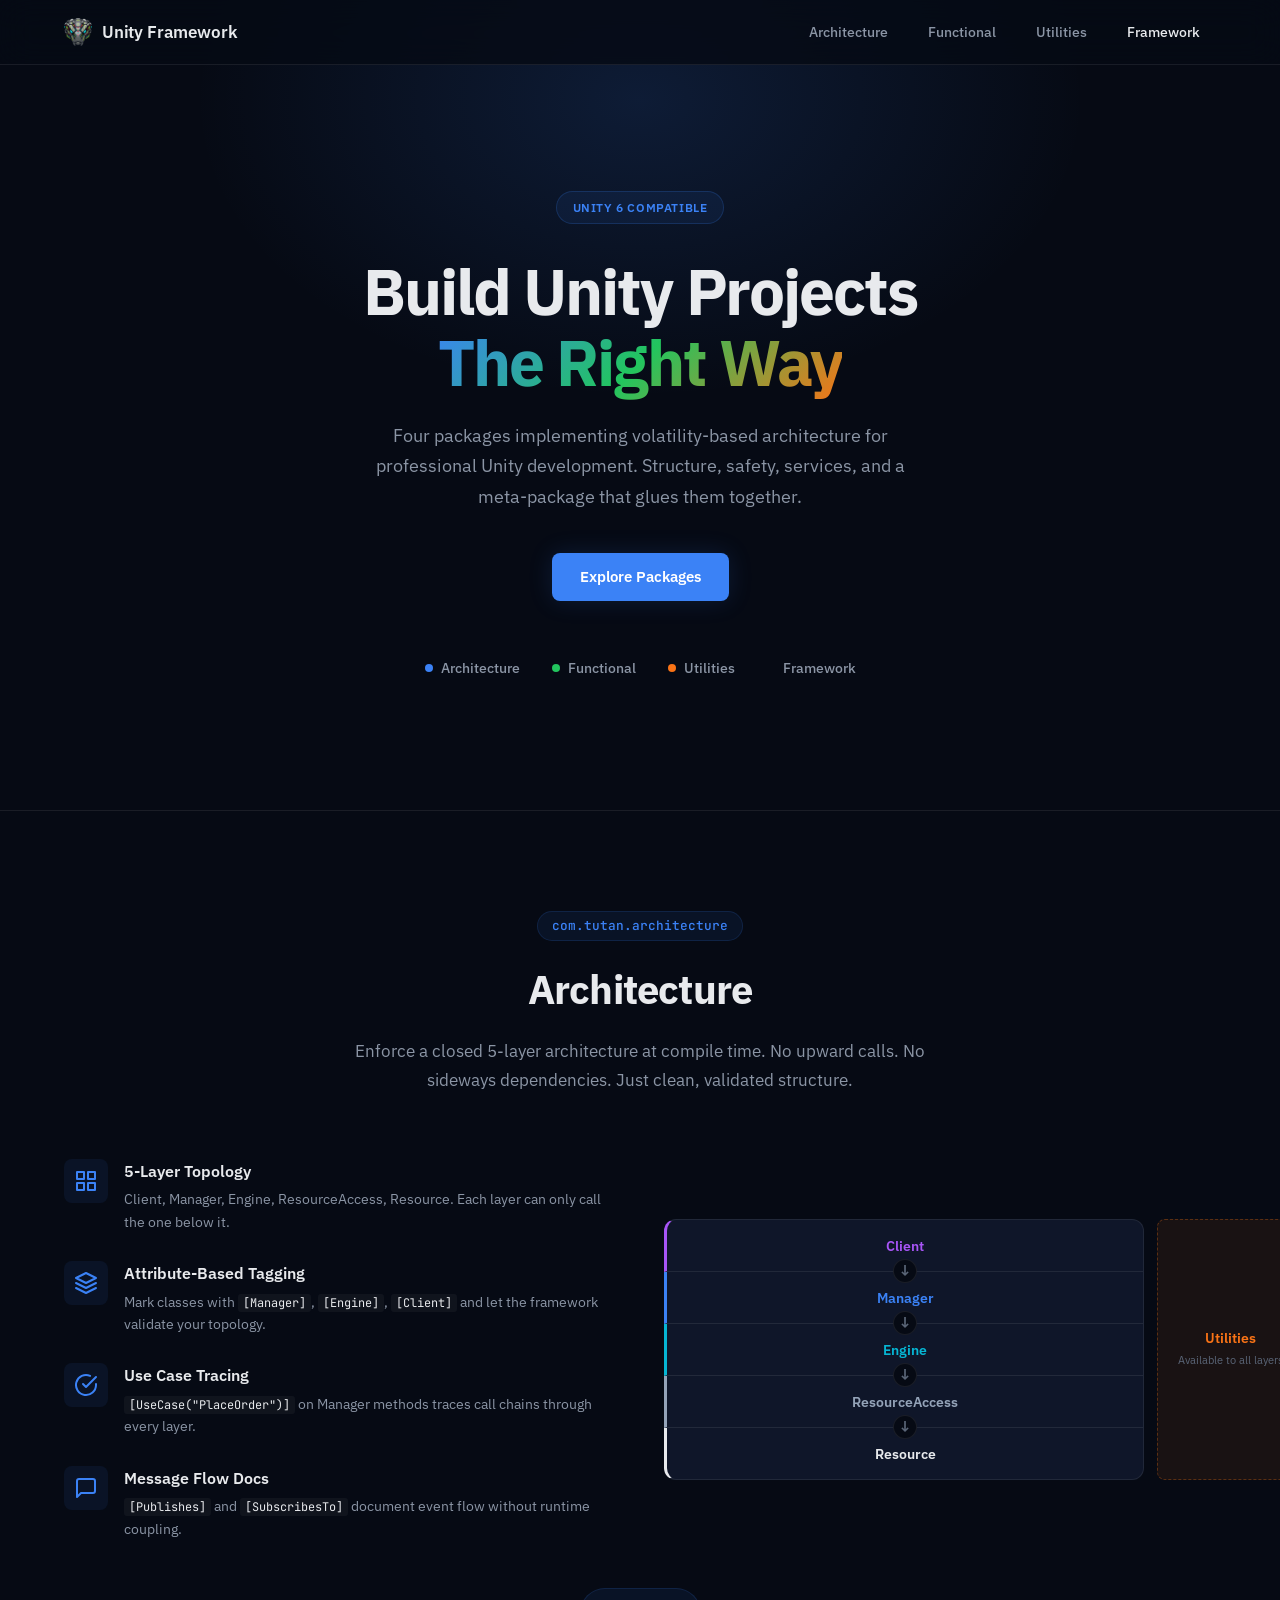
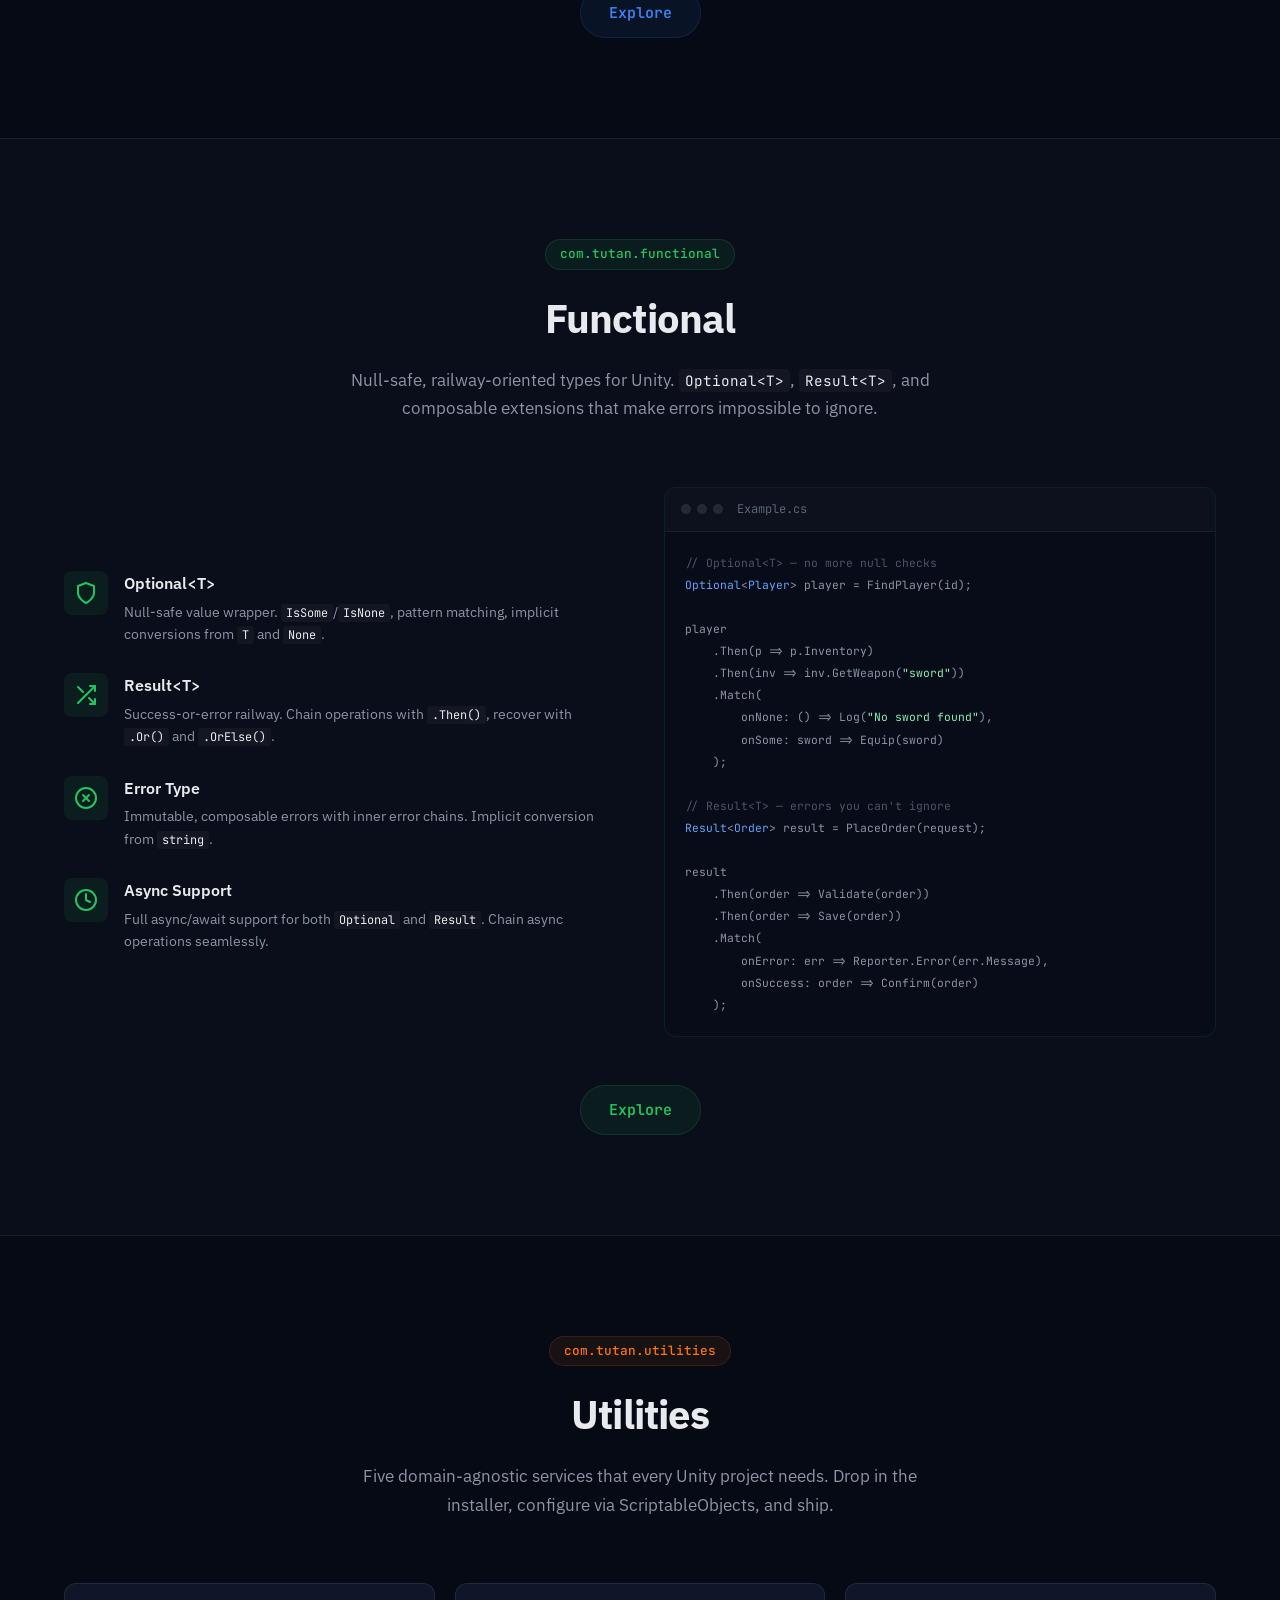
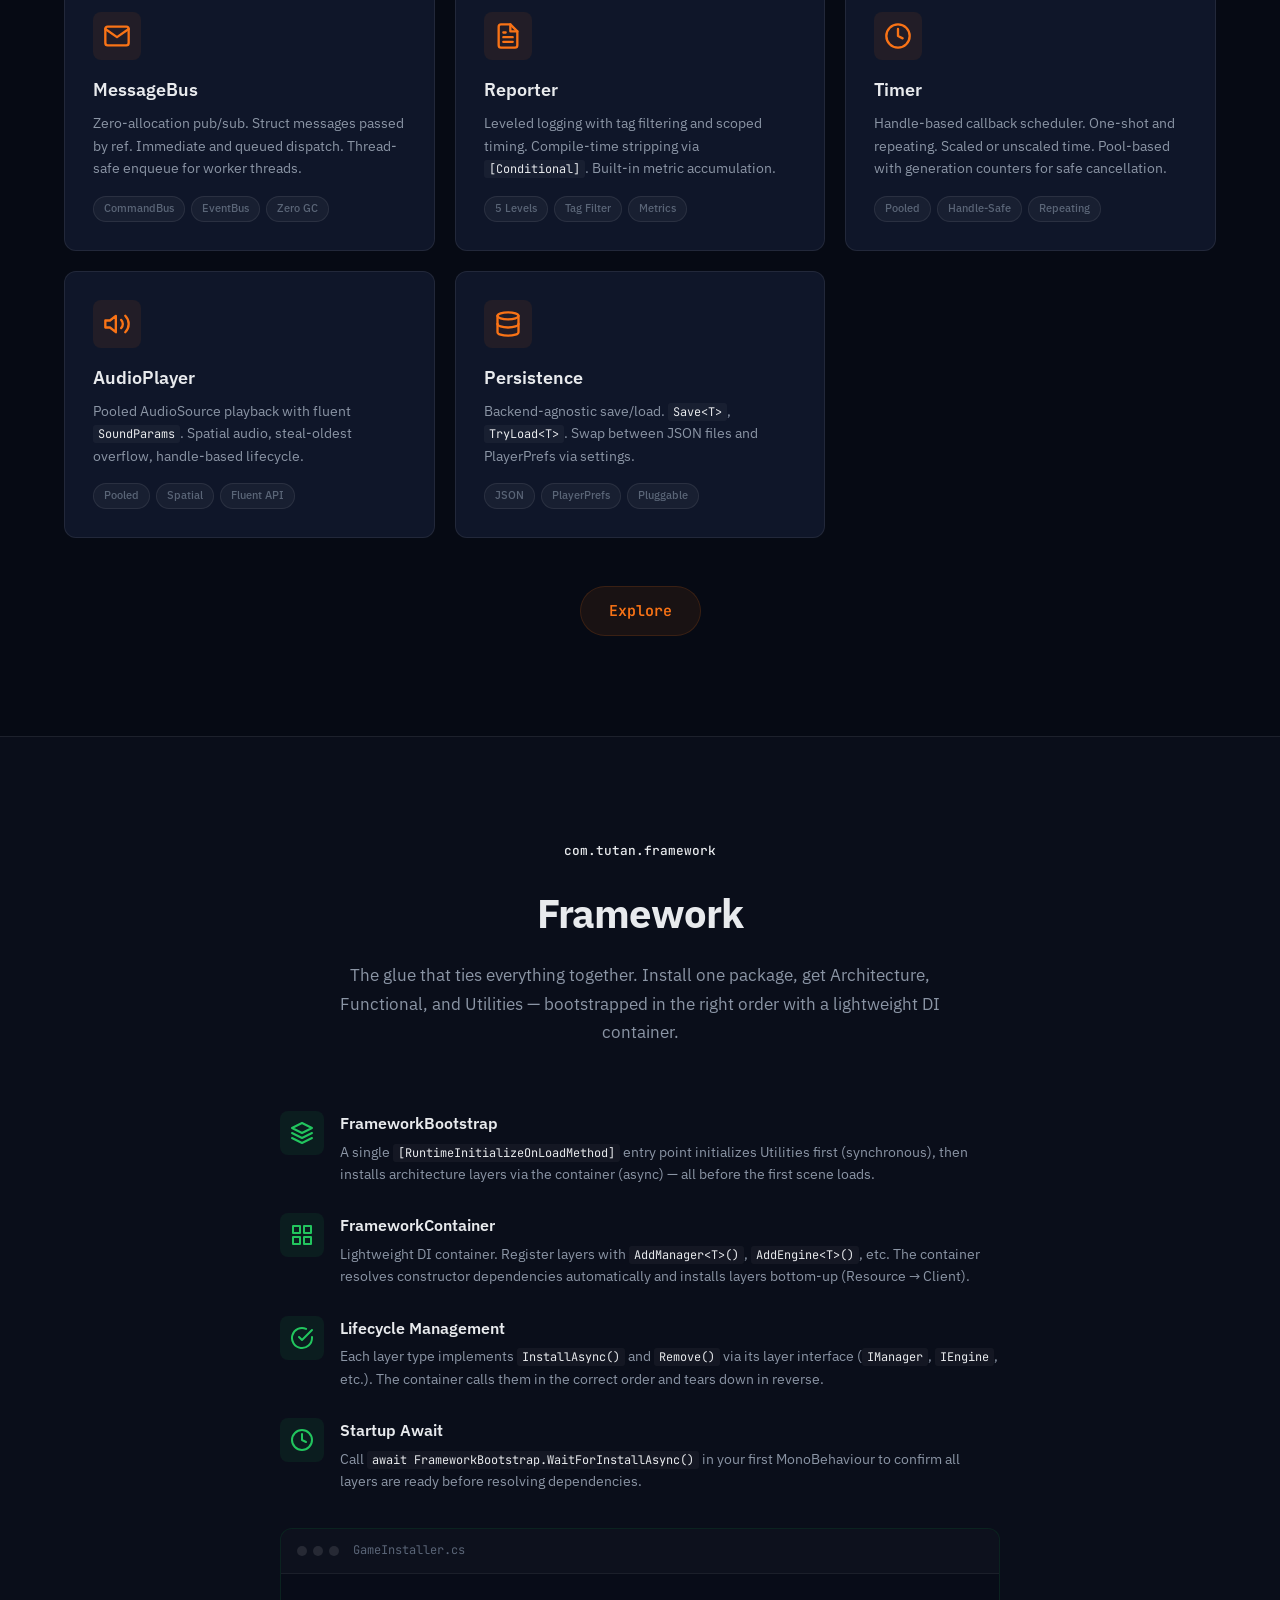
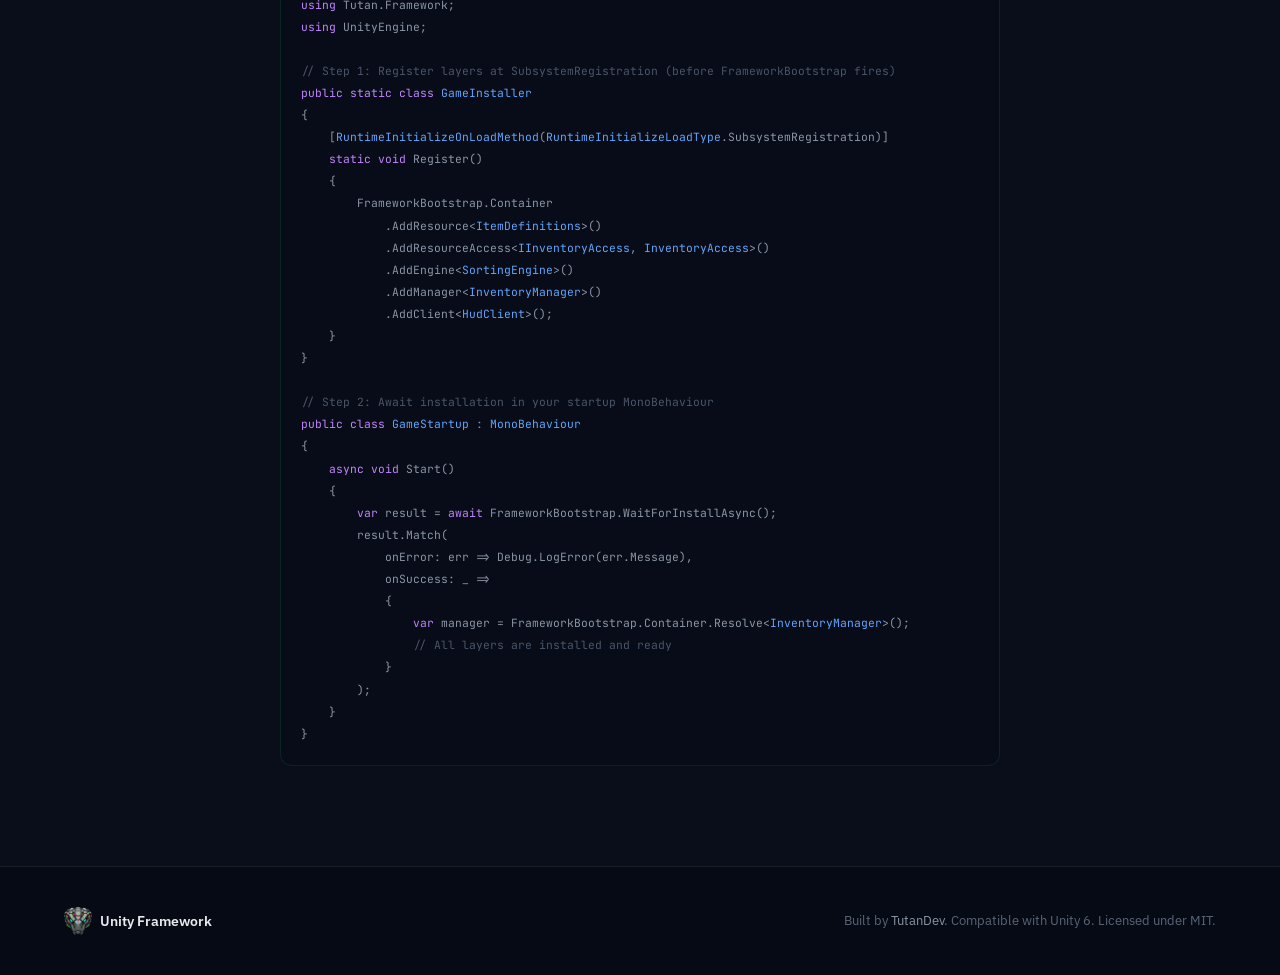
<file: index.html>
<!DOCTYPE html>
<html lang="en">
<head>
  <meta charset="UTF-8">
  <meta name="viewport" content="width=device-width, initial-scale=1.0">
  <title>Unity Framework - Professional Unity Packages</title>
  <meta name="description" content="Three Unity packages for building professional projects using volatility-based architecture. Architecture enforcement, functional primitives, and infrastructure utilities.">
  <link rel="preconnect" href="https://fonts.googleapis.com">
  <link rel="preconnect" href="https://fonts.gstatic.com" crossorigin>
  <link href="https://fonts.googleapis.com/css2?family=IBM+Plex+Sans:wght@300;400;500;600;700&family=JetBrains+Mono:wght@400;500;600&display=swap" rel="stylesheet">
  <link rel="stylesheet" href="src/styles.css">
  <link rel="icon" type="image/x-icon" href="assets/favicon/favicon.ico">
  <link rel="icon" type="image/png" sizes="32x32" href="assets/favicon/favicon-32x32.png">
  <link rel="icon" type="image/png" sizes="16x16" href="assets/favicon/favicon-16x16.png">
  <link rel="apple-touch-icon" sizes="180x180" href="assets/favicon/apple-touch-icon.png">
  <link rel="manifest" href="assets/favicon/site.webmanifest">
</head>
<body>

  <!-- Navigation -->
  <nav class="nav" id="nav">
    <div class="nav-inner">
      <a href="#hero" class="nav-logo">
        <img src="assets/favicon/favicon-32x32.png" alt="" class="nav-logo-icon" aria-hidden="true">
        Unity Framework
      </a>
      <div class="nav-links">
        <a href="#architecture" class="nav-link">Architecture</a>
        <a href="#functional" class="nav-link">Functional</a>
        <a href="#utilities" class="nav-link">Utilities</a>
        <a href="#framework" class="nav-link">Framework</a>
      </div>
      <button class="nav-toggle" id="nav-toggle" aria-label="Toggle navigation menu" aria-expanded="false">
        <span></span><span></span><span></span>
      </button>
    </div>
  </nav>

  <!-- Hero -->
  <header class="hero" id="hero">
    <div class="hero-glow" aria-hidden="true"></div>
    <div class="container hero-content">
      <div class="hero-badge">Unity 6 Compatible</div>
      <h1 class="hero-title">
        Build Unity Projects<br>
        <span class="hero-title-accent">The Right Way</span>
      </h1>
      <p class="hero-subtitle">
        Four packages implementing volatility-based architecture for professional Unity development.
        Structure, safety, services, and a meta-package that glues them together.
      </p>
      <div class="hero-actions">
        <a href="#architecture" class="btn btn--primary">Explore Packages</a>
      </div>
      <div class="hero-packages">
        <a href="#architecture" class="hero-package hero-package--arch">
          <span class="hero-package-dot" aria-hidden="true"></span>
          Architecture
        </a>
        <a href="#functional" class="hero-package hero-package--func">
          <span class="hero-package-dot" aria-hidden="true"></span>
          Functional
        </a>
        <a href="#utilities" class="hero-package hero-package--util">
          <span class="hero-package-dot" aria-hidden="true"></span>
          Utilities
        </a>
        <a href="#framework" class="hero-package hero-package--framework">
          <span class="hero-package-dot" aria-hidden="true"></span>
          Framework
        </a>
      </div>
    </div>
  </header>

  <!-- Architecture Package -->
  <section class="package" id="architecture">
    <div class="container">
      <div class="package-header">
        <span class="package-label package-label--arch">com.tutan.architecture</span>
        <h2 class="package-title">Architecture</h2>
        <p class="package-desc">
          Enforce a closed 5-layer architecture at compile time.
          No upward calls. No sideways dependencies. Just clean, validated structure.
        </p>
      </div>
      <div class="arch-layout">
        <div class="feature-list">
          <div class="feature">
            <div class="feature-icon feature-icon--arch" aria-hidden="true">
              <svg width="24" height="24" viewBox="0 0 24 24" fill="none" stroke="currentColor" stroke-width="2" stroke-linecap="round" stroke-linejoin="round"><rect x="3" y="3" width="7" height="7"/><rect x="14" y="3" width="7" height="7"/><rect x="3" y="14" width="7" height="7"/><rect x="14" y="14" width="7" height="7"/></svg>
            </div>
            <div>
              <h3 class="feature-name">5-Layer Topology</h3>
              <p class="feature-desc">Client, Manager, Engine, ResourceAccess, Resource. Each layer can only call the one below it.</p>
            </div>
          </div>
          <div class="feature">
            <div class="feature-icon feature-icon--arch" aria-hidden="true">
              <svg width="24" height="24" viewBox="0 0 24 24" fill="none" stroke="currentColor" stroke-width="2" stroke-linecap="round" stroke-linejoin="round"><path d="M12 2L2 7l10 5 10-5-10-5z"/><path d="M2 17l10 5 10-5"/><path d="M2 12l10 5 10-5"/></svg>
            </div>
            <div>
              <h3 class="feature-name">Attribute-Based Tagging</h3>
              <p class="feature-desc">Mark classes with <code>[Manager]</code>, <code>[Engine]</code>, <code>[Client]</code> and let the framework validate your topology.</p>
            </div>
          </div>
          <div class="feature">
            <div class="feature-icon feature-icon--arch" aria-hidden="true">
              <svg width="24" height="24" viewBox="0 0 24 24" fill="none" stroke="currentColor" stroke-width="2" stroke-linecap="round" stroke-linejoin="round"><path d="M22 11.08V12a10 10 0 11-5.93-9.14"/><polyline points="22 4 12 14.01 9 11.01"/></svg>
            </div>
            <div>
              <h3 class="feature-name">Use Case Tracing</h3>
              <p class="feature-desc"><code>[UseCase("PlaceOrder")]</code> on Manager methods traces call chains through every layer.</p>
            </div>
          </div>
          <div class="feature">
            <div class="feature-icon feature-icon--arch" aria-hidden="true">
              <svg width="24" height="24" viewBox="0 0 24 24" fill="none" stroke="currentColor" stroke-width="2" stroke-linecap="round" stroke-linejoin="round"><path d="M21 15a2 2 0 01-2 2H7l-4 4V5a2 2 0 012-2h14a2 2 0 012 2z"/></svg>
            </div>
            <div>
              <h3 class="feature-name">Message Flow Docs</h3>
              <p class="feature-desc"><code>[Publishes]</code> and <code>[SubscribesTo]</code> document event flow without runtime coupling.</p>
            </div>
          </div>
        </div>

        <!-- Layer Diagram -->
      <div class="layer-diagram" aria-label="Architecture layer diagram showing the 5 layers">
        <div class="layer layer--client">
          <span class="layer-name">Client</span>
          <span class="layer-arrow" aria-hidden="true">&#8595;</span>
        </div>
        <div class="layer layer--manager">
          <span class="layer-name">Manager</span>
          <span class="layer-arrow" aria-hidden="true">&#8595;</span>
        </div>
        <div class="layer layer--engine">
          <span class="layer-name">Engine</span>
          <span class="layer-arrow" aria-hidden="true">&#8595;</span>
        </div>
        <div class="layer layer--access">
          <span class="layer-name">ResourceAccess</span>
          <span class="layer-arrow" aria-hidden="true">&#8595;</span>
        </div>
        <div class="layer layer--resource">
          <span class="layer-name">Resource</span>
        </div>
        <div class="layer-sidebar">
          <span class="layer-sidebar-label">Utilities</span>
          <span class="layer-sidebar-note">Available to all layers</span>
        </div>
      </div>
      </div>
      <div style="text-align:center;margin-top:48px">
        <a href="architecture.html" class="btn btn--cta btn--cta--arch">Explore</a>
      </div>
    </div>
  </section>

  <!-- Functional Package -->
  <section class="package package--alt" id="functional">
    <div class="container">
      <div class="package-header">
        <span class="package-label package-label--func">com.tutan.functional</span>
        <h2 class="package-title">Functional</h2>
        <p class="package-desc">
          Null-safe, railway-oriented types for Unity.
          <code>Optional&lt;T&gt;</code>, <code>Result&lt;T&gt;</code>, and composable extensions that make errors impossible to ignore.
        </p>
      </div>
      <div class="package-grid package-grid--reverse">
        <div class="code-card code-card--func">
          <div class="code-card-header">
            <span class="code-card-dot" aria-hidden="true"></span>
            <span class="code-card-dot" aria-hidden="true"></span>
            <span class="code-card-dot" aria-hidden="true"></span>
            <span class="code-card-file">Example.cs</span>
          </div>
<pre class="code-block"><code><span class="cmt">// Optional&lt;T&gt; — no more null checks</span>
<span class="type">Optional</span>&lt;<span class="type">Player</span>&gt; player = FindPlayer(id);

player
    .Then(p => p.Inventory)
    .Then(inv => inv.GetWeapon(<span class="str">"sword"</span>))
    .Match(
        onNone: () => Log(<span class="str">"No sword found"</span>),
        onSome: sword => Equip(sword)
    );

<span class="cmt">// Result&lt;T&gt; — errors you can't ignore</span>
<span class="type">Result</span>&lt;<span class="type">Order</span>&gt; result = PlaceOrder(request);

result
    .Then(order => Validate(order))
    .Then(order => Save(order))
    .Match(
        onError: err => Reporter.Error(err.Message),
        onSuccess: order => Confirm(order)
    );</code></pre>
        </div>
        <div class="feature-list">
          <div class="feature">
            <div class="feature-icon feature-icon--func" aria-hidden="true">
              <svg width="24" height="24" viewBox="0 0 24 24" fill="none" stroke="currentColor" stroke-width="2" stroke-linecap="round" stroke-linejoin="round"><path d="M12 22s8-4 8-10V5l-8-3-8 3v7c0 6 8 10 8 10z"/></svg>
            </div>
            <div>
              <h3 class="feature-name">Optional&lt;T&gt;</h3>
              <p class="feature-desc">Null-safe value wrapper. <code>IsSome</code>/<code>IsNone</code>, pattern matching, implicit conversions from <code>T</code> and <code>None</code>.</p>
            </div>
          </div>
          <div class="feature">
            <div class="feature-icon feature-icon--func" aria-hidden="true">
              <svg width="24" height="24" viewBox="0 0 24 24" fill="none" stroke="currentColor" stroke-width="2" stroke-linecap="round" stroke-linejoin="round"><polyline points="16 3 21 3 21 8"/><line x1="4" y1="20" x2="21" y2="3"/><polyline points="21 16 21 21 16 21"/><line x1="15" y1="15" x2="21" y2="21"/><line x1="4" y1="4" x2="9" y2="9"/></svg>
            </div>
            <div>
              <h3 class="feature-name">Result&lt;T&gt;</h3>
              <p class="feature-desc">Success-or-error railway. Chain operations with <code>.Then()</code>, recover with <code>.Or()</code> and <code>.OrElse()</code>.</p>
            </div>
          </div>
          <div class="feature">
            <div class="feature-icon feature-icon--func" aria-hidden="true">
              <svg width="24" height="24" viewBox="0 0 24 24" fill="none" stroke="currentColor" stroke-width="2" stroke-linecap="round" stroke-linejoin="round"><circle cx="12" cy="12" r="10"/><line x1="15" y1="9" x2="9" y2="15"/><line x1="9" y1="9" x2="15" y2="15"/></svg>
            </div>
            <div>
              <h3 class="feature-name">Error Type</h3>
              <p class="feature-desc">Immutable, composable errors with inner error chains. Implicit conversion from <code>string</code>.</p>
            </div>
          </div>
          <div class="feature">
            <div class="feature-icon feature-icon--func" aria-hidden="true">
              <svg width="24" height="24" viewBox="0 0 24 24" fill="none" stroke="currentColor" stroke-width="2" stroke-linecap="round" stroke-linejoin="round"><circle cx="12" cy="12" r="10"/><polyline points="12 6 12 12 16 14"/></svg>
            </div>
            <div>
              <h3 class="feature-name">Async Support</h3>
              <p class="feature-desc">Full async/await support for both <code>Optional</code> and <code>Result</code>. Chain async operations seamlessly.</p>
            </div>
          </div>
        </div>
      </div>
      <div style="text-align:center;margin-top:48px">
        <a href="functional.html" class="btn btn--cta btn--cta--func">Explore</a>
      </div>
    </div>
  </section>

  <!-- Utilities Package -->
  <section class="package" id="utilities">
    <div class="container">
      <div class="package-header">
        <span class="package-label package-label--util">com.tutan.utilities</span>
        <h2 class="package-title">Utilities</h2>
        <p class="package-desc">
          Five domain-agnostic services that every Unity project needs.
          Drop in the installer, configure via ScriptableObjects, and ship.
        </p>
      </div>

      <div class="util-grid">
        <!-- MessageBus -->
        <div class="util-card">
          <div class="util-card-icon util-card-icon--util" aria-hidden="true">
            <svg width="28" height="28" viewBox="0 0 24 24" fill="none" stroke="currentColor" stroke-width="2" stroke-linecap="round" stroke-linejoin="round"><path d="M4 4h16c1.1 0 2 .9 2 2v12c0 1.1-.9 2-2 2H4c-1.1 0-2-.9-2-2V6c0-1.1.9-2 2-2z"/><polyline points="22,6 12,13 2,6"/></svg>
          </div>
          <h3 class="util-card-title">MessageBus</h3>
          <p class="util-card-desc">Zero-allocation pub/sub. Struct messages passed by ref. Immediate and queued dispatch. Thread-safe enqueue for worker threads.</p>
          <div class="util-card-tags">
            <span class="tag">CommandBus</span>
            <span class="tag">EventBus</span>
            <span class="tag">Zero GC</span>
          </div>
        </div>

        <!-- Reporter -->
        <div class="util-card">
          <div class="util-card-icon util-card-icon--util" aria-hidden="true">
            <svg width="28" height="28" viewBox="0 0 24 24" fill="none" stroke="currentColor" stroke-width="2" stroke-linecap="round" stroke-linejoin="round"><path d="M14 2H6a2 2 0 00-2 2v16a2 2 0 002 2h12a2 2 0 002-2V8z"/><polyline points="14 2 14 8 20 8"/><line x1="16" y1="13" x2="8" y2="13"/><line x1="16" y1="17" x2="8" y2="17"/><polyline points="10 9 9 9 8 9"/></svg>
          </div>
          <h3 class="util-card-title">Reporter</h3>
          <p class="util-card-desc">Leveled logging with tag filtering and scoped timing. Compile-time stripping via <code>[Conditional]</code>. Built-in metric accumulation.</p>
          <div class="util-card-tags">
            <span class="tag">5 Levels</span>
            <span class="tag">Tag Filter</span>
            <span class="tag">Metrics</span>
          </div>
        </div>

        <!-- Timer -->
        <div class="util-card">
          <div class="util-card-icon util-card-icon--util" aria-hidden="true">
            <svg width="28" height="28" viewBox="0 0 24 24" fill="none" stroke="currentColor" stroke-width="2" stroke-linecap="round" stroke-linejoin="round"><circle cx="12" cy="12" r="10"/><polyline points="12 6 12 12 16 14"/></svg>
          </div>
          <h3 class="util-card-title">Timer</h3>
          <p class="util-card-desc">Handle-based callback scheduler. One-shot and repeating. Scaled or unscaled time. Pool-based with generation counters for safe cancellation.</p>
          <div class="util-card-tags">
            <span class="tag">Pooled</span>
            <span class="tag">Handle-Safe</span>
            <span class="tag">Repeating</span>
          </div>
        </div>

        <!-- AudioPlayer -->
        <div class="util-card">
          <div class="util-card-icon util-card-icon--util" aria-hidden="true">
            <svg width="28" height="28" viewBox="0 0 24 24" fill="none" stroke="currentColor" stroke-width="2" stroke-linecap="round" stroke-linejoin="round"><polygon points="11 5 6 9 2 9 2 15 6 15 11 19 11 5"/><path d="M19.07 4.93a10 10 0 010 14.14"/><path d="M15.54 8.46a5 5 0 010 7.07"/></svg>
          </div>
          <h3 class="util-card-title">AudioPlayer</h3>
          <p class="util-card-desc">Pooled AudioSource playback with fluent <code>SoundParams</code>. Spatial audio, steal-oldest overflow, handle-based lifecycle.</p>
          <div class="util-card-tags">
            <span class="tag">Pooled</span>
            <span class="tag">Spatial</span>
            <span class="tag">Fluent API</span>
          </div>
        </div>

        <!-- Persistence -->
        <div class="util-card">
          <div class="util-card-icon util-card-icon--util" aria-hidden="true">
            <svg width="28" height="28" viewBox="0 0 24 24" fill="none" stroke="currentColor" stroke-width="2" stroke-linecap="round" stroke-linejoin="round"><ellipse cx="12" cy="5" rx="9" ry="3"/><path d="M21 12c0 1.66-4 3-9 3s-9-1.34-9-3"/><path d="M3 5v14c0 1.66 4 3 9 3s9-1.34 9-3V5"/></svg>
          </div>
          <h3 class="util-card-title">Persistence</h3>
          <p class="util-card-desc">Backend-agnostic save/load. <code>Save&lt;T&gt;</code>, <code>TryLoad&lt;T&gt;</code>. Swap between JSON files and PlayerPrefs via settings.</p>
          <div class="util-card-tags">
            <span class="tag">JSON</span>
            <span class="tag">PlayerPrefs</span>
            <span class="tag">Pluggable</span>
          </div>
        </div>
      </div>
      <div style="text-align:center;margin-top:48px">
        <a href="utilities.html" class="btn btn--cta btn--cta--util">Explore</a>
      </div>
    </div>
  </section>

  <!-- Framework Meta-Package -->
  <section class="package package--alt" id="framework">
    <div class="container">
      <div class="package-header">
        <span class="package-label package-label--framework">com.tutan.framework</span>
        <h2 class="package-title">Framework</h2>
        <p class="package-desc">
          The glue that ties everything together. Install one package, get Architecture, Functional, and Utilities — bootstrapped in the right order with a lightweight DI container.
        </p>
      </div>

      <div class="feature-list" style="max-width:720px;margin:0 auto">
        <div class="feature">
          <div class="feature-icon feature-icon--func" aria-hidden="true">
            <svg width="24" height="24" viewBox="0 0 24 24" fill="none" stroke="currentColor" stroke-width="2" stroke-linecap="round" stroke-linejoin="round"><path d="M12 2L2 7l10 5 10-5-10-5z"/><path d="M2 17l10 5 10-5"/><path d="M2 12l10 5 10-5"/></svg>
          </div>
          <div>
            <h3 class="feature-name">FrameworkBootstrap</h3>
            <p class="feature-desc">A single <code>[RuntimeInitializeOnLoadMethod]</code> entry point initializes Utilities first (synchronous), then installs architecture layers via the container (async) — all before the first scene loads.</p>
          </div>
        </div>
        <div class="feature">
          <div class="feature-icon feature-icon--func" aria-hidden="true">
            <svg width="24" height="24" viewBox="0 0 24 24" fill="none" stroke="currentColor" stroke-width="2" stroke-linecap="round" stroke-linejoin="round"><rect x="3" y="3" width="7" height="7"/><rect x="14" y="3" width="7" height="7"/><rect x="3" y="14" width="7" height="7"/><rect x="14" y="14" width="7" height="7"/></svg>
          </div>
          <div>
            <h3 class="feature-name">FrameworkContainer</h3>
            <p class="feature-desc">Lightweight DI container. Register layers with <code>AddManager&lt;T&gt;()</code>, <code>AddEngine&lt;T&gt;()</code>, etc. The container resolves constructor dependencies automatically and installs layers bottom-up (Resource → Client).</p>
          </div>
        </div>
        <div class="feature">
          <div class="feature-icon feature-icon--func" aria-hidden="true">
            <svg width="24" height="24" viewBox="0 0 24 24" fill="none" stroke="currentColor" stroke-width="2" stroke-linecap="round" stroke-linejoin="round"><path d="M22 11.08V12a10 10 0 11-5.93-9.14"/><polyline points="22 4 12 14.01 9 11.01"/></svg>
          </div>
          <div>
            <h3 class="feature-name">Lifecycle Management</h3>
            <p class="feature-desc">Each layer type implements <code>InstallAsync()</code> and <code>Remove()</code> via its layer interface (<code>IManager</code>, <code>IEngine</code>, etc.). The container calls them in the correct order and tears down in reverse.</p>
          </div>
        </div>
        <div class="feature">
          <div class="feature-icon feature-icon--func" aria-hidden="true">
            <svg width="24" height="24" viewBox="0 0 24 24" fill="none" stroke="currentColor" stroke-width="2" stroke-linecap="round" stroke-linejoin="round"><circle cx="12" cy="12" r="10"/><polyline points="12 6 12 12 16 14"/></svg>
          </div>
          <div>
            <h3 class="feature-name">Startup Await</h3>
            <p class="feature-desc">Call <code>await FrameworkBootstrap.WaitForInstallAsync()</code> in your first MonoBehaviour to confirm all layers are ready before resolving dependencies.</p>
          </div>
        </div>
      </div>

      <div class="code-card code-card--func" style="max-width:720px;margin:36px auto 0">
        <div class="code-card-header">
          <span class="code-card-dot" aria-hidden="true"></span>
          <span class="code-card-dot" aria-hidden="true"></span>
          <span class="code-card-dot" aria-hidden="true"></span>
          <span class="code-card-file">GameInstaller.cs</span>
        </div>
<pre class="code-block"><code><span class="kw">using</span> Tutan.Framework;
<span class="kw">using</span> UnityEngine;

<span class="cmt">// Step 1: Register layers at SubsystemRegistration (before FrameworkBootstrap fires)</span>
<span class="kw">public static class</span> <span class="type">GameInstaller</span>
{
    [<span class="type">RuntimeInitializeOnLoadMethod</span>(<span class="type">RuntimeInitializeLoadType</span>.SubsystemRegistration)]
    <span class="kw">static void</span> Register()
    {
        FrameworkBootstrap.Container
            .AddResource&lt;<span class="type">ItemDefinitions</span>&gt;()
            .AddResourceAccess&lt;<span class="type">IInventoryAccess</span>, <span class="type">InventoryAccess</span>&gt;()
            .AddEngine&lt;<span class="type">SortingEngine</span>&gt;()
            .AddManager&lt;<span class="type">InventoryManager</span>&gt;()
            .AddClient&lt;<span class="type">HudClient</span>&gt;();
    }
}

<span class="cmt">// Step 2: Await installation in your startup MonoBehaviour</span>
<span class="kw">public class</span> <span class="type">GameStartup</span> : <span class="type">MonoBehaviour</span>
{
    <span class="kw">async void</span> Start()
    {
        <span class="kw">var</span> result = <span class="kw">await</span> FrameworkBootstrap.WaitForInstallAsync();
        result.Match(
            onError: err => Debug.LogError(err.Message),
            onSuccess: _ =>
            {
                <span class="kw">var</span> manager = FrameworkBootstrap.Container.Resolve&lt;<span class="type">InventoryManager</span>&gt;();
                <span class="cmt">// All layers are installed and ready</span>
            }
        );
    }
}</code></pre>
      </div>
    </div>
  </section>

  <!-- Footer -->
  <footer class="footer">
    <div class="container footer-inner">
      <div class="footer-brand">
        <img src="assets/favicon/favicon-32x32.png" alt="" class="nav-logo-icon" aria-hidden="true">
        <span>Unity Framework</span>
      </div>
      <p class="footer-copy">
        Built by <a href="https://github.com/TutanDev" target="_blank" rel="noopener noreferrer">TutanDev</a>.
        Compatible with Unity 6.
        Licensed under MIT.
      </p>
    </div>
  </footer>

  <script src="src/main.js"></script>
</body>
</html>
</file>
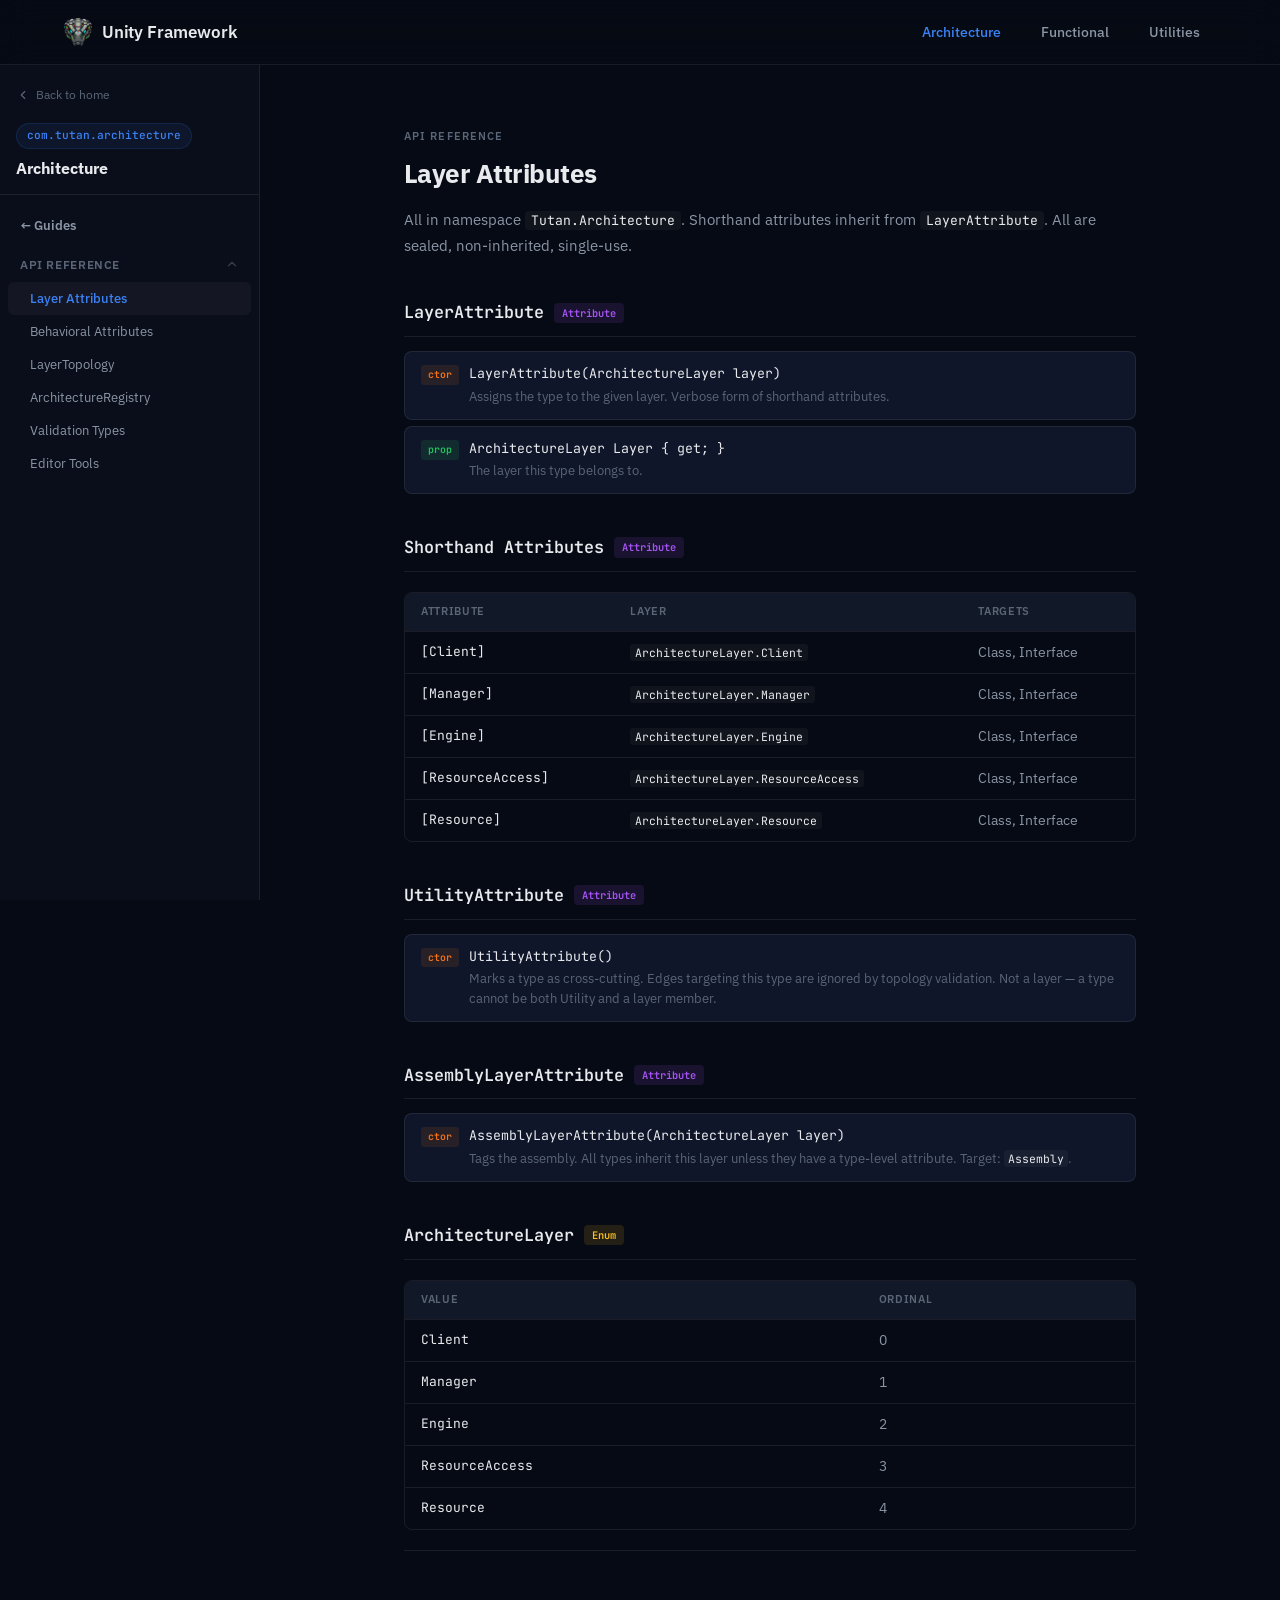
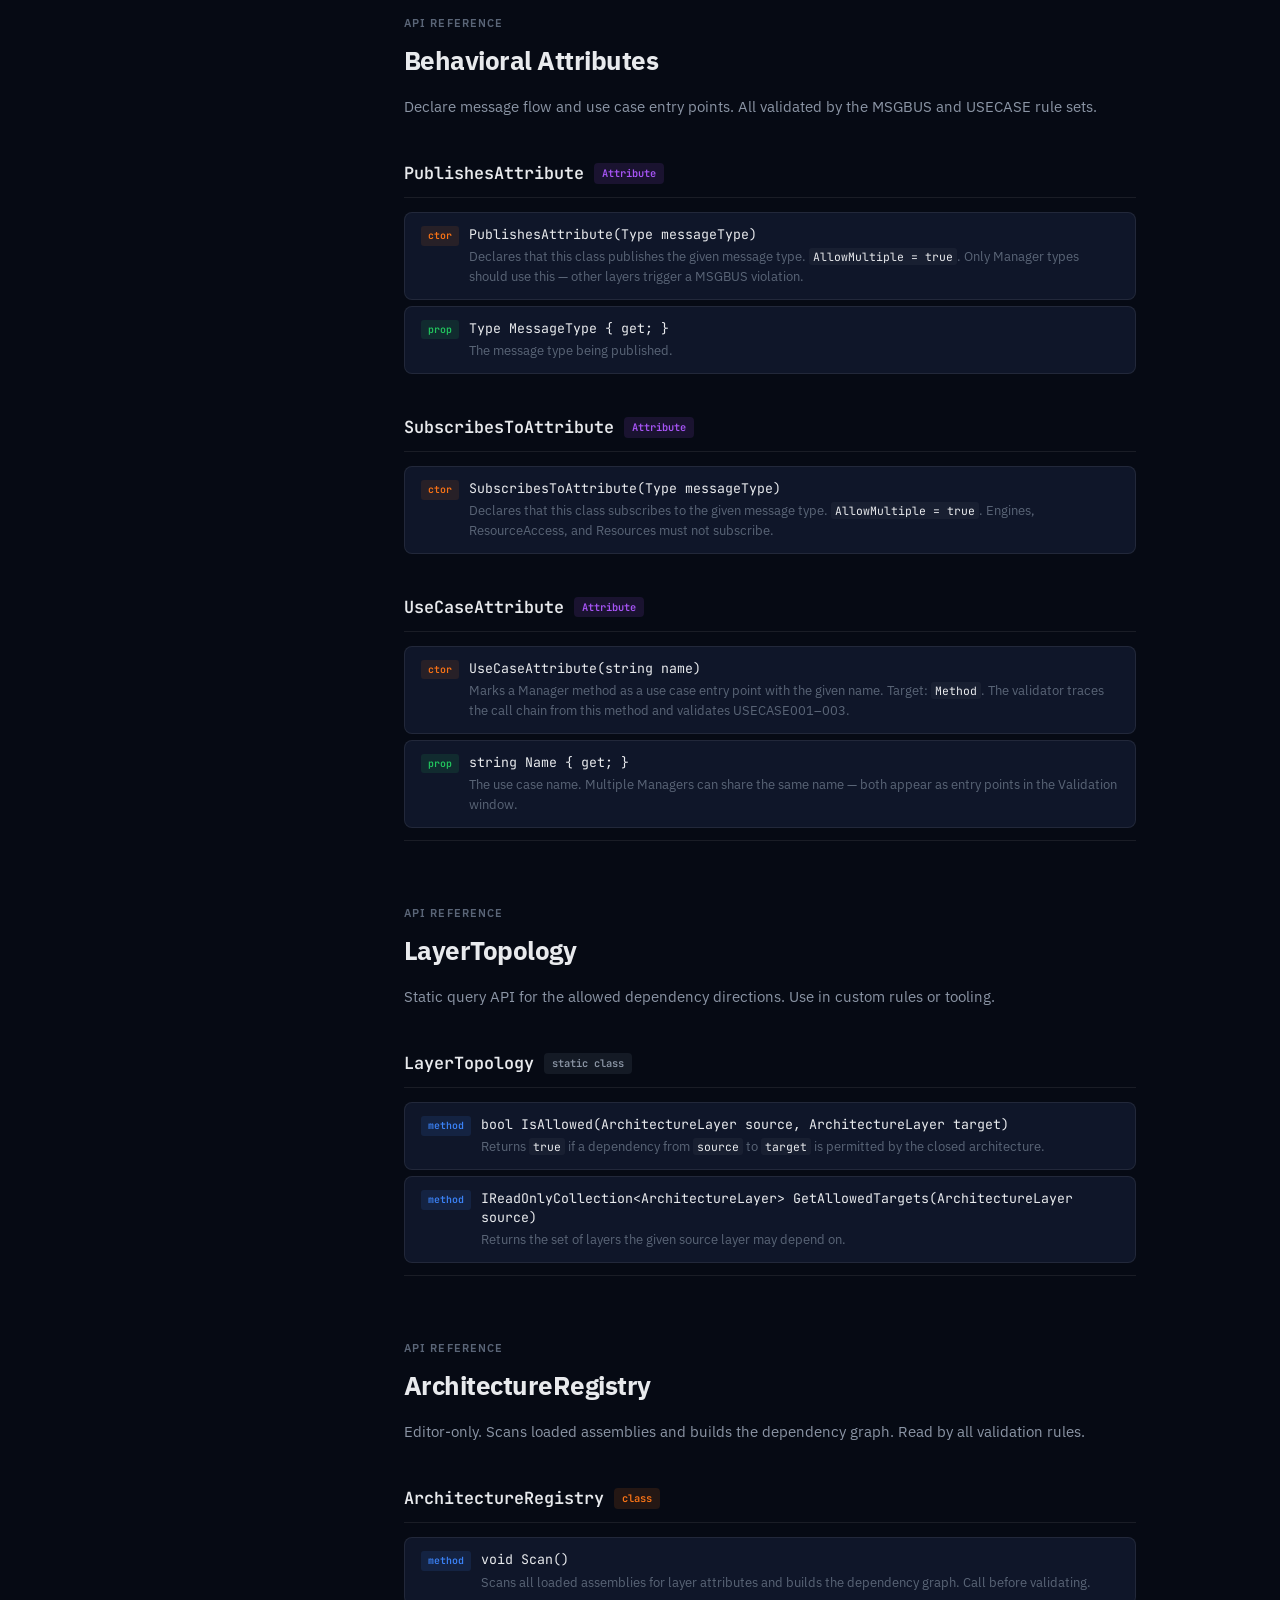
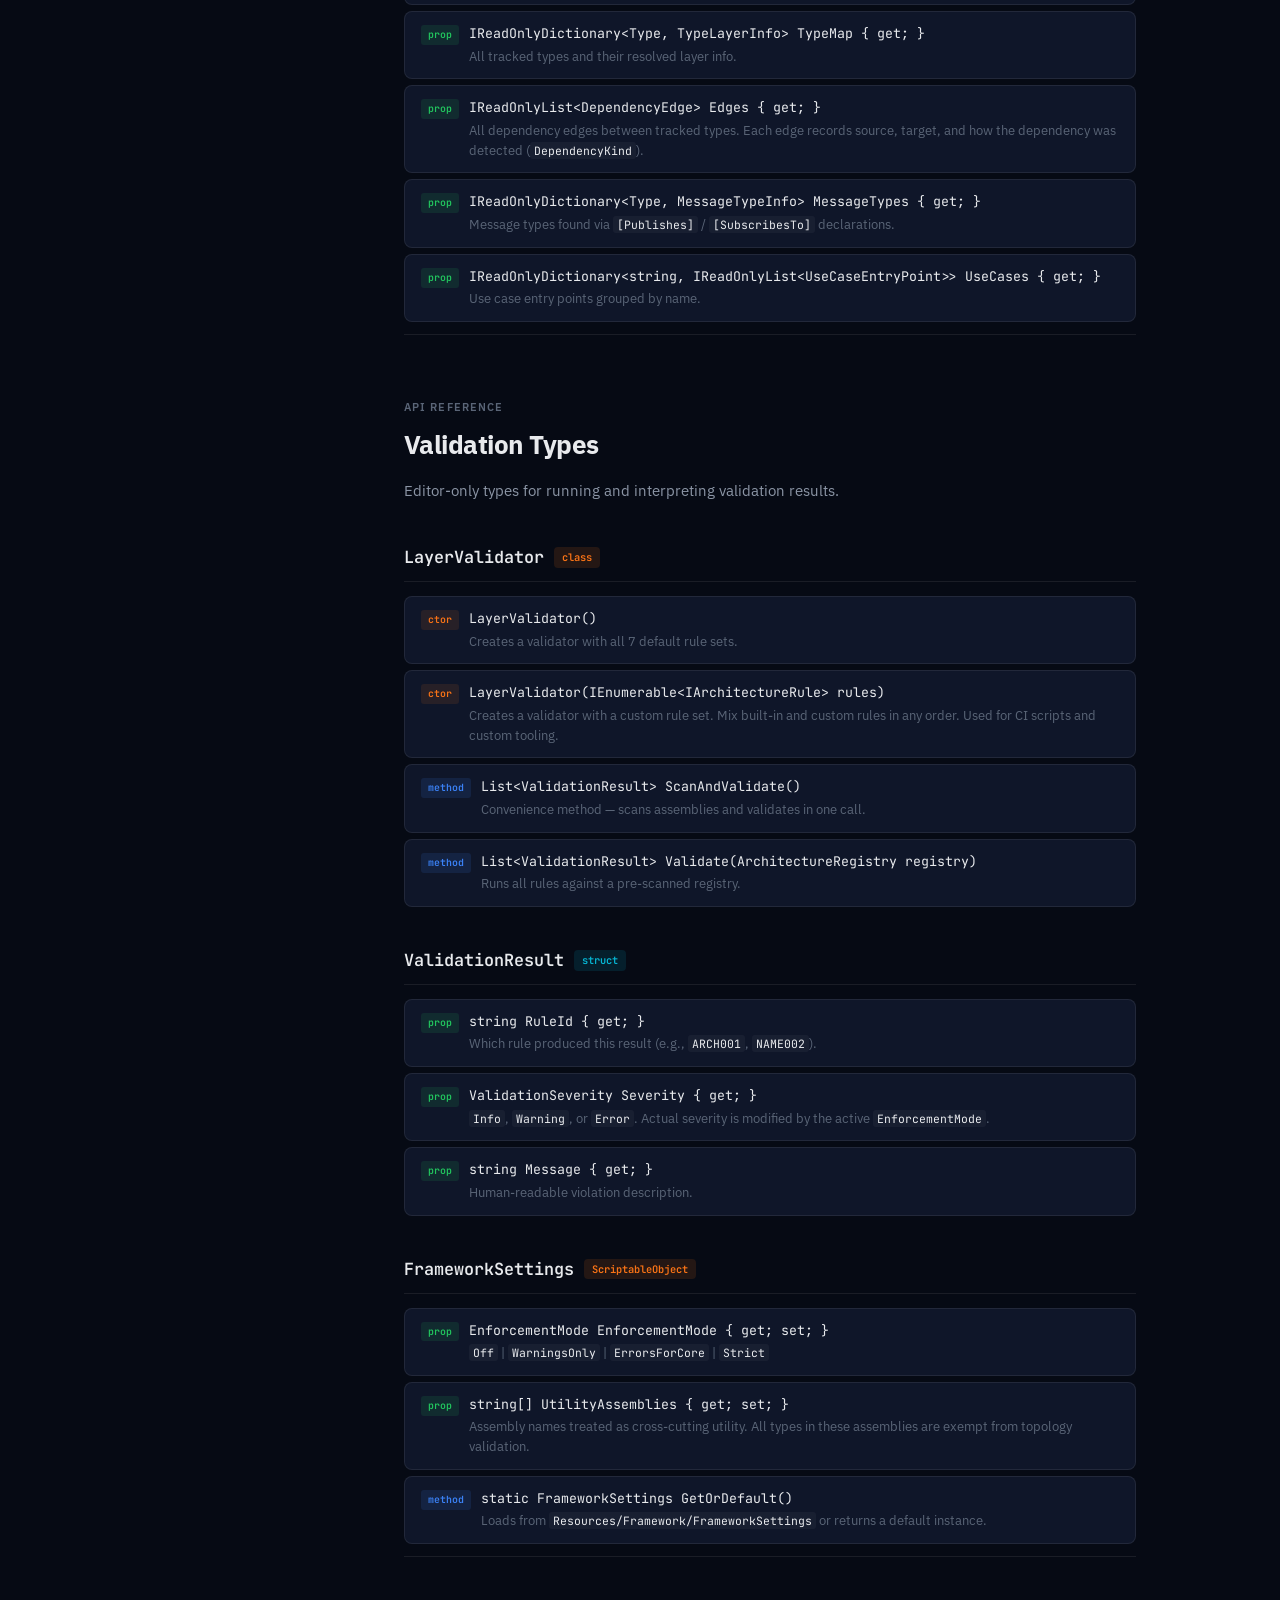
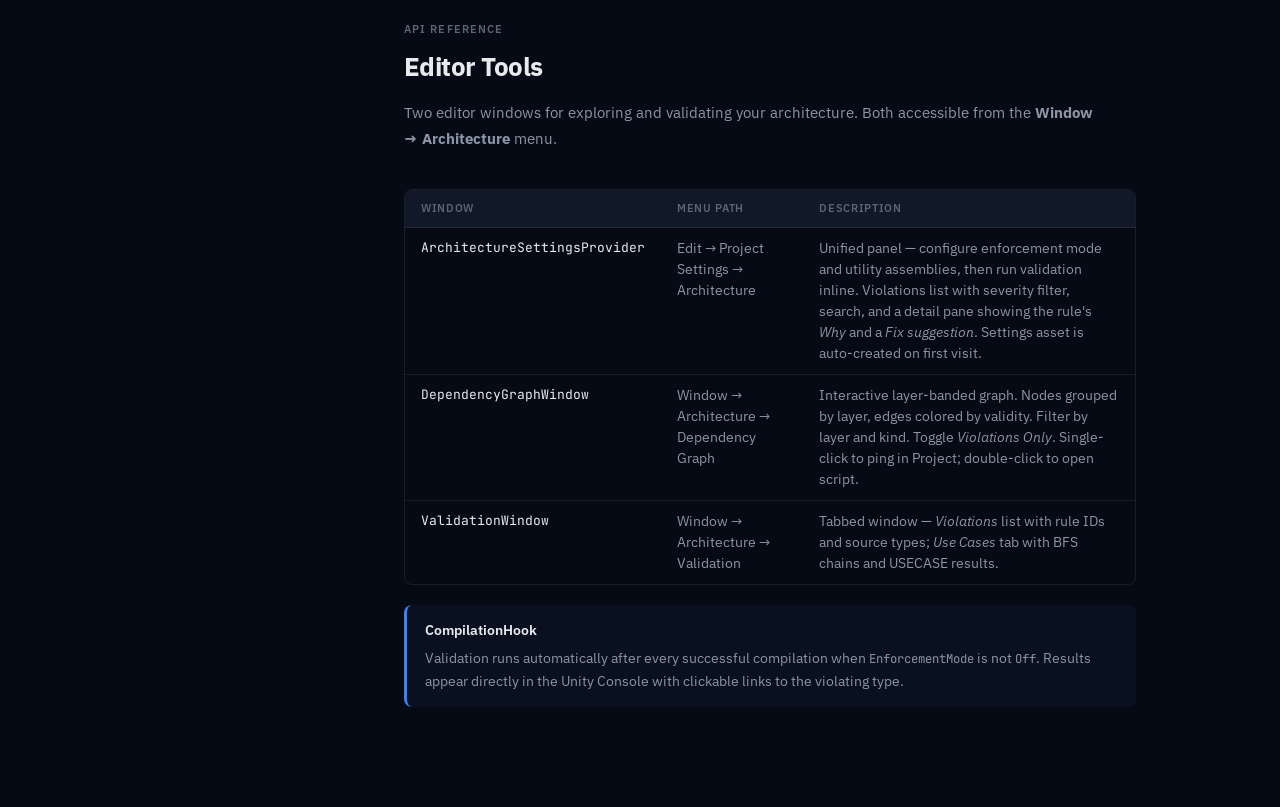
<file: architecture-api.html>
<!DOCTYPE html>
<html lang="en">
<head>
  <meta charset="UTF-8">
  <meta name="viewport" content="width=device-width, initial-scale=1.0">
  <title>Architecture — API Reference — Unity Framework</title>
  <meta name="description" content="UP-Architecture API Reference: complete type and member documentation for layer attributes, validation types, and editor tools.">
  <link rel="preconnect" href="https://fonts.googleapis.com">
  <link rel="preconnect" href="https://fonts.gstatic.com" crossorigin>
  <link href="https://fonts.googleapis.com/css2?family=IBM+Plex+Sans:wght@300;400;500;600;700&family=JetBrains+Mono:wght@400;500;600&display=swap" rel="stylesheet">
  <link rel="stylesheet" href="src/styles.css">
  <link rel="stylesheet" href="src/docs.css">
</head>
<body>

  <!-- Navigation -->
  <nav class="nav" id="nav">
    <div class="nav-inner">
      <a href="index.html" class="nav-logo">
        <img src="assets/favicon/favicon-32x32.png" alt="" class="nav-logo-icon" aria-hidden="true">
        Unity Framework
      </a>
      <div class="nav-links">
        <a href="architecture.html" class="nav-link" style="color:var(--arch-color)">Architecture</a>
        <a href="functional.html" class="nav-link">Functional</a>
        <a href="utilities.html" class="nav-link">Utilities</a>
      </div>
      <button class="nav-toggle" id="nav-toggle" aria-label="Toggle navigation menu" aria-expanded="false">
        <span></span><span></span><span></span>
      </button>
    </div>
  </nav>

  <div class="docs-shell">

    <!-- Sidebar -->
    <aside class="docs-sidebar" aria-label="Documentation navigation">
      <div class="sidebar-header">
        <a href="index.html" class="sidebar-back">
          <svg width="14" height="14" viewBox="0 0 24 24" fill="none" stroke="currentColor" stroke-width="2" stroke-linecap="round" stroke-linejoin="round" aria-hidden="true"><polyline points="15 18 9 12 15 6"/></svg>
          Back to home
        </a>
        <span class="sidebar-pkg-id sidebar-pkg-id--arch">com.tutan.architecture</span>
        <div class="sidebar-pkg-name">Architecture</div>
      </div>
      <nav class="sidebar-nav" aria-label="Page sections">
        <a href="architecture.html" class="sidebar-direct" data-pkg="arch">← Guides</a>

        <div class="sidebar-group open">
          <button class="sidebar-group-btn" aria-expanded="true">
            API Reference
            <svg class="sidebar-chevron" width="14" height="14" viewBox="0 0 24 24" fill="none" stroke="currentColor" stroke-width="2.5" stroke-linecap="round" stroke-linejoin="round" aria-hidden="true"><polyline points="6 9 12 15 18 9"/></svg>
          </button>
          <div class="sidebar-items">
            <a href="#api-layer-attrs" class="sidebar-link" data-pkg="arch">Layer Attributes</a>
            <a href="#api-behavioral-attrs" class="sidebar-link" data-pkg="arch">Behavioral Attributes</a>
            <a href="#api-topology" class="sidebar-link" data-pkg="arch">LayerTopology</a>
            <a href="#api-registry" class="sidebar-link" data-pkg="arch">ArchitectureRegistry</a>
            <a href="#api-validation" class="sidebar-link" data-pkg="arch">Validation Types</a>
            <a href="#api-editor" class="sidebar-link" data-pkg="arch">Editor Tools</a>
          </div>
        </div>
      </nav>
    </aside>

    <!-- Main content -->
    <main class="docs-main">

      <div class="docs-content">

        <!-- ── API: Layer Attributes ── -->
        <section class="docs-section" id="api-layer-attrs">
          <div class="section-eyebrow">API Reference</div>
          <h2 class="section-title">Layer Attributes</h2>
          <p class="section-intro">All in namespace <code>Tutan.Architecture</code>. Shorthand attributes inherit from <code>LayerAttribute</code>. All are sealed, non-inherited, single-use.</p>

          <div class="api-group">
            <div class="api-group-header">
              <span class="api-group-name">LayerAttribute</span>
              <span class="api-type-badge badge--attr">Attribute</span>
            </div>
            <div class="api-members">
              <div class="api-member">
                <span class="api-kind kind--ctor">ctor</span>
                <div class="api-member-content">
                  <div class="api-member-name">LayerAttribute(ArchitectureLayer layer)</div>
                  <div class="api-member-desc">Assigns the type to the given layer. Verbose form of shorthand attributes.</div>
                </div>
              </div>
              <div class="api-member">
                <span class="api-kind kind--prop">prop</span>
                <div class="api-member-content">
                  <div class="api-member-name">ArchitectureLayer Layer { get; }</div>
                  <div class="api-member-desc">The layer this type belongs to.</div>
                </div>
              </div>
            </div>
          </div>

          <div class="api-group">
            <div class="api-group-header">
              <span class="api-group-name">Shorthand Attributes</span>
              <span class="api-type-badge badge--attr">Attribute</span>
            </div>
            <div class="table-wrap">
              <table class="docs-table">
                <thead><tr><th>Attribute</th><th>Layer</th><th>Targets</th></tr></thead>
                <tbody>
                  <tr><td>[Client]</td><td><code>ArchitectureLayer.Client</code></td><td>Class, Interface</td></tr>
                  <tr><td>[Manager]</td><td><code>ArchitectureLayer.Manager</code></td><td>Class, Interface</td></tr>
                  <tr><td>[Engine]</td><td><code>ArchitectureLayer.Engine</code></td><td>Class, Interface</td></tr>
                  <tr><td>[ResourceAccess]</td><td><code>ArchitectureLayer.ResourceAccess</code></td><td>Class, Interface</td></tr>
                  <tr><td>[Resource]</td><td><code>ArchitectureLayer.Resource</code></td><td>Class, Interface</td></tr>
                </tbody>
              </table>
            </div>
          </div>

          <div class="api-group">
            <div class="api-group-header">
              <span class="api-group-name">UtilityAttribute</span>
              <span class="api-type-badge badge--attr">Attribute</span>
            </div>
            <div class="api-members">
              <div class="api-member">
                <span class="api-kind kind--ctor">ctor</span>
                <div class="api-member-content">
                  <div class="api-member-name">UtilityAttribute()</div>
                  <div class="api-member-desc">Marks a type as cross-cutting. Edges targeting this type are ignored by topology validation. Not a layer — a type cannot be both Utility and a layer member.</div>
                </div>
              </div>
            </div>
          </div>

          <div class="api-group">
            <div class="api-group-header">
              <span class="api-group-name">AssemblyLayerAttribute</span>
              <span class="api-type-badge badge--attr">Attribute</span>
            </div>
            <div class="api-members">
              <div class="api-member">
                <span class="api-kind kind--ctor">ctor</span>
                <div class="api-member-content">
                  <div class="api-member-name">AssemblyLayerAttribute(ArchitectureLayer layer)</div>
                  <div class="api-member-desc">Tags the assembly. All types inherit this layer unless they have a type-level attribute. Target: <code>Assembly</code>.</div>
                </div>
              </div>
            </div>
          </div>

          <div class="api-group">
            <div class="api-group-header">
              <span class="api-group-name">ArchitectureLayer</span>
              <span class="api-type-badge badge--enum">Enum</span>
            </div>
            <div class="table-wrap">
              <table class="docs-table">
                <thead><tr><th>Value</th><th>Ordinal</th></tr></thead>
                <tbody>
                  <tr><td>Client</td><td>0</td></tr>
                  <tr><td>Manager</td><td>1</td></tr>
                  <tr><td>Engine</td><td>2</td></tr>
                  <tr><td>ResourceAccess</td><td>3</td></tr>
                  <tr><td>Resource</td><td>4</td></tr>
                </tbody>
              </table>
            </div>
          </div>
        </section>

        <!-- ── API: Behavioral Attributes ── -->
        <section class="docs-section" id="api-behavioral-attrs">
          <div class="section-eyebrow">API Reference</div>
          <h2 class="section-title">Behavioral Attributes</h2>
          <p class="section-intro">Declare message flow and use case entry points. All validated by the MSGBUS and USECASE rule sets.</p>

          <div class="api-group">
            <div class="api-group-header">
              <span class="api-group-name">PublishesAttribute</span>
              <span class="api-type-badge badge--attr">Attribute</span>
            </div>
            <div class="api-members">
              <div class="api-member">
                <span class="api-kind kind--ctor">ctor</span>
                <div class="api-member-content">
                  <div class="api-member-name">PublishesAttribute(Type messageType)</div>
                  <div class="api-member-desc">Declares that this class publishes the given message type. <code>AllowMultiple = true</code>. Only Manager types should use this — other layers trigger a MSGBUS violation.</div>
                </div>
              </div>
              <div class="api-member">
                <span class="api-kind kind--prop">prop</span>
                <div class="api-member-content">
                  <div class="api-member-name">Type MessageType { get; }</div>
                  <div class="api-member-desc">The message type being published.</div>
                </div>
              </div>
            </div>
          </div>

          <div class="api-group">
            <div class="api-group-header">
              <span class="api-group-name">SubscribesToAttribute</span>
              <span class="api-type-badge badge--attr">Attribute</span>
            </div>
            <div class="api-members">
              <div class="api-member">
                <span class="api-kind kind--ctor">ctor</span>
                <div class="api-member-content">
                  <div class="api-member-name">SubscribesToAttribute(Type messageType)</div>
                  <div class="api-member-desc">Declares that this class subscribes to the given message type. <code>AllowMultiple = true</code>. Engines, ResourceAccess, and Resources must not subscribe.</div>
                </div>
              </div>
            </div>
          </div>

          <div class="api-group">
            <div class="api-group-header">
              <span class="api-group-name">UseCaseAttribute</span>
              <span class="api-type-badge badge--attr">Attribute</span>
            </div>
            <div class="api-members">
              <div class="api-member">
                <span class="api-kind kind--ctor">ctor</span>
                <div class="api-member-content">
                  <div class="api-member-name">UseCaseAttribute(string name)</div>
                  <div class="api-member-desc">Marks a Manager method as a use case entry point with the given name. Target: <code>Method</code>. The validator traces the call chain from this method and validates USECASE001–003.</div>
                </div>
              </div>
              <div class="api-member">
                <span class="api-kind kind--prop">prop</span>
                <div class="api-member-content">
                  <div class="api-member-name">string Name { get; }</div>
                  <div class="api-member-desc">The use case name. Multiple Managers can share the same name — both appear as entry points in the Validation window.</div>
                </div>
              </div>
            </div>
          </div>
        </section>

        <!-- ── API: LayerTopology ── -->
        <section class="docs-section" id="api-topology">
          <div class="section-eyebrow">API Reference</div>
          <h2 class="section-title">LayerTopology</h2>
          <p class="section-intro">Static query API for the allowed dependency directions. Use in custom rules or tooling.</p>

          <div class="api-group">
            <div class="api-group-header">
              <span class="api-group-name">LayerTopology</span>
              <span class="api-type-badge badge--static">static class</span>
            </div>
            <div class="api-members">
              <div class="api-member">
                <span class="api-kind kind--method">method</span>
                <div class="api-member-content">
                  <div class="api-member-name">bool IsAllowed(ArchitectureLayer source, ArchitectureLayer target)</div>
                  <div class="api-member-desc">Returns <code>true</code> if a dependency from <code>source</code> to <code>target</code> is permitted by the closed architecture.</div>
                </div>
              </div>
              <div class="api-member">
                <span class="api-kind kind--method">method</span>
                <div class="api-member-content">
                  <div class="api-member-name">IReadOnlyCollection&lt;ArchitectureLayer&gt; GetAllowedTargets(ArchitectureLayer source)</div>
                  <div class="api-member-desc">Returns the set of layers the given source layer may depend on.</div>
                </div>
              </div>
            </div>
          </div>
        </section>

        <!-- ── API: ArchitectureRegistry ── -->
        <section class="docs-section" id="api-registry">
          <div class="section-eyebrow">API Reference</div>
          <h2 class="section-title">ArchitectureRegistry</h2>
          <p class="section-intro">Editor-only. Scans loaded assemblies and builds the dependency graph. Read by all validation rules.</p>

          <div class="api-group">
            <div class="api-group-header">
              <span class="api-group-name">ArchitectureRegistry</span>
              <span class="api-type-badge badge--class">class</span>
            </div>
            <div class="api-members">
              <div class="api-member">
                <span class="api-kind kind--method">method</span>
                <div class="api-member-content">
                  <div class="api-member-name">void Scan()</div>
                  <div class="api-member-desc">Scans all loaded assemblies for layer attributes and builds the dependency graph. Call before validating.</div>
                </div>
              </div>
              <div class="api-member">
                <span class="api-kind kind--prop">prop</span>
                <div class="api-member-content">
                  <div class="api-member-name">IReadOnlyDictionary&lt;Type, TypeLayerInfo&gt; TypeMap { get; }</div>
                  <div class="api-member-desc">All tracked types and their resolved layer info.</div>
                </div>
              </div>
              <div class="api-member">
                <span class="api-kind kind--prop">prop</span>
                <div class="api-member-content">
                  <div class="api-member-name">IReadOnlyList&lt;DependencyEdge&gt; Edges { get; }</div>
                  <div class="api-member-desc">All dependency edges between tracked types. Each edge records source, target, and how the dependency was detected (<code>DependencyKind</code>).</div>
                </div>
              </div>
              <div class="api-member">
                <span class="api-kind kind--prop">prop</span>
                <div class="api-member-content">
                  <div class="api-member-name">IReadOnlyDictionary&lt;Type, MessageTypeInfo&gt; MessageTypes { get; }</div>
                  <div class="api-member-desc">Message types found via <code>[Publishes]</code> / <code>[SubscribesTo]</code> declarations.</div>
                </div>
              </div>
              <div class="api-member">
                <span class="api-kind kind--prop">prop</span>
                <div class="api-member-content">
                  <div class="api-member-name">IReadOnlyDictionary&lt;string, IReadOnlyList&lt;UseCaseEntryPoint&gt;&gt; UseCases { get; }</div>
                  <div class="api-member-desc">Use case entry points grouped by name.</div>
                </div>
              </div>
            </div>
          </div>
        </section>

        <!-- ── API: Validation Types ── -->
        <section class="docs-section" id="api-validation">
          <div class="section-eyebrow">API Reference</div>
          <h2 class="section-title">Validation Types</h2>
          <p class="section-intro">Editor-only types for running and interpreting validation results.</p>

          <div class="api-group">
            <div class="api-group-header">
              <span class="api-group-name">LayerValidator</span>
              <span class="api-type-badge badge--class">class</span>
            </div>
            <div class="api-members">
              <div class="api-member">
                <span class="api-kind kind--ctor">ctor</span>
                <div class="api-member-content">
                  <div class="api-member-name">LayerValidator()</div>
                  <div class="api-member-desc">Creates a validator with all 7 default rule sets.</div>
                </div>
              </div>
              <div class="api-member">
                <span class="api-kind kind--ctor">ctor</span>
                <div class="api-member-content">
                  <div class="api-member-name">LayerValidator(IEnumerable&lt;IArchitectureRule&gt; rules)</div>
                  <div class="api-member-desc">Creates a validator with a custom rule set. Mix built-in and custom rules in any order. Used for CI scripts and custom tooling.</div>
                </div>
              </div>
              <div class="api-member">
                <span class="api-kind kind--method">method</span>
                <div class="api-member-content">
                  <div class="api-member-name">List&lt;ValidationResult&gt; ScanAndValidate()</div>
                  <div class="api-member-desc">Convenience method — scans assemblies and validates in one call.</div>
                </div>
              </div>
              <div class="api-member">
                <span class="api-kind kind--method">method</span>
                <div class="api-member-content">
                  <div class="api-member-name">List&lt;ValidationResult&gt; Validate(ArchitectureRegistry registry)</div>
                  <div class="api-member-desc">Runs all rules against a pre-scanned registry.</div>
                </div>
              </div>
            </div>
          </div>

          <div class="api-group">
            <div class="api-group-header">
              <span class="api-group-name">ValidationResult</span>
              <span class="api-type-badge badge--struct">struct</span>
            </div>
            <div class="api-members">
              <div class="api-member">
                <span class="api-kind kind--prop">prop</span>
                <div class="api-member-content">
                  <div class="api-member-name">string RuleId { get; }</div>
                  <div class="api-member-desc">Which rule produced this result (e.g., <code>ARCH001</code>, <code>NAME002</code>).</div>
                </div>
              </div>
              <div class="api-member">
                <span class="api-kind kind--prop">prop</span>
                <div class="api-member-content">
                  <div class="api-member-name">ValidationSeverity Severity { get; }</div>
                  <div class="api-member-desc"><code>Info</code>, <code>Warning</code>, or <code>Error</code>. Actual severity is modified by the active <code>EnforcementMode</code>.</div>
                </div>
              </div>
              <div class="api-member">
                <span class="api-kind kind--prop">prop</span>
                <div class="api-member-content">
                  <div class="api-member-name">string Message { get; }</div>
                  <div class="api-member-desc">Human-readable violation description.</div>
                </div>
              </div>
            </div>
          </div>

          <div class="api-group">
            <div class="api-group-header">
              <span class="api-group-name">FrameworkSettings</span>
              <span class="api-type-badge badge--class">ScriptableObject</span>
            </div>
            <div class="api-members">
              <div class="api-member">
                <span class="api-kind kind--prop">prop</span>
                <div class="api-member-content">
                  <div class="api-member-name">EnforcementMode EnforcementMode { get; set; }</div>
                  <div class="api-member-desc"><code>Off</code> | <code>WarningsOnly</code> | <code>ErrorsForCore</code> | <code>Strict</code></div>
                </div>
              </div>
              <div class="api-member">
                <span class="api-kind kind--prop">prop</span>
                <div class="api-member-content">
                  <div class="api-member-name">string[] UtilityAssemblies { get; set; }</div>
                  <div class="api-member-desc">Assembly names treated as cross-cutting utility. All types in these assemblies are exempt from topology validation.</div>
                </div>
              </div>
              <div class="api-member">
                <span class="api-kind kind--method">method</span>
                <div class="api-member-content">
                  <div class="api-member-name">static FrameworkSettings GetOrDefault()</div>
                  <div class="api-member-desc">Loads from <code>Resources/Framework/FrameworkSettings</code> or returns a default instance.</div>
                </div>
              </div>
            </div>
          </div>
        </section>

        <!-- ── API: Editor Tools ── -->
        <section class="docs-section" id="api-editor">
          <div class="section-eyebrow">API Reference</div>
          <h2 class="section-title">Editor Tools</h2>
          <p class="section-intro">Two editor windows for exploring and validating your architecture. Both accessible from the <strong>Window → Architecture</strong> menu.</p>

          <div class="table-wrap">
            <table class="docs-table">
              <thead><tr><th>Window</th><th>Menu Path</th><th>Description</th></tr></thead>
              <tbody>
                <tr><td>ArchitectureSettingsProvider</td><td>Edit → Project Settings → Architecture</td><td>Unified panel — configure enforcement mode and utility assemblies, then run validation inline. Violations list with severity filter, search, and a detail pane showing the rule's <em>Why</em> and a <em>Fix suggestion</em>. Settings asset is auto-created on first visit.</td></tr>
                <tr><td>DependencyGraphWindow</td><td>Window → Architecture → Dependency Graph</td><td>Interactive layer-banded graph. Nodes grouped by layer, edges colored by validity. Filter by layer and kind. Toggle <em>Violations Only</em>. Single-click to ping in Project; double-click to open script.</td></tr>
                <tr><td>ValidationWindow</td><td>Window → Architecture → Validation</td><td>Tabbed window — <em>Violations</em> list with rule IDs and source types; <em>Use Cases</em> tab with BFS chains and USECASE results.</td></tr>
              </tbody>
            </table>
          </div>

          <div class="callout callout--note">
            <strong>CompilationHook</strong>
            Validation runs automatically after every successful compilation when <code>EnforcementMode</code> is not <code>Off</code>. Results appear directly in the Unity Console with clickable links to the violating type.
          </div>
        </section>

      </div><!-- .docs-content -->
    </main>
  </div><!-- .docs-shell -->

  <!-- Sidebar toggle (mobile) -->
  <button class="sidebar-toggle-btn" aria-label="Toggle navigation sidebar">
    <svg width="20" height="20" viewBox="0 0 24 24" fill="none" stroke="currentColor" stroke-width="2" stroke-linecap="round" stroke-linejoin="round" aria-hidden="true"><line x1="3" y1="12" x2="21" y2="12"/><line x1="3" y1="6" x2="21" y2="6"/><line x1="3" y1="18" x2="21" y2="18"/></svg>
  </button>

  <script src="src/main.js"></script>
  <script src="src/docs.js"></script>
</body>
</html>
</file>
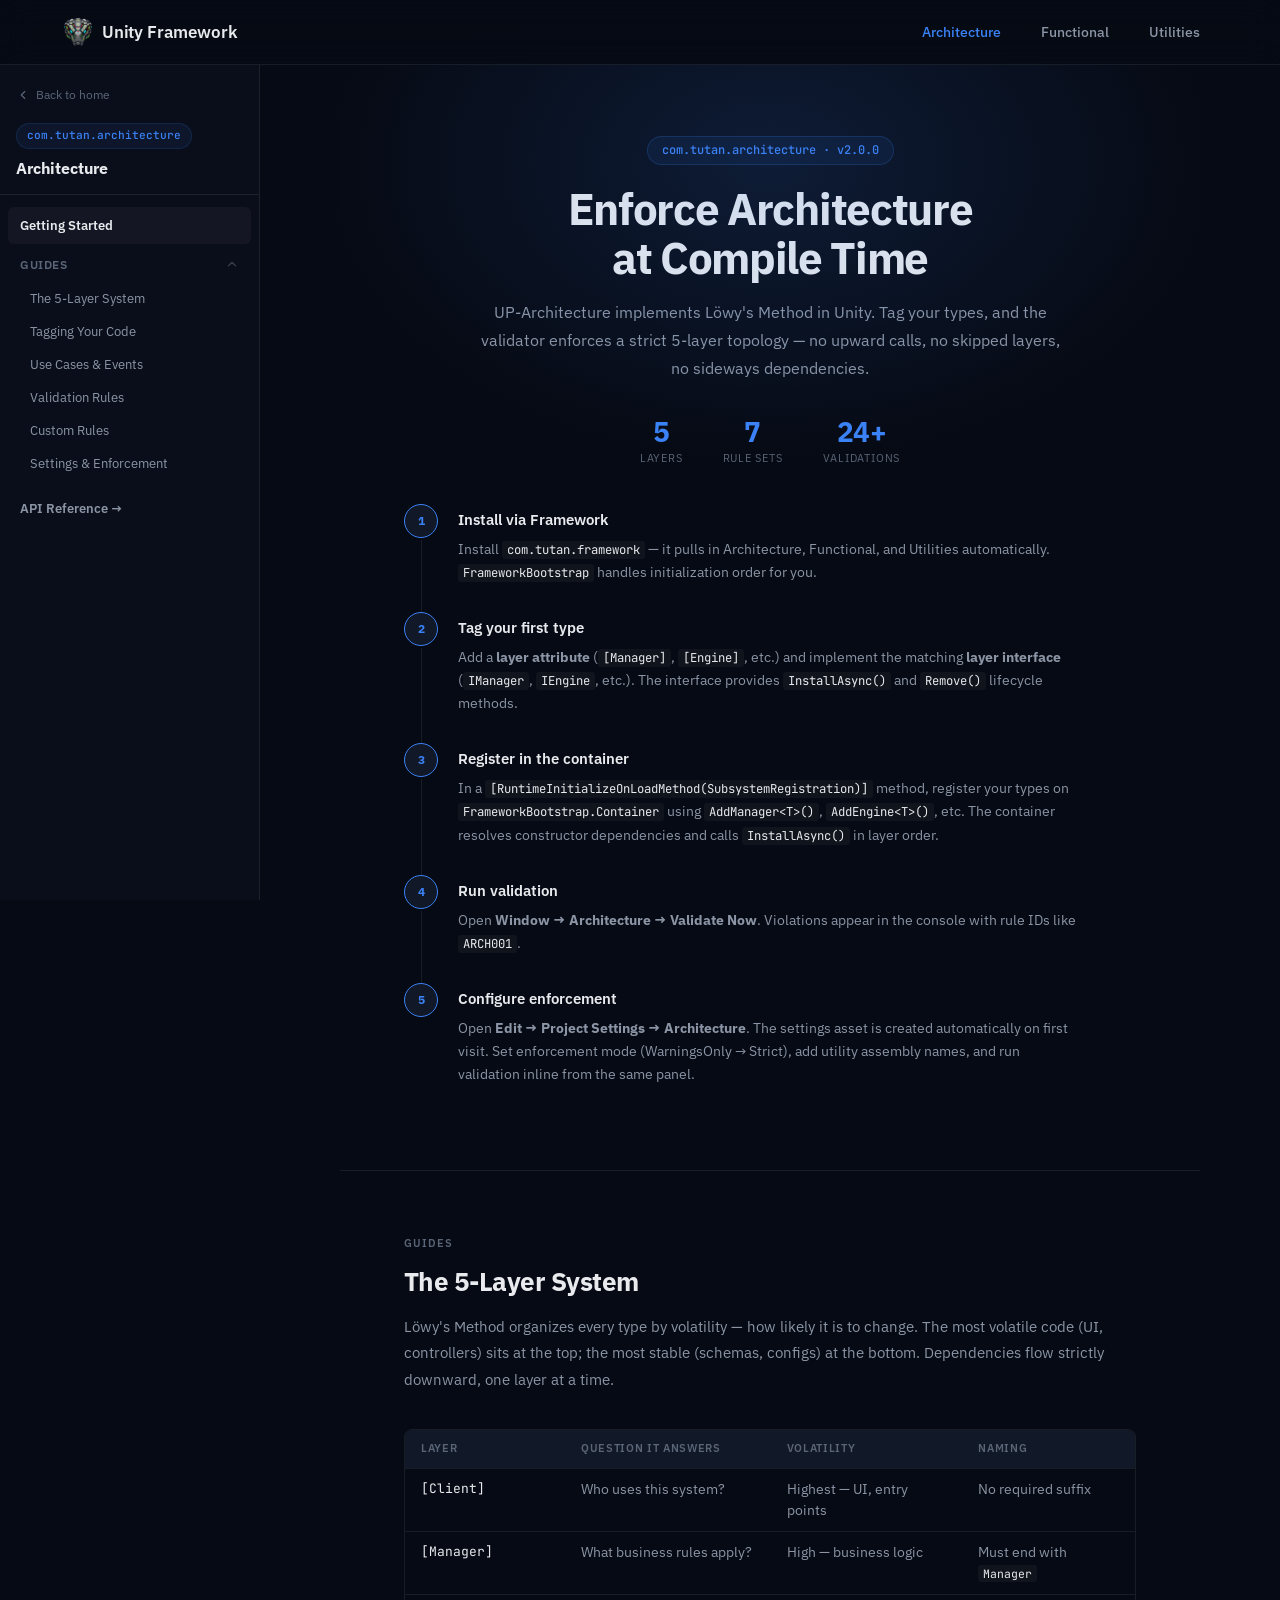
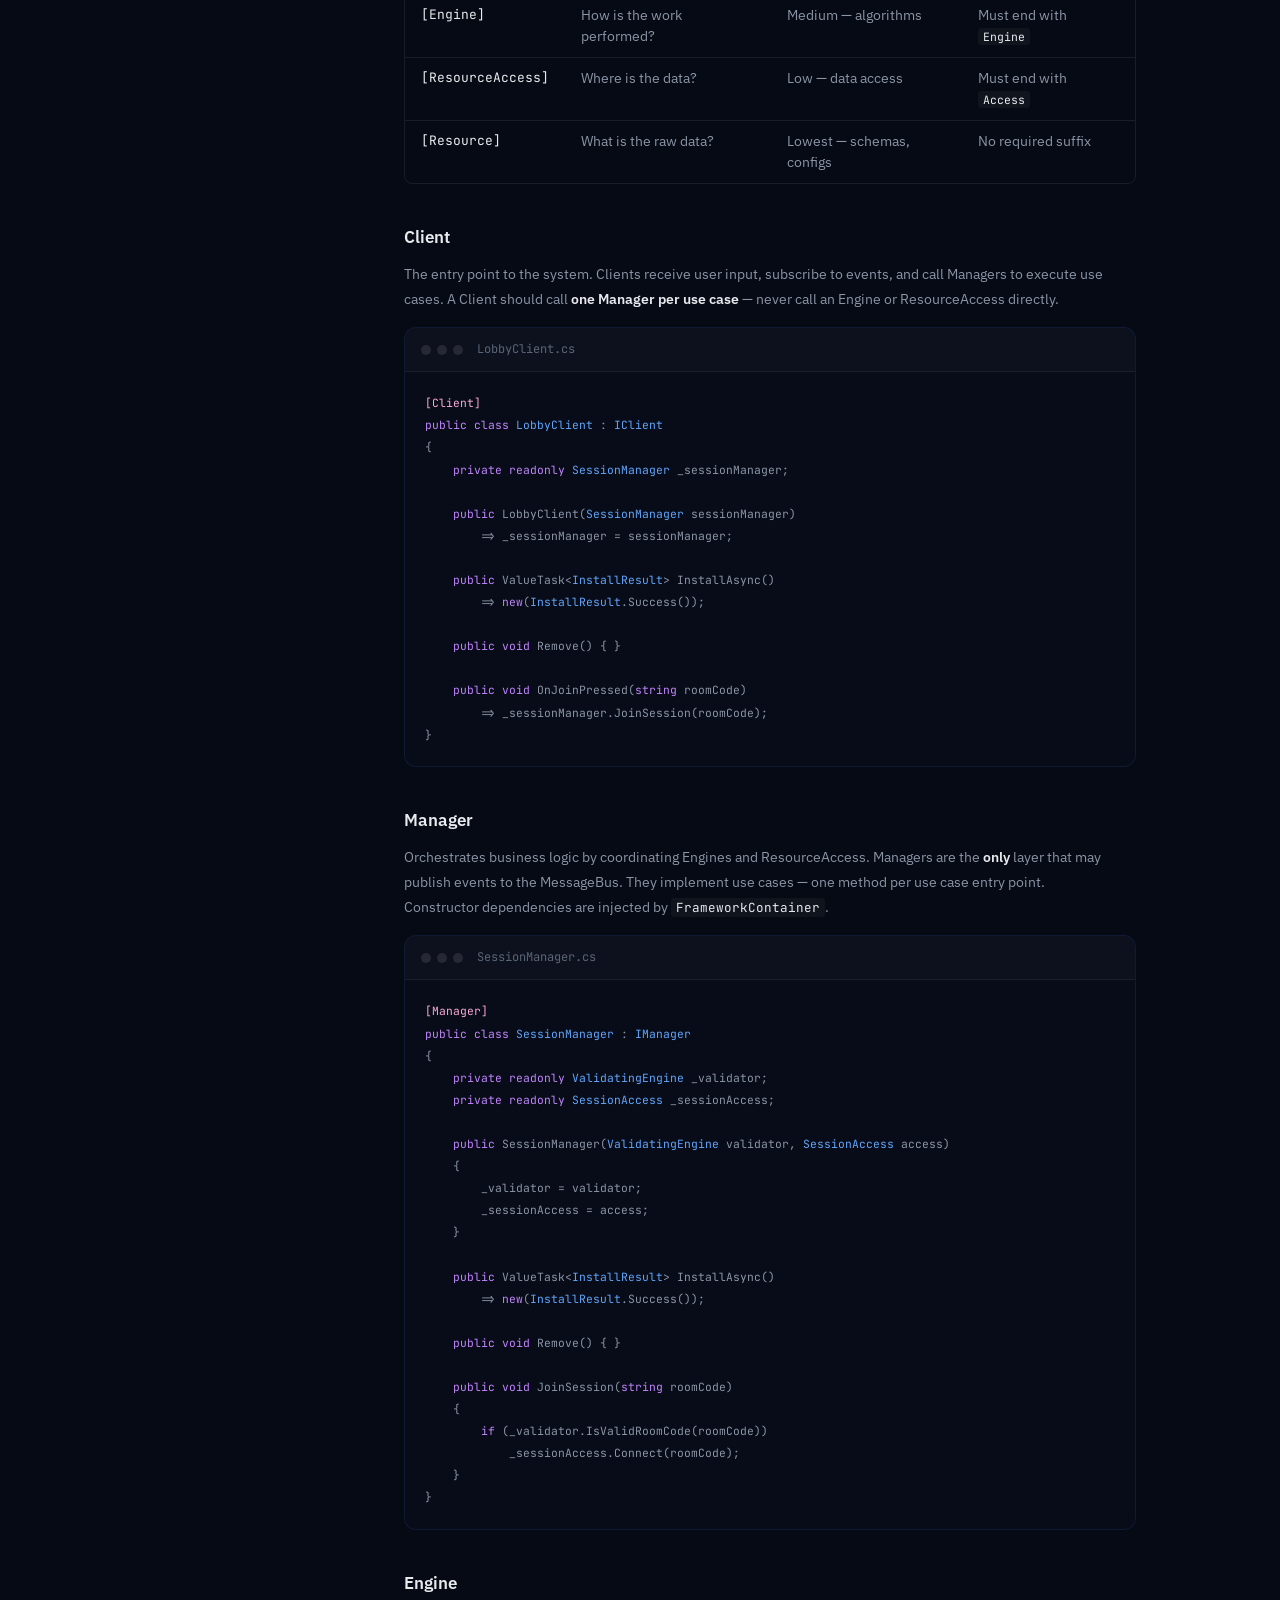
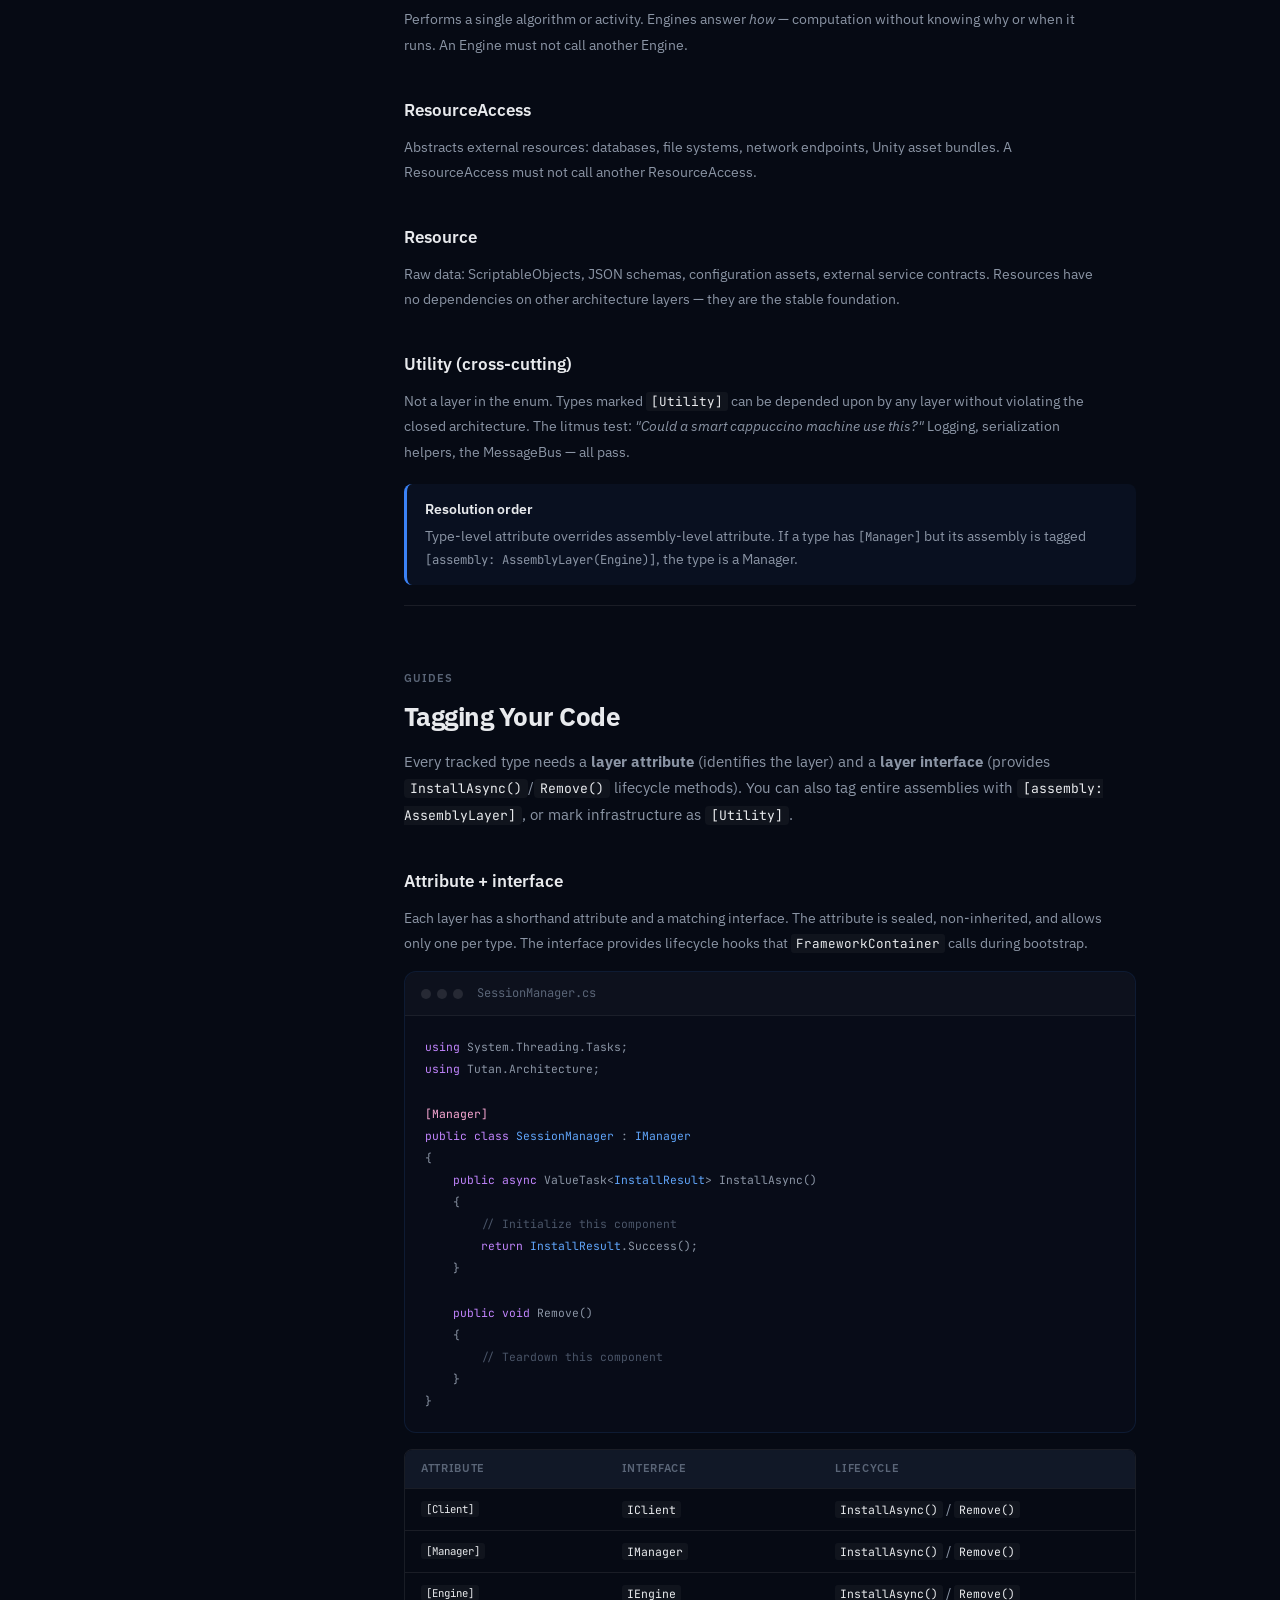
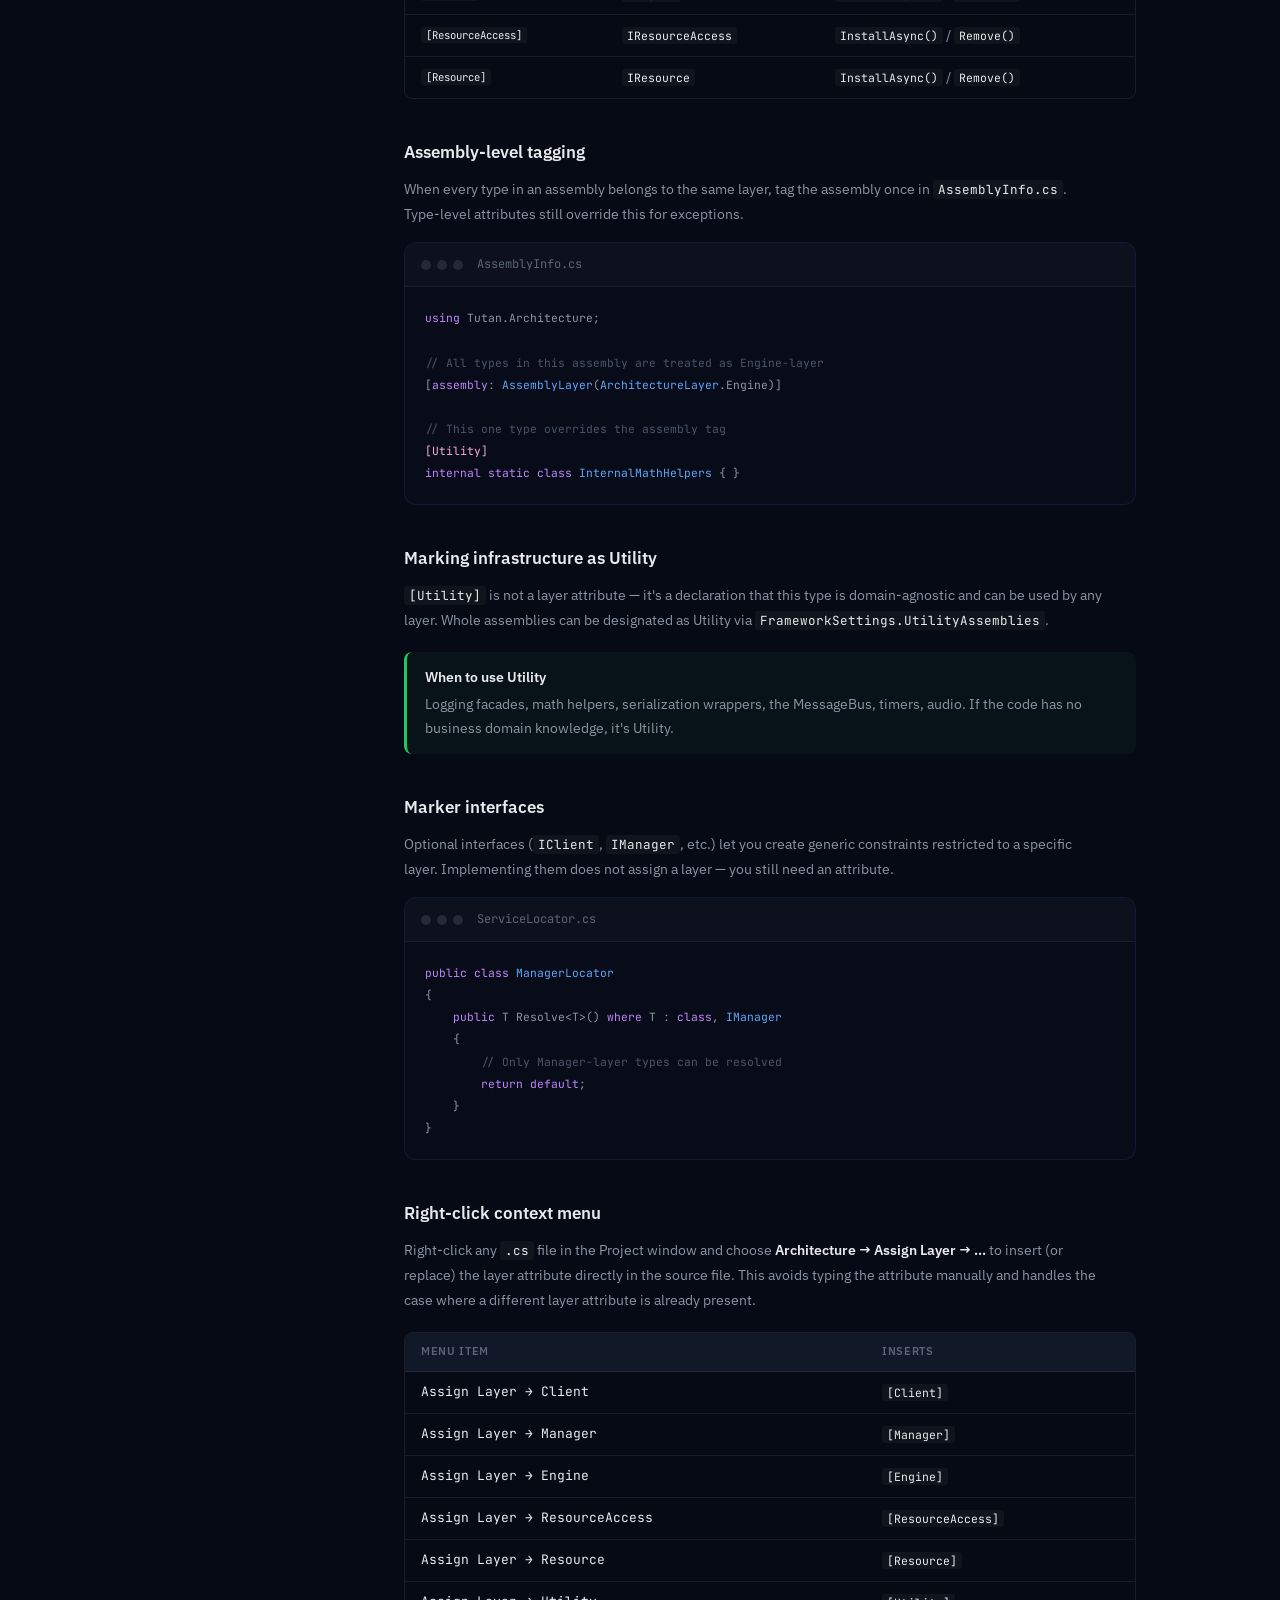
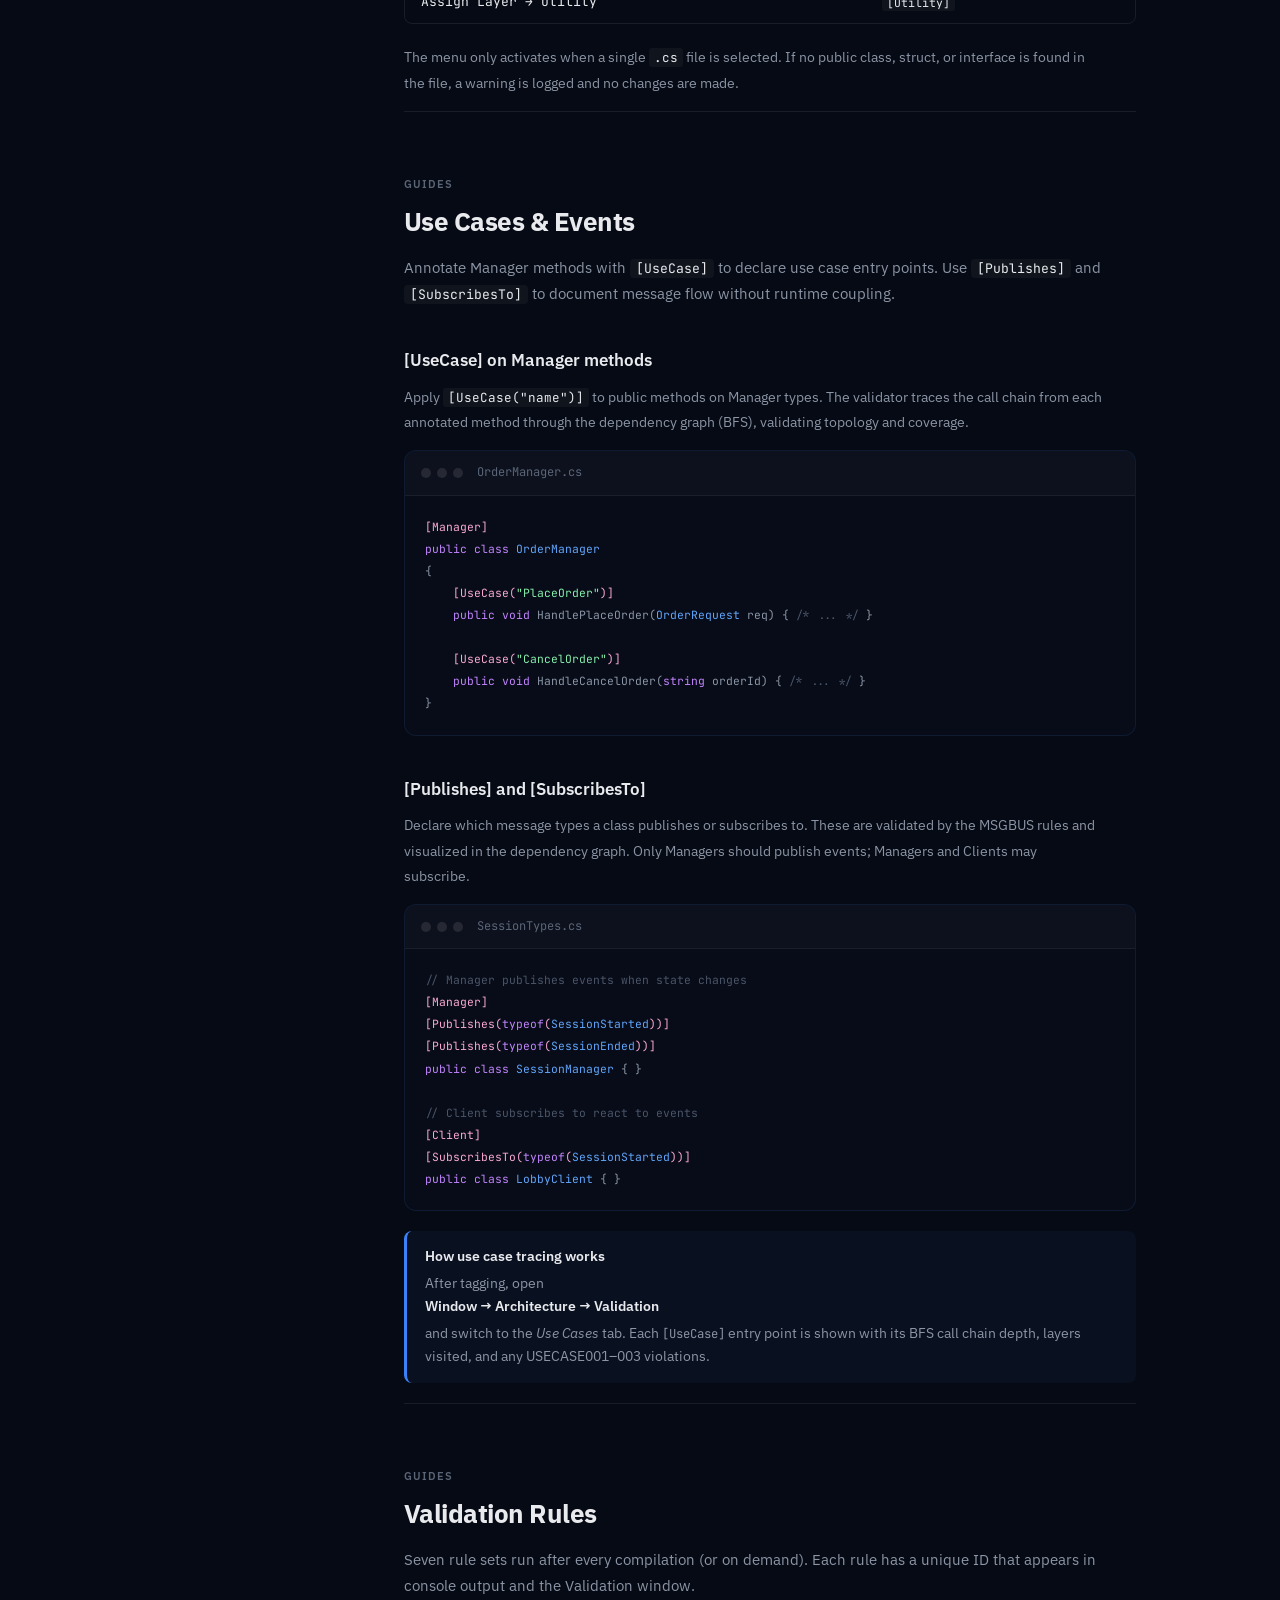
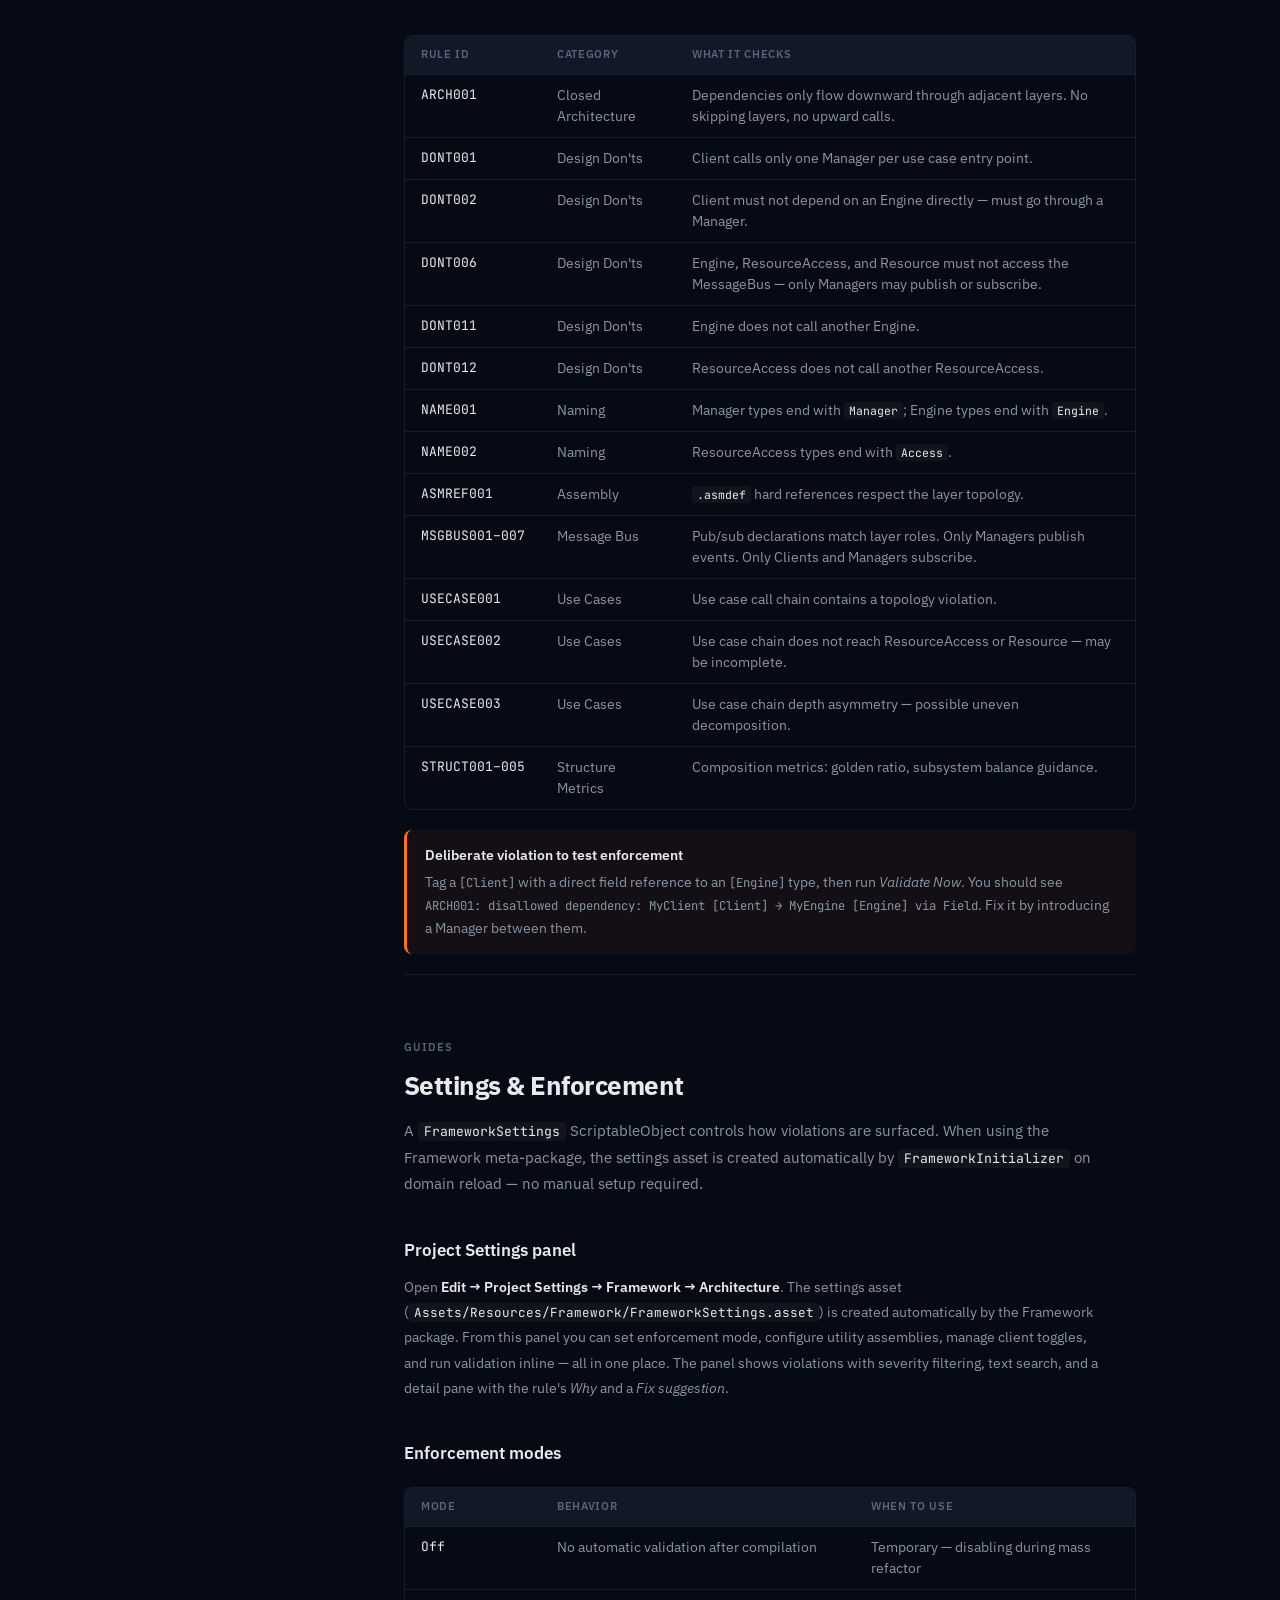
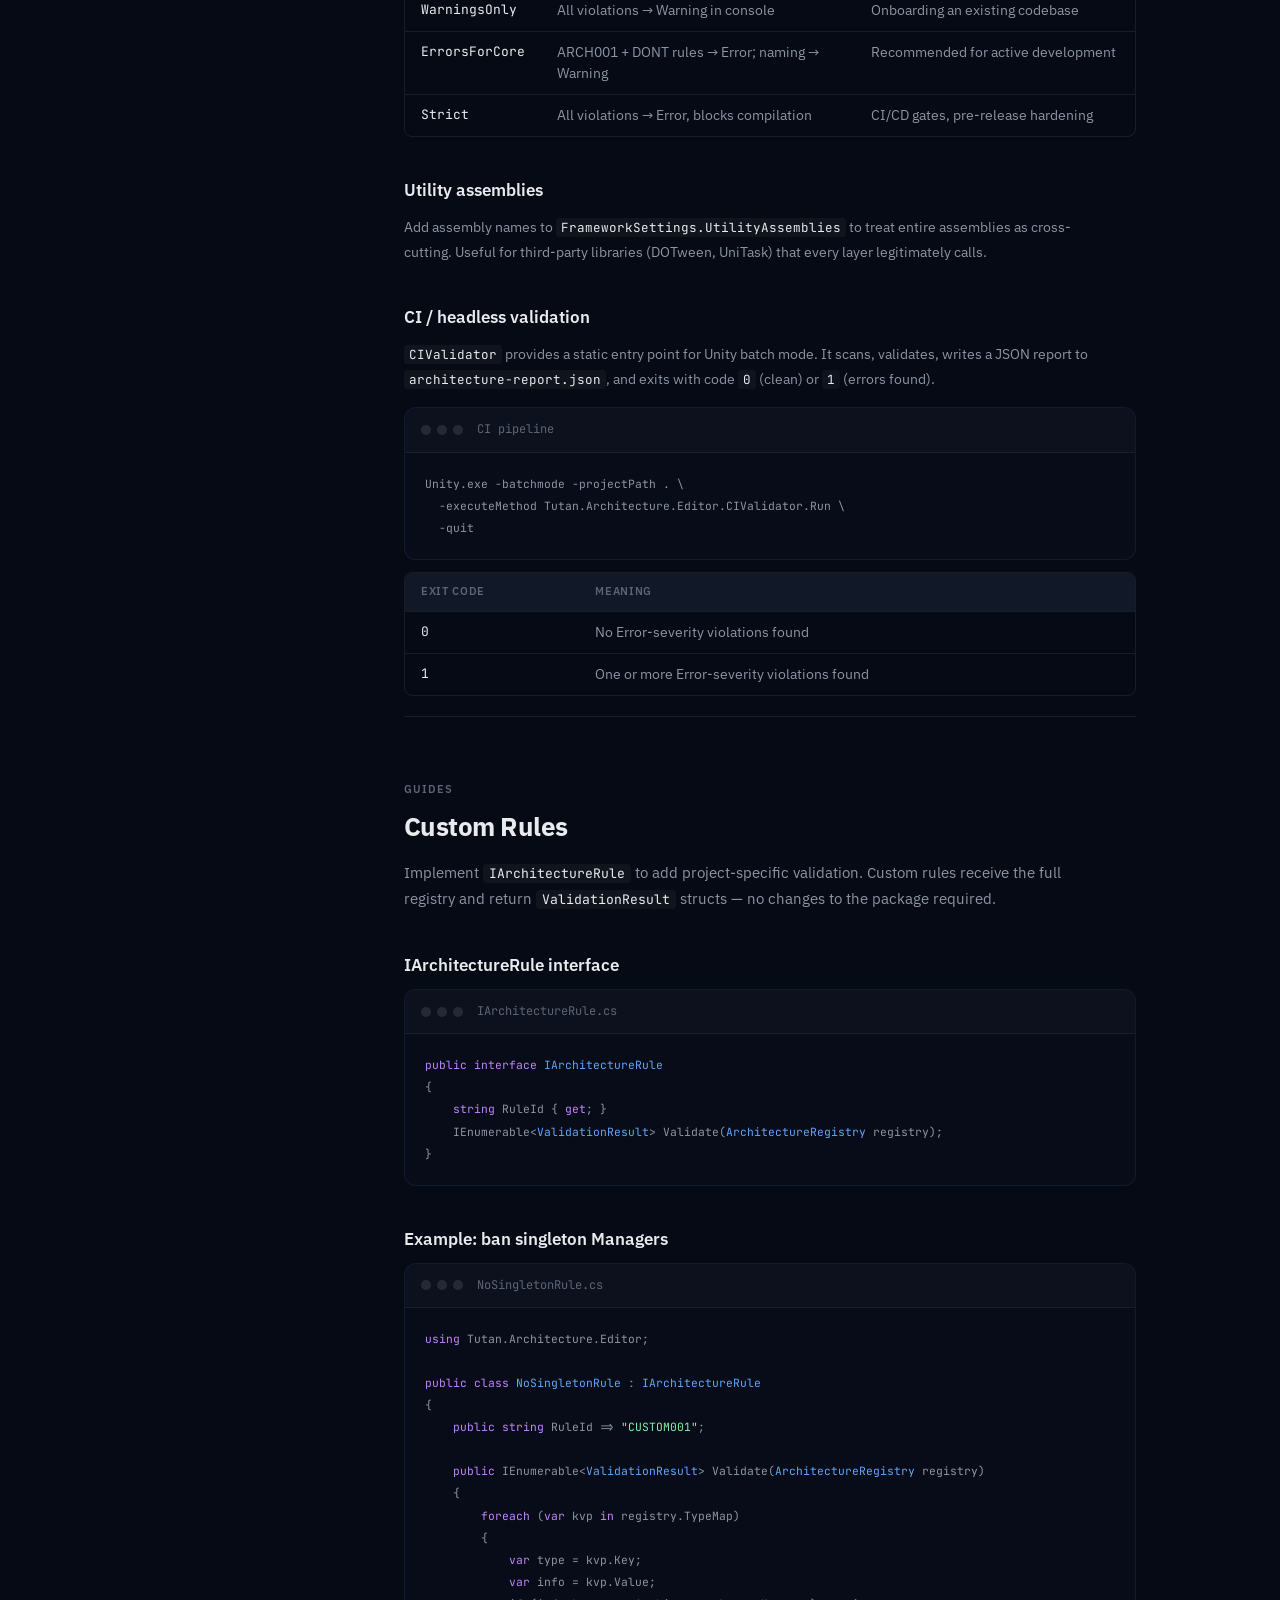
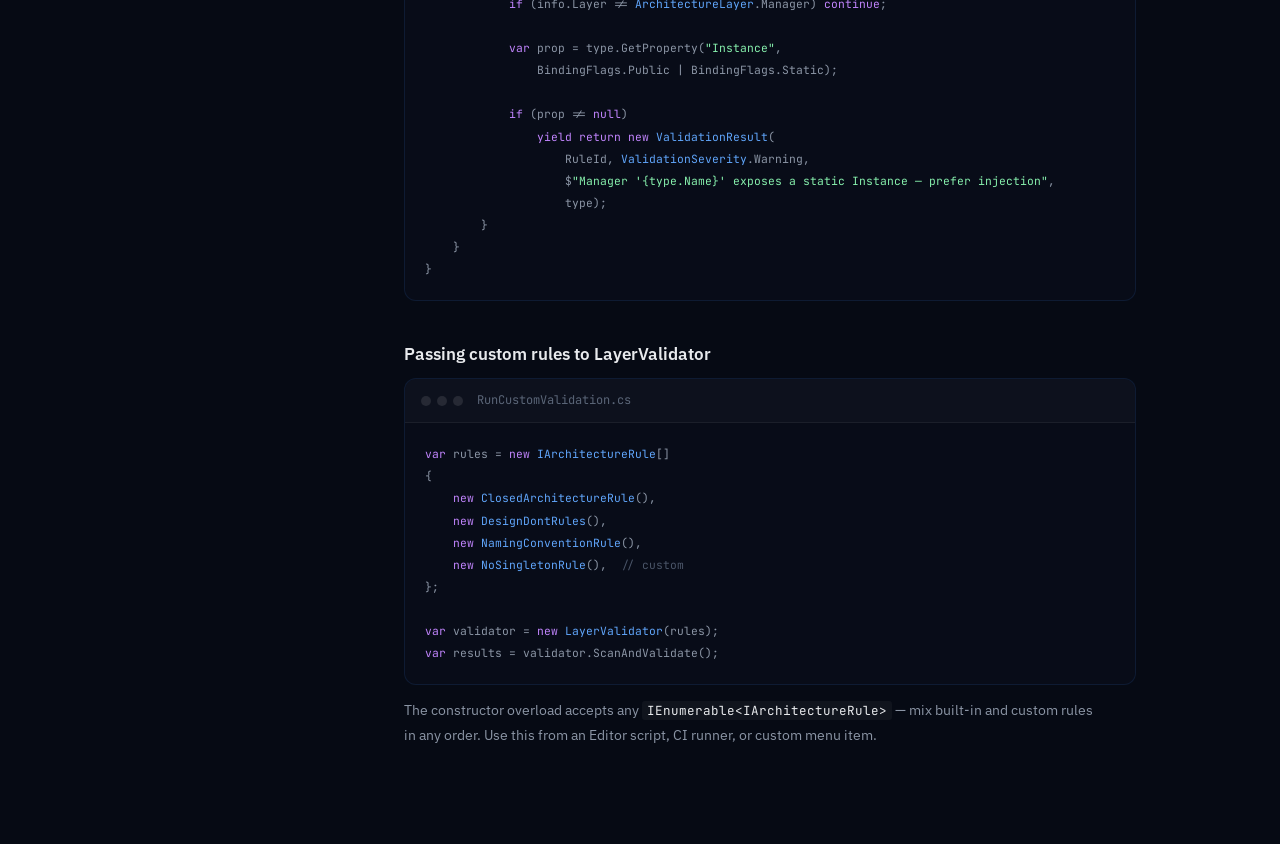
<file: architecture.html>
<!DOCTYPE html>
<html lang="en">
<head>
  <meta charset="UTF-8">
  <meta name="viewport" content="width=device-width, initial-scale=1.0">
  <title>Architecture — Unity Framework</title>
  <meta name="description" content="UP-Architecture: compile-time layer enforcement for Löwy's Method. Five layers, one direction.">
  <link rel="preconnect" href="https://fonts.googleapis.com">
  <link rel="preconnect" href="https://fonts.gstatic.com" crossorigin>
  <link href="https://fonts.googleapis.com/css2?family=IBM+Plex+Sans:wght@300;400;500;600;700&family=JetBrains+Mono:wght@400;500;600&display=swap" rel="stylesheet">
  <link rel="stylesheet" href="src/styles.css">
  <link rel="stylesheet" href="src/docs.css">
</head>
<body>

  <!-- Navigation -->
  <nav class="nav" id="nav">
    <div class="nav-inner">
      <a href="index.html" class="nav-logo">
        <img src="assets/favicon/favicon-32x32.png" alt="" class="nav-logo-icon" aria-hidden="true">
        Unity Framework
      </a>
      <div class="nav-links">
        <a href="architecture.html" class="nav-link" style="color:var(--arch-color)">Architecture</a>
        <a href="functional.html" class="nav-link">Functional</a>
        <a href="utilities.html" class="nav-link">Utilities</a>
      </div>
      <button class="nav-toggle" id="nav-toggle" aria-label="Toggle navigation menu" aria-expanded="false">
        <span></span><span></span><span></span>
      </button>
    </div>
  </nav>

  <div class="docs-shell">

    <!-- Sidebar -->
    <aside class="docs-sidebar" aria-label="Documentation navigation">
      <div class="sidebar-header">
        <a href="index.html" class="sidebar-back">
          <svg width="14" height="14" viewBox="0 0 24 24" fill="none" stroke="currentColor" stroke-width="2" stroke-linecap="round" stroke-linejoin="round" aria-hidden="true"><polyline points="15 18 9 12 15 6"/></svg>
          Back to home
        </a>
        <span class="sidebar-pkg-id sidebar-pkg-id--arch">com.tutan.architecture</span>
        <div class="sidebar-pkg-name">Architecture</div>
      </div>
      <nav class="sidebar-nav" aria-label="Page sections">
        <a href="#getting-started" class="sidebar-direct" data-pkg="arch">Getting Started</a>

        <div class="sidebar-group open">
          <button class="sidebar-group-btn" aria-expanded="true">
            Guides
            <svg class="sidebar-chevron" width="14" height="14" viewBox="0 0 24 24" fill="none" stroke="currentColor" stroke-width="2.5" stroke-linecap="round" stroke-linejoin="round" aria-hidden="true"><polyline points="6 9 12 15 18 9"/></svg>
          </button>
          <div class="sidebar-items">
            <a href="#guide-layers" class="sidebar-link" data-pkg="arch">The 5-Layer System</a>
            <a href="#guide-tagging" class="sidebar-link" data-pkg="arch">Tagging Your Code</a>
            <a href="#guide-usecases" class="sidebar-link" data-pkg="arch">Use Cases &amp; Events</a>
            <a href="#guide-validation" class="sidebar-link" data-pkg="arch">Validation Rules</a>
            <a href="#guide-custom-rules" class="sidebar-link" data-pkg="arch">Custom Rules</a>
            <a href="#guide-settings" class="sidebar-link" data-pkg="arch">Settings &amp; Enforcement</a>
          </div>
        </div>

        <a href="architecture-api.html" class="sidebar-direct" data-pkg="arch">API Reference →</a>
      </nav>
    </aside>

    <!-- Main content -->
    <main class="docs-main">

      <!-- ── Getting Started Hero ── -->
      <section class="docs-hero" id="getting-started">
        <div class="docs-hero-glow" style="background:radial-gradient(ellipse, var(--arch-glow) 0%, transparent 70%)" aria-hidden="true"></div>
        <span class="docs-hero-badge docs-hero-badge--arch">com.tutan.architecture · v2.0.0</span>
        <h1 class="docs-hero-title">Enforce Architecture<br>at Compile Time</h1>
        <p class="docs-hero-desc">
          UP-Architecture implements Löwy's Method in Unity. Tag your types, and the validator enforces a strict 5-layer topology — no upward calls, no skipped layers, no sideways dependencies.
        </p>
        <div class="docs-hero-stats">
          <div>
            <span class="docs-stat-value" style="color:var(--arch-color)">5</span>
            <span class="docs-stat-label">Layers</span>
          </div>
          <div>
            <span class="docs-stat-value" style="color:var(--arch-color)">7</span>
            <span class="docs-stat-label">Rule Sets</span>
          </div>
          <div>
            <span class="docs-stat-value" style="color:var(--arch-color)">24+</span>
            <span class="docs-stat-label">Validations</span>
          </div>
        </div>

        <div class="steps">
          <div class="step">
            <div class="step-num" style="border-color:var(--arch-color);color:var(--arch-color)">1</div>
            <div class="step-body">
              <div class="step-title">Install via Framework</div>
              <div class="step-desc">Install <code>com.tutan.framework</code> — it pulls in Architecture, Functional, and Utilities automatically. <code>FrameworkBootstrap</code> handles initialization order for you.</div>
            </div>
          </div>
          <div class="step">
            <div class="step-num" style="border-color:var(--arch-color);color:var(--arch-color)">2</div>
            <div class="step-body">
              <div class="step-title">Tag your first type</div>
              <div class="step-desc">Add a <strong>layer attribute</strong> (<code>[Manager]</code>, <code>[Engine]</code>, etc.) and implement the matching <strong>layer interface</strong> (<code>IManager</code>, <code>IEngine</code>, etc.). The interface provides <code>InstallAsync()</code> and <code>Remove()</code> lifecycle methods.</div>
            </div>
          </div>
          <div class="step">
            <div class="step-num" style="border-color:var(--arch-color);color:var(--arch-color)">3</div>
            <div class="step-body">
              <div class="step-title">Register in the container</div>
              <div class="step-desc">In a <code>[RuntimeInitializeOnLoadMethod(SubsystemRegistration)]</code> method, register your types on <code>FrameworkBootstrap.Container</code> using <code>AddManager&lt;T&gt;()</code>, <code>AddEngine&lt;T&gt;()</code>, etc. The container resolves constructor dependencies and calls <code>InstallAsync()</code> in layer order.</div>
            </div>
          </div>
          <div class="step">
            <div class="step-num" style="border-color:var(--arch-color);color:var(--arch-color)">4</div>
            <div class="step-body">
              <div class="step-title">Run validation</div>
              <div class="step-desc">Open <strong>Window → Architecture → Validate Now</strong>. Violations appear in the console with rule IDs like <code>ARCH001</code>.</div>
            </div>
          </div>
          <div class="step">
            <div class="step-num" style="border-color:var(--arch-color);color:var(--arch-color)">5</div>
            <div class="step-body">
              <div class="step-title">Configure enforcement</div>
              <div class="step-desc">Open <strong>Edit → Project Settings → Architecture</strong>. The settings asset is created automatically on first visit. Set enforcement mode (WarningsOnly → Strict), add utility assembly names, and run validation inline from the same panel.</div>
            </div>
          </div>
        </div>
      </section>

      <div class="docs-content">

        <!-- ── Guide: 5-Layer System ── -->
        <section class="docs-section" id="guide-layers">
          <div class="section-eyebrow">Guides</div>
          <h2 class="section-title">The 5-Layer System</h2>
          <p class="section-intro">
            Löwy's Method organizes every type by volatility — how likely it is to change. The most volatile code (UI, controllers) sits at the top; the most stable (schemas, configs) at the bottom. Dependencies flow strictly downward, one layer at a time.
          </p>

          <div class="table-wrap">
            <table class="docs-table">
              <thead><tr><th>Layer</th><th>Question It Answers</th><th>Volatility</th><th>Naming</th></tr></thead>
              <tbody>
                <tr><td>[Client]</td><td>Who uses this system?</td><td>Highest — UI, entry points</td><td>No required suffix</td></tr>
                <tr><td>[Manager]</td><td>What business rules apply?</td><td>High — business logic</td><td>Must end with <code>Manager</code></td></tr>
                <tr><td>[Engine]</td><td>How is the work performed?</td><td>Medium — algorithms</td><td>Must end with <code>Engine</code></td></tr>
                <tr><td>[ResourceAccess]</td><td>Where is the data?</td><td>Low — data access</td><td>Must end with <code>Access</code></td></tr>
                <tr><td>[Resource]</td><td>What is the raw data?</td><td>Lowest — schemas, configs</td><td>No required suffix</td></tr>
              </tbody>
            </table>
          </div>

          <div class="sub-section">
            <h3 class="sub-title">Client</h3>
            <p class="prose">The entry point to the system. Clients receive user input, subscribe to events, and call Managers to execute use cases. A Client should call <strong>one Manager per use case</strong> — never call an Engine or ResourceAccess directly.</p>
            <div class="code-card code-card--arch">
              <div class="code-card-header"><span class="code-card-dot"></span><span class="code-card-dot"></span><span class="code-card-dot"></span><span class="code-card-file">LobbyClient.cs</span></div>
<pre class="code-block"><code><span class="attr">[Client]</span>
<span class="kw">public class</span> <span class="type">LobbyClient</span> : <span class="type">IClient</span>
{
    <span class="kw">private readonly</span> <span class="type">SessionManager</span> _sessionManager;

    <span class="kw">public</span> LobbyClient(<span class="type">SessionManager</span> sessionManager)
        => _sessionManager = sessionManager;

    <span class="kw">public</span> ValueTask&lt;<span class="type">InstallResult</span>&gt; InstallAsync()
        => <span class="kw">new</span>(<span class="type">InstallResult</span>.Success());

    <span class="kw">public void</span> Remove() { }

    <span class="kw">public void</span> OnJoinPressed(<span class="kw">string</span> roomCode)
        => _sessionManager.JoinSession(roomCode);
}</code></pre>
            </div>
          </div>

          <div class="sub-section">
            <h3 class="sub-title">Manager</h3>
            <p class="prose">Orchestrates business logic by coordinating Engines and ResourceAccess. Managers are the <strong>only</strong> layer that may publish events to the MessageBus. They implement use cases — one method per use case entry point. Constructor dependencies are injected by <code>FrameworkContainer</code>.</p>
            <div class="code-card code-card--arch">
              <div class="code-card-header"><span class="code-card-dot"></span><span class="code-card-dot"></span><span class="code-card-dot"></span><span class="code-card-file">SessionManager.cs</span></div>
<pre class="code-block"><code><span class="attr">[Manager]</span>
<span class="kw">public class</span> <span class="type">SessionManager</span> : <span class="type">IManager</span>
{
    <span class="kw">private readonly</span> <span class="type">ValidatingEngine</span> _validator;
    <span class="kw">private readonly</span> <span class="type">SessionAccess</span> _sessionAccess;

    <span class="kw">public</span> SessionManager(<span class="type">ValidatingEngine</span> validator, <span class="type">SessionAccess</span> access)
    {
        _validator = validator;
        _sessionAccess = access;
    }

    <span class="kw">public</span> ValueTask&lt;<span class="type">InstallResult</span>&gt; InstallAsync()
        => <span class="kw">new</span>(<span class="type">InstallResult</span>.Success());

    <span class="kw">public void</span> Remove() { }

    <span class="kw">public void</span> JoinSession(<span class="kw">string</span> roomCode)
    {
        <span class="kw">if</span> (_validator.IsValidRoomCode(roomCode))
            _sessionAccess.Connect(roomCode);
    }
}</code></pre>
            </div>
          </div>

          <div class="sub-section">
            <h3 class="sub-title">Engine</h3>
            <p class="prose">Performs a single algorithm or activity. Engines answer <em>how</em> — computation without knowing why or when it runs. An Engine must not call another Engine.</p>
          </div>

          <div class="sub-section">
            <h3 class="sub-title">ResourceAccess</h3>
            <p class="prose">Abstracts external resources: databases, file systems, network endpoints, Unity asset bundles. A ResourceAccess must not call another ResourceAccess.</p>
          </div>

          <div class="sub-section">
            <h3 class="sub-title">Resource</h3>
            <p class="prose">Raw data: ScriptableObjects, JSON schemas, configuration assets, external service contracts. Resources have no dependencies on other architecture layers — they are the stable foundation.</p>
          </div>

          <div class="sub-section">
            <h3 class="sub-title">Utility (cross-cutting)</h3>
            <p class="prose">Not a layer in the enum. Types marked <code>[Utility]</code> can be depended upon by any layer without violating the closed architecture. The litmus test: <em>"Could a smart cappuccino machine use this?"</em> Logging, serialization helpers, the MessageBus — all pass.</p>
            <div class="callout callout--note">
              <strong>Resolution order</strong>
              Type-level attribute overrides assembly-level attribute. If a type has <code>[Manager]</code> but its assembly is tagged <code>[assembly: AssemblyLayer(Engine)]</code>, the type is a Manager.
            </div>
          </div>
        </section>

        <!-- ── Guide: Tagging ── -->
        <section class="docs-section" id="guide-tagging">
          <div class="section-eyebrow">Guides</div>
          <h2 class="section-title">Tagging Your Code</h2>
          <p class="section-intro">
            Every tracked type needs a <strong>layer attribute</strong> (identifies the layer) and a <strong>layer interface</strong> (provides <code>InstallAsync()</code>/<code>Remove()</code> lifecycle methods). You can also tag entire assemblies with <code>[assembly: AssemblyLayer]</code>, or mark infrastructure as <code>[Utility]</code>.
          </p>

          <div class="sub-section">
            <h3 class="sub-title">Attribute + interface</h3>
            <p class="prose">Each layer has a shorthand attribute and a matching interface. The attribute is sealed, non-inherited, and allows only one per type. The interface provides lifecycle hooks that <code>FrameworkContainer</code> calls during bootstrap.</p>
            <div class="code-card code-card--arch">
              <div class="code-card-header"><span class="code-card-dot"></span><span class="code-card-dot"></span><span class="code-card-dot"></span><span class="code-card-file">SessionManager.cs</span></div>
<pre class="code-block"><code><span class="kw">using</span> System.Threading.Tasks;
<span class="kw">using</span> Tutan.Architecture;

<span class="attr">[Manager]</span>
<span class="kw">public class</span> <span class="type">SessionManager</span> : <span class="type">IManager</span>
{
    <span class="kw">public async</span> ValueTask&lt;<span class="type">InstallResult</span>&gt; InstallAsync()
    {
        <span class="cmt">// Initialize this component</span>
        <span class="kw">return</span> <span class="type">InstallResult</span>.Success();
    }

    <span class="kw">public void</span> Remove()
    {
        <span class="cmt">// Teardown this component</span>
    }
}</code></pre>
            </div>
            <div class="table-wrap" style="margin-top:16px">
              <table class="docs-table">
                <thead><tr><th>Attribute</th><th>Interface</th><th>Lifecycle</th></tr></thead>
                <tbody>
                  <tr><td><code>[Client]</code></td><td><code>IClient</code></td><td><code>InstallAsync()</code> / <code>Remove()</code></td></tr>
                  <tr><td><code>[Manager]</code></td><td><code>IManager</code></td><td><code>InstallAsync()</code> / <code>Remove()</code></td></tr>
                  <tr><td><code>[Engine]</code></td><td><code>IEngine</code></td><td><code>InstallAsync()</code> / <code>Remove()</code></td></tr>
                  <tr><td><code>[ResourceAccess]</code></td><td><code>IResourceAccess</code></td><td><code>InstallAsync()</code> / <code>Remove()</code></td></tr>
                  <tr><td><code>[Resource]</code></td><td><code>IResource</code></td><td><code>InstallAsync()</code> / <code>Remove()</code></td></tr>
                </tbody>
              </table>
            </div>
          </div>

          <div class="sub-section">
            <h3 class="sub-title">Assembly-level tagging</h3>
            <p class="prose">When every type in an assembly belongs to the same layer, tag the assembly once in <code>AssemblyInfo.cs</code>. Type-level attributes still override this for exceptions.</p>
            <div class="code-card code-card--arch">
              <div class="code-card-header"><span class="code-card-dot"></span><span class="code-card-dot"></span><span class="code-card-dot"></span><span class="code-card-file">AssemblyInfo.cs</span></div>
<pre class="code-block"><code><span class="kw">using</span> Tutan.Architecture;

<span class="cmt">// All types in this assembly are treated as Engine-layer</span>
[<span class="kw">assembly</span>: <span class="type">AssemblyLayer</span>(<span class="type">ArchitectureLayer</span>.Engine)]

<span class="cmt">// This one type overrides the assembly tag</span>
<span class="attr">[Utility]</span>
<span class="kw">internal static class</span> <span class="type">InternalMathHelpers</span> { }</code></pre>
            </div>
          </div>

          <div class="sub-section">
            <h3 class="sub-title">Marking infrastructure as Utility</h3>
            <p class="prose"><code>[Utility]</code> is not a layer attribute — it's a declaration that this type is domain-agnostic and can be used by any layer. Whole assemblies can be designated as Utility via <code>FrameworkSettings.UtilityAssemblies</code>.</p>
            <div class="callout callout--tip">
              <strong>When to use Utility</strong>
              Logging facades, math helpers, serialization wrappers, the MessageBus, timers, audio. If the code has no business domain knowledge, it's Utility.
            </div>
          </div>

          <div class="sub-section">
            <h3 class="sub-title">Marker interfaces</h3>
            <p class="prose">Optional interfaces (<code>IClient</code>, <code>IManager</code>, etc.) let you create generic constraints restricted to a specific layer. Implementing them does not assign a layer — you still need an attribute.</p>
            <div class="code-card code-card--arch">
              <div class="code-card-header"><span class="code-card-dot"></span><span class="code-card-dot"></span><span class="code-card-dot"></span><span class="code-card-file">ServiceLocator.cs</span></div>
<pre class="code-block"><code><span class="kw">public class</span> <span class="type">ManagerLocator</span>
{
    <span class="kw">public</span> T Resolve&lt;T&gt;() <span class="kw">where</span> T : <span class="kw">class</span>, <span class="type">IManager</span>
    {
        <span class="cmt">// Only Manager-layer types can be resolved</span>
        <span class="kw">return default</span>;
    }
}</code></pre>
            </div>
          </div>

          <div class="sub-section">
            <h3 class="sub-title">Right-click context menu</h3>
            <p class="prose">Right-click any <code>.cs</code> file in the Project window and choose <strong>Architecture → Assign Layer → …</strong> to insert (or replace) the layer attribute directly in the source file. This avoids typing the attribute manually and handles the case where a different layer attribute is already present.</p>
            <div class="table-wrap">
              <table class="docs-table">
                <thead><tr><th>Menu item</th><th>Inserts</th></tr></thead>
                <tbody>
                  <tr><td>Assign Layer → Client</td><td><code>[Client]</code></td></tr>
                  <tr><td>Assign Layer → Manager</td><td><code>[Manager]</code></td></tr>
                  <tr><td>Assign Layer → Engine</td><td><code>[Engine]</code></td></tr>
                  <tr><td>Assign Layer → ResourceAccess</td><td><code>[ResourceAccess]</code></td></tr>
                  <tr><td>Assign Layer → Resource</td><td><code>[Resource]</code></td></tr>
                  <tr><td>Assign Layer → Utility</td><td><code>[Utility]</code></td></tr>
                </tbody>
              </table>
            </div>
            <p class="prose" style="margin-top:12px">The menu only activates when a single <code>.cs</code> file is selected. If no public class, struct, or interface is found in the file, a warning is logged and no changes are made.</p>
          </div>
        </section>

        <!-- ── Guide: Use Cases & Events ── -->
        <section class="docs-section" id="guide-usecases">
          <div class="section-eyebrow">Guides</div>
          <h2 class="section-title">Use Cases &amp; Events</h2>
          <p class="section-intro">
            Annotate Manager methods with <code>[UseCase]</code> to declare use case entry points. Use <code>[Publishes]</code> and <code>[SubscribesTo]</code> to document message flow without runtime coupling.
          </p>

          <div class="sub-section">
            <h3 class="sub-title">[UseCase] on Manager methods</h3>
            <p class="prose">Apply <code>[UseCase("name")]</code> to public methods on Manager types. The validator traces the call chain from each annotated method through the dependency graph (BFS), validating topology and coverage.</p>
            <div class="code-card code-card--arch">
              <div class="code-card-header"><span class="code-card-dot"></span><span class="code-card-dot"></span><span class="code-card-dot"></span><span class="code-card-file">OrderManager.cs</span></div>
<pre class="code-block"><code><span class="attr">[Manager]</span>
<span class="kw">public class</span> <span class="type">OrderManager</span>
{
    <span class="attr">[UseCase(<span class="str">"PlaceOrder"</span>)]</span>
    <span class="kw">public void</span> HandlePlaceOrder(<span class="type">OrderRequest</span> req) { <span class="cmt">/* ... */</span> }

    <span class="attr">[UseCase(<span class="str">"CancelOrder"</span>)]</span>
    <span class="kw">public void</span> HandleCancelOrder(<span class="kw">string</span> orderId) { <span class="cmt">/* ... */</span> }
}</code></pre>
            </div>
          </div>

          <div class="sub-section">
            <h3 class="sub-title">[Publishes] and [SubscribesTo]</h3>
            <p class="prose">Declare which message types a class publishes or subscribes to. These are validated by the MSGBUS rules and visualized in the dependency graph. Only Managers should publish events; Managers and Clients may subscribe.</p>
            <div class="code-card code-card--arch">
              <div class="code-card-header"><span class="code-card-dot"></span><span class="code-card-dot"></span><span class="code-card-dot"></span><span class="code-card-file">SessionTypes.cs</span></div>
<pre class="code-block"><code><span class="cmt">// Manager publishes events when state changes</span>
<span class="attr">[Manager]</span>
<span class="attr">[Publishes(<span class="kw">typeof</span>(<span class="type">SessionStarted</span>))]</span>
<span class="attr">[Publishes(<span class="kw">typeof</span>(<span class="type">SessionEnded</span>))]</span>
<span class="kw">public class</span> <span class="type">SessionManager</span> { }

<span class="cmt">// Client subscribes to react to events</span>
<span class="attr">[Client]</span>
<span class="attr">[SubscribesTo(<span class="kw">typeof</span>(<span class="type">SessionStarted</span>))]</span>
<span class="kw">public class</span> <span class="type">LobbyClient</span> { }</code></pre>
            </div>
          </div>

          <div class="callout callout--note">
            <strong>How use case tracing works</strong>
            After tagging, open <strong>Window → Architecture → Validation</strong> and switch to the <em>Use Cases</em> tab. Each <code>[UseCase]</code> entry point is shown with its BFS call chain depth, layers visited, and any USECASE001–003 violations.
          </div>
        </section>

        <!-- ── Guide: Validation Rules ── -->
        <section class="docs-section" id="guide-validation">
          <div class="section-eyebrow">Guides</div>
          <h2 class="section-title">Validation Rules</h2>
          <p class="section-intro">
            Seven rule sets run after every compilation (or on demand). Each rule has a unique ID that appears in console output and the Validation window.
          </p>

          <div class="table-wrap">
            <table class="docs-table">
              <thead><tr><th>Rule ID</th><th>Category</th><th>What It Checks</th></tr></thead>
              <tbody>
                <tr><td>ARCH001</td><td>Closed Architecture</td><td>Dependencies only flow downward through adjacent layers. No skipping layers, no upward calls.</td></tr>
                <tr><td>DONT001</td><td>Design Don'ts</td><td>Client calls only one Manager per use case entry point.</td></tr>
                <tr><td>DONT002</td><td>Design Don'ts</td><td>Client must not depend on an Engine directly — must go through a Manager.</td></tr>
                <tr><td>DONT006</td><td>Design Don'ts</td><td>Engine, ResourceAccess, and Resource must not access the MessageBus — only Managers may publish or subscribe.</td></tr>
                <tr><td>DONT011</td><td>Design Don'ts</td><td>Engine does not call another Engine.</td></tr>
                <tr><td>DONT012</td><td>Design Don'ts</td><td>ResourceAccess does not call another ResourceAccess.</td></tr>
                <tr><td>NAME001</td><td>Naming</td><td>Manager types end with <code>Manager</code>; Engine types end with <code>Engine</code>.</td></tr>
                <tr><td>NAME002</td><td>Naming</td><td>ResourceAccess types end with <code>Access</code>.</td></tr>
                <tr><td>ASMREF001</td><td>Assembly</td><td><code>.asmdef</code> hard references respect the layer topology.</td></tr>
                <tr><td>MSGBUS001–007</td><td>Message Bus</td><td>Pub/sub declarations match layer roles. Only Managers publish events. Only Clients and Managers subscribe.</td></tr>
                <tr><td>USECASE001</td><td>Use Cases</td><td>Use case call chain contains a topology violation.</td></tr>
                <tr><td>USECASE002</td><td>Use Cases</td><td>Use case chain does not reach ResourceAccess or Resource — may be incomplete.</td></tr>
                <tr><td>USECASE003</td><td>Use Cases</td><td>Use case chain depth asymmetry — possible uneven decomposition.</td></tr>
                <tr><td>STRUCT001–005</td><td>Structure Metrics</td><td>Composition metrics: golden ratio, subsystem balance guidance.</td></tr>
              </tbody>
            </table>
          </div>

          <div class="callout callout--warn">
            <strong>Deliberate violation to test enforcement</strong>
            Tag a <code>[Client]</code> with a direct field reference to an <code>[Engine]</code> type, then run <em>Validate Now</em>. You should see <code>ARCH001: disallowed dependency: MyClient [Client] → MyEngine [Engine] via Field</code>. Fix it by introducing a Manager between them.
          </div>
        </section>

        <!-- ── Guide: Settings ── -->
        <section class="docs-section" id="guide-settings">
          <div class="section-eyebrow">Guides</div>
          <h2 class="section-title">Settings &amp; Enforcement</h2>
          <p class="section-intro">
            A <code>FrameworkSettings</code> ScriptableObject controls how violations are surfaced. When using the Framework meta-package, the settings asset is created automatically by <code>FrameworkInitializer</code> on domain reload — no manual setup required.
          </p>

          <div class="sub-section">
            <h3 class="sub-title">Project Settings panel</h3>
            <p class="prose">Open <strong>Edit → Project Settings → Framework → Architecture</strong>. The settings asset (<code>Assets/Resources/Framework/FrameworkSettings.asset</code>) is created automatically by the Framework package. From this panel you can set enforcement mode, configure utility assemblies, manage client toggles, and run validation inline — all in one place. The panel shows violations with severity filtering, text search, and a detail pane with the rule's <em>Why</em> and a <em>Fix suggestion</em>.</p>
          </div>

          <div class="sub-section">
            <h3 class="sub-title">Enforcement modes</h3>
            <div class="table-wrap">
              <table class="docs-table">
                <thead><tr><th>Mode</th><th>Behavior</th><th>When to use</th></tr></thead>
                <tbody>
                  <tr><td>Off</td><td>No automatic validation after compilation</td><td>Temporary — disabling during mass refactor</td></tr>
                  <tr><td>WarningsOnly</td><td>All violations → Warning in console</td><td>Onboarding an existing codebase</td></tr>
                  <tr><td>ErrorsForCore</td><td>ARCH001 + DONT rules → Error; naming → Warning</td><td>Recommended for active development</td></tr>
                  <tr><td>Strict</td><td>All violations → Error, blocks compilation</td><td>CI/CD gates, pre-release hardening</td></tr>
                </tbody>
              </table>
            </div>
          </div>

          <div class="sub-section">
            <h3 class="sub-title">Utility assemblies</h3>
            <p class="prose">Add assembly names to <code>FrameworkSettings.UtilityAssemblies</code> to treat entire assemblies as cross-cutting. Useful for third-party libraries (DOTween, UniTask) that every layer legitimately calls.</p>
          </div>

          <div class="sub-section">
            <h3 class="sub-title">CI / headless validation</h3>
            <p class="prose"><code>CIValidator</code> provides a static entry point for Unity batch mode. It scans, validates, writes a JSON report to <code>architecture-report.json</code>, and exits with code <code>0</code> (clean) or <code>1</code> (errors found).</p>
            <div class="code-card code-card--arch">
              <div class="code-card-header"><span class="code-card-dot"></span><span class="code-card-dot"></span><span class="code-card-dot"></span><span class="code-card-file">CI pipeline</span></div>
<pre class="code-block"><code>Unity.exe -batchmode -projectPath . \
  -executeMethod Tutan.Architecture.Editor.CIValidator.Run \
  -quit</code></pre>
            </div>
            <div class="table-wrap" style="margin-top:12px">
              <table class="docs-table">
                <thead><tr><th>Exit code</th><th>Meaning</th></tr></thead>
                <tbody>
                  <tr><td>0</td><td>No Error-severity violations found</td></tr>
                  <tr><td>1</td><td>One or more Error-severity violations found</td></tr>
                </tbody>
              </table>
            </div>
          </div>
        </section>

        <!-- ── Guide: Custom Rules ── -->
        <section class="docs-section" id="guide-custom-rules">
          <div class="section-eyebrow">Guides</div>
          <h2 class="section-title">Custom Rules</h2>
          <p class="section-intro">
            Implement <code>IArchitectureRule</code> to add project-specific validation. Custom rules receive the full registry and return <code>ValidationResult</code> structs — no changes to the package required.
          </p>

          <div class="sub-section">
            <h3 class="sub-title">IArchitectureRule interface</h3>
            <div class="code-card code-card--arch">
              <div class="code-card-header"><span class="code-card-dot"></span><span class="code-card-dot"></span><span class="code-card-dot"></span><span class="code-card-file">IArchitectureRule.cs</span></div>
<pre class="code-block"><code><span class="kw">public interface</span> <span class="type">IArchitectureRule</span>
{
    <span class="kw">string</span> RuleId { <span class="kw">get</span>; }
    IEnumerable&lt;<span class="type">ValidationResult</span>&gt; Validate(<span class="type">ArchitectureRegistry</span> registry);
}</code></pre>
            </div>
          </div>

          <div class="sub-section">
            <h3 class="sub-title">Example: ban singleton Managers</h3>
            <div class="code-card code-card--arch">
              <div class="code-card-header"><span class="code-card-dot"></span><span class="code-card-dot"></span><span class="code-card-dot"></span><span class="code-card-file">NoSingletonRule.cs</span></div>
<pre class="code-block"><code><span class="kw">using</span> Tutan.Architecture.Editor;

<span class="kw">public class</span> <span class="type">NoSingletonRule</span> : <span class="type">IArchitectureRule</span>
{
    <span class="kw">public string</span> RuleId => <span class="str">"CUSTOM001"</span>;

    <span class="kw">public</span> IEnumerable&lt;<span class="type">ValidationResult</span>&gt; Validate(<span class="type">ArchitectureRegistry</span> registry)
    {
        <span class="kw">foreach</span> (<span class="kw">var</span> kvp <span class="kw">in</span> registry.TypeMap)
        {
            <span class="kw">var</span> type = kvp.Key;
            <span class="kw">var</span> info = kvp.Value;
            <span class="kw">if</span> (info.Layer != <span class="type">ArchitectureLayer</span>.Manager) <span class="kw">continue</span>;

            <span class="kw">var</span> prop = type.GetProperty(<span class="str">"Instance"</span>,
                BindingFlags.Public | BindingFlags.Static);

            <span class="kw">if</span> (prop != <span class="kw">null</span>)
                <span class="kw">yield return new</span> <span class="type">ValidationResult</span>(
                    RuleId, <span class="type">ValidationSeverity</span>.Warning,
                    $<span class="str">"Manager '{type.Name}' exposes a static Instance — prefer injection"</span>,
                    type);
        }
    }
}</code></pre>
            </div>
          </div>

          <div class="sub-section">
            <h3 class="sub-title">Passing custom rules to LayerValidator</h3>
            <div class="code-card code-card--arch">
              <div class="code-card-header"><span class="code-card-dot"></span><span class="code-card-dot"></span><span class="code-card-dot"></span><span class="code-card-file">RunCustomValidation.cs</span></div>
<pre class="code-block"><code><span class="kw">var</span> rules = <span class="kw">new</span> <span class="type">IArchitectureRule</span>[]
{
    <span class="kw">new</span> <span class="type">ClosedArchitectureRule</span>(),
    <span class="kw">new</span> <span class="type">DesignDontRules</span>(),
    <span class="kw">new</span> <span class="type">NamingConventionRule</span>(),
    <span class="kw">new</span> <span class="type">NoSingletonRule</span>(),  <span class="cmt">// custom</span>
};

<span class="kw">var</span> validator = <span class="kw">new</span> <span class="type">LayerValidator</span>(rules);
<span class="kw">var</span> results = validator.ScanAndValidate();</code></pre>
            </div>
            <p class="prose" style="margin-top:12px">The constructor overload accepts any <code>IEnumerable&lt;IArchitectureRule&gt;</code> — mix built-in and custom rules in any order. Use this from an Editor script, CI runner, or custom menu item.</p>
          </div>
        </section>

      </div><!-- .docs-content -->
    </main>
  </div><!-- .docs-shell -->

  <!-- Sidebar toggle (mobile) -->
  <button class="sidebar-toggle-btn" aria-label="Toggle navigation sidebar">
    <svg width="20" height="20" viewBox="0 0 24 24" fill="none" stroke="currentColor" stroke-width="2" stroke-linecap="round" stroke-linejoin="round" aria-hidden="true"><line x1="3" y1="12" x2="21" y2="12"/><line x1="3" y1="6" x2="21" y2="6"/><line x1="3" y1="18" x2="21" y2="18"/></svg>
  </button>

  <script src="src/main.js"></script>
  <script src="src/docs.js"></script>
</body>
</html>
</file>
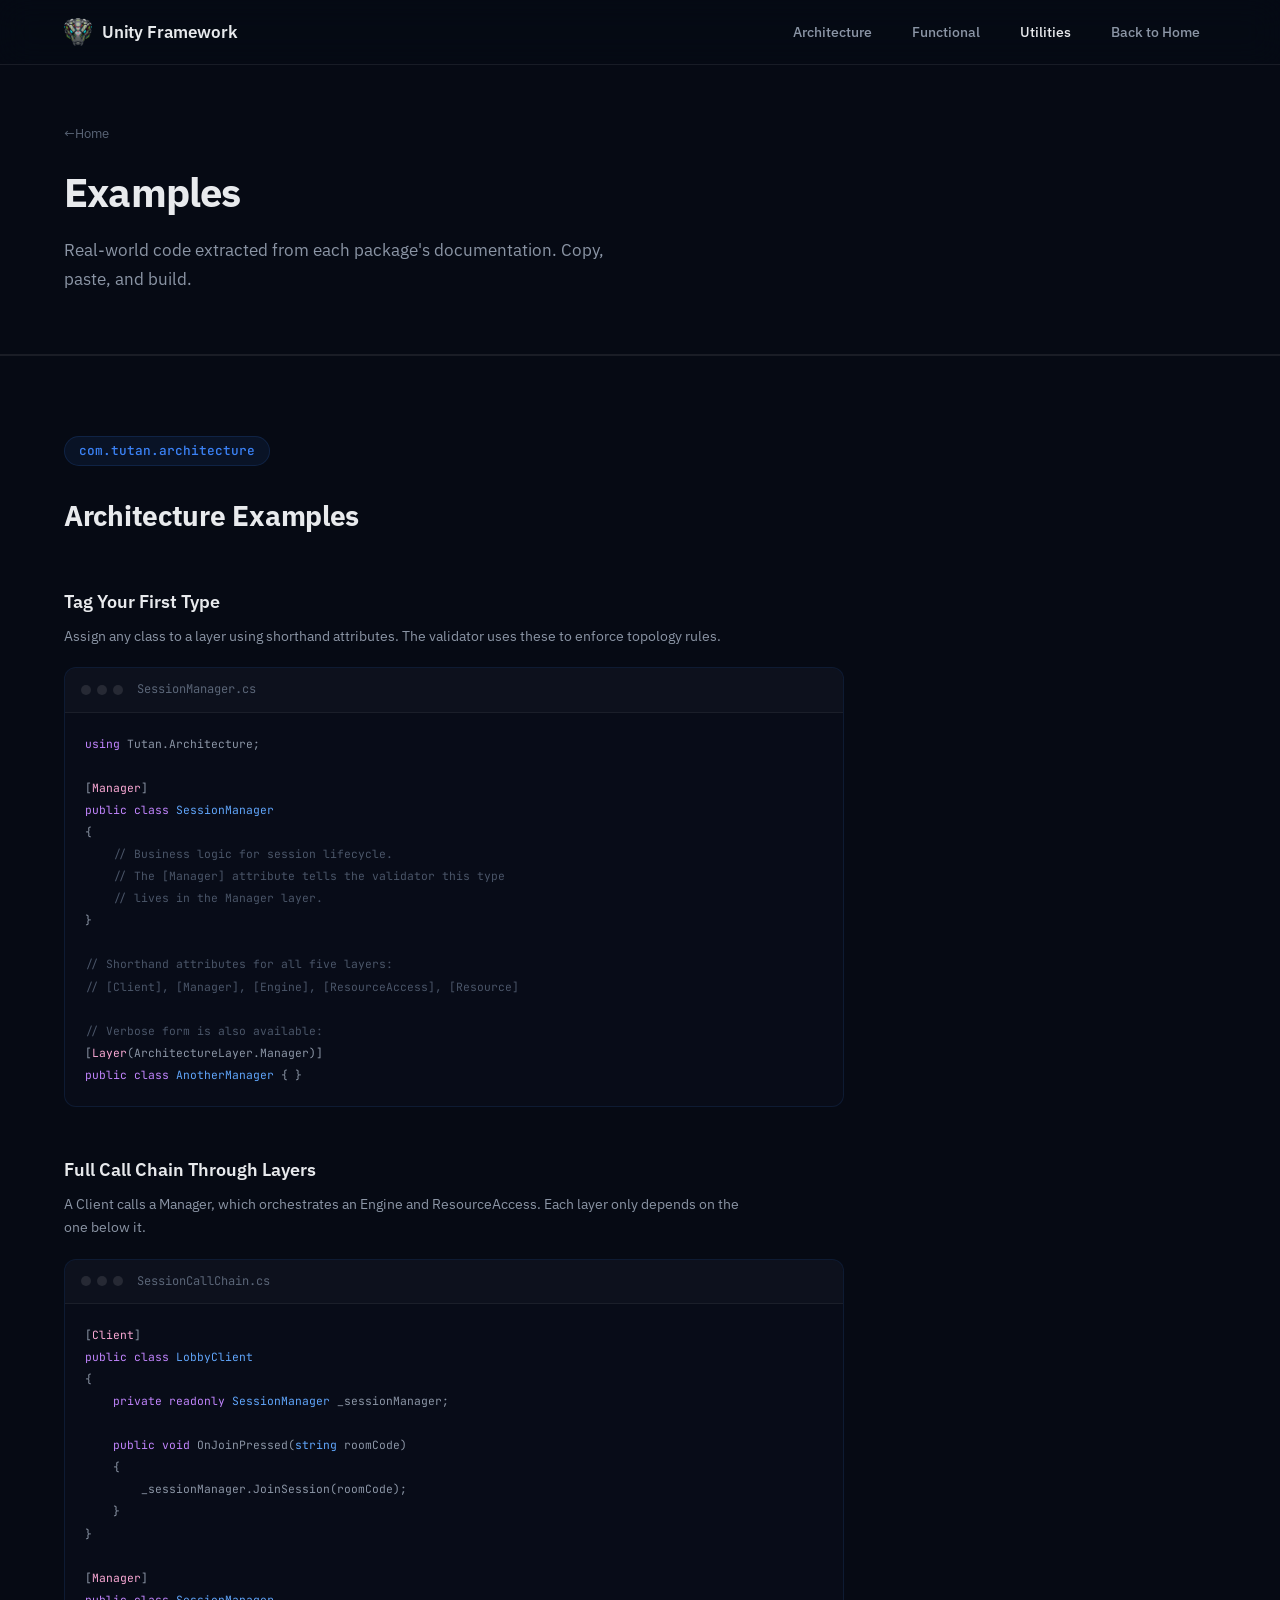
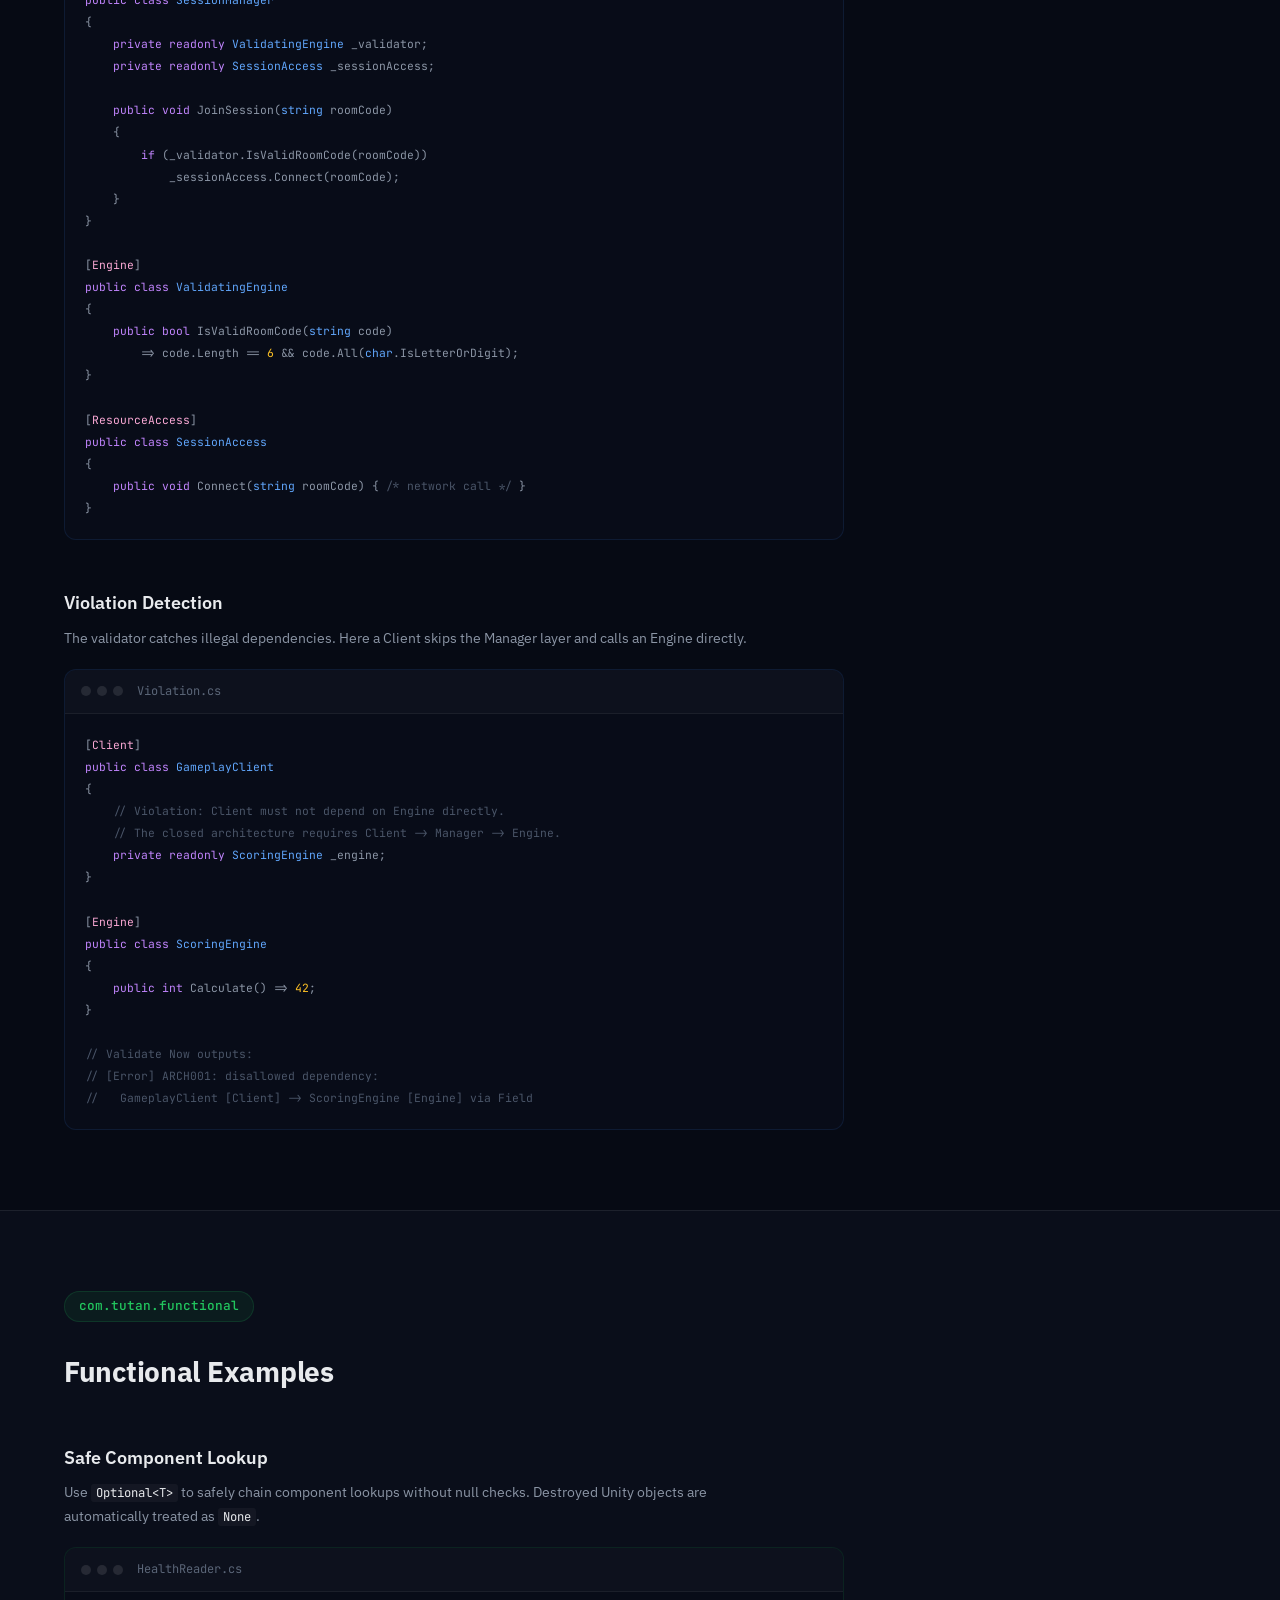
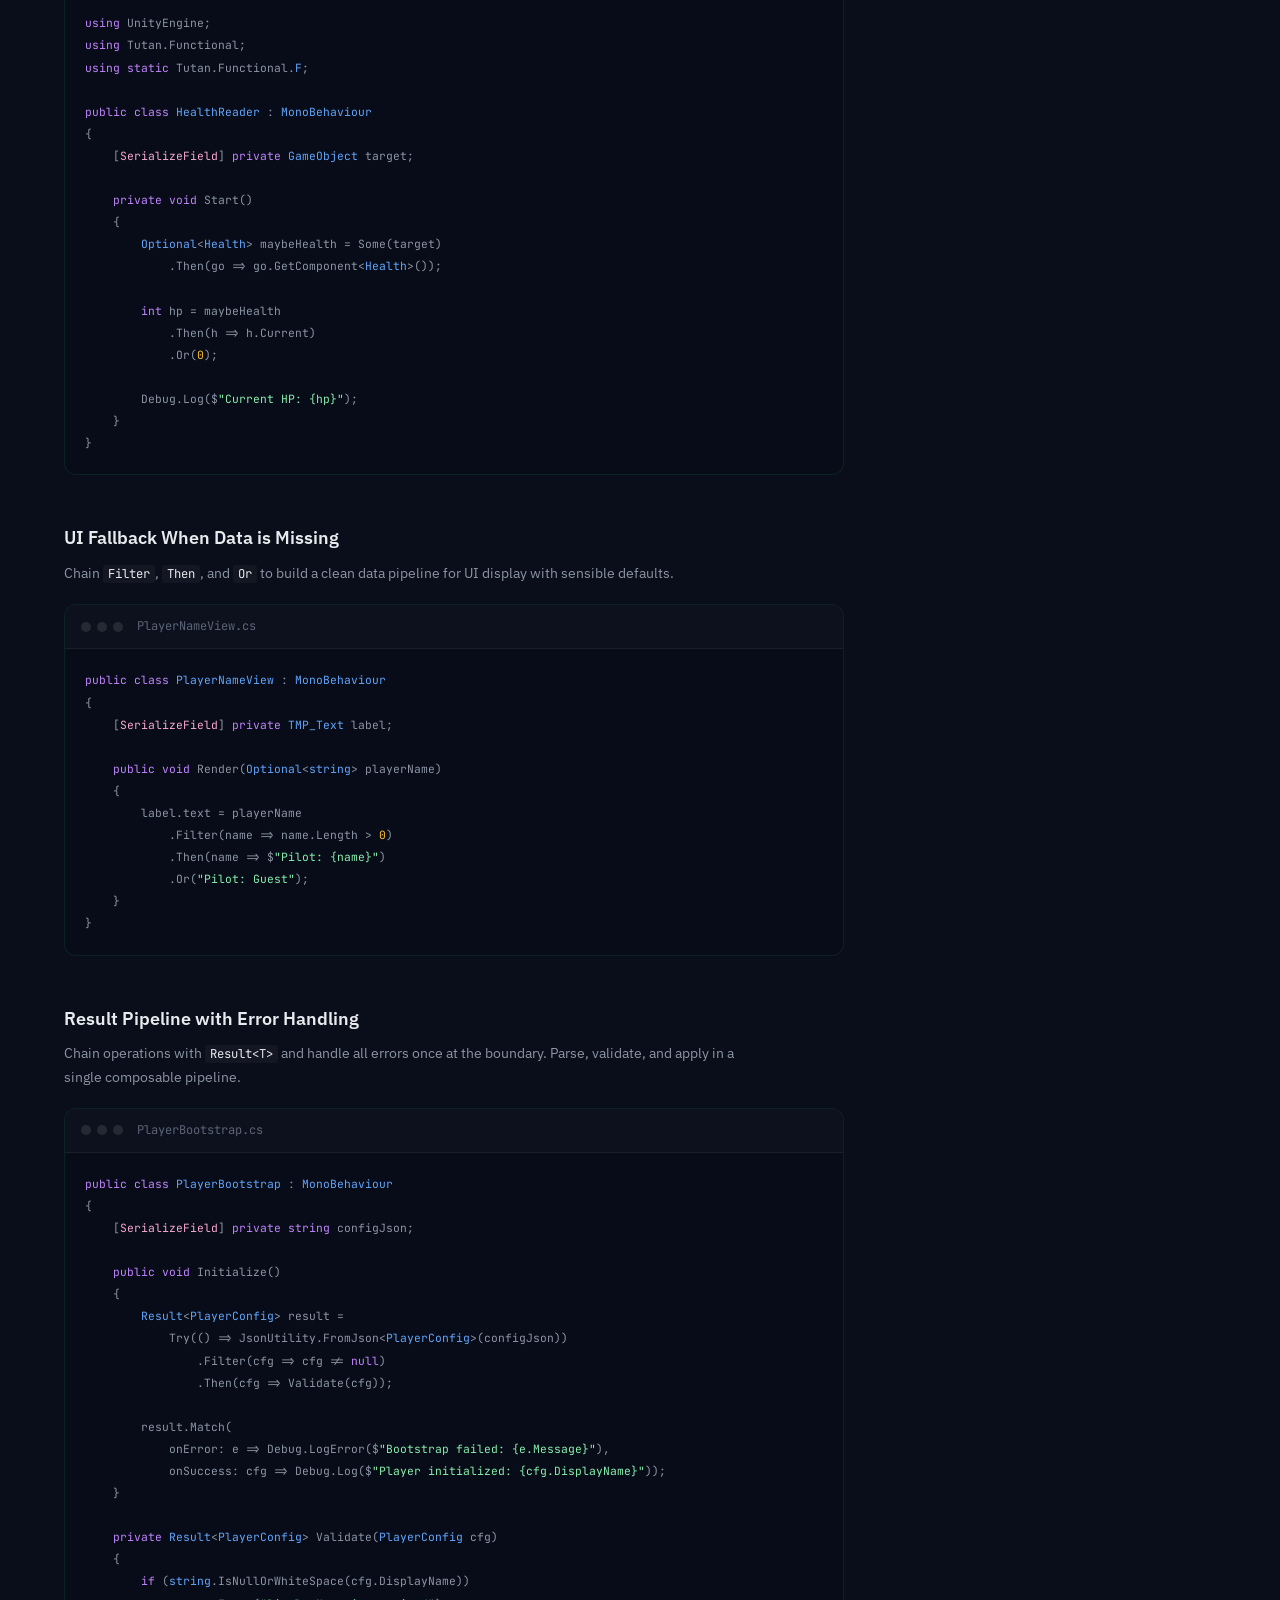
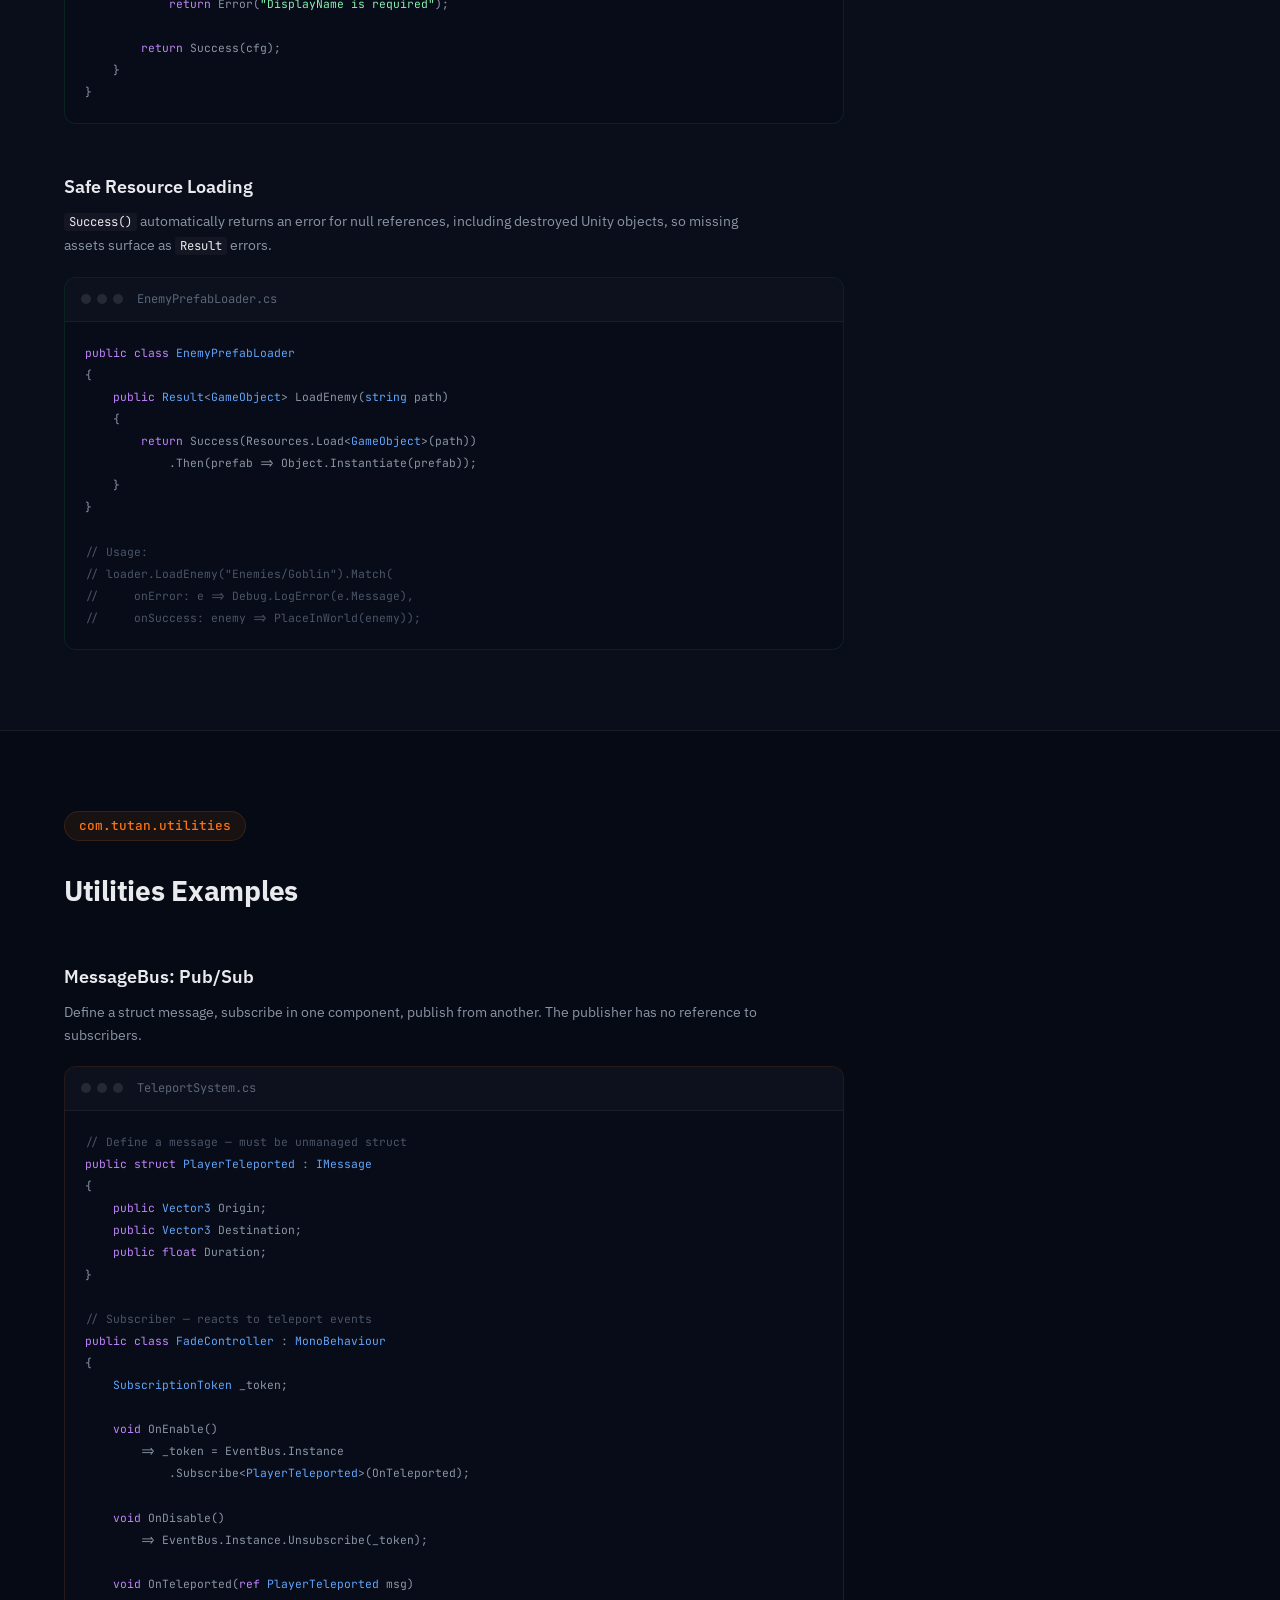
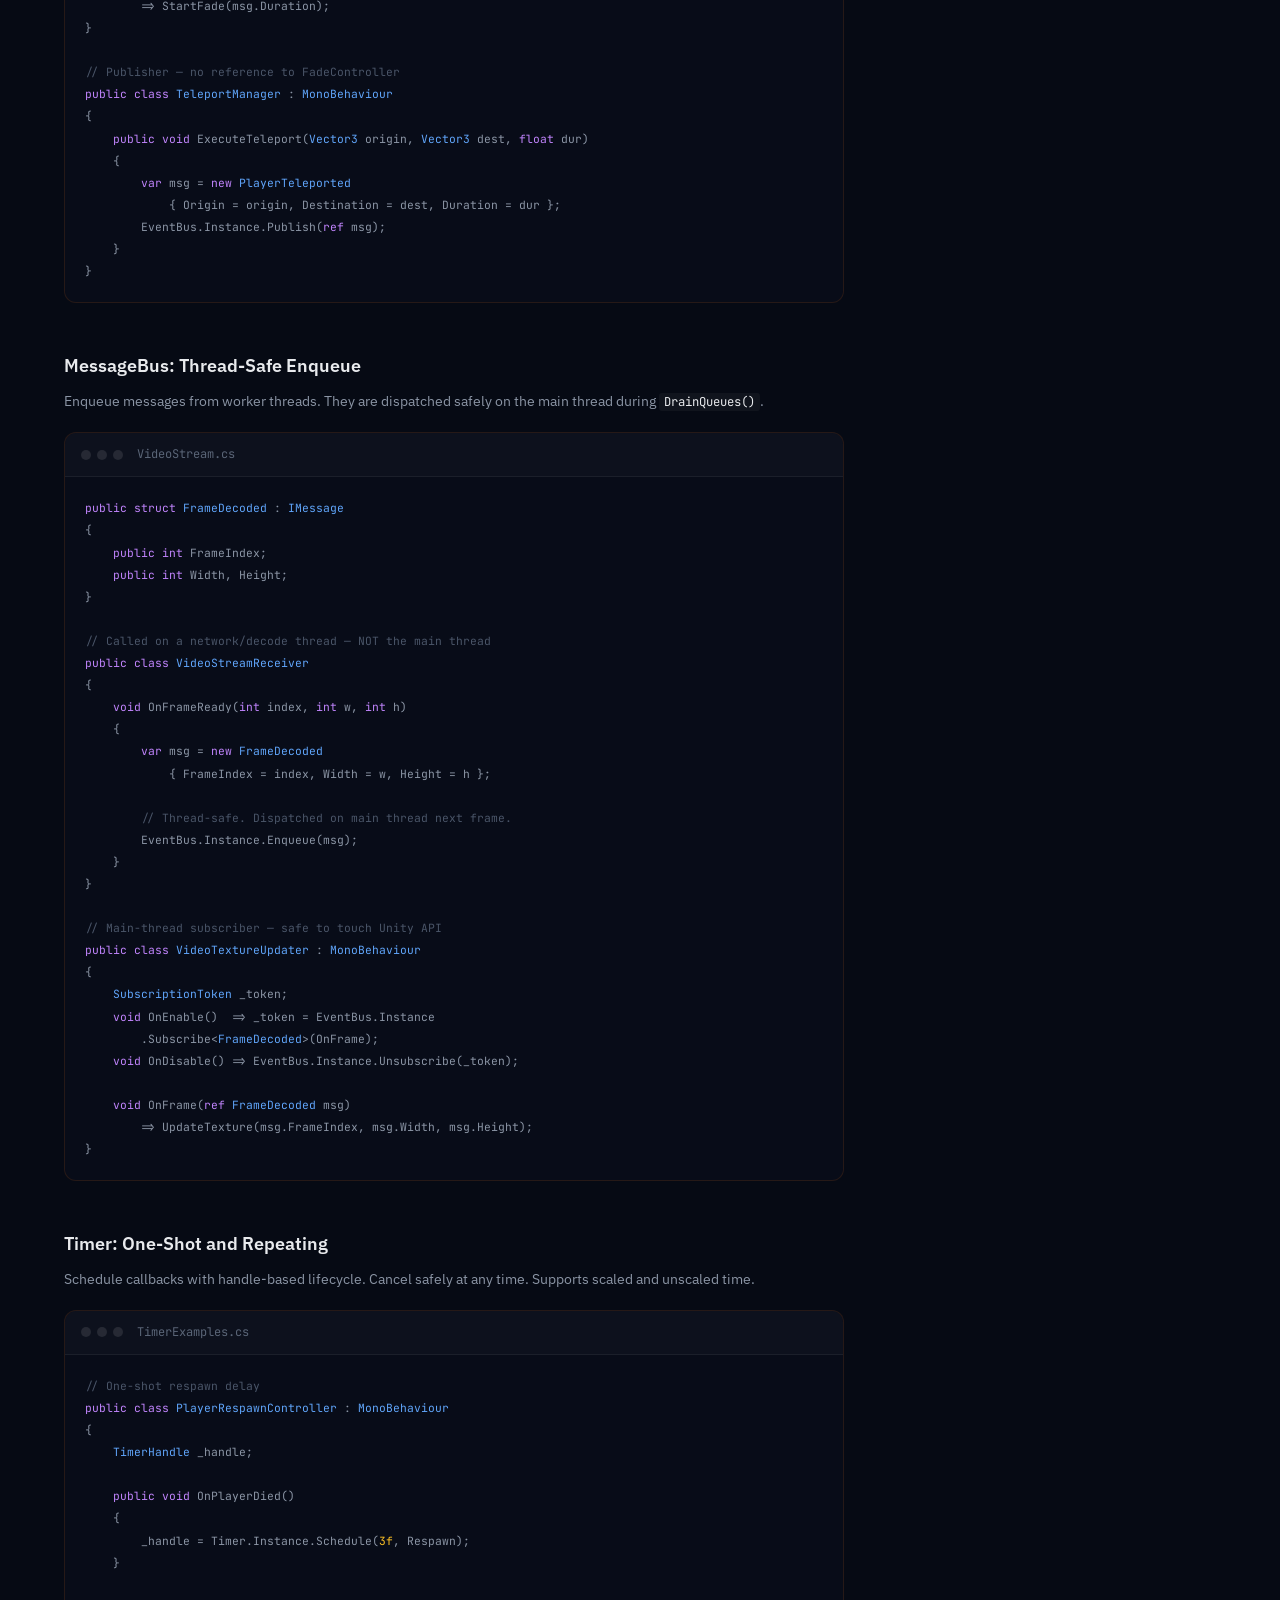
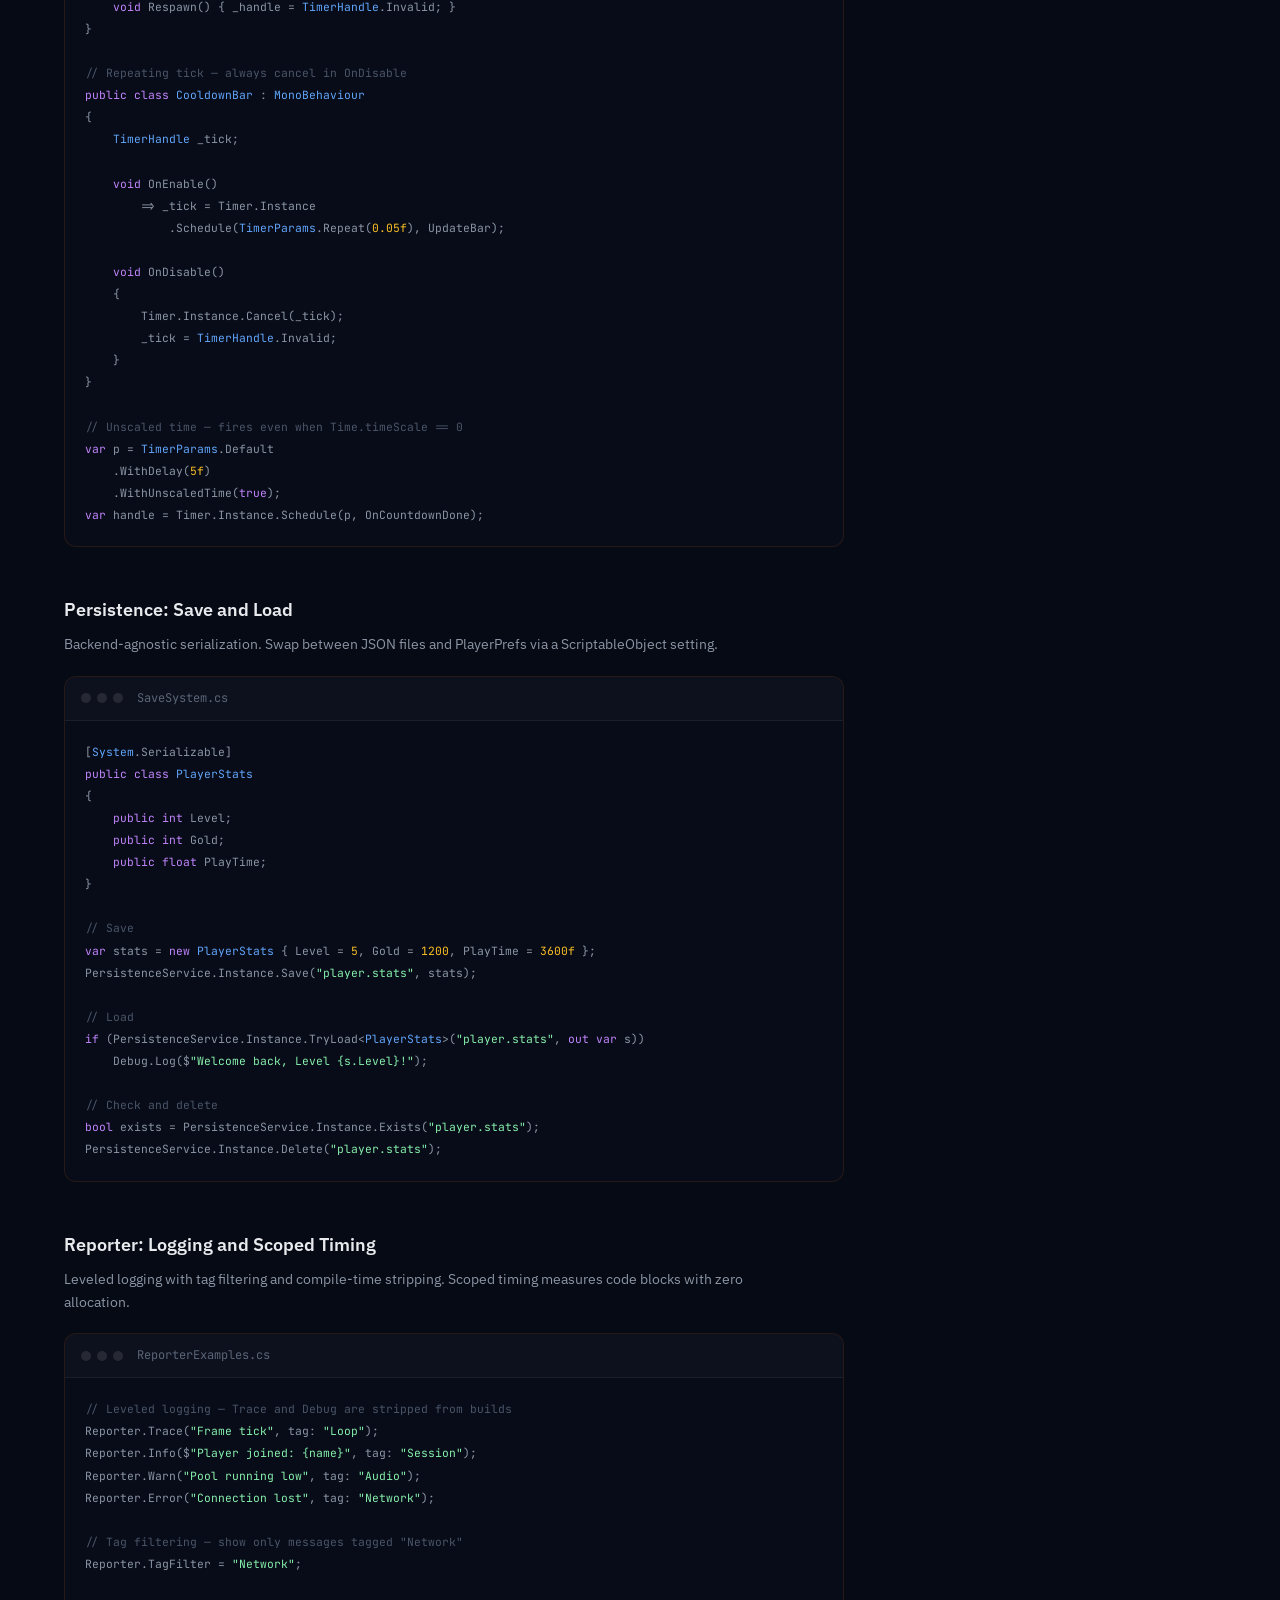
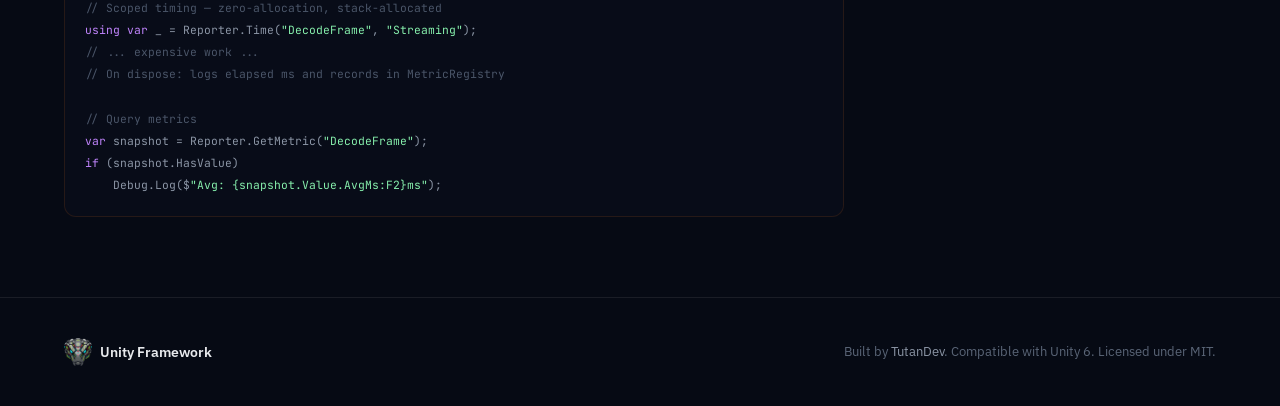
<file: examples.html>
<!DOCTYPE html>
<html lang="en">
<head>
  <meta charset="UTF-8">
  <meta name="viewport" content="width=device-width, initial-scale=1.0">
  <title>Examples - Unity Framework</title>
  <meta name="description" content="Real-world code examples for the Unity Framework packages: Architecture, Functional, and Utilities.">
  <link rel="preconnect" href="https://fonts.googleapis.com">
  <link rel="preconnect" href="https://fonts.gstatic.com" crossorigin>
  <link href="https://fonts.googleapis.com/css2?family=IBM+Plex+Sans:wght@300;400;500;600;700&family=JetBrains+Mono:wght@400;500;600&display=swap" rel="stylesheet">
  <link rel="stylesheet" href="src/styles.css">
  <link rel="stylesheet" href="src/examples.css">
</head>
<body>

  <!-- Navigation -->
  <nav class="nav" id="nav">
    <div class="nav-inner">
      <a href="index.html" class="nav-logo">
        <img src="assets/favicon/favicon-32x32.png" alt="" class="nav-logo-icon" aria-hidden="true">
        Unity Framework
      </a>
      <div class="nav-links">
        <a href="#arch-examples" class="nav-link">Architecture</a>
        <a href="#func-examples" class="nav-link">Functional</a>
        <a href="#util-examples" class="nav-link">Utilities</a>
        <a href="index.html" class="nav-link">Back to Home</a>
      </div>
      <button class="nav-toggle" id="nav-toggle" aria-label="Toggle navigation menu" aria-expanded="false">
        <span></span><span></span><span></span>
      </button>
    </div>
  </nav>

  <!-- Page Header -->
  <header class="examples-hero">
    <div class="container">
      <a href="index.html" class="breadcrumb">Home</a>
      <h1 class="examples-hero-title">Examples</h1>
      <p class="examples-hero-desc">Real-world code extracted from each package's documentation. Copy, paste, and build.</p>
    </div>
  </header>

  <!-- Architecture Examples -->
  <section class="examples-section" id="arch-examples">
    <div class="container">
      <div class="section-header section-header--arch">
        <span class="package-label package-label--arch">com.tutan.architecture</span>
        <h2>Architecture Examples</h2>
      </div>

      <!-- Example 1: Tag Your First Type -->
      <article class="example">
        <h3 class="example-title">Tag Your First Type</h3>
        <p class="example-desc">Assign any class to a layer using shorthand attributes. The validator uses these to enforce topology rules.</p>
        <div class="code-card code-card--arch">
          <div class="code-card-header">
            <span class="code-card-dot" aria-hidden="true"></span>
            <span class="code-card-dot" aria-hidden="true"></span>
            <span class="code-card-dot" aria-hidden="true"></span>
            <span class="code-card-file">SessionManager.cs</span>
          </div>
<pre class="code-block"><code><span class="kw">using</span> Tutan.Architecture;

[<span class="attr">Manager</span>]
<span class="kw">public class</span> <span class="type">SessionManager</span>
{
    <span class="cmt">// Business logic for session lifecycle.</span>
    <span class="cmt">// The [Manager] attribute tells the validator this type</span>
    <span class="cmt">// lives in the Manager layer.</span>
}

<span class="cmt">// Shorthand attributes for all five layers:</span>
<span class="cmt">// [Client], [Manager], [Engine], [ResourceAccess], [Resource]</span>

<span class="cmt">// Verbose form is also available:</span>
[<span class="attr">Layer</span>(ArchitectureLayer.Manager)]
<span class="kw">public class</span> <span class="type">AnotherManager</span> { }</code></pre>
        </div>
      </article>

      <!-- Example 2: Full Call Chain -->
      <article class="example">
        <h3 class="example-title">Full Call Chain Through Layers</h3>
        <p class="example-desc">A Client calls a Manager, which orchestrates an Engine and ResourceAccess. Each layer only depends on the one below it.</p>
        <div class="code-card code-card--arch">
          <div class="code-card-header">
            <span class="code-card-dot" aria-hidden="true"></span>
            <span class="code-card-dot" aria-hidden="true"></span>
            <span class="code-card-dot" aria-hidden="true"></span>
            <span class="code-card-file">SessionCallChain.cs</span>
          </div>
<pre class="code-block"><code>[<span class="attr">Client</span>]
<span class="kw">public class</span> <span class="type">LobbyClient</span>
{
    <span class="kw">private readonly</span> <span class="type">SessionManager</span> _sessionManager;

    <span class="kw">public void</span> OnJoinPressed(<span class="type">string</span> roomCode)
    {
        _sessionManager.JoinSession(roomCode);
    }
}

[<span class="attr">Manager</span>]
<span class="kw">public class</span> <span class="type">SessionManager</span>
{
    <span class="kw">private readonly</span> <span class="type">ValidatingEngine</span> _validator;
    <span class="kw">private readonly</span> <span class="type">SessionAccess</span> _sessionAccess;

    <span class="kw">public void</span> JoinSession(<span class="type">string</span> roomCode)
    {
        <span class="kw">if</span> (_validator.IsValidRoomCode(roomCode))
            _sessionAccess.Connect(roomCode);
    }
}

[<span class="attr">Engine</span>]
<span class="kw">public class</span> <span class="type">ValidatingEngine</span>
{
    <span class="kw">public bool</span> IsValidRoomCode(<span class="type">string</span> code)
        => code.Length == <span class="num">6</span> && code.All(<span class="type">char</span>.IsLetterOrDigit);
}

[<span class="attr">ResourceAccess</span>]
<span class="kw">public class</span> <span class="type">SessionAccess</span>
{
    <span class="kw">public void</span> Connect(<span class="type">string</span> roomCode) { <span class="cmt">/* network call */</span> }
}</code></pre>
        </div>
      </article>

      <!-- Example 3: Violation Detection -->
      <article class="example">
        <h3 class="example-title">Violation Detection</h3>
        <p class="example-desc">The validator catches illegal dependencies. Here a Client skips the Manager layer and calls an Engine directly.</p>
        <div class="code-card code-card--arch">
          <div class="code-card-header">
            <span class="code-card-dot" aria-hidden="true"></span>
            <span class="code-card-dot" aria-hidden="true"></span>
            <span class="code-card-dot" aria-hidden="true"></span>
            <span class="code-card-file">Violation.cs</span>
          </div>
<pre class="code-block"><code>[<span class="attr">Client</span>]
<span class="kw">public class</span> <span class="type">GameplayClient</span>
{
    <span class="cmt">// Violation: Client must not depend on Engine directly.</span>
    <span class="cmt">// The closed architecture requires Client -> Manager -> Engine.</span>
    <span class="kw">private readonly</span> <span class="type">ScoringEngine</span> _engine;
}

[<span class="attr">Engine</span>]
<span class="kw">public class</span> <span class="type">ScoringEngine</span>
{
    <span class="kw">public int</span> Calculate() => <span class="num">42</span>;
}

<span class="cmt">// Validate Now outputs:</span>
<span class="cmt">// [Error] ARCH001: disallowed dependency:</span>
<span class="cmt">//   GameplayClient [Client] -> ScoringEngine [Engine] via Field</span></code></pre>
        </div>
      </article>
    </div>
  </section>

  <!-- Functional Examples -->
  <section class="examples-section examples-section--alt" id="func-examples">
    <div class="container">
      <div class="section-header section-header--func">
        <span class="package-label package-label--func">com.tutan.functional</span>
        <h2>Functional Examples</h2>
      </div>

      <!-- Example 1: Safe Component Lookup -->
      <article class="example">
        <h3 class="example-title">Safe Component Lookup</h3>
        <p class="example-desc">Use <code>Optional&lt;T&gt;</code> to safely chain component lookups without null checks. Destroyed Unity objects are automatically treated as <code>None</code>.</p>
        <div class="code-card code-card--func">
          <div class="code-card-header">
            <span class="code-card-dot" aria-hidden="true"></span>
            <span class="code-card-dot" aria-hidden="true"></span>
            <span class="code-card-dot" aria-hidden="true"></span>
            <span class="code-card-file">HealthReader.cs</span>
          </div>
<pre class="code-block"><code><span class="kw">using</span> UnityEngine;
<span class="kw">using</span> Tutan.Functional;
<span class="kw">using static</span> Tutan.Functional.<span class="type">F</span>;

<span class="kw">public class</span> <span class="type">HealthReader</span> : <span class="type">MonoBehaviour</span>
{
    [<span class="attr">SerializeField</span>] <span class="kw">private</span> <span class="type">GameObject</span> target;

    <span class="kw">private void</span> Start()
    {
        <span class="type">Optional</span>&lt;<span class="type">Health</span>&gt; maybeHealth = Some(target)
            .Then(go => go.GetComponent&lt;<span class="type">Health</span>&gt;());

        <span class="kw">int</span> hp = maybeHealth
            .Then(h => h.Current)
            .Or(<span class="num">0</span>);

        Debug.Log($<span class="str">"Current HP: {hp}"</span>);
    }
}</code></pre>
        </div>
      </article>

      <!-- Example 2: UI Fallback -->
      <article class="example">
        <h3 class="example-title">UI Fallback When Data is Missing</h3>
        <p class="example-desc">Chain <code>Filter</code>, <code>Then</code>, and <code>Or</code> to build a clean data pipeline for UI display with sensible defaults.</p>
        <div class="code-card code-card--func">
          <div class="code-card-header">
            <span class="code-card-dot" aria-hidden="true"></span>
            <span class="code-card-dot" aria-hidden="true"></span>
            <span class="code-card-dot" aria-hidden="true"></span>
            <span class="code-card-file">PlayerNameView.cs</span>
          </div>
<pre class="code-block"><code><span class="kw">public class</span> <span class="type">PlayerNameView</span> : <span class="type">MonoBehaviour</span>
{
    [<span class="attr">SerializeField</span>] <span class="kw">private</span> <span class="type">TMP_Text</span> label;

    <span class="kw">public void</span> Render(<span class="type">Optional</span>&lt;<span class="type">string</span>&gt; playerName)
    {
        label.text = playerName
            .Filter(name => name.Length > <span class="num">0</span>)
            .Then(name => $<span class="str">"Pilot: {name}"</span>)
            .Or(<span class="str">"Pilot: Guest"</span>);
    }
}</code></pre>
        </div>
      </article>

      <!-- Example 3: Result Pipeline -->
      <article class="example">
        <h3 class="example-title">Result Pipeline with Error Handling</h3>
        <p class="example-desc">Chain operations with <code>Result&lt;T&gt;</code> and handle all errors once at the boundary. Parse, validate, and apply in a single composable pipeline.</p>
        <div class="code-card code-card--func">
          <div class="code-card-header">
            <span class="code-card-dot" aria-hidden="true"></span>
            <span class="code-card-dot" aria-hidden="true"></span>
            <span class="code-card-dot" aria-hidden="true"></span>
            <span class="code-card-file">PlayerBootstrap.cs</span>
          </div>
<pre class="code-block"><code><span class="kw">public class</span> <span class="type">PlayerBootstrap</span> : <span class="type">MonoBehaviour</span>
{
    [<span class="attr">SerializeField</span>] <span class="kw">private string</span> configJson;

    <span class="kw">public void</span> Initialize()
    {
        <span class="type">Result</span>&lt;<span class="type">PlayerConfig</span>&gt; result =
            Try(() => JsonUtility.FromJson&lt;<span class="type">PlayerConfig</span>&gt;(configJson))
                .Filter(cfg => cfg != <span class="kw">null</span>)
                .Then(cfg => Validate(cfg));

        result.Match(
            onError: e => Debug.LogError($<span class="str">"Bootstrap failed: {e.Message}"</span>),
            onSuccess: cfg => Debug.Log($<span class="str">"Player initialized: {cfg.DisplayName}"</span>));
    }

    <span class="kw">private</span> <span class="type">Result</span>&lt;<span class="type">PlayerConfig</span>&gt; Validate(<span class="type">PlayerConfig</span> cfg)
    {
        <span class="kw">if</span> (<span class="type">string</span>.IsNullOrWhiteSpace(cfg.DisplayName))
            <span class="kw">return</span> Error(<span class="str">"DisplayName is required"</span>);

        <span class="kw">return</span> Success(cfg);
    }
}</code></pre>
        </div>
      </article>

      <!-- Example 4: Resource Loading -->
      <article class="example">
        <h3 class="example-title">Safe Resource Loading</h3>
        <p class="example-desc"><code>Success()</code> automatically returns an error for null references, including destroyed Unity objects, so missing assets surface as <code>Result</code> errors.</p>
        <div class="code-card code-card--func">
          <div class="code-card-header">
            <span class="code-card-dot" aria-hidden="true"></span>
            <span class="code-card-dot" aria-hidden="true"></span>
            <span class="code-card-dot" aria-hidden="true"></span>
            <span class="code-card-file">EnemyPrefabLoader.cs</span>
          </div>
<pre class="code-block"><code><span class="kw">public class</span> <span class="type">EnemyPrefabLoader</span>
{
    <span class="kw">public</span> <span class="type">Result</span>&lt;<span class="type">GameObject</span>&gt; LoadEnemy(<span class="type">string</span> path)
    {
        <span class="kw">return</span> Success(Resources.Load&lt;<span class="type">GameObject</span>&gt;(path))
            .Then(prefab => Object.Instantiate(prefab));
    }
}

<span class="cmt">// Usage:</span>
<span class="cmt">// loader.LoadEnemy("Enemies/Goblin").Match(</span>
<span class="cmt">//     onError: e => Debug.LogError(e.Message),</span>
<span class="cmt">//     onSuccess: enemy => PlaceInWorld(enemy));</span></code></pre>
        </div>
      </article>
    </div>
  </section>

  <!-- Utilities Examples -->
  <section class="examples-section" id="util-examples">
    <div class="container">
      <div class="section-header section-header--util">
        <span class="package-label package-label--util">com.tutan.utilities</span>
        <h2>Utilities Examples</h2>
      </div>

      <!-- Example 1: MessageBus Pub/Sub -->
      <article class="example">
        <h3 class="example-title">MessageBus: Pub/Sub</h3>
        <p class="example-desc">Define a struct message, subscribe in one component, publish from another. The publisher has no reference to subscribers.</p>
        <div class="code-card code-card--util">
          <div class="code-card-header">
            <span class="code-card-dot" aria-hidden="true"></span>
            <span class="code-card-dot" aria-hidden="true"></span>
            <span class="code-card-dot" aria-hidden="true"></span>
            <span class="code-card-file">TeleportSystem.cs</span>
          </div>
<pre class="code-block"><code><span class="cmt">// Define a message — must be unmanaged struct</span>
<span class="kw">public struct</span> <span class="type">PlayerTeleported</span> : <span class="type">IMessage</span>
{
    <span class="kw">public</span> <span class="type">Vector3</span> Origin;
    <span class="kw">public</span> <span class="type">Vector3</span> Destination;
    <span class="kw">public float</span> Duration;
}

<span class="cmt">// Subscriber — reacts to teleport events</span>
<span class="kw">public class</span> <span class="type">FadeController</span> : <span class="type">MonoBehaviour</span>
{
    <span class="type">SubscriptionToken</span> _token;

    <span class="kw">void</span> OnEnable()
        => _token = EventBus.Instance
            .Subscribe&lt;<span class="type">PlayerTeleported</span>&gt;(OnTeleported);

    <span class="kw">void</span> OnDisable()
        => EventBus.Instance.Unsubscribe(_token);

    <span class="kw">void</span> OnTeleported(<span class="kw">ref</span> <span class="type">PlayerTeleported</span> msg)
        => StartFade(msg.Duration);
}

<span class="cmt">// Publisher — no reference to FadeController</span>
<span class="kw">public class</span> <span class="type">TeleportManager</span> : <span class="type">MonoBehaviour</span>
{
    <span class="kw">public void</span> ExecuteTeleport(<span class="type">Vector3</span> origin, <span class="type">Vector3</span> dest, <span class="kw">float</span> dur)
    {
        <span class="kw">var</span> msg = <span class="kw">new</span> <span class="type">PlayerTeleported</span>
            { Origin = origin, Destination = dest, Duration = dur };
        EventBus.Instance.Publish(<span class="kw">ref</span> msg);
    }
}</code></pre>
        </div>
      </article>

      <!-- Example 2: Queued Dispatch from Worker Thread -->
      <article class="example">
        <h3 class="example-title">MessageBus: Thread-Safe Enqueue</h3>
        <p class="example-desc">Enqueue messages from worker threads. They are dispatched safely on the main thread during <code>DrainQueues()</code>.</p>
        <div class="code-card code-card--util">
          <div class="code-card-header">
            <span class="code-card-dot" aria-hidden="true"></span>
            <span class="code-card-dot" aria-hidden="true"></span>
            <span class="code-card-dot" aria-hidden="true"></span>
            <span class="code-card-file">VideoStream.cs</span>
          </div>
<pre class="code-block"><code><span class="kw">public struct</span> <span class="type">FrameDecoded</span> : <span class="type">IMessage</span>
{
    <span class="kw">public int</span> FrameIndex;
    <span class="kw">public int</span> Width, Height;
}

<span class="cmt">// Called on a network/decode thread — NOT the main thread</span>
<span class="kw">public class</span> <span class="type">VideoStreamReceiver</span>
{
    <span class="kw">void</span> OnFrameReady(<span class="kw">int</span> index, <span class="kw">int</span> w, <span class="kw">int</span> h)
    {
        <span class="kw">var</span> msg = <span class="kw">new</span> <span class="type">FrameDecoded</span>
            { FrameIndex = index, Width = w, Height = h };

        <span class="cmt">// Thread-safe. Dispatched on main thread next frame.</span>
        EventBus.Instance.Enqueue(msg);
    }
}

<span class="cmt">// Main-thread subscriber — safe to touch Unity API</span>
<span class="kw">public class</span> <span class="type">VideoTextureUpdater</span> : <span class="type">MonoBehaviour</span>
{
    <span class="type">SubscriptionToken</span> _token;
    <span class="kw">void</span> OnEnable()  => _token = EventBus.Instance
        .Subscribe&lt;<span class="type">FrameDecoded</span>&gt;(OnFrame);
    <span class="kw">void</span> OnDisable() => EventBus.Instance.Unsubscribe(_token);

    <span class="kw">void</span> OnFrame(<span class="kw">ref</span> <span class="type">FrameDecoded</span> msg)
        => UpdateTexture(msg.FrameIndex, msg.Width, msg.Height);
}</code></pre>
        </div>
      </article>

      <!-- Example 3: Timer -->
      <article class="example">
        <h3 class="example-title">Timer: One-Shot and Repeating</h3>
        <p class="example-desc">Schedule callbacks with handle-based lifecycle. Cancel safely at any time. Supports scaled and unscaled time.</p>
        <div class="code-card code-card--util">
          <div class="code-card-header">
            <span class="code-card-dot" aria-hidden="true"></span>
            <span class="code-card-dot" aria-hidden="true"></span>
            <span class="code-card-dot" aria-hidden="true"></span>
            <span class="code-card-file">TimerExamples.cs</span>
          </div>
<pre class="code-block"><code><span class="cmt">// One-shot respawn delay</span>
<span class="kw">public class</span> <span class="type">PlayerRespawnController</span> : <span class="type">MonoBehaviour</span>
{
    <span class="type">TimerHandle</span> _handle;

    <span class="kw">public void</span> OnPlayerDied()
    {
        _handle = Timer.Instance.Schedule(<span class="num">3f</span>, Respawn);
    }

    <span class="kw">void</span> Respawn() { _handle = <span class="type">TimerHandle</span>.Invalid; }
}

<span class="cmt">// Repeating tick — always cancel in OnDisable</span>
<span class="kw">public class</span> <span class="type">CooldownBar</span> : <span class="type">MonoBehaviour</span>
{
    <span class="type">TimerHandle</span> _tick;

    <span class="kw">void</span> OnEnable()
        => _tick = Timer.Instance
            .Schedule(<span class="type">TimerParams</span>.Repeat(<span class="num">0.05f</span>), UpdateBar);

    <span class="kw">void</span> OnDisable()
    {
        Timer.Instance.Cancel(_tick);
        _tick = <span class="type">TimerHandle</span>.Invalid;
    }
}

<span class="cmt">// Unscaled time — fires even when Time.timeScale == 0</span>
<span class="kw">var</span> p = <span class="type">TimerParams</span>.Default
    .WithDelay(<span class="num">5f</span>)
    .WithUnscaledTime(<span class="kw">true</span>);
<span class="kw">var</span> handle = Timer.Instance.Schedule(p, OnCountdownDone);</code></pre>
        </div>
      </article>

      <!-- Example 4: Persistence -->
      <article class="example">
        <h3 class="example-title">Persistence: Save and Load</h3>
        <p class="example-desc">Backend-agnostic serialization. Swap between JSON files and PlayerPrefs via a ScriptableObject setting.</p>
        <div class="code-card code-card--util">
          <div class="code-card-header">
            <span class="code-card-dot" aria-hidden="true"></span>
            <span class="code-card-dot" aria-hidden="true"></span>
            <span class="code-card-dot" aria-hidden="true"></span>
            <span class="code-card-file">SaveSystem.cs</span>
          </div>
<pre class="code-block"><code>[<span class="type">System</span>.Serializable]
<span class="kw">public class</span> <span class="type">PlayerStats</span>
{
    <span class="kw">public int</span> Level;
    <span class="kw">public int</span> Gold;
    <span class="kw">public float</span> PlayTime;
}

<span class="cmt">// Save</span>
<span class="kw">var</span> stats = <span class="kw">new</span> <span class="type">PlayerStats</span> { Level = <span class="num">5</span>, Gold = <span class="num">1200</span>, PlayTime = <span class="num">3600f</span> };
PersistenceService.Instance.Save(<span class="str">"player.stats"</span>, stats);

<span class="cmt">// Load</span>
<span class="kw">if</span> (PersistenceService.Instance.TryLoad&lt;<span class="type">PlayerStats</span>&gt;(<span class="str">"player.stats"</span>, <span class="kw">out var</span> s))
    Debug.Log($<span class="str">"Welcome back, Level {s.Level}!"</span>);

<span class="cmt">// Check and delete</span>
<span class="kw">bool</span> exists = PersistenceService.Instance.Exists(<span class="str">"player.stats"</span>);
PersistenceService.Instance.Delete(<span class="str">"player.stats"</span>);</code></pre>
        </div>
      </article>

      <!-- Example 5: Reporter -->
      <article class="example">
        <h3 class="example-title">Reporter: Logging and Scoped Timing</h3>
        <p class="example-desc">Leveled logging with tag filtering and compile-time stripping. Scoped timing measures code blocks with zero allocation.</p>
        <div class="code-card code-card--util">
          <div class="code-card-header">
            <span class="code-card-dot" aria-hidden="true"></span>
            <span class="code-card-dot" aria-hidden="true"></span>
            <span class="code-card-dot" aria-hidden="true"></span>
            <span class="code-card-file">ReporterExamples.cs</span>
          </div>
<pre class="code-block"><code><span class="cmt">// Leveled logging — Trace and Debug are stripped from builds</span>
Reporter.Trace(<span class="str">"Frame tick"</span>, tag: <span class="str">"Loop"</span>);
Reporter.Info($<span class="str">"Player joined: {name}"</span>, tag: <span class="str">"Session"</span>);
Reporter.Warn(<span class="str">"Pool running low"</span>, tag: <span class="str">"Audio"</span>);
Reporter.Error(<span class="str">"Connection lost"</span>, tag: <span class="str">"Network"</span>);

<span class="cmt">// Tag filtering — show only messages tagged "Network"</span>
Reporter.TagFilter = <span class="str">"Network"</span>;

<span class="cmt">// Scoped timing — zero-allocation, stack-allocated</span>
<span class="kw">using var</span> _ = Reporter.Time(<span class="str">"DecodeFrame"</span>, <span class="str">"Streaming"</span>);
<span class="cmt">// ... expensive work ...</span>
<span class="cmt">// On dispose: logs elapsed ms and records in MetricRegistry</span>

<span class="cmt">// Query metrics</span>
<span class="kw">var</span> snapshot = Reporter.GetMetric(<span class="str">"DecodeFrame"</span>);
<span class="kw">if</span> (snapshot.HasValue)
    Debug.Log($<span class="str">"Avg: {snapshot.Value.AvgMs:F2}ms"</span>);</code></pre>
        </div>
      </article>
    </div>
  </section>

  <!-- Footer -->
  <footer class="footer">
    <div class="container footer-inner">
      <div class="footer-brand">
        <img src="assets/favicon/favicon-32x32.png" alt="" class="nav-logo-icon" aria-hidden="true">
        <span>Unity Framework</span>
      </div>
      <p class="footer-copy">
        Built by <a href="https://github.com/TutanDev" target="_blank" rel="noopener noreferrer">TutanDev</a>.
        Compatible with Unity 6.
        Licensed under MIT.
      </p>
    </div>
  </footer>

  <script src="src/main.js"></script>
</body>
</html>
</file>
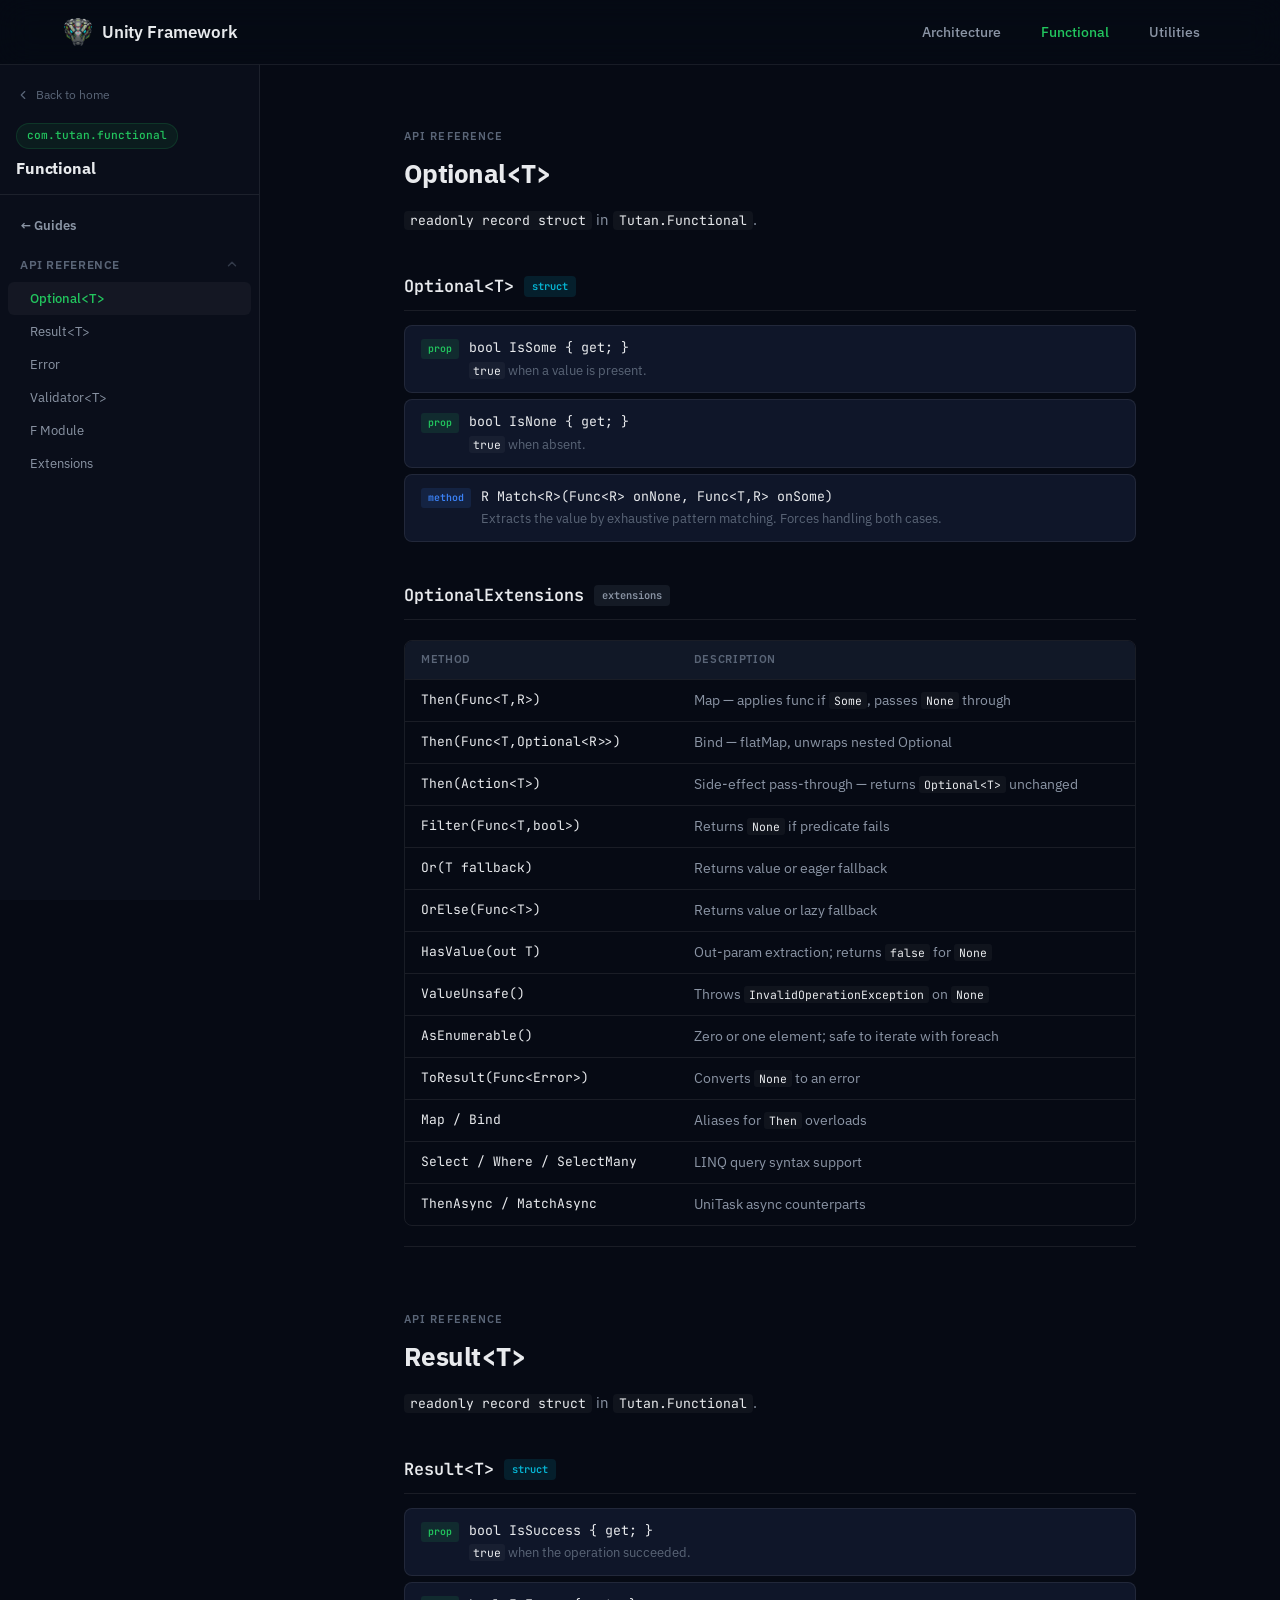
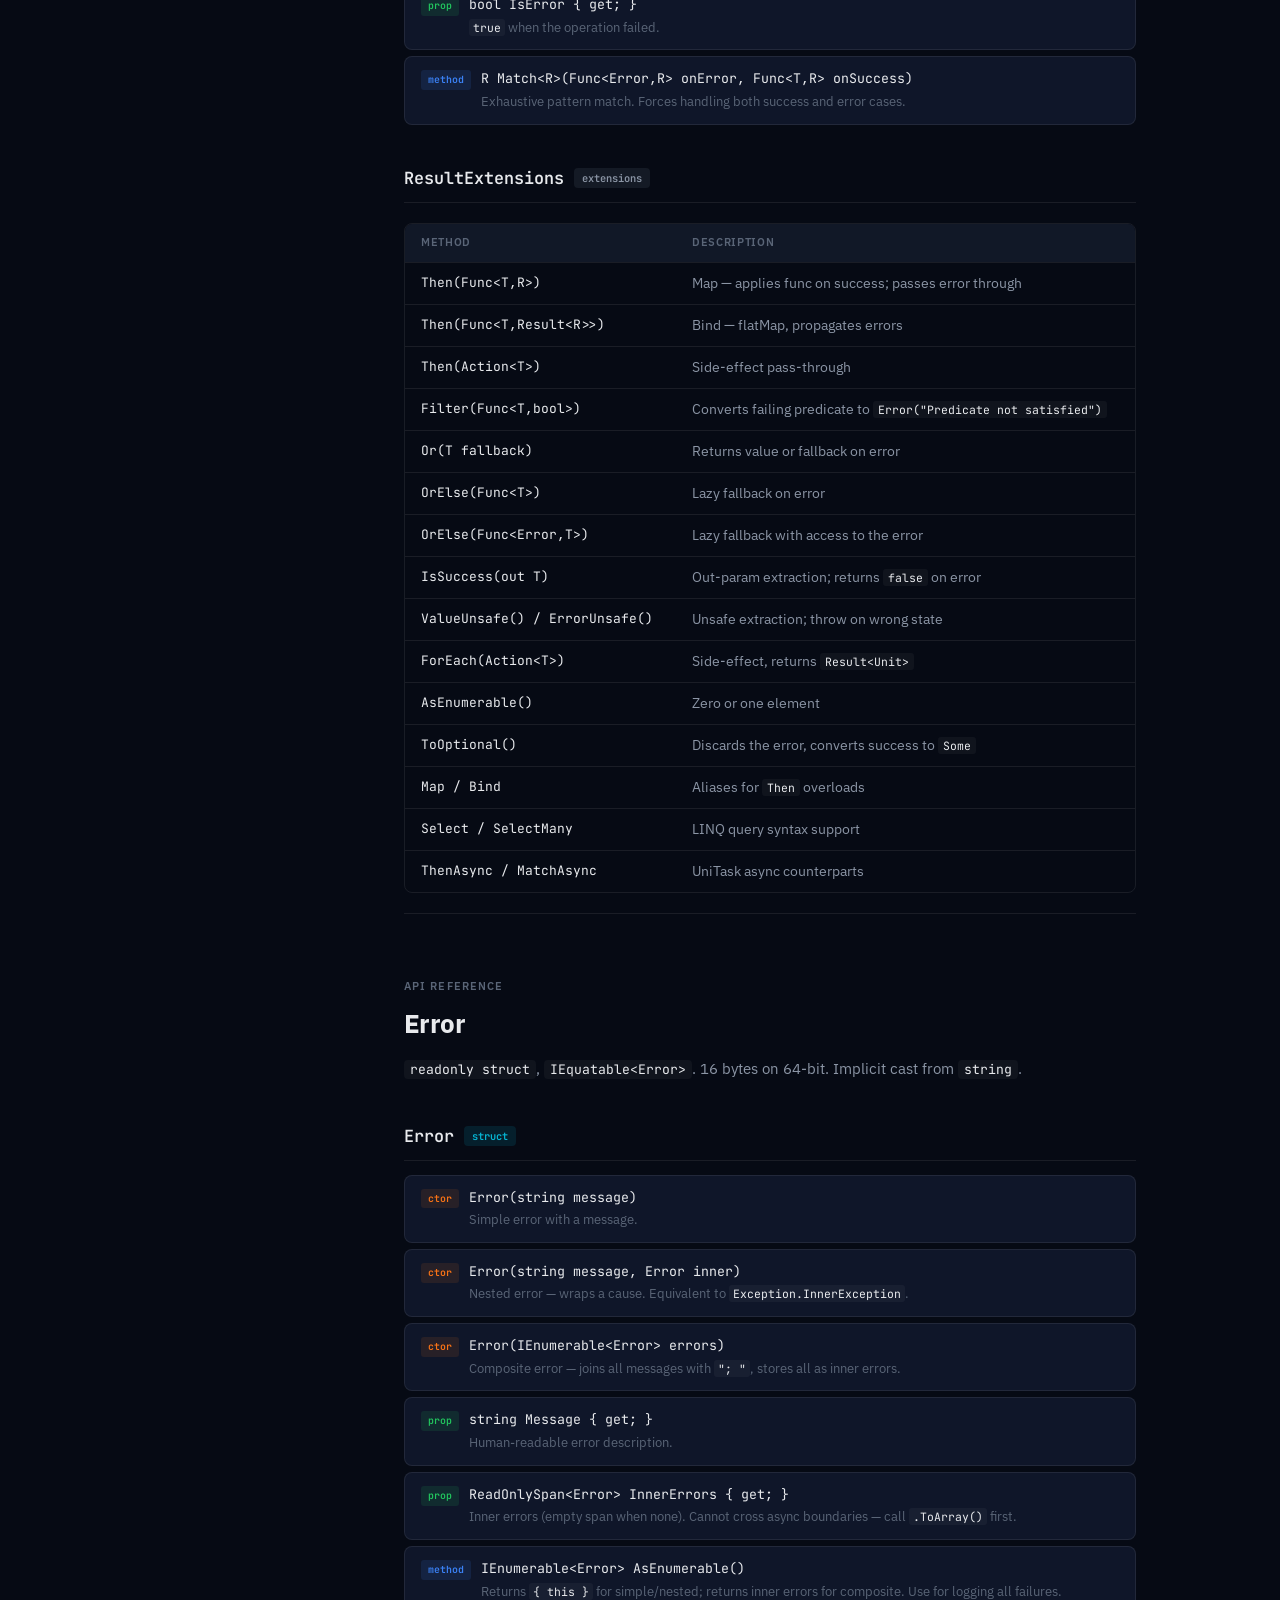
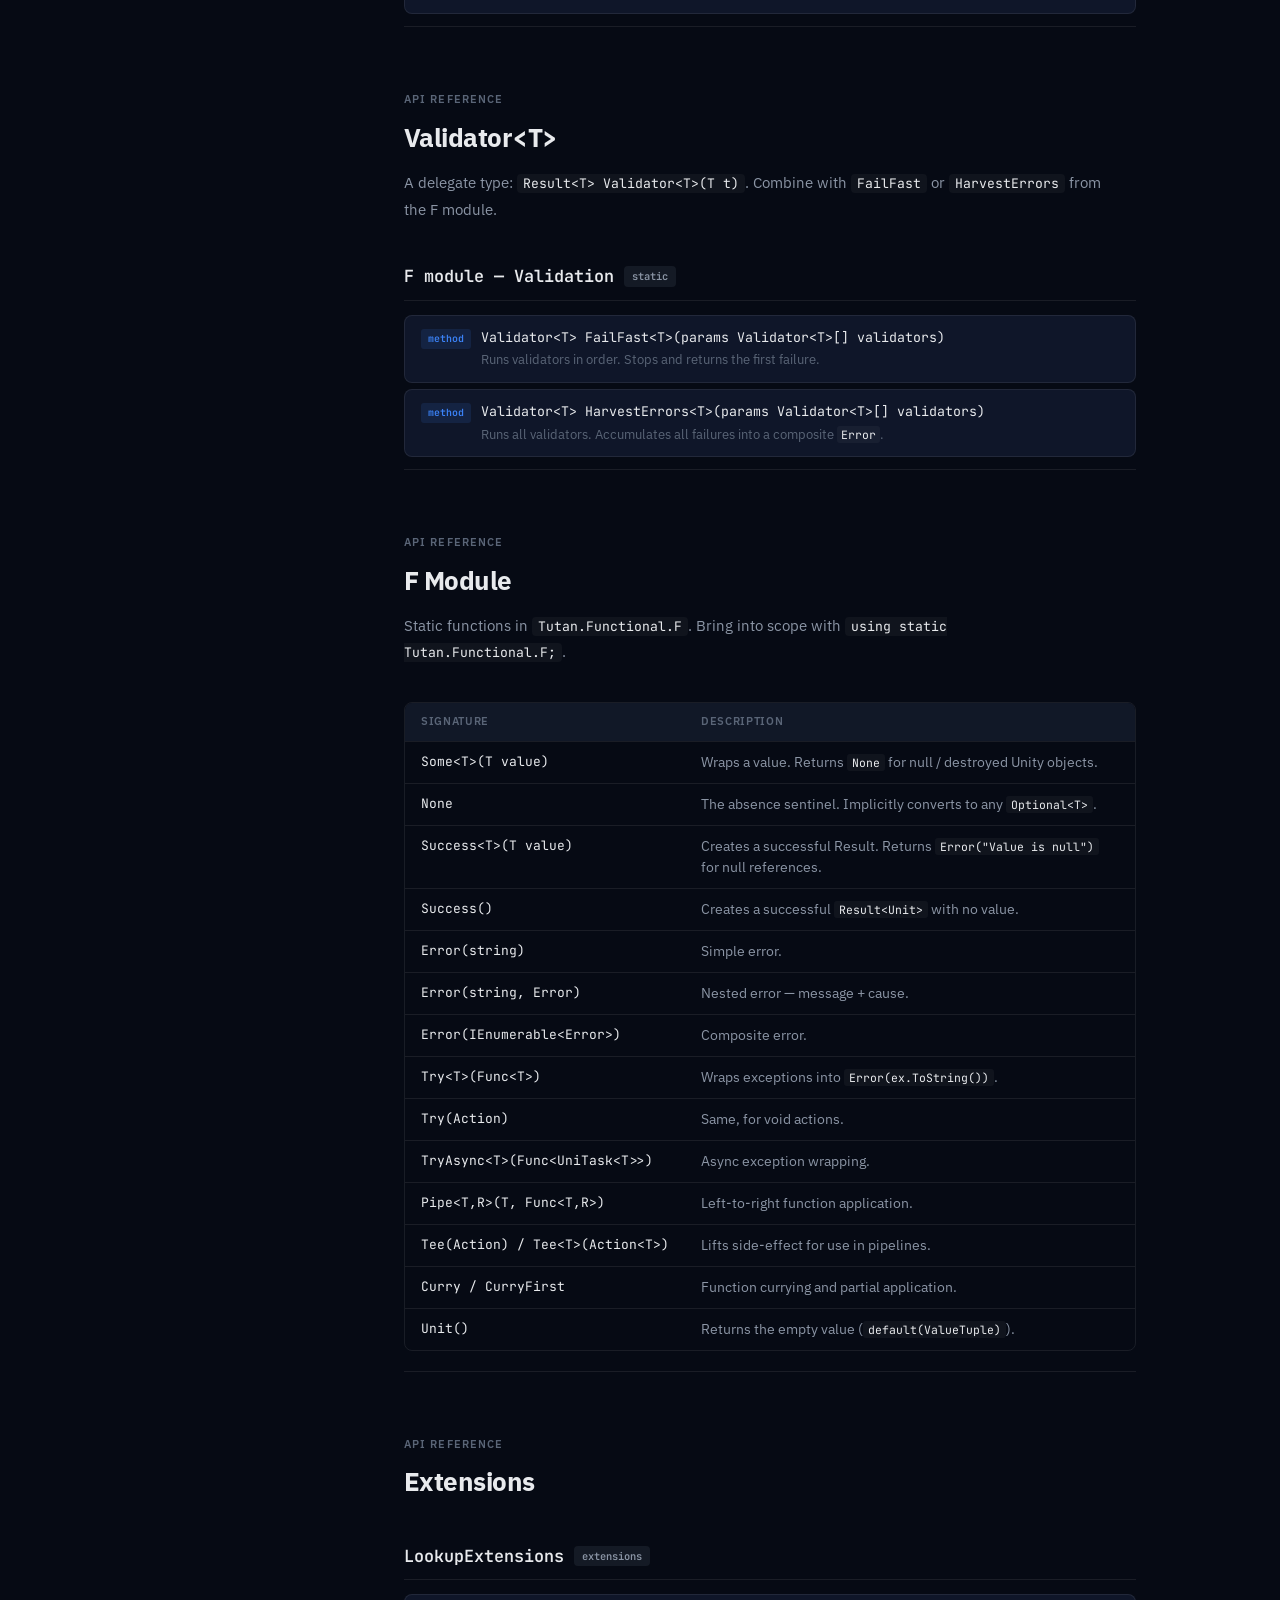
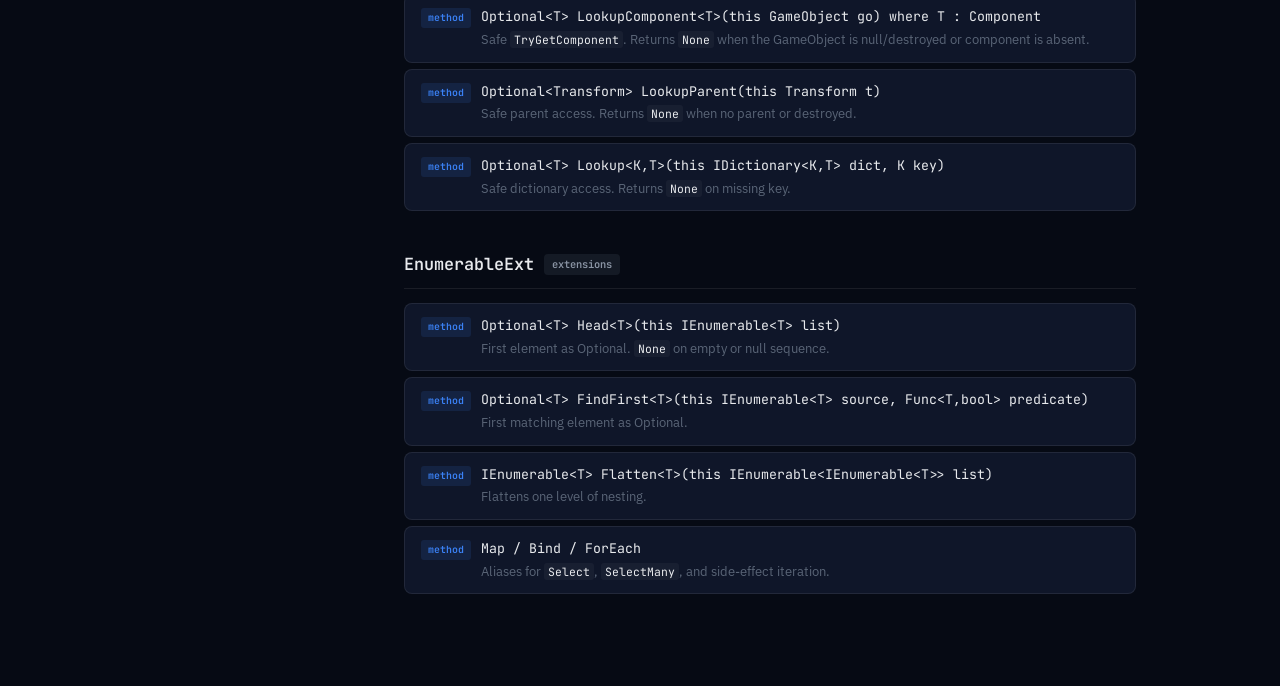
<file: functional-api.html>
<!DOCTYPE html>
<html lang="en">
<head>
  <meta charset="UTF-8">
  <meta name="viewport" content="width=device-width, initial-scale=1.0">
  <title>Functional — API Reference — Unity Framework</title>
  <meta name="description" content="UP-Functional API Reference: complete type and member documentation for Optional&lt;T&gt;, Result&lt;T&gt;, Error, and the F module.">
  <link rel="preconnect" href="https://fonts.googleapis.com">
  <link rel="preconnect" href="https://fonts.gstatic.com" crossorigin>
  <link href="https://fonts.googleapis.com/css2?family=IBM+Plex+Sans:wght@300;400;500;600;700&family=JetBrains+Mono:wght@400;500;600&display=swap" rel="stylesheet">
  <link rel="stylesheet" href="src/styles.css">
  <link rel="stylesheet" href="src/docs.css">
</head>
<body>

  <!-- Navigation -->
  <nav class="nav" id="nav">
    <div class="nav-inner">
      <a href="index.html" class="nav-logo">
        <img src="assets/favicon/favicon-32x32.png" alt="" class="nav-logo-icon" aria-hidden="true">
        Unity Framework
      </a>
      <div class="nav-links">
        <a href="architecture.html" class="nav-link">Architecture</a>
        <a href="functional.html" class="nav-link" style="color:var(--func-color)">Functional</a>
        <a href="utilities.html" class="nav-link">Utilities</a>
      </div>
      <button class="nav-toggle" id="nav-toggle" aria-label="Toggle navigation menu" aria-expanded="false">
        <span></span><span></span><span></span>
      </button>
    </div>
  </nav>

  <div class="docs-shell">

    <!-- Sidebar -->
    <aside class="docs-sidebar" aria-label="Documentation navigation">
      <div class="sidebar-header">
        <a href="index.html" class="sidebar-back">
          <svg width="14" height="14" viewBox="0 0 24 24" fill="none" stroke="currentColor" stroke-width="2" stroke-linecap="round" stroke-linejoin="round" aria-hidden="true"><polyline points="15 18 9 12 15 6"/></svg>
          Back to home
        </a>
        <span class="sidebar-pkg-id sidebar-pkg-id--func">com.tutan.functional</span>
        <div class="sidebar-pkg-name">Functional</div>
      </div>
      <nav class="sidebar-nav" aria-label="Page sections">
        <a href="functional.html" class="sidebar-direct" data-pkg="func">← Guides</a>

        <div class="sidebar-group open">
          <button class="sidebar-group-btn" aria-expanded="true">
            API Reference
            <svg class="sidebar-chevron" width="14" height="14" viewBox="0 0 24 24" fill="none" stroke="currentColor" stroke-width="2.5" stroke-linecap="round" stroke-linejoin="round" aria-hidden="true"><polyline points="6 9 12 15 18 9"/></svg>
          </button>
          <div class="sidebar-items">
            <a href="#api-optional" class="sidebar-link" data-pkg="func">Optional&lt;T&gt;</a>
            <a href="#api-result" class="sidebar-link" data-pkg="func">Result&lt;T&gt;</a>
            <a href="#api-error" class="sidebar-link" data-pkg="func">Error</a>
            <a href="#api-validator" class="sidebar-link" data-pkg="func">Validator&lt;T&gt;</a>
            <a href="#api-f" class="sidebar-link" data-pkg="func">F Module</a>
            <a href="#api-extensions" class="sidebar-link" data-pkg="func">Extensions</a>
          </div>
        </div>
      </nav>
    </aside>

    <!-- Main content -->
    <main class="docs-main">

      <div class="docs-content">

        <!-- ── API: Optional<T> ── -->
        <section class="docs-section" id="api-optional">
          <div class="section-eyebrow">API Reference</div>
          <h2 class="section-title">Optional&lt;T&gt;</h2>
          <p class="section-intro"><code>readonly record struct</code> in <code>Tutan.Functional</code>.</p>

          <div class="api-group">
            <div class="api-group-header">
              <span class="api-group-name">Optional&lt;T&gt;</span>
              <span class="api-type-badge badge--struct">struct</span>
            </div>
            <div class="api-members">
              <div class="api-member">
                <span class="api-kind kind--prop">prop</span>
                <div class="api-member-content">
                  <div class="api-member-name">bool IsSome { get; }</div>
                  <div class="api-member-desc"><code>true</code> when a value is present.</div>
                </div>
              </div>
              <div class="api-member">
                <span class="api-kind kind--prop">prop</span>
                <div class="api-member-content">
                  <div class="api-member-name">bool IsNone { get; }</div>
                  <div class="api-member-desc"><code>true</code> when absent.</div>
                </div>
              </div>
              <div class="api-member">
                <span class="api-kind kind--method">method</span>
                <div class="api-member-content">
                  <div class="api-member-name">R Match&lt;R&gt;(Func&lt;R&gt; onNone, Func&lt;T,R&gt; onSome)</div>
                  <div class="api-member-desc">Extracts the value by exhaustive pattern matching. Forces handling both cases.</div>
                </div>
              </div>
            </div>
          </div>

          <div class="api-group">
            <div class="api-group-header">
              <span class="api-group-name">OptionalExtensions</span>
              <span class="api-type-badge badge--static">extensions</span>
            </div>
            <div class="table-wrap">
              <table class="docs-table">
                <thead><tr><th>Method</th><th>Description</th></tr></thead>
                <tbody>
                  <tr><td>Then(Func&lt;T,R&gt;)</td><td>Map — applies func if <code>Some</code>, passes <code>None</code> through</td></tr>
                  <tr><td>Then(Func&lt;T,Optional&lt;R&gt;&gt;)</td><td>Bind — flatMap, unwraps nested Optional</td></tr>
                  <tr><td>Then(Action&lt;T&gt;)</td><td>Side-effect pass-through — returns <code>Optional&lt;T&gt;</code> unchanged</td></tr>
                  <tr><td>Filter(Func&lt;T,bool&gt;)</td><td>Returns <code>None</code> if predicate fails</td></tr>
                  <tr><td>Or(T fallback)</td><td>Returns value or eager fallback</td></tr>
                  <tr><td>OrElse(Func&lt;T&gt;)</td><td>Returns value or lazy fallback</td></tr>
                  <tr><td>HasValue(out T)</td><td>Out-param extraction; returns <code>false</code> for <code>None</code></td></tr>
                  <tr><td>ValueUnsafe()</td><td>Throws <code>InvalidOperationException</code> on <code>None</code></td></tr>
                  <tr><td>AsEnumerable()</td><td>Zero or one element; safe to iterate with foreach</td></tr>
                  <tr><td>ToResult(Func&lt;Error&gt;)</td><td>Converts <code>None</code> to an error</td></tr>
                  <tr><td>Map / Bind</td><td>Aliases for <code>Then</code> overloads</td></tr>
                  <tr><td>Select / Where / SelectMany</td><td>LINQ query syntax support</td></tr>
                  <tr><td>ThenAsync / MatchAsync</td><td>UniTask async counterparts</td></tr>
                </tbody>
              </table>
            </div>
          </div>
        </section>

        <!-- ── API: Result<T> ── -->
        <section class="docs-section" id="api-result">
          <div class="section-eyebrow">API Reference</div>
          <h2 class="section-title">Result&lt;T&gt;</h2>
          <p class="section-intro"><code>readonly record struct</code> in <code>Tutan.Functional</code>.</p>

          <div class="api-group">
            <div class="api-group-header">
              <span class="api-group-name">Result&lt;T&gt;</span>
              <span class="api-type-badge badge--struct">struct</span>
            </div>
            <div class="api-members">
              <div class="api-member">
                <span class="api-kind kind--prop">prop</span>
                <div class="api-member-content">
                  <div class="api-member-name">bool IsSuccess { get; }</div>
                  <div class="api-member-desc"><code>true</code> when the operation succeeded.</div>
                </div>
              </div>
              <div class="api-member">
                <span class="api-kind kind--prop">prop</span>
                <div class="api-member-content">
                  <div class="api-member-name">bool IsError { get; }</div>
                  <div class="api-member-desc"><code>true</code> when the operation failed.</div>
                </div>
              </div>
              <div class="api-member">
                <span class="api-kind kind--method">method</span>
                <div class="api-member-content">
                  <div class="api-member-name">R Match&lt;R&gt;(Func&lt;Error,R&gt; onError, Func&lt;T,R&gt; onSuccess)</div>
                  <div class="api-member-desc">Exhaustive pattern match. Forces handling both success and error cases.</div>
                </div>
              </div>
            </div>
          </div>

          <div class="api-group">
            <div class="api-group-header">
              <span class="api-group-name">ResultExtensions</span>
              <span class="api-type-badge badge--static">extensions</span>
            </div>
            <div class="table-wrap">
              <table class="docs-table">
                <thead><tr><th>Method</th><th>Description</th></tr></thead>
                <tbody>
                  <tr><td>Then(Func&lt;T,R&gt;)</td><td>Map — applies func on success; passes error through</td></tr>
                  <tr><td>Then(Func&lt;T,Result&lt;R&gt;&gt;)</td><td>Bind — flatMap, propagates errors</td></tr>
                  <tr><td>Then(Action&lt;T&gt;)</td><td>Side-effect pass-through</td></tr>
                  <tr><td>Filter(Func&lt;T,bool&gt;)</td><td>Converts failing predicate to <code>Error("Predicate not satisfied")</code></td></tr>
                  <tr><td>Or(T fallback)</td><td>Returns value or fallback on error</td></tr>
                  <tr><td>OrElse(Func&lt;T&gt;)</td><td>Lazy fallback on error</td></tr>
                  <tr><td>OrElse(Func&lt;Error,T&gt;)</td><td>Lazy fallback with access to the error</td></tr>
                  <tr><td>IsSuccess(out T)</td><td>Out-param extraction; returns <code>false</code> on error</td></tr>
                  <tr><td>ValueUnsafe() / ErrorUnsafe()</td><td>Unsafe extraction; throw on wrong state</td></tr>
                  <tr><td>ForEach(Action&lt;T&gt;)</td><td>Side-effect, returns <code>Result&lt;Unit&gt;</code></td></tr>
                  <tr><td>AsEnumerable()</td><td>Zero or one element</td></tr>
                  <tr><td>ToOptional()</td><td>Discards the error, converts success to <code>Some</code></td></tr>
                  <tr><td>Map / Bind</td><td>Aliases for <code>Then</code> overloads</td></tr>
                  <tr><td>Select / SelectMany</td><td>LINQ query syntax support</td></tr>
                  <tr><td>ThenAsync / MatchAsync</td><td>UniTask async counterparts</td></tr>
                </tbody>
              </table>
            </div>
          </div>
        </section>

        <!-- ── API: Error ── -->
        <section class="docs-section" id="api-error">
          <div class="section-eyebrow">API Reference</div>
          <h2 class="section-title">Error</h2>
          <p class="section-intro"><code>readonly struct</code>, <code>IEquatable&lt;Error&gt;</code>. 16 bytes on 64-bit. Implicit cast from <code>string</code>.</p>

          <div class="api-group">
            <div class="api-group-header">
              <span class="api-group-name">Error</span>
              <span class="api-type-badge badge--struct">struct</span>
            </div>
            <div class="api-members">
              <div class="api-member">
                <span class="api-kind kind--ctor">ctor</span>
                <div class="api-member-content">
                  <div class="api-member-name">Error(string message)</div>
                  <div class="api-member-desc">Simple error with a message.</div>
                </div>
              </div>
              <div class="api-member">
                <span class="api-kind kind--ctor">ctor</span>
                <div class="api-member-content">
                  <div class="api-member-name">Error(string message, Error inner)</div>
                  <div class="api-member-desc">Nested error — wraps a cause. Equivalent to <code>Exception.InnerException</code>.</div>
                </div>
              </div>
              <div class="api-member">
                <span class="api-kind kind--ctor">ctor</span>
                <div class="api-member-content">
                  <div class="api-member-name">Error(IEnumerable&lt;Error&gt; errors)</div>
                  <div class="api-member-desc">Composite error — joins all messages with <code>"; "</code>, stores all as inner errors.</div>
                </div>
              </div>
              <div class="api-member">
                <span class="api-kind kind--prop">prop</span>
                <div class="api-member-content">
                  <div class="api-member-name">string Message { get; }</div>
                  <div class="api-member-desc">Human-readable error description.</div>
                </div>
              </div>
              <div class="api-member">
                <span class="api-kind kind--prop">prop</span>
                <div class="api-member-content">
                  <div class="api-member-name">ReadOnlySpan&lt;Error&gt; InnerErrors { get; }</div>
                  <div class="api-member-desc">Inner errors (empty span when none). Cannot cross async boundaries — call <code>.ToArray()</code> first.</div>
                </div>
              </div>
              <div class="api-member">
                <span class="api-kind kind--method">method</span>
                <div class="api-member-content">
                  <div class="api-member-name">IEnumerable&lt;Error&gt; AsEnumerable()</div>
                  <div class="api-member-desc">Returns <code>{ this }</code> for simple/nested; returns inner errors for composite. Use for logging all failures.</div>
                </div>
              </div>
            </div>
          </div>
        </section>

        <!-- ── API: Validator<T> ── -->
        <section class="docs-section" id="api-validator">
          <div class="section-eyebrow">API Reference</div>
          <h2 class="section-title">Validator&lt;T&gt;</h2>
          <p class="section-intro">A delegate type: <code>Result&lt;T&gt; Validator&lt;T&gt;(T t)</code>. Combine with <code>FailFast</code> or <code>HarvestErrors</code> from the F module.</p>

          <div class="api-group">
            <div class="api-group-header">
              <span class="api-group-name">F module — Validation</span>
              <span class="api-type-badge badge--static">static</span>
            </div>
            <div class="api-members">
              <div class="api-member">
                <span class="api-kind kind--method">method</span>
                <div class="api-member-content">
                  <div class="api-member-name">Validator&lt;T&gt; FailFast&lt;T&gt;(params Validator&lt;T&gt;[] validators)</div>
                  <div class="api-member-desc">Runs validators in order. Stops and returns the first failure.</div>
                </div>
              </div>
              <div class="api-member">
                <span class="api-kind kind--method">method</span>
                <div class="api-member-content">
                  <div class="api-member-name">Validator&lt;T&gt; HarvestErrors&lt;T&gt;(params Validator&lt;T&gt;[] validators)</div>
                  <div class="api-member-desc">Runs all validators. Accumulates all failures into a composite <code>Error</code>.</div>
                </div>
              </div>
            </div>
          </div>
        </section>

        <!-- ── API: F Module ── -->
        <section class="docs-section" id="api-f">
          <div class="section-eyebrow">API Reference</div>
          <h2 class="section-title">F Module</h2>
          <p class="section-intro">Static functions in <code>Tutan.Functional.F</code>. Bring into scope with <code>using static Tutan.Functional.F;</code>.</p>

          <div class="table-wrap">
            <table class="docs-table">
              <thead><tr><th>Signature</th><th>Description</th></tr></thead>
              <tbody>
                <tr><td>Some&lt;T&gt;(T value)</td><td>Wraps a value. Returns <code>None</code> for null / destroyed Unity objects.</td></tr>
                <tr><td>None</td><td>The absence sentinel. Implicitly converts to any <code>Optional&lt;T&gt;</code>.</td></tr>
                <tr><td>Success&lt;T&gt;(T value)</td><td>Creates a successful Result. Returns <code>Error("Value is null")</code> for null references.</td></tr>
                <tr><td>Success()</td><td>Creates a successful <code>Result&lt;Unit&gt;</code> with no value.</td></tr>
                <tr><td>Error(string)</td><td>Simple error.</td></tr>
                <tr><td>Error(string, Error)</td><td>Nested error — message + cause.</td></tr>
                <tr><td>Error(IEnumerable&lt;Error&gt;)</td><td>Composite error.</td></tr>
                <tr><td>Try&lt;T&gt;(Func&lt;T&gt;)</td><td>Wraps exceptions into <code>Error(ex.ToString())</code>.</td></tr>
                <tr><td>Try(Action)</td><td>Same, for void actions.</td></tr>
                <tr><td>TryAsync&lt;T&gt;(Func&lt;UniTask&lt;T&gt;&gt;)</td><td>Async exception wrapping.</td></tr>
                <tr><td>Pipe&lt;T,R&gt;(T, Func&lt;T,R&gt;)</td><td>Left-to-right function application.</td></tr>
                <tr><td>Tee(Action) / Tee&lt;T&gt;(Action&lt;T&gt;)</td><td>Lifts side-effect for use in pipelines.</td></tr>
                <tr><td>Curry / CurryFirst</td><td>Function currying and partial application.</td></tr>
                <tr><td>Unit()</td><td>Returns the empty value (<code>default(ValueTuple)</code>).</td></tr>
              </tbody>
            </table>
          </div>
        </section>

        <!-- ── API: Extensions ── -->
        <section class="docs-section" id="api-extensions">
          <div class="section-eyebrow">API Reference</div>
          <h2 class="section-title">Extensions</h2>

          <div class="api-group">
            <div class="api-group-header">
              <span class="api-group-name">LookupExtensions</span>
              <span class="api-type-badge badge--static">extensions</span>
            </div>
            <div class="api-members">
              <div class="api-member">
                <span class="api-kind kind--method">method</span>
                <div class="api-member-content">
                  <div class="api-member-name">Optional&lt;T&gt; LookupComponent&lt;T&gt;(this GameObject go) where T : Component</div>
                  <div class="api-member-desc">Safe <code>TryGetComponent</code>. Returns <code>None</code> when the GameObject is null/destroyed or component is absent.</div>
                </div>
              </div>
              <div class="api-member">
                <span class="api-kind kind--method">method</span>
                <div class="api-member-content">
                  <div class="api-member-name">Optional&lt;Transform&gt; LookupParent(this Transform t)</div>
                  <div class="api-member-desc">Safe parent access. Returns <code>None</code> when no parent or destroyed.</div>
                </div>
              </div>
              <div class="api-member">
                <span class="api-kind kind--method">method</span>
                <div class="api-member-content">
                  <div class="api-member-name">Optional&lt;T&gt; Lookup&lt;K,T&gt;(this IDictionary&lt;K,T&gt; dict, K key)</div>
                  <div class="api-member-desc">Safe dictionary access. Returns <code>None</code> on missing key.</div>
                </div>
              </div>
            </div>
          </div>

          <div class="api-group">
            <div class="api-group-header">
              <span class="api-group-name">EnumerableExt</span>
              <span class="api-type-badge badge--static">extensions</span>
            </div>
            <div class="api-members">
              <div class="api-member">
                <span class="api-kind kind--method">method</span>
                <div class="api-member-content">
                  <div class="api-member-name">Optional&lt;T&gt; Head&lt;T&gt;(this IEnumerable&lt;T&gt; list)</div>
                  <div class="api-member-desc">First element as Optional. <code>None</code> on empty or null sequence.</div>
                </div>
              </div>
              <div class="api-member">
                <span class="api-kind kind--method">method</span>
                <div class="api-member-content">
                  <div class="api-member-name">Optional&lt;T&gt; FindFirst&lt;T&gt;(this IEnumerable&lt;T&gt; source, Func&lt;T,bool&gt; predicate)</div>
                  <div class="api-member-desc">First matching element as Optional.</div>
                </div>
              </div>
              <div class="api-member">
                <span class="api-kind kind--method">method</span>
                <div class="api-member-content">
                  <div class="api-member-name">IEnumerable&lt;T&gt; Flatten&lt;T&gt;(this IEnumerable&lt;IEnumerable&lt;T&gt;&gt; list)</div>
                  <div class="api-member-desc">Flattens one level of nesting.</div>
                </div>
              </div>
              <div class="api-member">
                <span class="api-kind kind--method">method</span>
                <div class="api-member-content">
                  <div class="api-member-name">Map / Bind / ForEach</div>
                  <div class="api-member-desc">Aliases for <code>Select</code>, <code>SelectMany</code>, and side-effect iteration.</div>
                </div>
              </div>
            </div>
          </div>
        </section>

      </div><!-- .docs-content -->
    </main>
  </div><!-- .docs-shell -->

  <!-- Sidebar toggle (mobile) -->
  <button class="sidebar-toggle-btn" aria-label="Toggle navigation sidebar">
    <svg width="20" height="20" viewBox="0 0 24 24" fill="none" stroke="currentColor" stroke-width="2" stroke-linecap="round" stroke-linejoin="round" aria-hidden="true"><line x1="3" y1="12" x2="21" y2="12"/><line x1="3" y1="6" x2="21" y2="6"/><line x1="3" y1="18" x2="21" y2="18"/></svg>
  </button>

  <script src="src/main.js"></script>
  <script src="src/docs.js"></script>
</body>
</html>
</file>
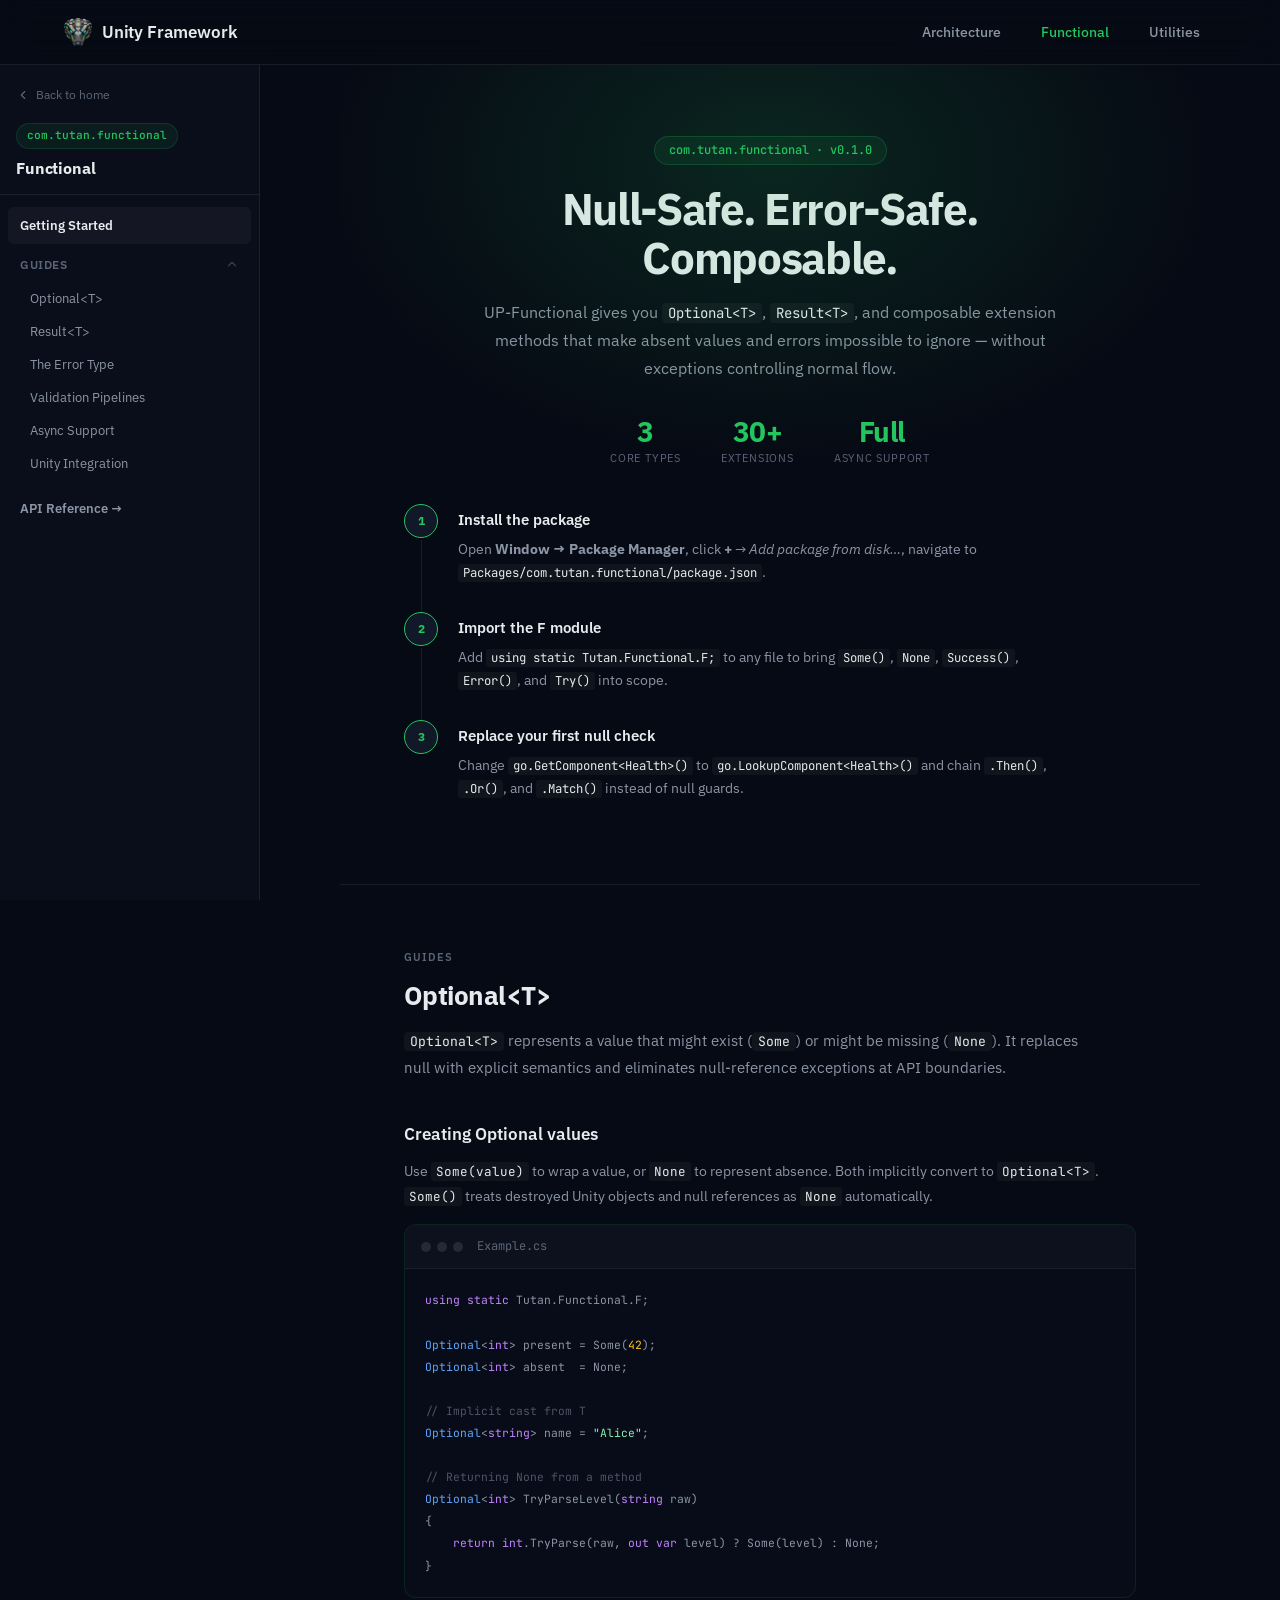
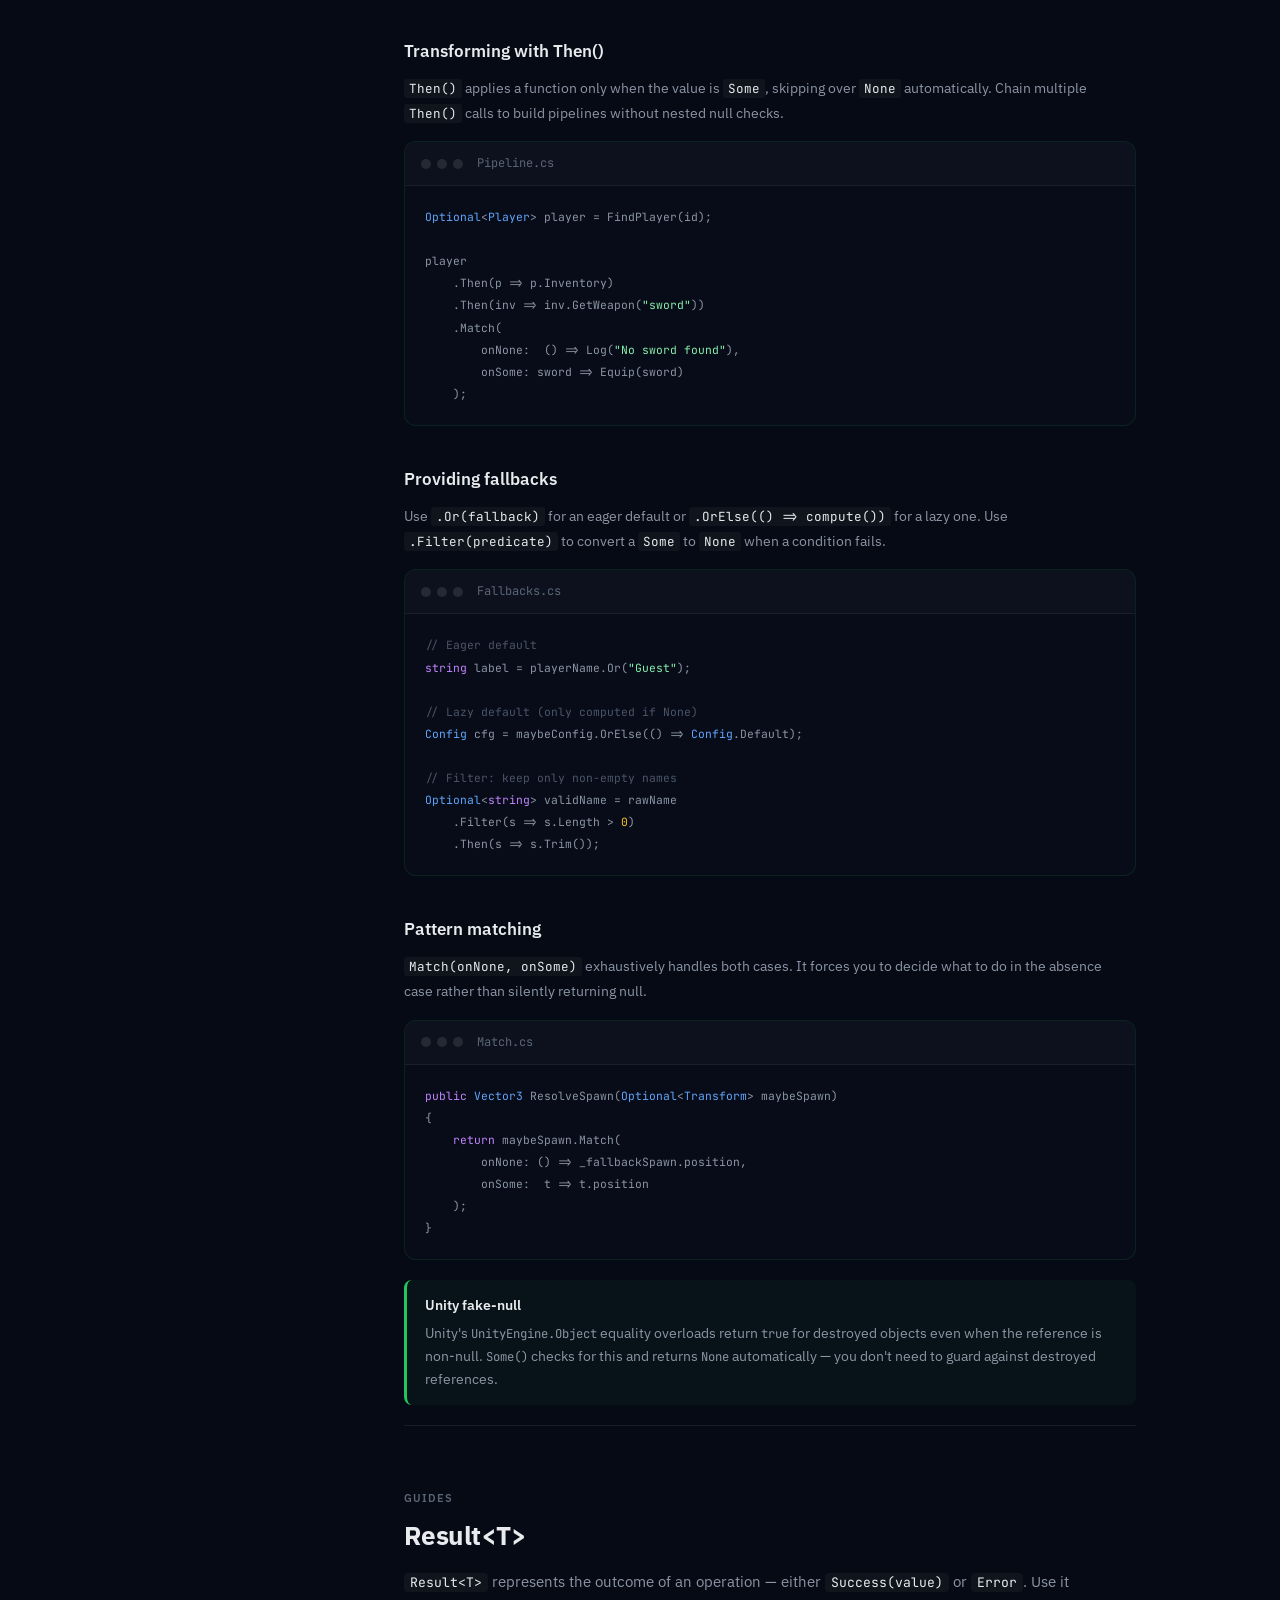
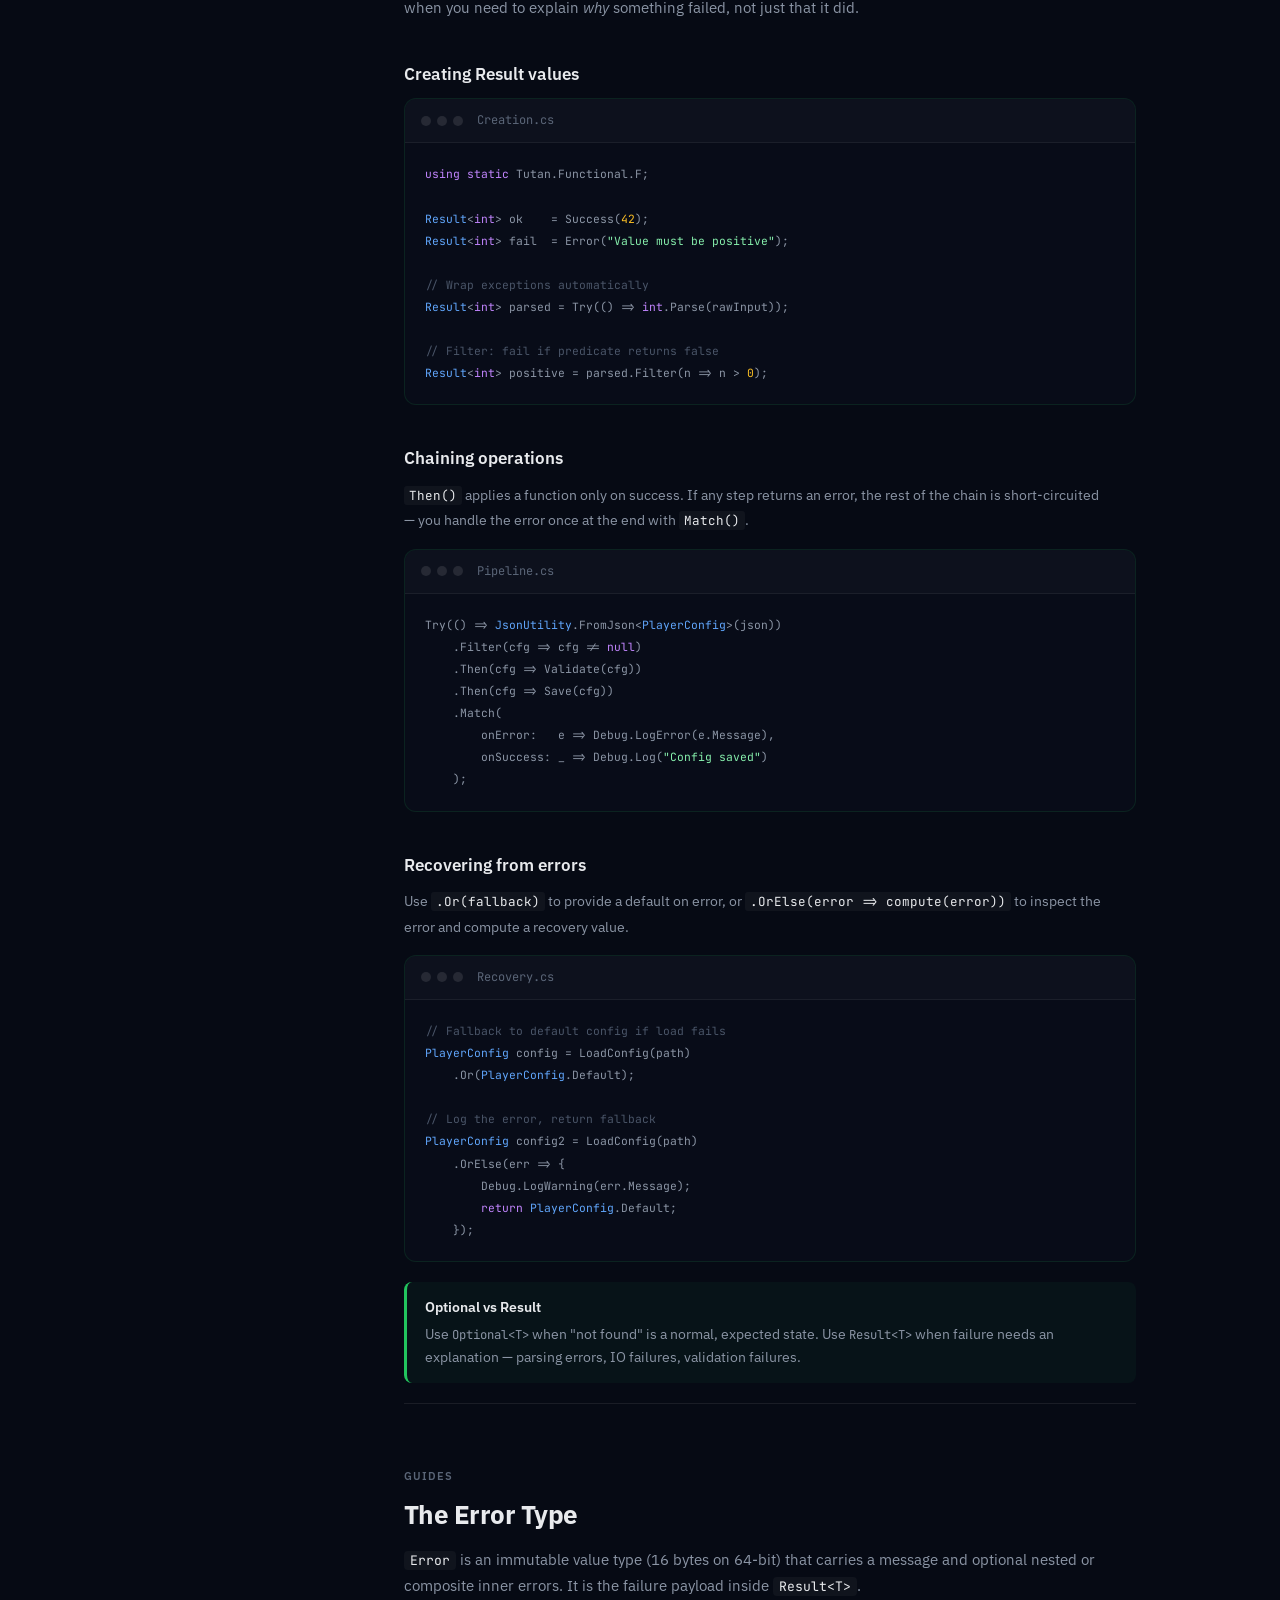
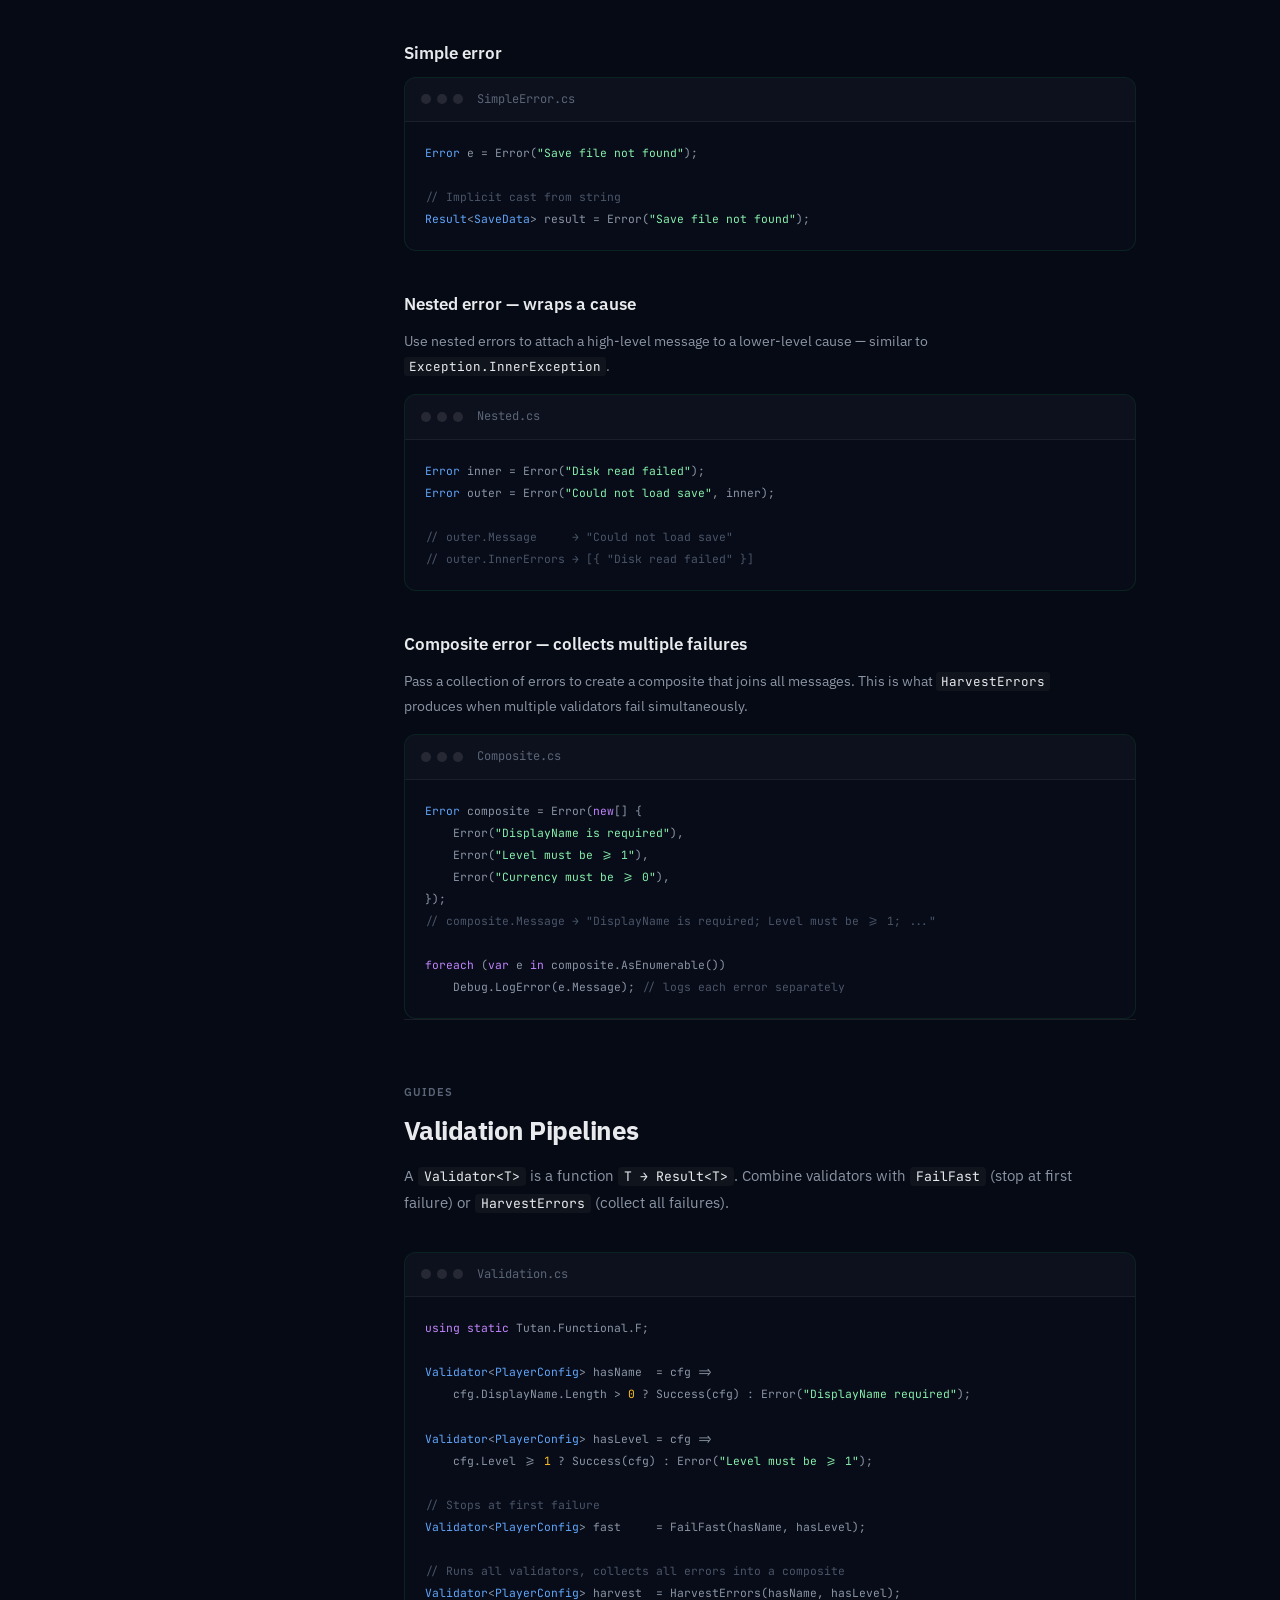
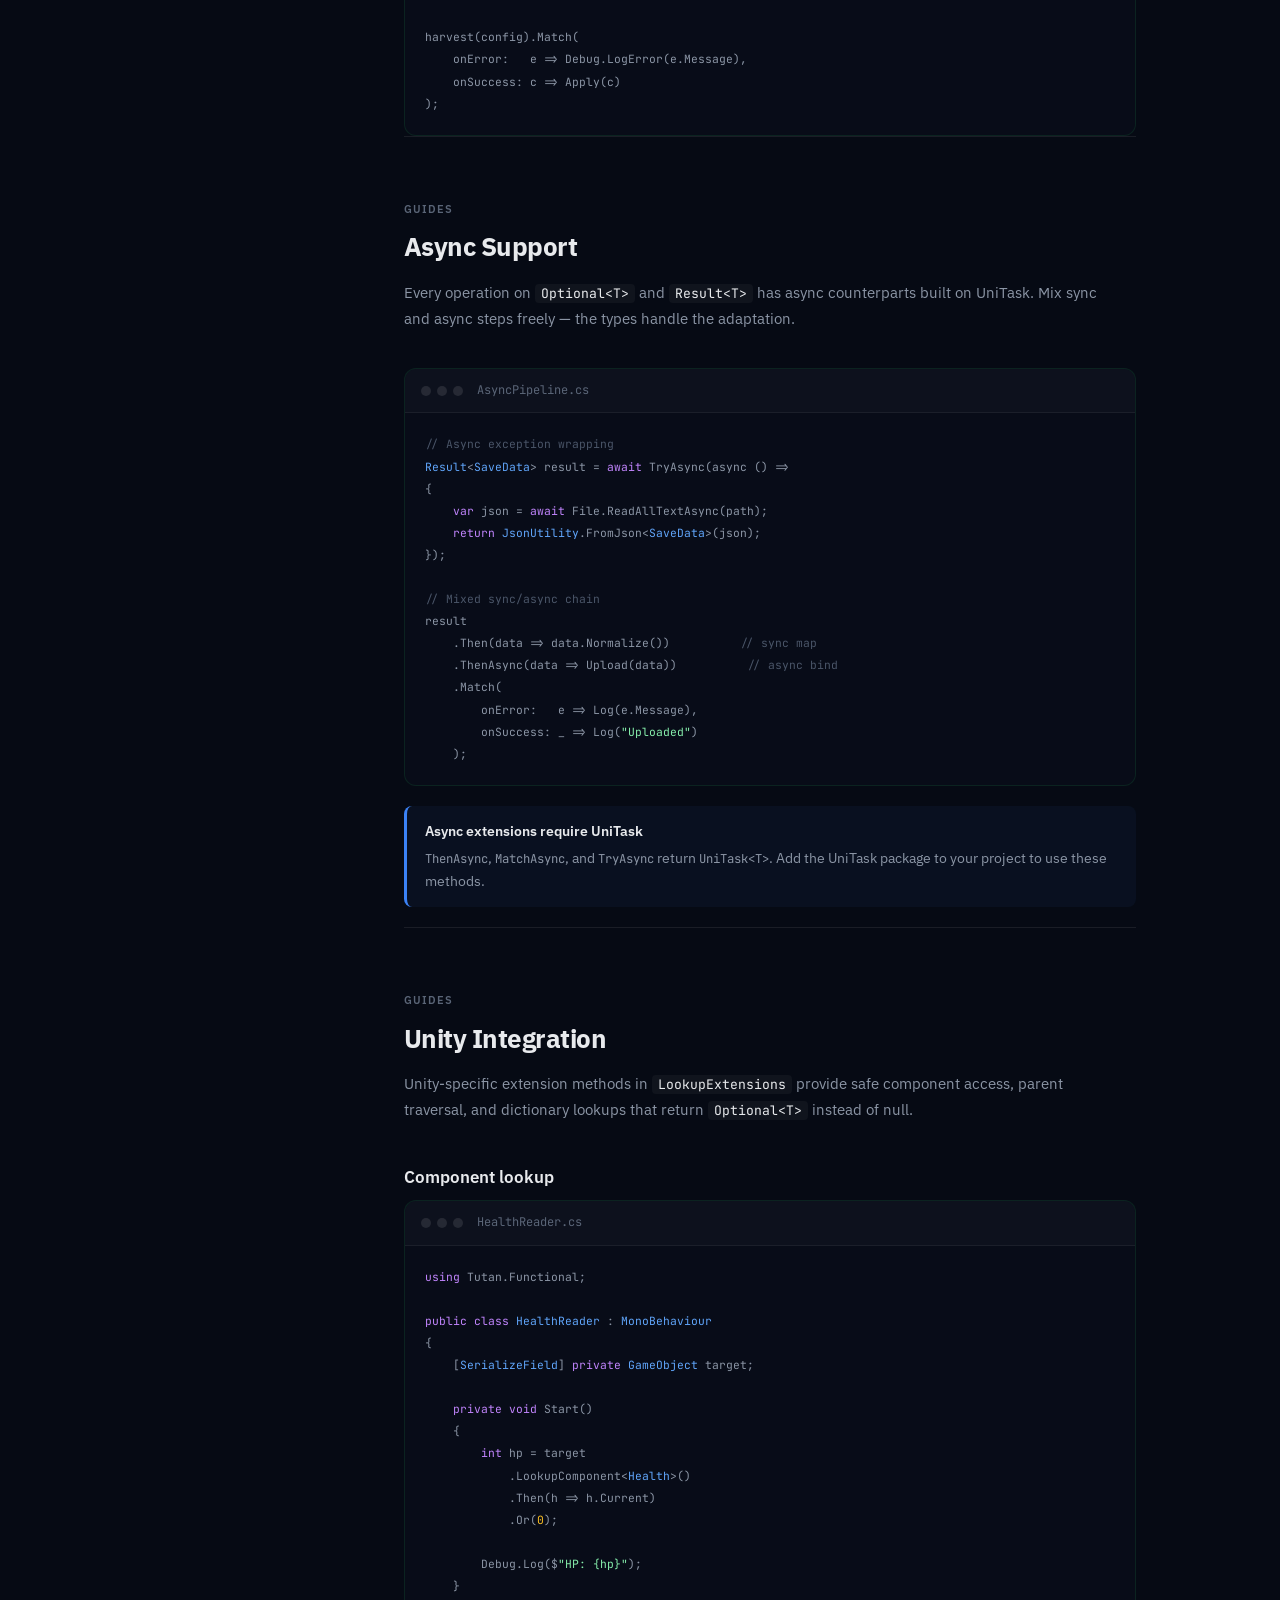
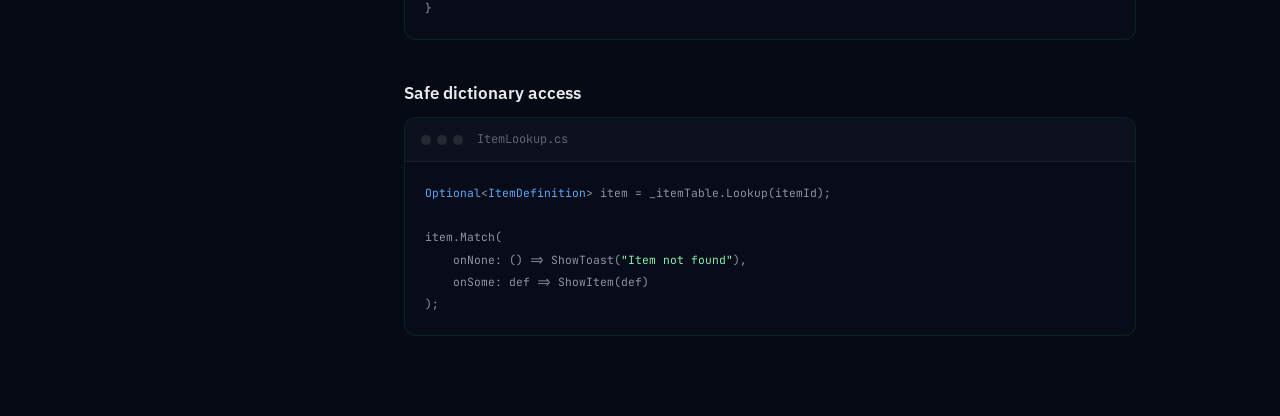
<file: functional.html>
<!DOCTYPE html>
<html lang="en">
<head>
  <meta charset="UTF-8">
  <meta name="viewport" content="width=device-width, initial-scale=1.0">
  <title>Functional — Unity Framework</title>
  <meta name="description" content="UP-Functional: Optional&lt;T&gt;, Result&lt;T&gt;, and composable functional primitives for null-safe, error-safe Unity code.">
  <link rel="preconnect" href="https://fonts.googleapis.com">
  <link rel="preconnect" href="https://fonts.gstatic.com" crossorigin>
  <link href="https://fonts.googleapis.com/css2?family=IBM+Plex+Sans:wght@300;400;500;600;700&family=JetBrains+Mono:wght@400;500;600&display=swap" rel="stylesheet">
  <link rel="stylesheet" href="src/styles.css">
  <link rel="stylesheet" href="src/docs.css">
</head>
<body>

  <!-- Navigation -->
  <nav class="nav" id="nav">
    <div class="nav-inner">
      <a href="index.html" class="nav-logo">
        <img src="assets/favicon/favicon-32x32.png" alt="" class="nav-logo-icon" aria-hidden="true">
        Unity Framework
      </a>
      <div class="nav-links">
        <a href="architecture.html" class="nav-link">Architecture</a>
        <a href="functional.html" class="nav-link" style="color:var(--func-color)">Functional</a>
        <a href="utilities.html" class="nav-link">Utilities</a>
      </div>
      <button class="nav-toggle" id="nav-toggle" aria-label="Toggle navigation menu" aria-expanded="false">
        <span></span><span></span><span></span>
      </button>
    </div>
  </nav>

  <div class="docs-shell">

    <!-- Sidebar -->
    <aside class="docs-sidebar" aria-label="Documentation navigation">
      <div class="sidebar-header">
        <a href="index.html" class="sidebar-back">
          <svg width="14" height="14" viewBox="0 0 24 24" fill="none" stroke="currentColor" stroke-width="2" stroke-linecap="round" stroke-linejoin="round" aria-hidden="true"><polyline points="15 18 9 12 15 6"/></svg>
          Back to home
        </a>
        <span class="sidebar-pkg-id sidebar-pkg-id--func">com.tutan.functional</span>
        <div class="sidebar-pkg-name">Functional</div>
      </div>
      <nav class="sidebar-nav" aria-label="Page sections">
        <a href="#getting-started" class="sidebar-direct" data-pkg="func">Getting Started</a>

        <div class="sidebar-group open">
          <button class="sidebar-group-btn" aria-expanded="true">
            Guides
            <svg class="sidebar-chevron" width="14" height="14" viewBox="0 0 24 24" fill="none" stroke="currentColor" stroke-width="2.5" stroke-linecap="round" stroke-linejoin="round" aria-hidden="true"><polyline points="6 9 12 15 18 9"/></svg>
          </button>
          <div class="sidebar-items">
            <a href="#guide-optional" class="sidebar-link" data-pkg="func">Optional&lt;T&gt;</a>
            <a href="#guide-result" class="sidebar-link" data-pkg="func">Result&lt;T&gt;</a>
            <a href="#guide-error" class="sidebar-link" data-pkg="func">The Error Type</a>
            <a href="#guide-validation" class="sidebar-link" data-pkg="func">Validation Pipelines</a>
            <a href="#guide-async" class="sidebar-link" data-pkg="func">Async Support</a>
            <a href="#guide-unity" class="sidebar-link" data-pkg="func">Unity Integration</a>
          </div>
        </div>

        <a href="functional-api.html" class="sidebar-direct" data-pkg="func">API Reference →</a>
      </nav>
    </aside>

    <!-- Main content -->
    <main class="docs-main">

      <!-- ── Getting Started Hero ── -->
      <section class="docs-hero" id="getting-started">
        <div class="docs-hero-glow" style="background:radial-gradient(ellipse, var(--func-glow) 0%, transparent 70%)" aria-hidden="true"></div>
        <span class="docs-hero-badge docs-hero-badge--func">com.tutan.functional · v0.1.0</span>
        <h1 class="docs-hero-title">Null-Safe. Error-Safe.<br>Composable.</h1>
        <p class="docs-hero-desc">
          UP-Functional gives you <code>Optional&lt;T&gt;</code>, <code>Result&lt;T&gt;</code>, and composable extension methods that make absent values and errors impossible to ignore — without exceptions controlling normal flow.
        </p>
        <div class="docs-hero-stats">
          <div>
            <span class="docs-stat-value" style="color:var(--func-color)">3</span>
            <span class="docs-stat-label">Core Types</span>
          </div>
          <div>
            <span class="docs-stat-value" style="color:var(--func-color)">30+</span>
            <span class="docs-stat-label">Extensions</span>
          </div>
          <div>
            <span class="docs-stat-value" style="color:var(--func-color)">Full</span>
            <span class="docs-stat-label">Async Support</span>
          </div>
        </div>

        <div class="steps">
          <div class="step">
            <div class="step-num" style="border-color:var(--func-color);color:var(--func-color)">1</div>
            <div class="step-body">
              <div class="step-title">Install the package</div>
              <div class="step-desc">Open <strong>Window → Package Manager</strong>, click <strong>+</strong> → <em>Add package from disk…</em>, navigate to <code>Packages/com.tutan.functional/package.json</code>.</div>
            </div>
          </div>
          <div class="step">
            <div class="step-num" style="border-color:var(--func-color);color:var(--func-color)">2</div>
            <div class="step-body">
              <div class="step-title">Import the F module</div>
              <div class="step-desc">Add <code>using static Tutan.Functional.F;</code> to any file to bring <code>Some()</code>, <code>None</code>, <code>Success()</code>, <code>Error()</code>, and <code>Try()</code> into scope.</div>
            </div>
          </div>
          <div class="step">
            <div class="step-num" style="border-color:var(--func-color);color:var(--func-color)">3</div>
            <div class="step-body">
              <div class="step-title">Replace your first null check</div>
              <div class="step-desc">Change <code>go.GetComponent&lt;Health&gt;()</code> to <code>go.LookupComponent&lt;Health&gt;()</code> and chain <code>.Then()</code>, <code>.Or()</code>, and <code>.Match()</code> instead of null guards.</div>
            </div>
          </div>
        </div>
      </section>

      <div class="docs-content">

        <!-- ── Guide: Optional<T> ── -->
        <section class="docs-section" id="guide-optional">
          <div class="section-eyebrow">Guides</div>
          <h2 class="section-title">Optional&lt;T&gt;</h2>
          <p class="section-intro">
            <code>Optional&lt;T&gt;</code> represents a value that might exist (<code>Some</code>) or might be missing (<code>None</code>). It replaces null with explicit semantics and eliminates null-reference exceptions at API boundaries.
          </p>

          <div class="sub-section">
            <h3 class="sub-title">Creating Optional values</h3>
            <p class="prose">Use <code>Some(value)</code> to wrap a value, or <code>None</code> to represent absence. Both implicitly convert to <code>Optional&lt;T&gt;</code>. <code>Some()</code> treats destroyed Unity objects and null references as <code>None</code> automatically.</p>
            <div class="code-card code-card--func">
              <div class="code-card-header"><span class="code-card-dot"></span><span class="code-card-dot"></span><span class="code-card-dot"></span><span class="code-card-file">Example.cs</span></div>
<pre class="code-block"><code><span class="kw">using static</span> Tutan.Functional.F;

<span class="type">Optional</span>&lt;<span class="kw">int</span>&gt; present = Some(<span class="num">42</span>);
<span class="type">Optional</span>&lt;<span class="kw">int</span>&gt; absent  = None;

<span class="cmt">// Implicit cast from T</span>
<span class="type">Optional</span>&lt;<span class="kw">string</span>&gt; name = <span class="str">"Alice"</span>;

<span class="cmt">// Returning None from a method</span>
<span class="type">Optional</span>&lt;<span class="kw">int</span>&gt; TryParseLevel(<span class="kw">string</span> raw)
{
    <span class="kw">return int</span>.TryParse(raw, <span class="kw">out var</span> level) ? Some(level) : None;
}</code></pre>
            </div>
          </div>

          <div class="sub-section">
            <h3 class="sub-title">Transforming with Then()</h3>
            <p class="prose"><code>Then()</code> applies a function only when the value is <code>Some</code>, skipping over <code>None</code> automatically. Chain multiple <code>Then()</code> calls to build pipelines without nested null checks.</p>
            <div class="code-card code-card--func">
              <div class="code-card-header"><span class="code-card-dot"></span><span class="code-card-dot"></span><span class="code-card-dot"></span><span class="code-card-file">Pipeline.cs</span></div>
<pre class="code-block"><code><span class="type">Optional</span>&lt;<span class="type">Player</span>&gt; player = FindPlayer(id);

player
    .Then(p => p.Inventory)
    .Then(inv => inv.GetWeapon(<span class="str">"sword"</span>))
    .Match(
        onNone:  () => Log(<span class="str">"No sword found"</span>),
        onSome: sword => Equip(sword)
    );</code></pre>
            </div>
          </div>

          <div class="sub-section">
            <h3 class="sub-title">Providing fallbacks</h3>
            <p class="prose">Use <code>.Or(fallback)</code> for an eager default or <code>.OrElse(() => compute())</code> for a lazy one. Use <code>.Filter(predicate)</code> to convert a <code>Some</code> to <code>None</code> when a condition fails.</p>
            <div class="code-card code-card--func">
              <div class="code-card-header"><span class="code-card-dot"></span><span class="code-card-dot"></span><span class="code-card-dot"></span><span class="code-card-file">Fallbacks.cs</span></div>
<pre class="code-block"><code><span class="cmt">// Eager default</span>
<span class="kw">string</span> label = playerName.Or(<span class="str">"Guest"</span>);

<span class="cmt">// Lazy default (only computed if None)</span>
<span class="type">Config</span> cfg = maybeConfig.OrElse(() => <span class="type">Config</span>.Default);

<span class="cmt">// Filter: keep only non-empty names</span>
<span class="type">Optional</span>&lt;<span class="kw">string</span>&gt; validName = rawName
    .Filter(s => s.Length > <span class="num">0</span>)
    .Then(s => s.Trim());</code></pre>
            </div>
          </div>

          <div class="sub-section">
            <h3 class="sub-title">Pattern matching</h3>
            <p class="prose"><code>Match(onNone, onSome)</code> exhaustively handles both cases. It forces you to decide what to do in the absence case rather than silently returning null.</p>
            <div class="code-card code-card--func">
              <div class="code-card-header"><span class="code-card-dot"></span><span class="code-card-dot"></span><span class="code-card-dot"></span><span class="code-card-file">Match.cs</span></div>
<pre class="code-block"><code><span class="kw">public</span> <span class="type">Vector3</span> ResolveSpawn(<span class="type">Optional</span>&lt;<span class="type">Transform</span>&gt; maybeSpawn)
{
    <span class="kw">return</span> maybeSpawn.Match(
        onNone: () => _fallbackSpawn.position,
        onSome:  t => t.position
    );
}</code></pre>
            </div>
          </div>

          <div class="callout callout--tip">
            <strong>Unity fake-null</strong>
            Unity's <code>UnityEngine.Object</code> equality overloads return <code>true</code> for destroyed objects even when the reference is non-null. <code>Some()</code> checks for this and returns <code>None</code> automatically — you don't need to guard against destroyed references.
          </div>
        </section>

        <!-- ── Guide: Result<T> ── -->
        <section class="docs-section" id="guide-result">
          <div class="section-eyebrow">Guides</div>
          <h2 class="section-title">Result&lt;T&gt;</h2>
          <p class="section-intro">
            <code>Result&lt;T&gt;</code> represents the outcome of an operation — either <code>Success(value)</code> or <code>Error</code>. Use it when you need to explain <em>why</em> something failed, not just that it did.
          </p>

          <div class="sub-section">
            <h3 class="sub-title">Creating Result values</h3>
            <div class="code-card code-card--func">
              <div class="code-card-header"><span class="code-card-dot"></span><span class="code-card-dot"></span><span class="code-card-dot"></span><span class="code-card-file">Creation.cs</span></div>
<pre class="code-block"><code><span class="kw">using static</span> Tutan.Functional.F;

<span class="type">Result</span>&lt;<span class="kw">int</span>&gt; ok    = Success(<span class="num">42</span>);
<span class="type">Result</span>&lt;<span class="kw">int</span>&gt; fail  = Error(<span class="str">"Value must be positive"</span>);

<span class="cmt">// Wrap exceptions automatically</span>
<span class="type">Result</span>&lt;<span class="kw">int</span>&gt; parsed = Try(() => <span class="kw">int</span>.Parse(rawInput));

<span class="cmt">// Filter: fail if predicate returns false</span>
<span class="type">Result</span>&lt;<span class="kw">int</span>&gt; positive = parsed.Filter(n => n > <span class="num">0</span>);</code></pre>
            </div>
          </div>

          <div class="sub-section">
            <h3 class="sub-title">Chaining operations</h3>
            <p class="prose"><code>Then()</code> applies a function only on success. If any step returns an error, the rest of the chain is short-circuited — you handle the error once at the end with <code>Match()</code>.</p>
            <div class="code-card code-card--func">
              <div class="code-card-header"><span class="code-card-dot"></span><span class="code-card-dot"></span><span class="code-card-dot"></span><span class="code-card-file">Pipeline.cs</span></div>
<pre class="code-block"><code>Try(() => <span class="type">JsonUtility</span>.FromJson&lt;<span class="type">PlayerConfig</span>&gt;(json))
    .Filter(cfg => cfg != <span class="kw">null</span>)
    .Then(cfg => Validate(cfg))
    .Then(cfg => Save(cfg))
    .Match(
        onError:   e => Debug.LogError(e.Message),
        onSuccess: _ => Debug.Log(<span class="str">"Config saved"</span>)
    );</code></pre>
            </div>
          </div>

          <div class="sub-section">
            <h3 class="sub-title">Recovering from errors</h3>
            <p class="prose">Use <code>.Or(fallback)</code> to provide a default on error, or <code>.OrElse(error => compute(error))</code> to inspect the error and compute a recovery value.</p>
            <div class="code-card code-card--func">
              <div class="code-card-header"><span class="code-card-dot"></span><span class="code-card-dot"></span><span class="code-card-dot"></span><span class="code-card-file">Recovery.cs</span></div>
<pre class="code-block"><code><span class="cmt">// Fallback to default config if load fails</span>
<span class="type">PlayerConfig</span> config = LoadConfig(path)
    .Or(<span class="type">PlayerConfig</span>.Default);

<span class="cmt">// Log the error, return fallback</span>
<span class="type">PlayerConfig</span> config2 = LoadConfig(path)
    .OrElse(err => {
        Debug.LogWarning(err.Message);
        <span class="kw">return</span> <span class="type">PlayerConfig</span>.Default;
    });</code></pre>
            </div>
          </div>

          <div class="callout callout--tip">
            <strong>Optional vs Result</strong>
            Use <code>Optional&lt;T&gt;</code> when "not found" is a normal, expected state. Use <code>Result&lt;T&gt;</code> when failure needs an explanation — parsing errors, IO failures, validation failures.
          </div>
        </section>

        <!-- ── Guide: Error ── -->
        <section class="docs-section" id="guide-error">
          <div class="section-eyebrow">Guides</div>
          <h2 class="section-title">The Error Type</h2>
          <p class="section-intro">
            <code>Error</code> is an immutable value type (16 bytes on 64-bit) that carries a message and optional nested or composite inner errors. It is the failure payload inside <code>Result&lt;T&gt;</code>.
          </p>

          <div class="sub-section">
            <h3 class="sub-title">Simple error</h3>
            <div class="code-card code-card--func">
              <div class="code-card-header"><span class="code-card-dot"></span><span class="code-card-dot"></span><span class="code-card-dot"></span><span class="code-card-file">SimpleError.cs</span></div>
<pre class="code-block"><code><span class="type">Error</span> e = Error(<span class="str">"Save file not found"</span>);

<span class="cmt">// Implicit cast from string</span>
<span class="type">Result</span>&lt;<span class="type">SaveData</span>&gt; result = Error(<span class="str">"Save file not found"</span>);</code></pre>
            </div>
          </div>

          <div class="sub-section">
            <h3 class="sub-title">Nested error — wraps a cause</h3>
            <p class="prose">Use nested errors to attach a high-level message to a lower-level cause — similar to <code>Exception.InnerException</code>.</p>
            <div class="code-card code-card--func">
              <div class="code-card-header"><span class="code-card-dot"></span><span class="code-card-dot"></span><span class="code-card-dot"></span><span class="code-card-file">Nested.cs</span></div>
<pre class="code-block"><code><span class="type">Error</span> inner = Error(<span class="str">"Disk read failed"</span>);
<span class="type">Error</span> outer = Error(<span class="str">"Could not load save"</span>, inner);

<span class="cmt">// outer.Message     → "Could not load save"</span>
<span class="cmt">// outer.InnerErrors → [{ "Disk read failed" }]</span></code></pre>
            </div>
          </div>

          <div class="sub-section">
            <h3 class="sub-title">Composite error — collects multiple failures</h3>
            <p class="prose">Pass a collection of errors to create a composite that joins all messages. This is what <code>HarvestErrors</code> produces when multiple validators fail simultaneously.</p>
            <div class="code-card code-card--func">
              <div class="code-card-header"><span class="code-card-dot"></span><span class="code-card-dot"></span><span class="code-card-dot"></span><span class="code-card-file">Composite.cs</span></div>
<pre class="code-block"><code><span class="type">Error</span> composite = Error(<span class="kw">new</span>[] {
    Error(<span class="str">"DisplayName is required"</span>),
    Error(<span class="str">"Level must be >= 1"</span>),
    Error(<span class="str">"Currency must be >= 0"</span>),
});
<span class="cmt">// composite.Message → "DisplayName is required; Level must be >= 1; ..."</span>

<span class="kw">foreach</span> (<span class="kw">var</span> e <span class="kw">in</span> composite.AsEnumerable())
    Debug.LogError(e.Message); <span class="cmt">// logs each error separately</span></code></pre>
            </div>
          </div>
        </section>

        <!-- ── Guide: Validation ── -->
        <section class="docs-section" id="guide-validation">
          <div class="section-eyebrow">Guides</div>
          <h2 class="section-title">Validation Pipelines</h2>
          <p class="section-intro">
            A <code>Validator&lt;T&gt;</code> is a function <code>T → Result&lt;T&gt;</code>. Combine validators with <code>FailFast</code> (stop at first failure) or <code>HarvestErrors</code> (collect all failures).
          </p>

          <div class="code-card code-card--func">
            <div class="code-card-header"><span class="code-card-dot"></span><span class="code-card-dot"></span><span class="code-card-dot"></span><span class="code-card-file">Validation.cs</span></div>
<pre class="code-block"><code><span class="kw">using static</span> Tutan.Functional.F;

<span class="type">Validator</span>&lt;<span class="type">PlayerConfig</span>&gt; hasName  = cfg =>
    cfg.DisplayName.Length > <span class="num">0</span> ? Success(cfg) : Error(<span class="str">"DisplayName required"</span>);

<span class="type">Validator</span>&lt;<span class="type">PlayerConfig</span>&gt; hasLevel = cfg =>
    cfg.Level >= <span class="num">1</span> ? Success(cfg) : Error(<span class="str">"Level must be >= 1"</span>);

<span class="cmt">// Stops at first failure</span>
<span class="type">Validator</span>&lt;<span class="type">PlayerConfig</span>&gt; fast     = FailFast(hasName, hasLevel);

<span class="cmt">// Runs all validators, collects all errors into a composite</span>
<span class="type">Validator</span>&lt;<span class="type">PlayerConfig</span>&gt; harvest  = HarvestErrors(hasName, hasLevel);

harvest(config).Match(
    onError:   e => Debug.LogError(e.Message),
    onSuccess: c => Apply(c)
);</code></pre>
          </div>
        </section>

        <!-- ── Guide: Async ── -->
        <section class="docs-section" id="guide-async">
          <div class="section-eyebrow">Guides</div>
          <h2 class="section-title">Async Support</h2>
          <p class="section-intro">
            Every operation on <code>Optional&lt;T&gt;</code> and <code>Result&lt;T&gt;</code> has async counterparts built on UniTask. Mix sync and async steps freely — the types handle the adaptation.
          </p>

          <div class="code-card code-card--func">
            <div class="code-card-header"><span class="code-card-dot"></span><span class="code-card-dot"></span><span class="code-card-dot"></span><span class="code-card-file">AsyncPipeline.cs</span></div>
<pre class="code-block"><code><span class="cmt">// Async exception wrapping</span>
<span class="type">Result</span>&lt;<span class="type">SaveData</span>&gt; result = <span class="kw">await</span> TryAsync(async () =>
{
    <span class="kw">var</span> json = <span class="kw">await</span> File.ReadAllTextAsync(path);
    <span class="kw">return</span> <span class="type">JsonUtility</span>.FromJson&lt;<span class="type">SaveData</span>&gt;(json);
});

<span class="cmt">// Mixed sync/async chain</span>
result
    .Then(data => data.Normalize())          <span class="cmt">// sync map</span>
    .ThenAsync(data => Upload(data))          <span class="cmt">// async bind</span>
    .Match(
        onError:   e => Log(e.Message),
        onSuccess: _ => Log(<span class="str">"Uploaded"</span>)
    );</code></pre>
          </div>

          <div class="callout callout--note">
            <strong>Async extensions require UniTask</strong>
            <code>ThenAsync</code>, <code>MatchAsync</code>, and <code>TryAsync</code> return <code>UniTask&lt;T&gt;</code>. Add the UniTask package to your project to use these methods.
          </div>
        </section>

        <!-- ── Guide: Unity Integration ── -->
        <section class="docs-section" id="guide-unity">
          <div class="section-eyebrow">Guides</div>
          <h2 class="section-title">Unity Integration</h2>
          <p class="section-intro">
            Unity-specific extension methods in <code>LookupExtensions</code> provide safe component access, parent traversal, and dictionary lookups that return <code>Optional&lt;T&gt;</code> instead of null.
          </p>

          <div class="sub-section">
            <h3 class="sub-title">Component lookup</h3>
            <div class="code-card code-card--func">
              <div class="code-card-header"><span class="code-card-dot"></span><span class="code-card-dot"></span><span class="code-card-dot"></span><span class="code-card-file">HealthReader.cs</span></div>
<pre class="code-block"><code><span class="kw">using</span> Tutan.Functional;

<span class="kw">public class</span> <span class="type">HealthReader</span> : <span class="type">MonoBehaviour</span>
{
    [<span class="type">SerializeField</span>] <span class="kw">private</span> <span class="type">GameObject</span> target;

    <span class="kw">private void</span> Start()
    {
        <span class="kw">int</span> hp = target
            .LookupComponent&lt;<span class="type">Health</span>&gt;()
            .Then(h => h.Current)
            .Or(<span class="num">0</span>);

        Debug.Log($<span class="str">"HP: {hp}"</span>);
    }
}</code></pre>
            </div>
          </div>

          <div class="sub-section">
            <h3 class="sub-title">Safe dictionary access</h3>
            <div class="code-card code-card--func">
              <div class="code-card-header"><span class="code-card-dot"></span><span class="code-card-dot"></span><span class="code-card-dot"></span><span class="code-card-file">ItemLookup.cs</span></div>
<pre class="code-block"><code><span class="type">Optional</span>&lt;<span class="type">ItemDefinition</span>&gt; item = _itemTable.Lookup(itemId);

item.Match(
    onNone: () => ShowToast(<span class="str">"Item not found"</span>),
    onSome: def => ShowItem(def)
);</code></pre>
            </div>
          </div>
        </section>

      </div><!-- .docs-content -->
    </main>
  </div><!-- .docs-shell -->

  <!-- Sidebar toggle (mobile) -->
  <button class="sidebar-toggle-btn" aria-label="Toggle navigation sidebar">
    <svg width="20" height="20" viewBox="0 0 24 24" fill="none" stroke="currentColor" stroke-width="2" stroke-linecap="round" stroke-linejoin="round" aria-hidden="true"><line x1="3" y1="12" x2="21" y2="12"/><line x1="3" y1="6" x2="21" y2="6"/><line x1="3" y1="18" x2="21" y2="18"/></svg>
  </button>

  <script src="src/main.js"></script>
  <script src="src/docs.js"></script>
</body>
</html>
</file>
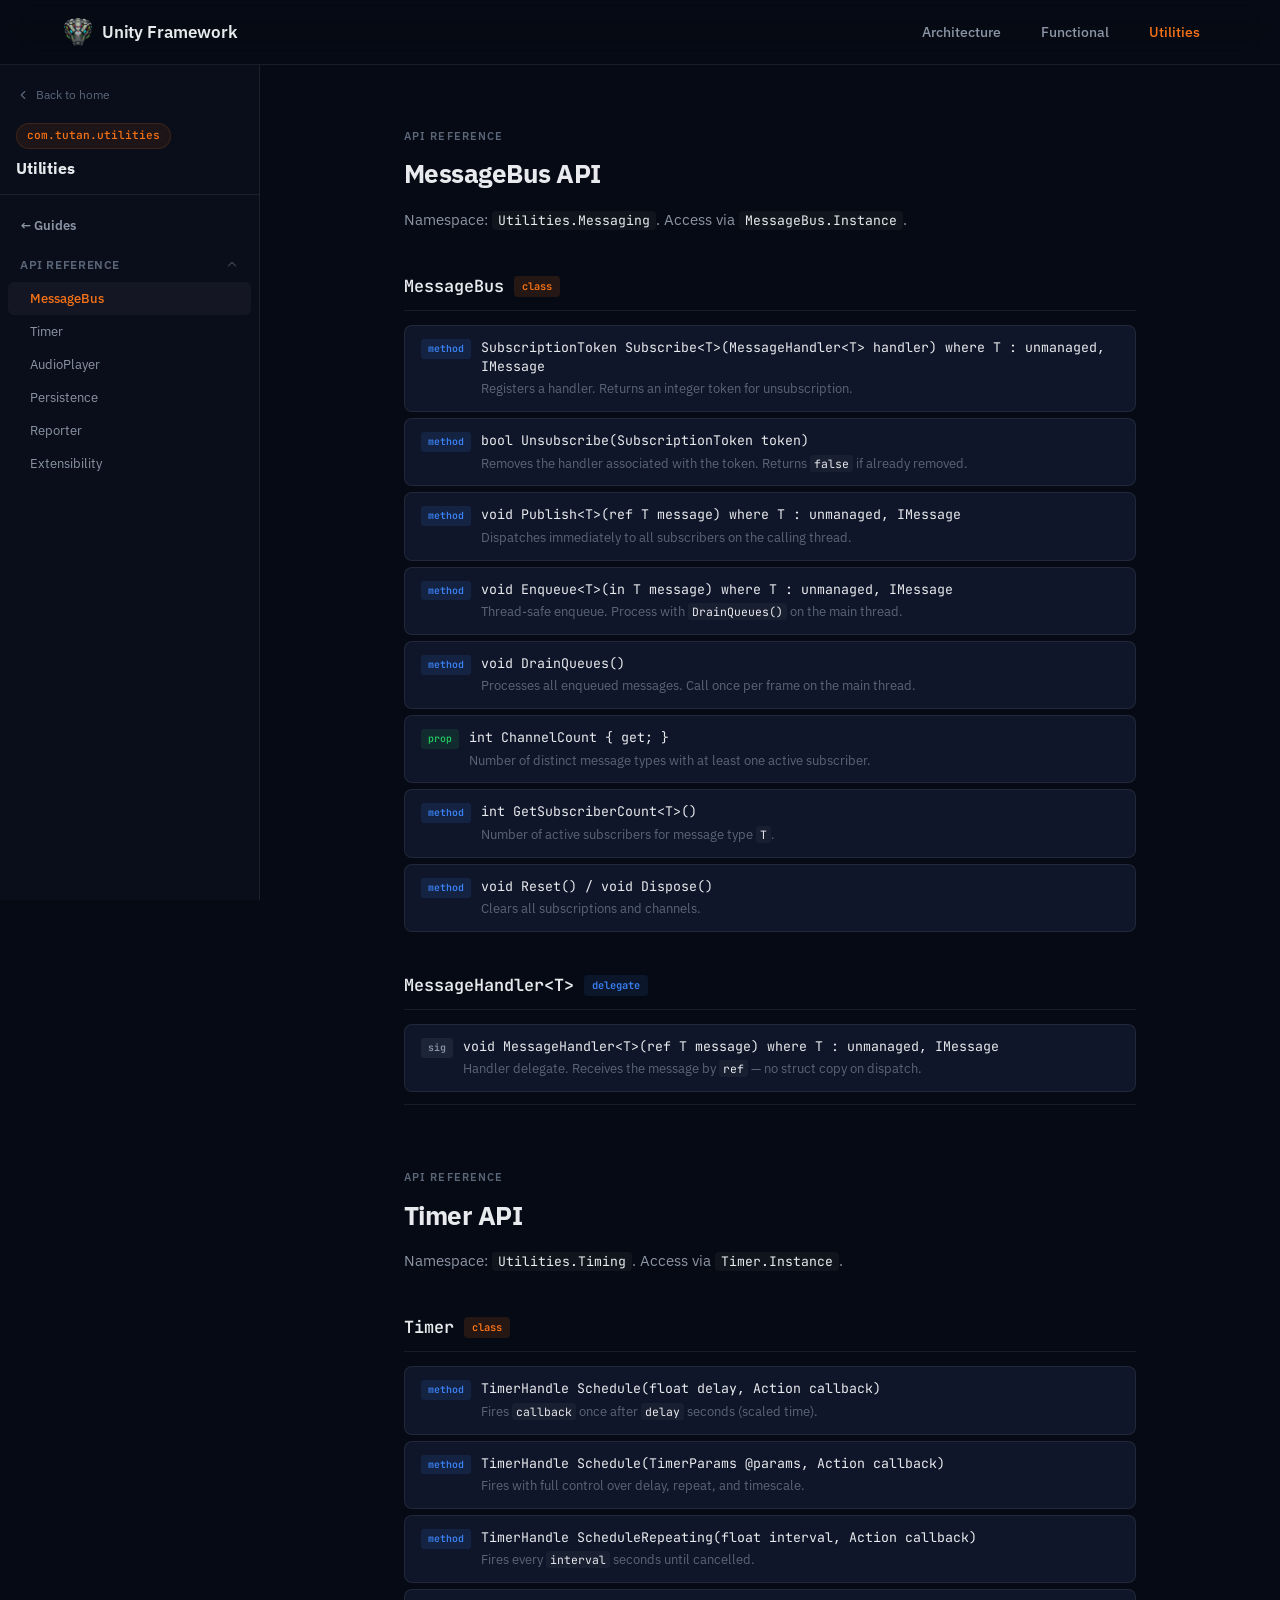
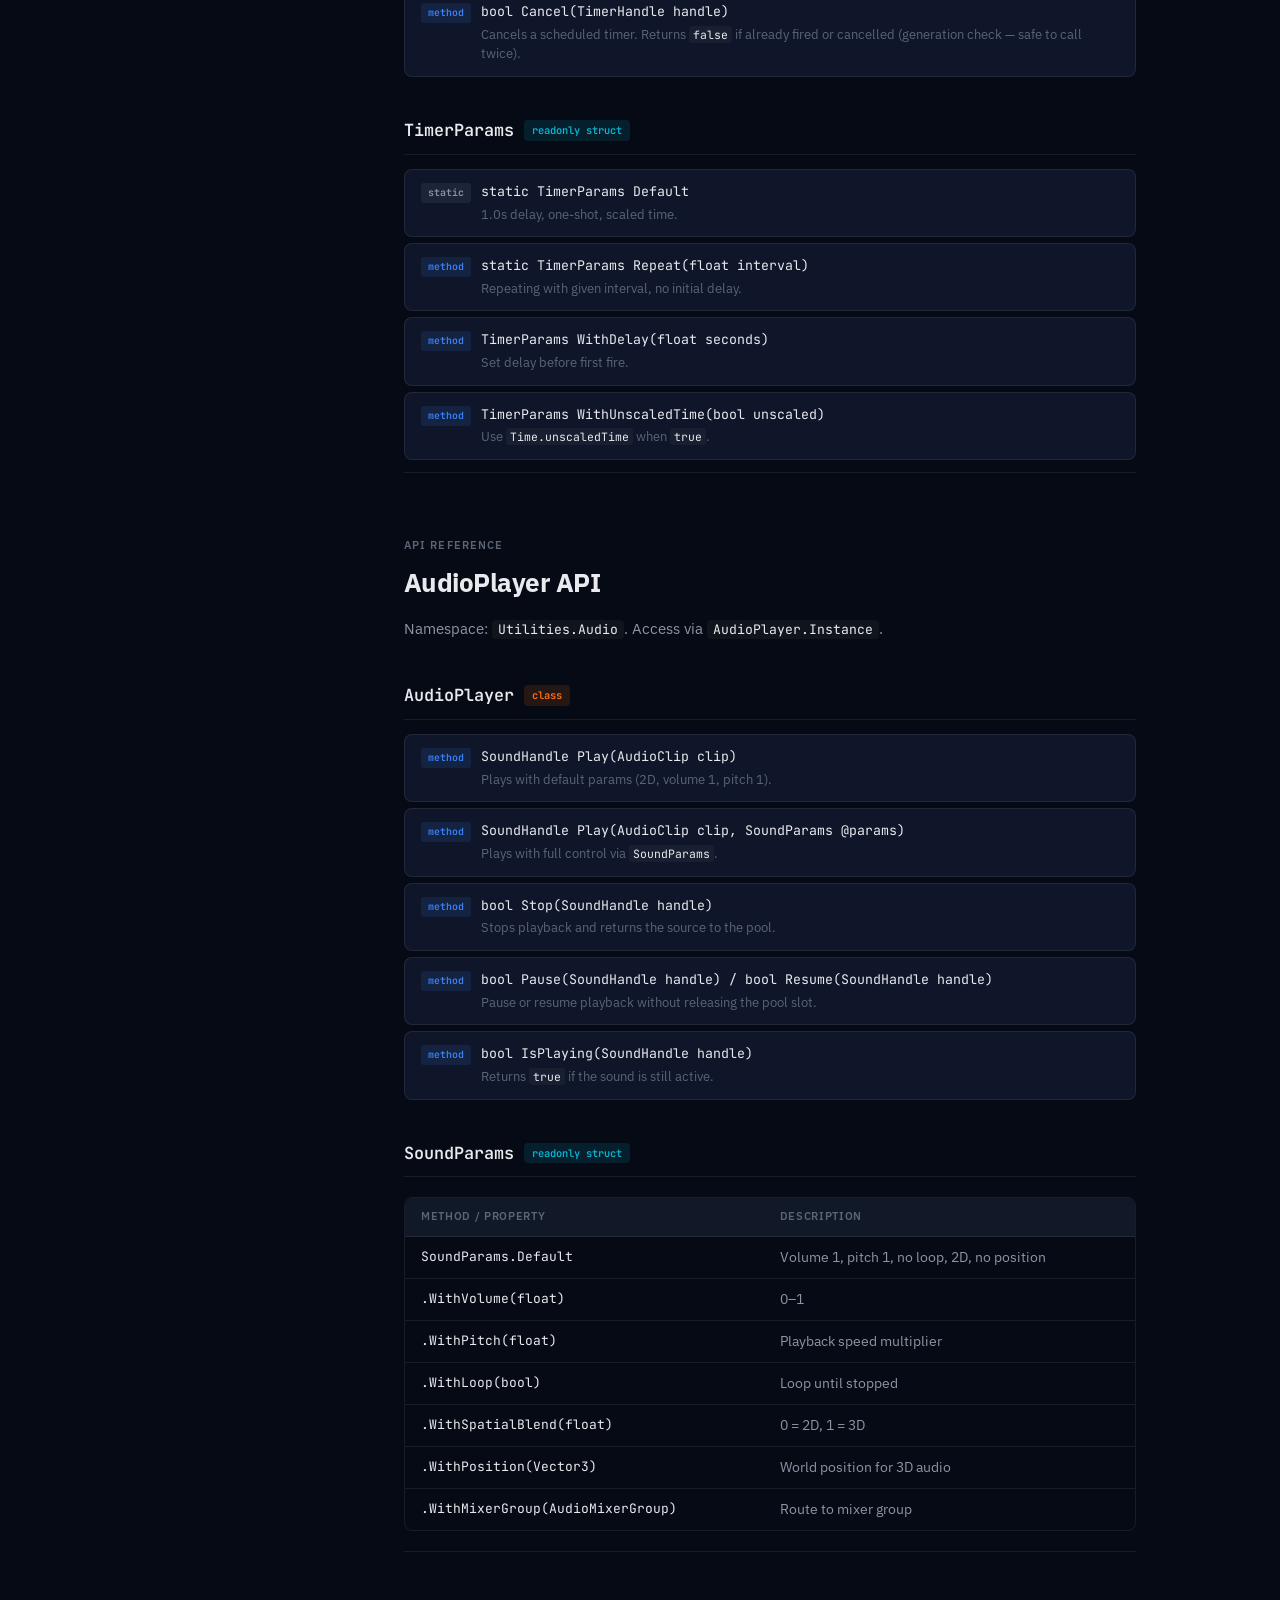
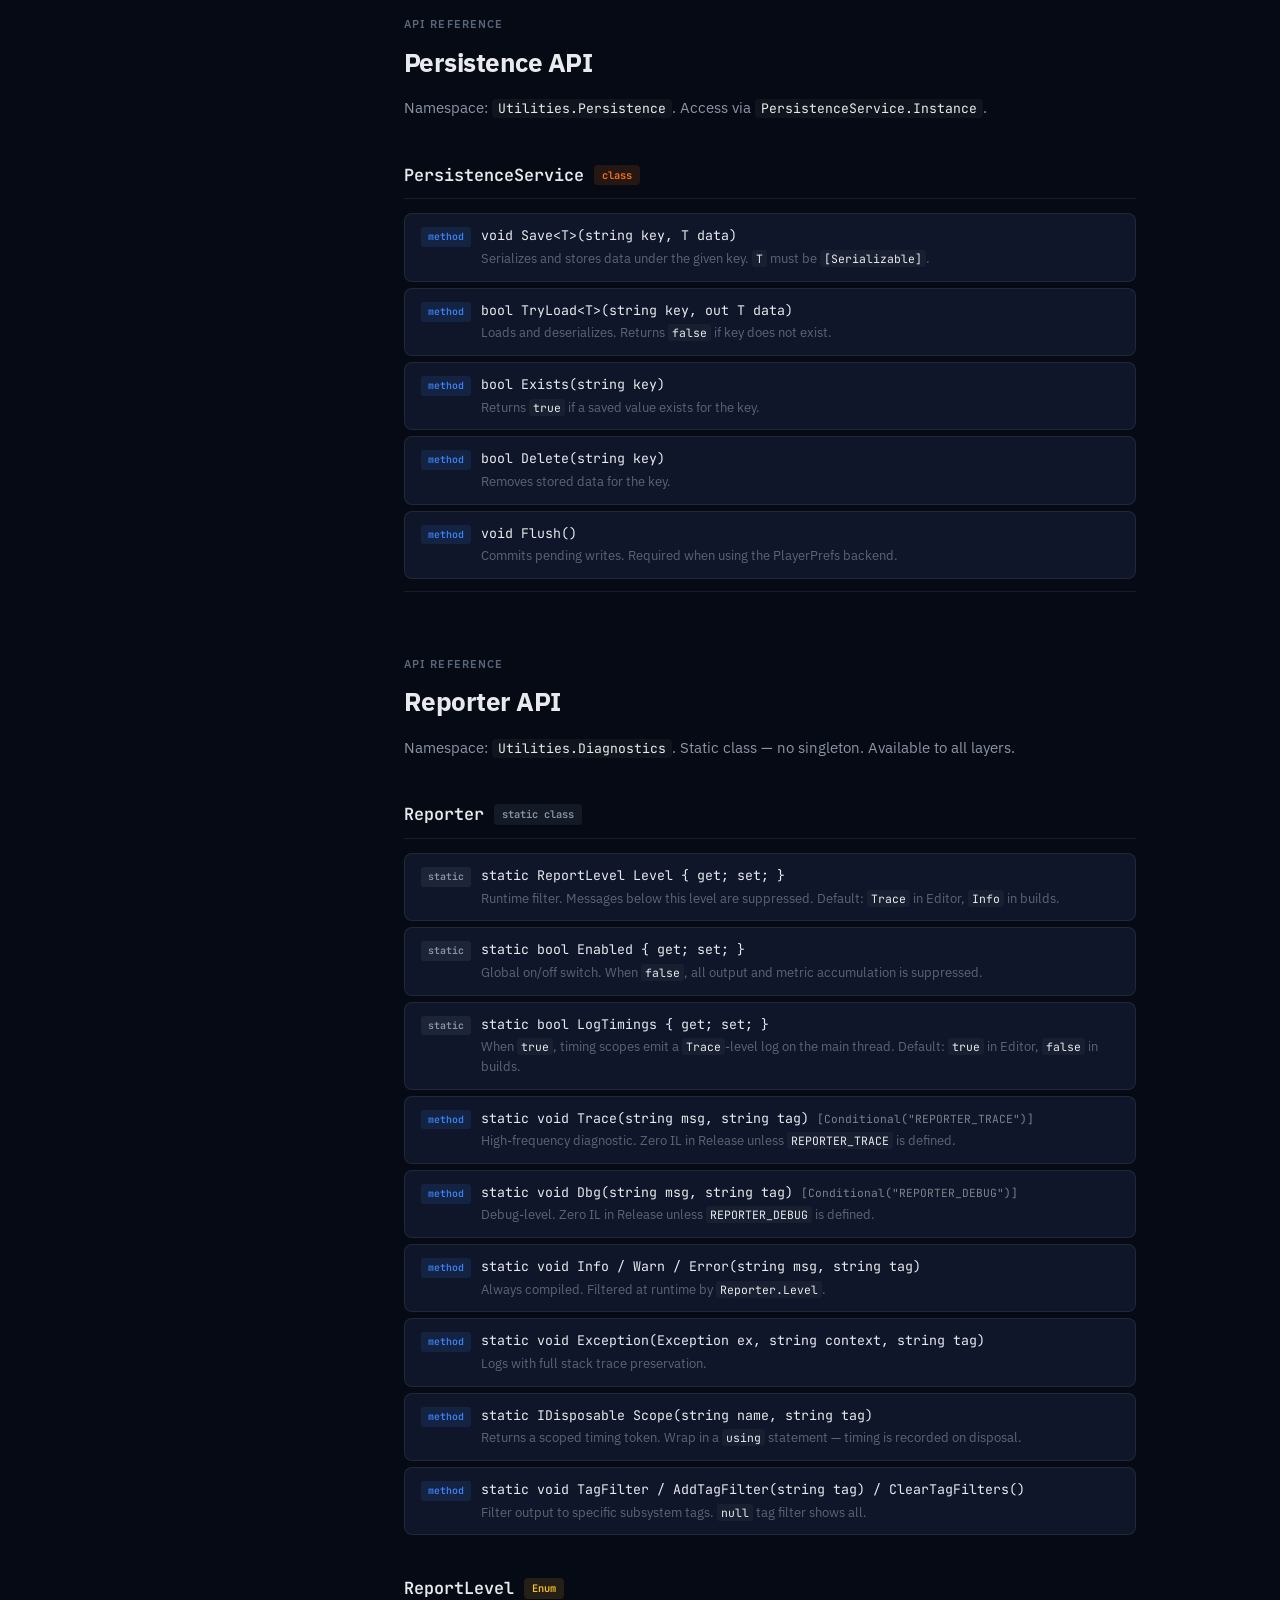
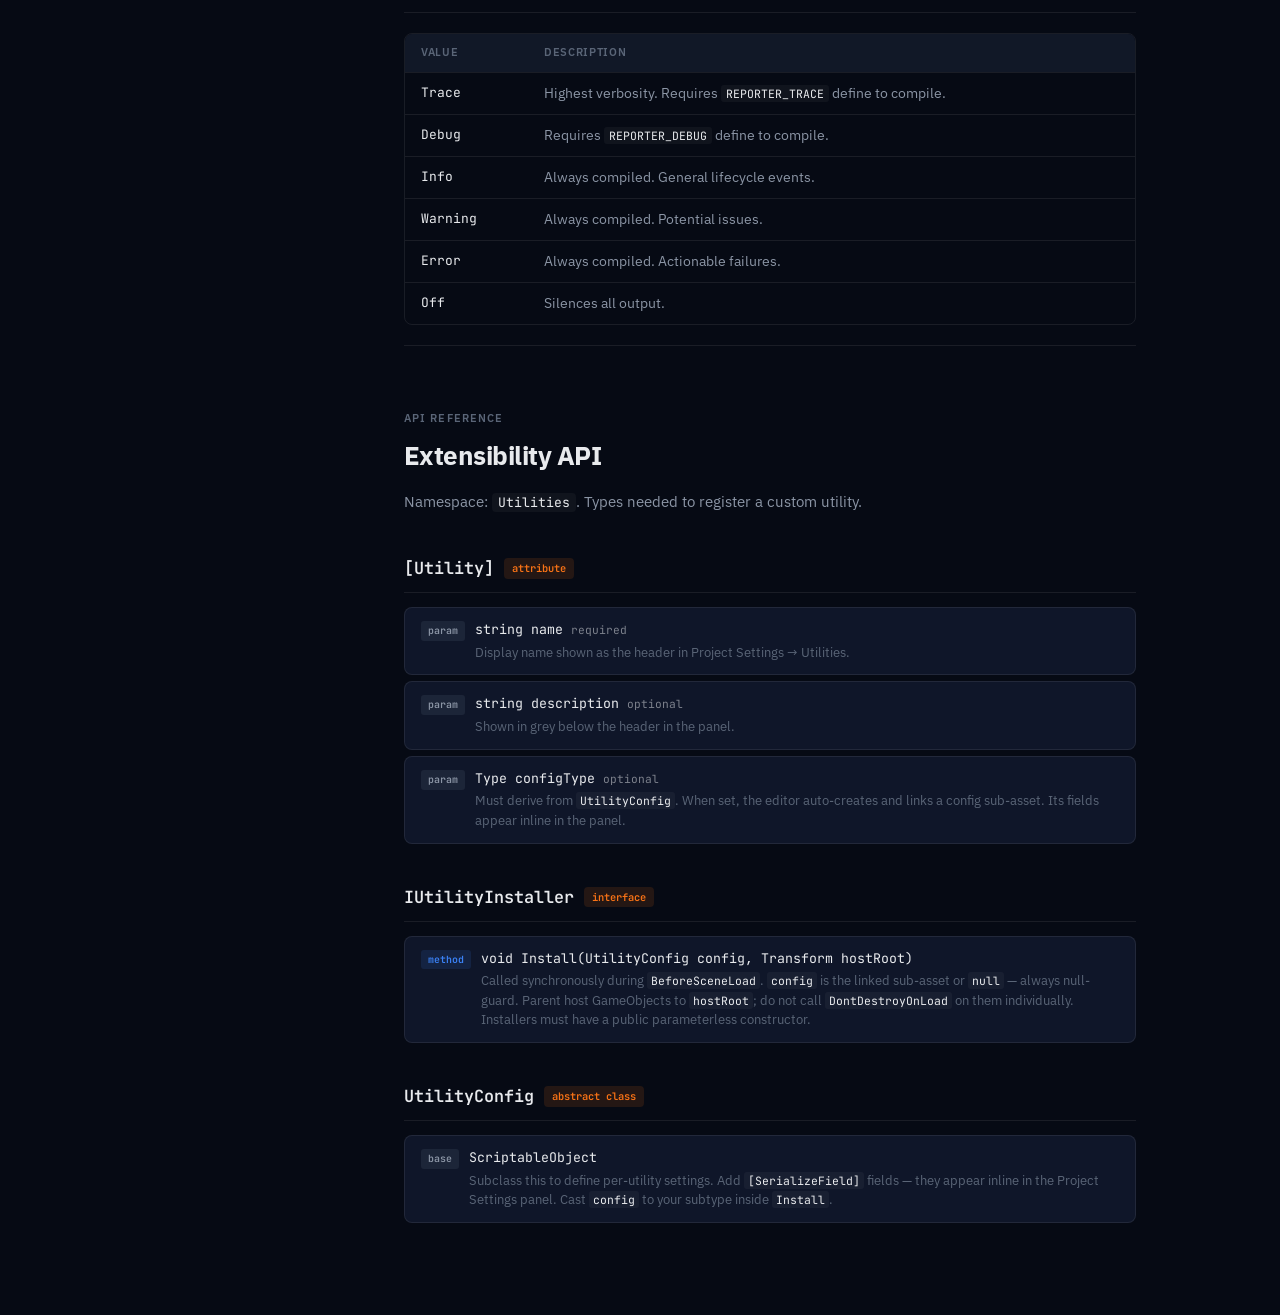
<file: utilities-api.html>
<!DOCTYPE html>
<html lang="en">
<head>
  <meta charset="UTF-8">
  <meta name="viewport" content="width=device-width, initial-scale=1.0">
  <title>Utilities — API Reference — Unity Framework</title>
  <meta name="description" content="UP-Utilities API Reference: complete type and member documentation for MessageBus, Timer, AudioPlayer, Persistence, and Reporter.">
  <link rel="preconnect" href="https://fonts.googleapis.com">
  <link rel="preconnect" href="https://fonts.gstatic.com" crossorigin>
  <link href="https://fonts.googleapis.com/css2?family=IBM+Plex+Sans:wght@300;400;500;600;700&family=JetBrains+Mono:wght@400;500;600&display=swap" rel="stylesheet">
  <link rel="stylesheet" href="src/styles.css">
  <link rel="stylesheet" href="src/docs.css">
</head>
<body>

  <!-- Navigation -->
  <nav class="nav" id="nav">
    <div class="nav-inner">
      <a href="index.html" class="nav-logo">
        <img src="assets/favicon/favicon-32x32.png" alt="" class="nav-logo-icon" aria-hidden="true">
        Unity Framework
      </a>
      <div class="nav-links">
        <a href="architecture.html" class="nav-link">Architecture</a>
        <a href="functional.html" class="nav-link">Functional</a>
        <a href="utilities.html" class="nav-link" style="color:var(--util-color)">Utilities</a>
      </div>
      <button class="nav-toggle" id="nav-toggle" aria-label="Toggle navigation menu" aria-expanded="false">
        <span></span><span></span><span></span>
      </button>
    </div>
  </nav>

  <div class="docs-shell">

    <!-- Sidebar -->
    <aside class="docs-sidebar" aria-label="Documentation navigation">
      <div class="sidebar-header">
        <a href="index.html" class="sidebar-back">
          <svg width="14" height="14" viewBox="0 0 24 24" fill="none" stroke="currentColor" stroke-width="2" stroke-linecap="round" stroke-linejoin="round" aria-hidden="true"><polyline points="15 18 9 12 15 6"/></svg>
          Back to home
        </a>
        <span class="sidebar-pkg-id sidebar-pkg-id--util">com.tutan.utilities</span>
        <div class="sidebar-pkg-name">Utilities</div>
      </div>
      <nav class="sidebar-nav" aria-label="Page sections">
        <a href="utilities.html" class="sidebar-direct" data-pkg="util">← Guides</a>

        <div class="sidebar-group open">
          <button class="sidebar-group-btn" aria-expanded="true">
            API Reference
            <svg class="sidebar-chevron" width="14" height="14" viewBox="0 0 24 24" fill="none" stroke="currentColor" stroke-width="2.5" stroke-linecap="round" stroke-linejoin="round" aria-hidden="true"><polyline points="6 9 12 15 18 9"/></svg>
          </button>
          <div class="sidebar-items">
            <a href="#api-messagebus" class="sidebar-link" data-pkg="util">MessageBus</a>
            <a href="#api-timer" class="sidebar-link" data-pkg="util">Timer</a>
            <a href="#api-audioplayer" class="sidebar-link" data-pkg="util">AudioPlayer</a>
            <a href="#api-persistence" class="sidebar-link" data-pkg="util">Persistence</a>
            <a href="#api-reporter" class="sidebar-link" data-pkg="util">Reporter</a>
            <a href="#api-extensibility" class="sidebar-link" data-pkg="util">Extensibility</a>
          </div>
        </div>
      </nav>
    </aside>

    <!-- Main content -->
    <main class="docs-main">

      <div class="docs-content">

        <!-- ── API: MessageBus ── -->
        <section class="docs-section" id="api-messagebus">
          <div class="section-eyebrow">API Reference</div>
          <h2 class="section-title">MessageBus API</h2>
          <p class="section-intro">Namespace: <code>Utilities.Messaging</code>. Access via <code>MessageBus.Instance</code>.</p>

          <div class="api-group">
            <div class="api-group-header">
              <span class="api-group-name">MessageBus</span>
              <span class="api-type-badge badge--class">class</span>
            </div>
            <div class="api-members">
              <div class="api-member">
                <span class="api-kind kind--method">method</span>
                <div class="api-member-content">
                  <div class="api-member-name">SubscriptionToken Subscribe&lt;T&gt;(MessageHandler&lt;T&gt; handler) where T : unmanaged, IMessage</div>
                  <div class="api-member-desc">Registers a handler. Returns an integer token for unsubscription.</div>
                </div>
              </div>
              <div class="api-member">
                <span class="api-kind kind--method">method</span>
                <div class="api-member-content">
                  <div class="api-member-name">bool Unsubscribe(SubscriptionToken token)</div>
                  <div class="api-member-desc">Removes the handler associated with the token. Returns <code>false</code> if already removed.</div>
                </div>
              </div>
              <div class="api-member">
                <span class="api-kind kind--method">method</span>
                <div class="api-member-content">
                  <div class="api-member-name">void Publish&lt;T&gt;(ref T message) where T : unmanaged, IMessage</div>
                  <div class="api-member-desc">Dispatches immediately to all subscribers on the calling thread.</div>
                </div>
              </div>
              <div class="api-member">
                <span class="api-kind kind--method">method</span>
                <div class="api-member-content">
                  <div class="api-member-name">void Enqueue&lt;T&gt;(in T message) where T : unmanaged, IMessage</div>
                  <div class="api-member-desc">Thread-safe enqueue. Process with <code>DrainQueues()</code> on the main thread.</div>
                </div>
              </div>
              <div class="api-member">
                <span class="api-kind kind--method">method</span>
                <div class="api-member-content">
                  <div class="api-member-name">void DrainQueues()</div>
                  <div class="api-member-desc">Processes all enqueued messages. Call once per frame on the main thread.</div>
                </div>
              </div>
              <div class="api-member">
                <span class="api-kind kind--prop">prop</span>
                <div class="api-member-content">
                  <div class="api-member-name">int ChannelCount { get; }</div>
                  <div class="api-member-desc">Number of distinct message types with at least one active subscriber.</div>
                </div>
              </div>
              <div class="api-member">
                <span class="api-kind kind--method">method</span>
                <div class="api-member-content">
                  <div class="api-member-name">int GetSubscriberCount&lt;T&gt;()</div>
                  <div class="api-member-desc">Number of active subscribers for message type <code>T</code>.</div>
                </div>
              </div>
              <div class="api-member">
                <span class="api-kind kind--method">method</span>
                <div class="api-member-content">
                  <div class="api-member-name">void Reset() / void Dispose()</div>
                  <div class="api-member-desc">Clears all subscriptions and channels.</div>
                </div>
              </div>
            </div>
          </div>

          <div class="api-group">
            <div class="api-group-header">
              <span class="api-group-name">MessageHandler&lt;T&gt;</span>
              <span class="api-type-badge badge--delegate">delegate</span>
            </div>
            <div class="api-members">
              <div class="api-member">
                <span class="api-kind kind--field">sig</span>
                <div class="api-member-content">
                  <div class="api-member-name">void MessageHandler&lt;T&gt;(ref T message) where T : unmanaged, IMessage</div>
                  <div class="api-member-desc">Handler delegate. Receives the message by <code>ref</code> — no struct copy on dispatch.</div>
                </div>
              </div>
            </div>
          </div>
        </section>

        <!-- ── API: Timer ── -->
        <section class="docs-section" id="api-timer">
          <div class="section-eyebrow">API Reference</div>
          <h2 class="section-title">Timer API</h2>
          <p class="section-intro">Namespace: <code>Utilities.Timing</code>. Access via <code>Timer.Instance</code>.</p>

          <div class="api-group">
            <div class="api-group-header">
              <span class="api-group-name">Timer</span>
              <span class="api-type-badge badge--class">class</span>
            </div>
            <div class="api-members">
              <div class="api-member">
                <span class="api-kind kind--method">method</span>
                <div class="api-member-content">
                  <div class="api-member-name">TimerHandle Schedule(float delay, Action callback)</div>
                  <div class="api-member-desc">Fires <code>callback</code> once after <code>delay</code> seconds (scaled time).</div>
                </div>
              </div>
              <div class="api-member">
                <span class="api-kind kind--method">method</span>
                <div class="api-member-content">
                  <div class="api-member-name">TimerHandle Schedule(TimerParams @params, Action callback)</div>
                  <div class="api-member-desc">Fires with full control over delay, repeat, and timescale.</div>
                </div>
              </div>
              <div class="api-member">
                <span class="api-kind kind--method">method</span>
                <div class="api-member-content">
                  <div class="api-member-name">TimerHandle ScheduleRepeating(float interval, Action callback)</div>
                  <div class="api-member-desc">Fires every <code>interval</code> seconds until cancelled.</div>
                </div>
              </div>
              <div class="api-member">
                <span class="api-kind kind--method">method</span>
                <div class="api-member-content">
                  <div class="api-member-name">bool Cancel(TimerHandle handle)</div>
                  <div class="api-member-desc">Cancels a scheduled timer. Returns <code>false</code> if already fired or cancelled (generation check — safe to call twice).</div>
                </div>
              </div>
            </div>
          </div>

          <div class="api-group">
            <div class="api-group-header">
              <span class="api-group-name">TimerParams</span>
              <span class="api-type-badge badge--struct">readonly struct</span>
            </div>
            <div class="api-members">
              <div class="api-member">
                <span class="api-kind kind--field">static</span>
                <div class="api-member-content">
                  <div class="api-member-name">static TimerParams Default</div>
                  <div class="api-member-desc">1.0s delay, one-shot, scaled time.</div>
                </div>
              </div>
              <div class="api-member">
                <span class="api-kind kind--method">method</span>
                <div class="api-member-content">
                  <div class="api-member-name">static TimerParams Repeat(float interval)</div>
                  <div class="api-member-desc">Repeating with given interval, no initial delay.</div>
                </div>
              </div>
              <div class="api-member">
                <span class="api-kind kind--method">method</span>
                <div class="api-member-content">
                  <div class="api-member-name">TimerParams WithDelay(float seconds)</div>
                  <div class="api-member-desc">Set delay before first fire.</div>
                </div>
              </div>
              <div class="api-member">
                <span class="api-kind kind--method">method</span>
                <div class="api-member-content">
                  <div class="api-member-name">TimerParams WithUnscaledTime(bool unscaled)</div>
                  <div class="api-member-desc">Use <code>Time.unscaledTime</code> when <code>true</code>.</div>
                </div>
              </div>
            </div>
          </div>
        </section>

        <!-- ── API: AudioPlayer ── -->
        <section class="docs-section" id="api-audioplayer">
          <div class="section-eyebrow">API Reference</div>
          <h2 class="section-title">AudioPlayer API</h2>
          <p class="section-intro">Namespace: <code>Utilities.Audio</code>. Access via <code>AudioPlayer.Instance</code>.</p>

          <div class="api-group">
            <div class="api-group-header">
              <span class="api-group-name">AudioPlayer</span>
              <span class="api-type-badge badge--class">class</span>
            </div>
            <div class="api-members">
              <div class="api-member">
                <span class="api-kind kind--method">method</span>
                <div class="api-member-content">
                  <div class="api-member-name">SoundHandle Play(AudioClip clip)</div>
                  <div class="api-member-desc">Plays with default params (2D, volume 1, pitch 1).</div>
                </div>
              </div>
              <div class="api-member">
                <span class="api-kind kind--method">method</span>
                <div class="api-member-content">
                  <div class="api-member-name">SoundHandle Play(AudioClip clip, SoundParams @params)</div>
                  <div class="api-member-desc">Plays with full control via <code>SoundParams</code>.</div>
                </div>
              </div>
              <div class="api-member">
                <span class="api-kind kind--method">method</span>
                <div class="api-member-content">
                  <div class="api-member-name">bool Stop(SoundHandle handle)</div>
                  <div class="api-member-desc">Stops playback and returns the source to the pool.</div>
                </div>
              </div>
              <div class="api-member">
                <span class="api-kind kind--method">method</span>
                <div class="api-member-content">
                  <div class="api-member-name">bool Pause(SoundHandle handle) / bool Resume(SoundHandle handle)</div>
                  <div class="api-member-desc">Pause or resume playback without releasing the pool slot.</div>
                </div>
              </div>
              <div class="api-member">
                <span class="api-kind kind--method">method</span>
                <div class="api-member-content">
                  <div class="api-member-name">bool IsPlaying(SoundHandle handle)</div>
                  <div class="api-member-desc">Returns <code>true</code> if the sound is still active.</div>
                </div>
              </div>
            </div>
          </div>

          <div class="api-group">
            <div class="api-group-header">
              <span class="api-group-name">SoundParams</span>
              <span class="api-type-badge badge--struct">readonly struct</span>
            </div>
            <div class="table-wrap">
              <table class="docs-table">
                <thead><tr><th>Method / Property</th><th>Description</th></tr></thead>
                <tbody>
                  <tr><td>SoundParams.Default</td><td>Volume 1, pitch 1, no loop, 2D, no position</td></tr>
                  <tr><td>.WithVolume(float)</td><td>0–1</td></tr>
                  <tr><td>.WithPitch(float)</td><td>Playback speed multiplier</td></tr>
                  <tr><td>.WithLoop(bool)</td><td>Loop until stopped</td></tr>
                  <tr><td>.WithSpatialBlend(float)</td><td>0 = 2D, 1 = 3D</td></tr>
                  <tr><td>.WithPosition(Vector3)</td><td>World position for 3D audio</td></tr>
                  <tr><td>.WithMixerGroup(AudioMixerGroup)</td><td>Route to mixer group</td></tr>
                </tbody>
              </table>
            </div>
          </div>
        </section>

        <!-- ── API: Persistence ── -->
        <section class="docs-section" id="api-persistence">
          <div class="section-eyebrow">API Reference</div>
          <h2 class="section-title">Persistence API</h2>
          <p class="section-intro">Namespace: <code>Utilities.Persistence</code>. Access via <code>PersistenceService.Instance</code>.</p>

          <div class="api-group">
            <div class="api-group-header">
              <span class="api-group-name">PersistenceService</span>
              <span class="api-type-badge badge--class">class</span>
            </div>
            <div class="api-members">
              <div class="api-member">
                <span class="api-kind kind--method">method</span>
                <div class="api-member-content">
                  <div class="api-member-name">void Save&lt;T&gt;(string key, T data)</div>
                  <div class="api-member-desc">Serializes and stores data under the given key. <code>T</code> must be <code>[Serializable]</code>.</div>
                </div>
              </div>
              <div class="api-member">
                <span class="api-kind kind--method">method</span>
                <div class="api-member-content">
                  <div class="api-member-name">bool TryLoad&lt;T&gt;(string key, out T data)</div>
                  <div class="api-member-desc">Loads and deserializes. Returns <code>false</code> if key does not exist.</div>
                </div>
              </div>
              <div class="api-member">
                <span class="api-kind kind--method">method</span>
                <div class="api-member-content">
                  <div class="api-member-name">bool Exists(string key)</div>
                  <div class="api-member-desc">Returns <code>true</code> if a saved value exists for the key.</div>
                </div>
              </div>
              <div class="api-member">
                <span class="api-kind kind--method">method</span>
                <div class="api-member-content">
                  <div class="api-member-name">bool Delete(string key)</div>
                  <div class="api-member-desc">Removes stored data for the key.</div>
                </div>
              </div>
              <div class="api-member">
                <span class="api-kind kind--method">method</span>
                <div class="api-member-content">
                  <div class="api-member-name">void Flush()</div>
                  <div class="api-member-desc">Commits pending writes. Required when using the PlayerPrefs backend.</div>
                </div>
              </div>
            </div>
          </div>
        </section>

        <!-- ── API: Reporter ── -->
        <section class="docs-section" id="api-reporter">
          <div class="section-eyebrow">API Reference</div>
          <h2 class="section-title">Reporter API</h2>
          <p class="section-intro">Namespace: <code>Utilities.Diagnostics</code>. Static class — no singleton. Available to all layers.</p>

          <div class="api-group">
            <div class="api-group-header">
              <span class="api-group-name">Reporter</span>
              <span class="api-type-badge badge--static">static class</span>
            </div>
            <div class="api-members">
              <div class="api-member">
                <span class="api-kind kind--field">static</span>
                <div class="api-member-content">
                  <div class="api-member-name">static ReportLevel Level { get; set; }</div>
                  <div class="api-member-desc">Runtime filter. Messages below this level are suppressed. Default: <code>Trace</code> in Editor, <code>Info</code> in builds.</div>
                </div>
              </div>
              <div class="api-member">
                <span class="api-kind kind--field">static</span>
                <div class="api-member-content">
                  <div class="api-member-name">static bool Enabled { get; set; }</div>
                  <div class="api-member-desc">Global on/off switch. When <code>false</code>, all output and metric accumulation is suppressed.</div>
                </div>
              </div>
              <div class="api-member">
                <span class="api-kind kind--field">static</span>
                <div class="api-member-content">
                  <div class="api-member-name">static bool LogTimings { get; set; }</div>
                  <div class="api-member-desc">When <code>true</code>, timing scopes emit a <code>Trace</code>-level log on the main thread. Default: <code>true</code> in Editor, <code>false</code> in builds.</div>
                </div>
              </div>
              <div class="api-member">
                <span class="api-kind kind--method">method</span>
                <div class="api-member-content">
                  <div class="api-member-name">static void Trace(string msg, string tag) <span style="opacity:.5;font-size:.85em">[Conditional("REPORTER_TRACE")]</span></div>
                  <div class="api-member-desc">High-frequency diagnostic. Zero IL in Release unless <code>REPORTER_TRACE</code> is defined.</div>
                </div>
              </div>
              <div class="api-member">
                <span class="api-kind kind--method">method</span>
                <div class="api-member-content">
                  <div class="api-member-name">static void Dbg(string msg, string tag) <span style="opacity:.5;font-size:.85em">[Conditional("REPORTER_DEBUG")]</span></div>
                  <div class="api-member-desc">Debug-level. Zero IL in Release unless <code>REPORTER_DEBUG</code> is defined.</div>
                </div>
              </div>
              <div class="api-member">
                <span class="api-kind kind--method">method</span>
                <div class="api-member-content">
                  <div class="api-member-name">static void Info / Warn / Error(string msg, string tag)</div>
                  <div class="api-member-desc">Always compiled. Filtered at runtime by <code>Reporter.Level</code>.</div>
                </div>
              </div>
              <div class="api-member">
                <span class="api-kind kind--method">method</span>
                <div class="api-member-content">
                  <div class="api-member-name">static void Exception(Exception ex, string context, string tag)</div>
                  <div class="api-member-desc">Logs with full stack trace preservation.</div>
                </div>
              </div>
              <div class="api-member">
                <span class="api-kind kind--method">method</span>
                <div class="api-member-content">
                  <div class="api-member-name">static IDisposable Scope(string name, string tag)</div>
                  <div class="api-member-desc">Returns a scoped timing token. Wrap in a <code>using</code> statement — timing is recorded on disposal.</div>
                </div>
              </div>
              <div class="api-member">
                <span class="api-kind kind--method">method</span>
                <div class="api-member-content">
                  <div class="api-member-name">static void TagFilter / AddTagFilter(string tag) / ClearTagFilters()</div>
                  <div class="api-member-desc">Filter output to specific subsystem tags. <code>null</code> tag filter shows all.</div>
                </div>
              </div>
            </div>
          </div>

          <div class="api-group">
            <div class="api-group-header">
              <span class="api-group-name">ReportLevel</span>
              <span class="api-type-badge badge--enum">Enum</span>
            </div>
            <div class="table-wrap">
              <table class="docs-table">
                <thead><tr><th>Value</th><th>Description</th></tr></thead>
                <tbody>
                  <tr><td>Trace</td><td>Highest verbosity. Requires <code>REPORTER_TRACE</code> define to compile.</td></tr>
                  <tr><td>Debug</td><td>Requires <code>REPORTER_DEBUG</code> define to compile.</td></tr>
                  <tr><td>Info</td><td>Always compiled. General lifecycle events.</td></tr>
                  <tr><td>Warning</td><td>Always compiled. Potential issues.</td></tr>
                  <tr><td>Error</td><td>Always compiled. Actionable failures.</td></tr>
                  <tr><td>Off</td><td>Silences all output.</td></tr>
                </tbody>
              </table>
            </div>
          </div>
        </section>

        <!-- ── API: Extensibility ── -->
        <section class="docs-section" id="api-extensibility">
          <div class="section-eyebrow">API Reference</div>
          <h2 class="section-title">Extensibility API</h2>
          <p class="section-intro">Namespace: <code>Utilities</code>. Types needed to register a custom utility.</p>

          <div class="api-group">
            <div class="api-group-header">
              <span class="api-group-name">[Utility]</span>
              <span class="api-type-badge badge--class">attribute</span>
            </div>
            <div class="api-members">
              <div class="api-member">
                <span class="api-kind kind--field">param</span>
                <div class="api-member-content">
                  <div class="api-member-name">string name <span style="opacity:.5;font-size:.85em">required</span></div>
                  <div class="api-member-desc">Display name shown as the header in Project Settings → Utilities.</div>
                </div>
              </div>
              <div class="api-member">
                <span class="api-kind kind--field">param</span>
                <div class="api-member-content">
                  <div class="api-member-name">string description <span style="opacity:.5;font-size:.85em">optional</span></div>
                  <div class="api-member-desc">Shown in grey below the header in the panel.</div>
                </div>
              </div>
              <div class="api-member">
                <span class="api-kind kind--field">param</span>
                <div class="api-member-content">
                  <div class="api-member-name">Type configType <span style="opacity:.5;font-size:.85em">optional</span></div>
                  <div class="api-member-desc">Must derive from <code>UtilityConfig</code>. When set, the editor auto-creates and links a config sub-asset. Its fields appear inline in the panel.</div>
                </div>
              </div>
            </div>
          </div>

          <div class="api-group">
            <div class="api-group-header">
              <span class="api-group-name">IUtilityInstaller</span>
              <span class="api-type-badge badge--class">interface</span>
            </div>
            <div class="api-members">
              <div class="api-member">
                <span class="api-kind kind--method">method</span>
                <div class="api-member-content">
                  <div class="api-member-name">void Install(UtilityConfig config, Transform hostRoot)</div>
                  <div class="api-member-desc">Called synchronously during <code>BeforeSceneLoad</code>. <code>config</code> is the linked sub-asset or <code>null</code> — always null-guard. Parent host GameObjects to <code>hostRoot</code>; do not call <code>DontDestroyOnLoad</code> on them individually. Installers must have a public parameterless constructor.</div>
                </div>
              </div>
            </div>
          </div>

          <div class="api-group">
            <div class="api-group-header">
              <span class="api-group-name">UtilityConfig</span>
              <span class="api-type-badge badge--class">abstract class</span>
            </div>
            <div class="api-members">
              <div class="api-member">
                <span class="api-kind kind--field">base</span>
                <div class="api-member-content">
                  <div class="api-member-name">ScriptableObject</div>
                  <div class="api-member-desc">Subclass this to define per-utility settings. Add <code>[SerializeField]</code> fields — they appear inline in the Project Settings panel. Cast <code>config</code> to your subtype inside <code>Install</code>.</div>
                </div>
              </div>
            </div>
          </div>
        </section>

      </div><!-- .docs-content -->
    </main>
  </div><!-- .docs-shell -->

  <!-- Sidebar toggle (mobile) -->
  <button class="sidebar-toggle-btn" aria-label="Toggle navigation sidebar">
    <svg width="20" height="20" viewBox="0 0 24 24" fill="none" stroke="currentColor" stroke-width="2" stroke-linecap="round" stroke-linejoin="round" aria-hidden="true"><line x1="3" y1="12" x2="21" y2="12"/><line x1="3" y1="6" x2="21" y2="6"/><line x1="3" y1="18" x2="21" y2="18"/></svg>
  </button>

  <script src="src/main.js"></script>
  <script src="src/docs.js"></script>
</body>
</html>
</file>
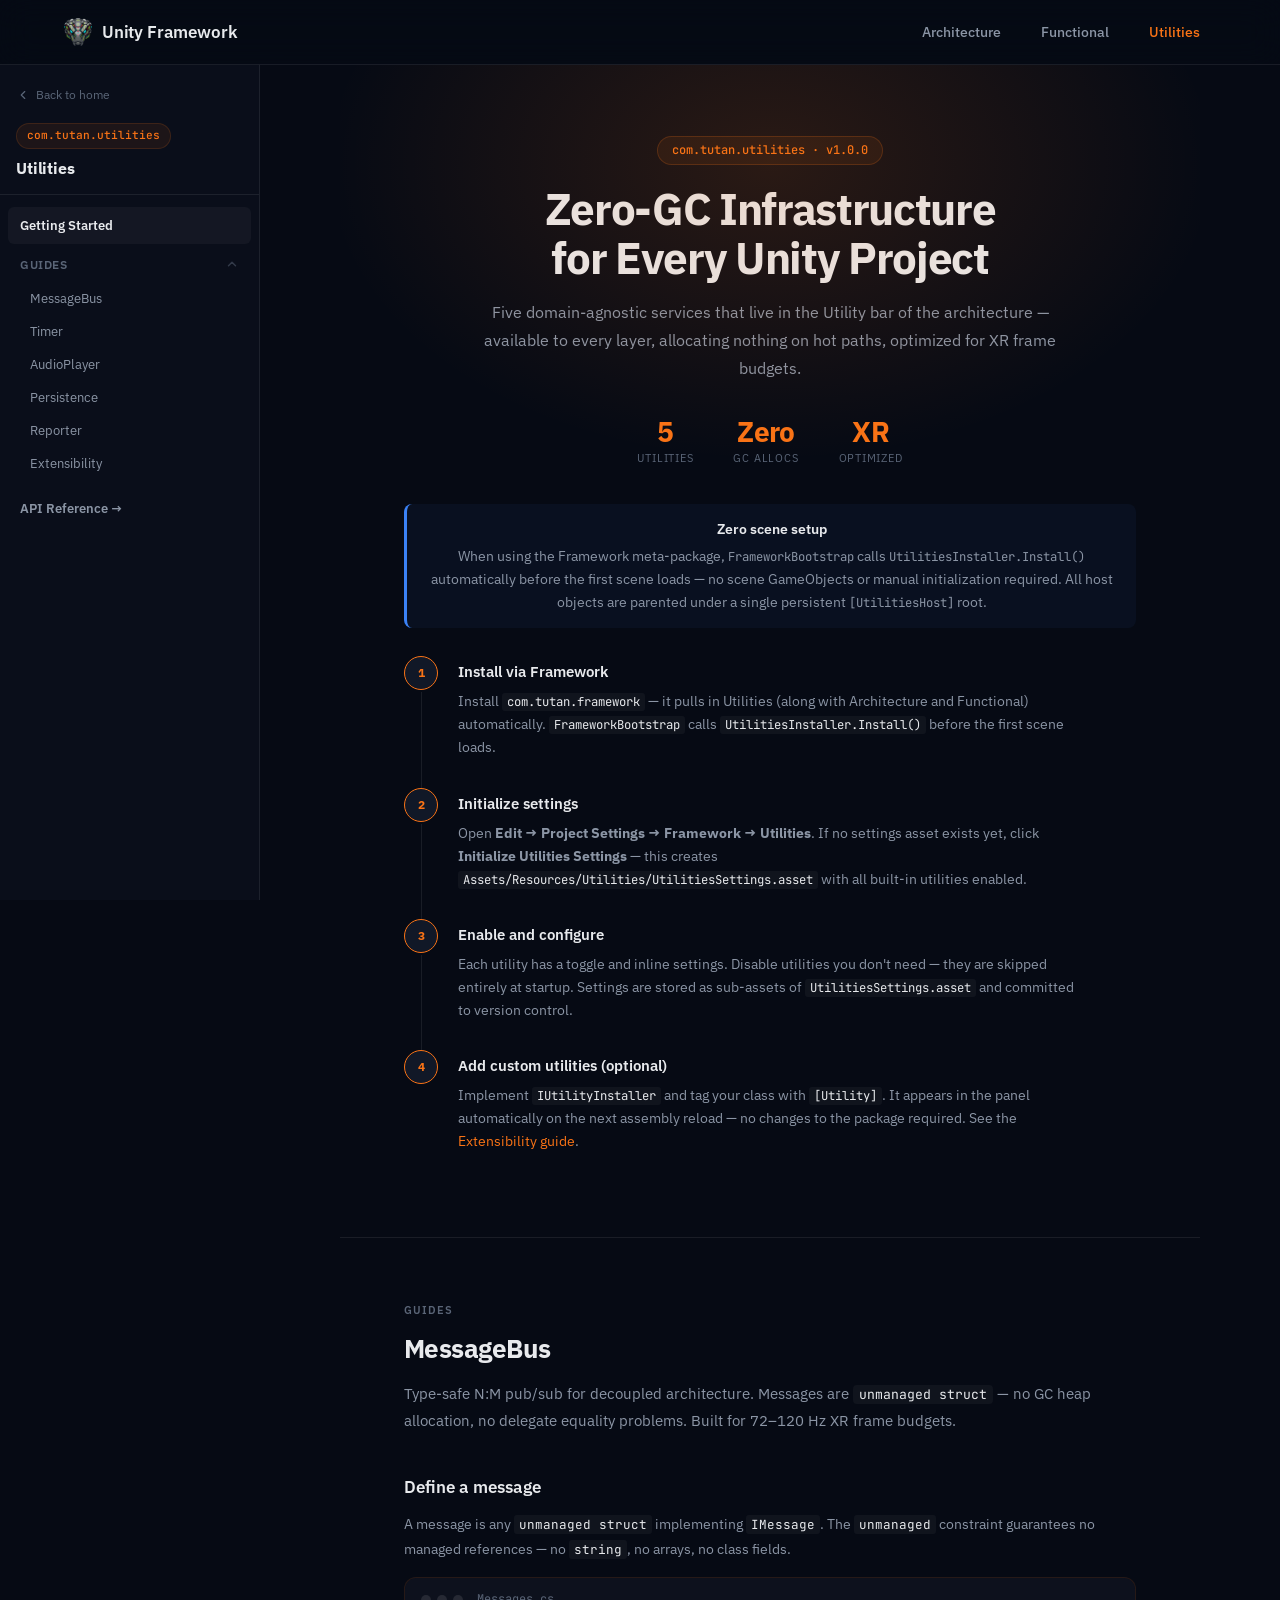
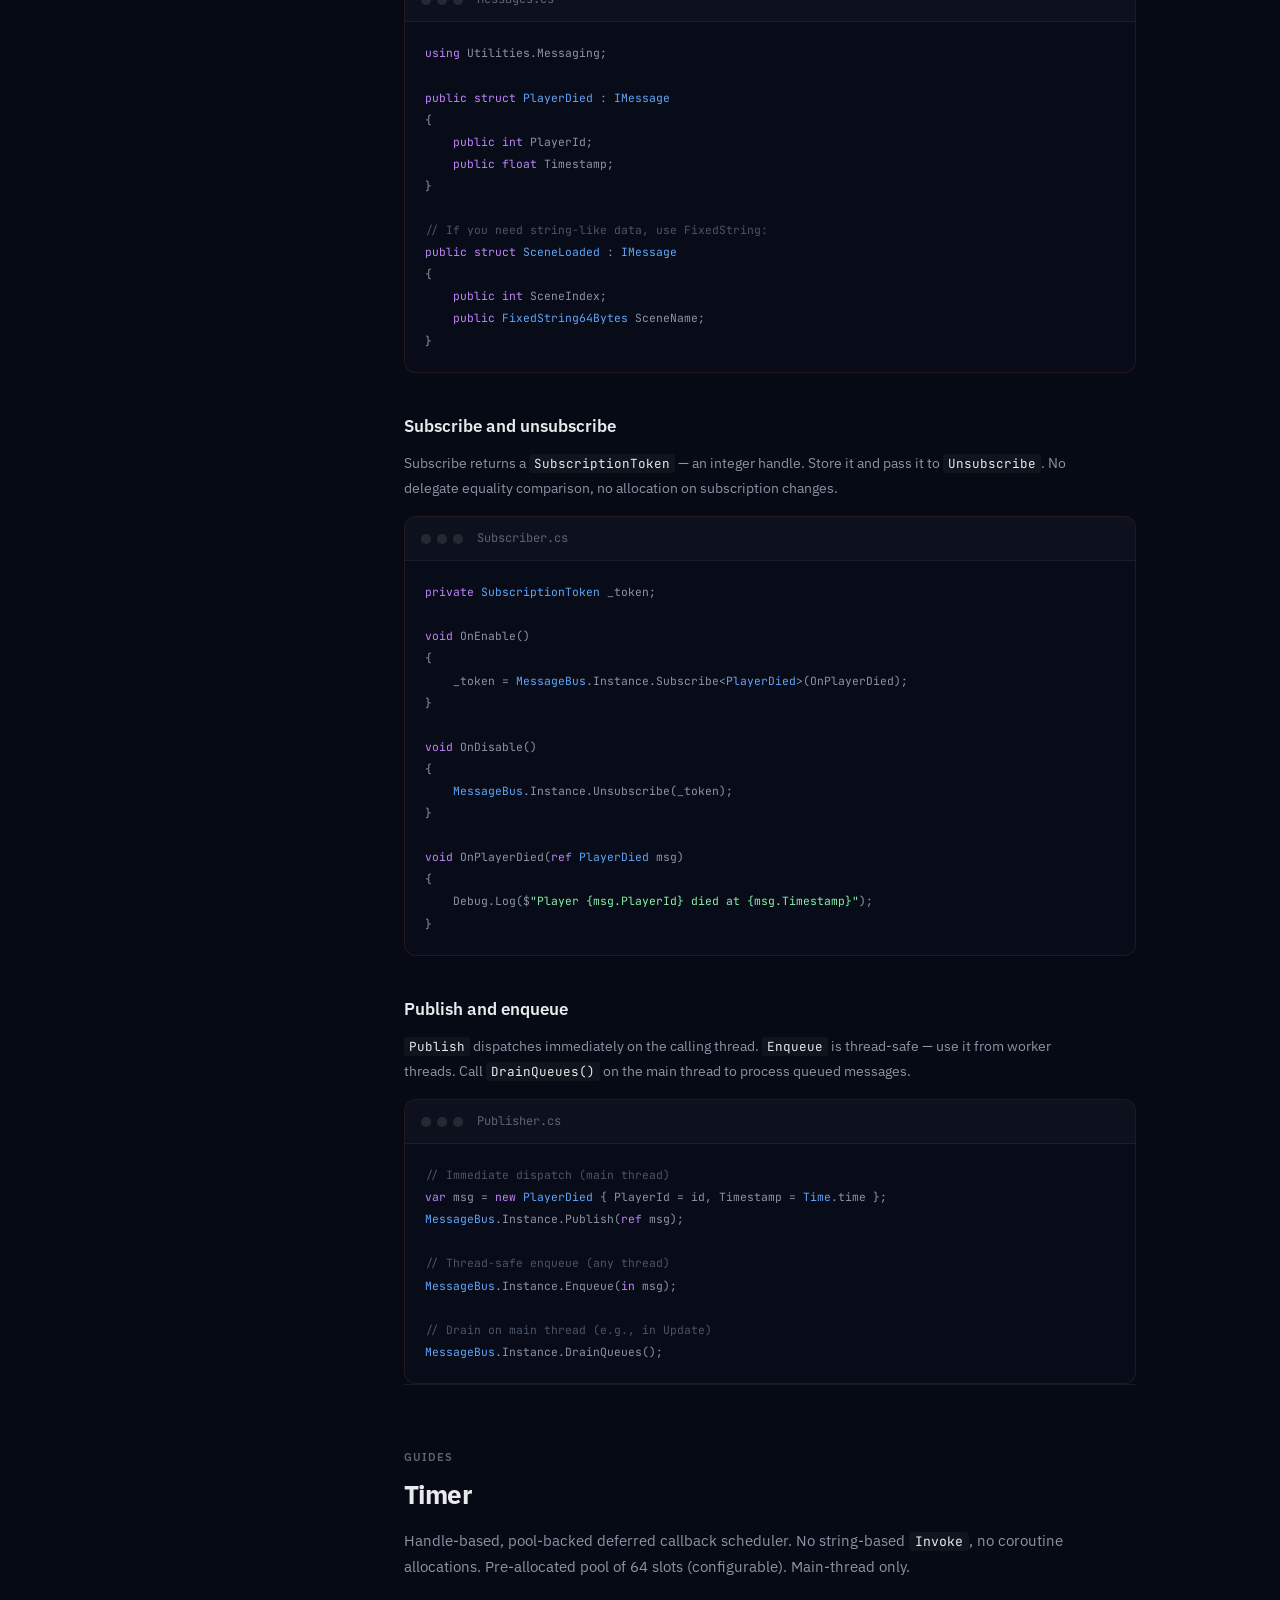
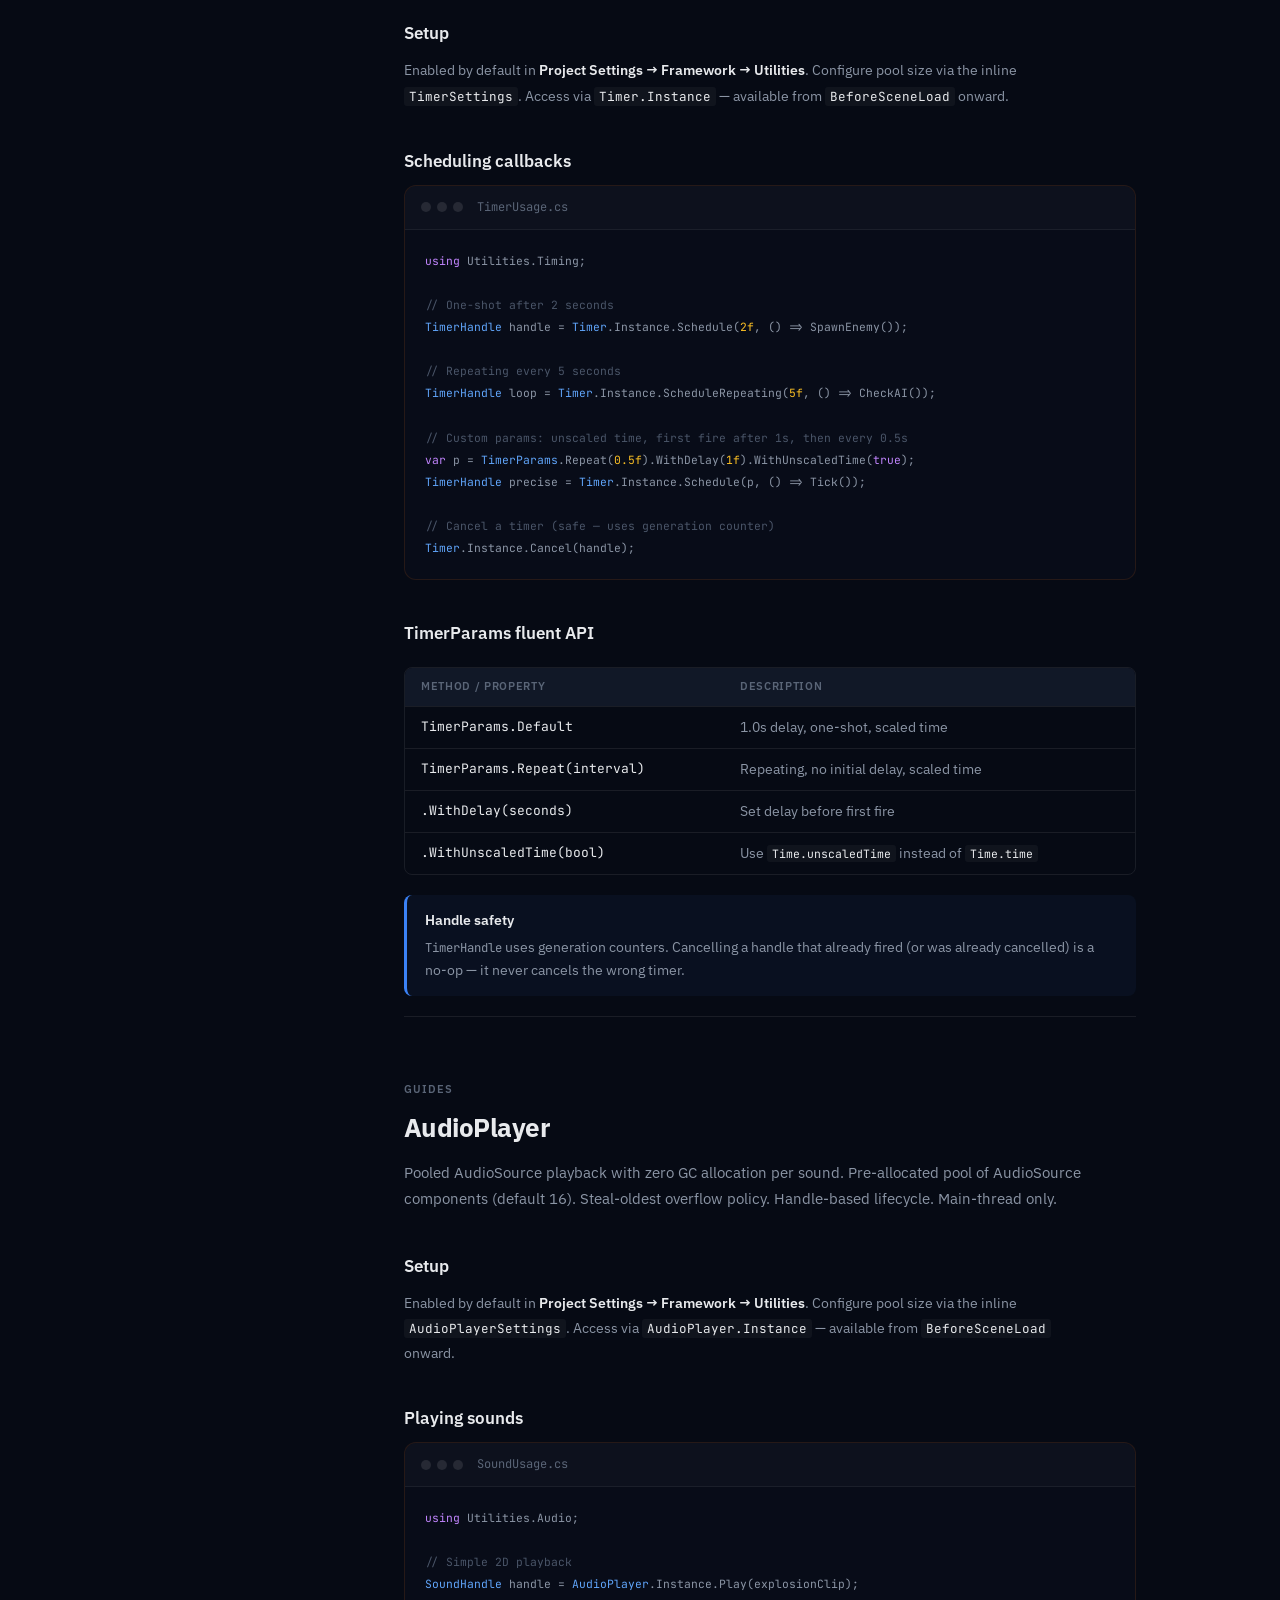
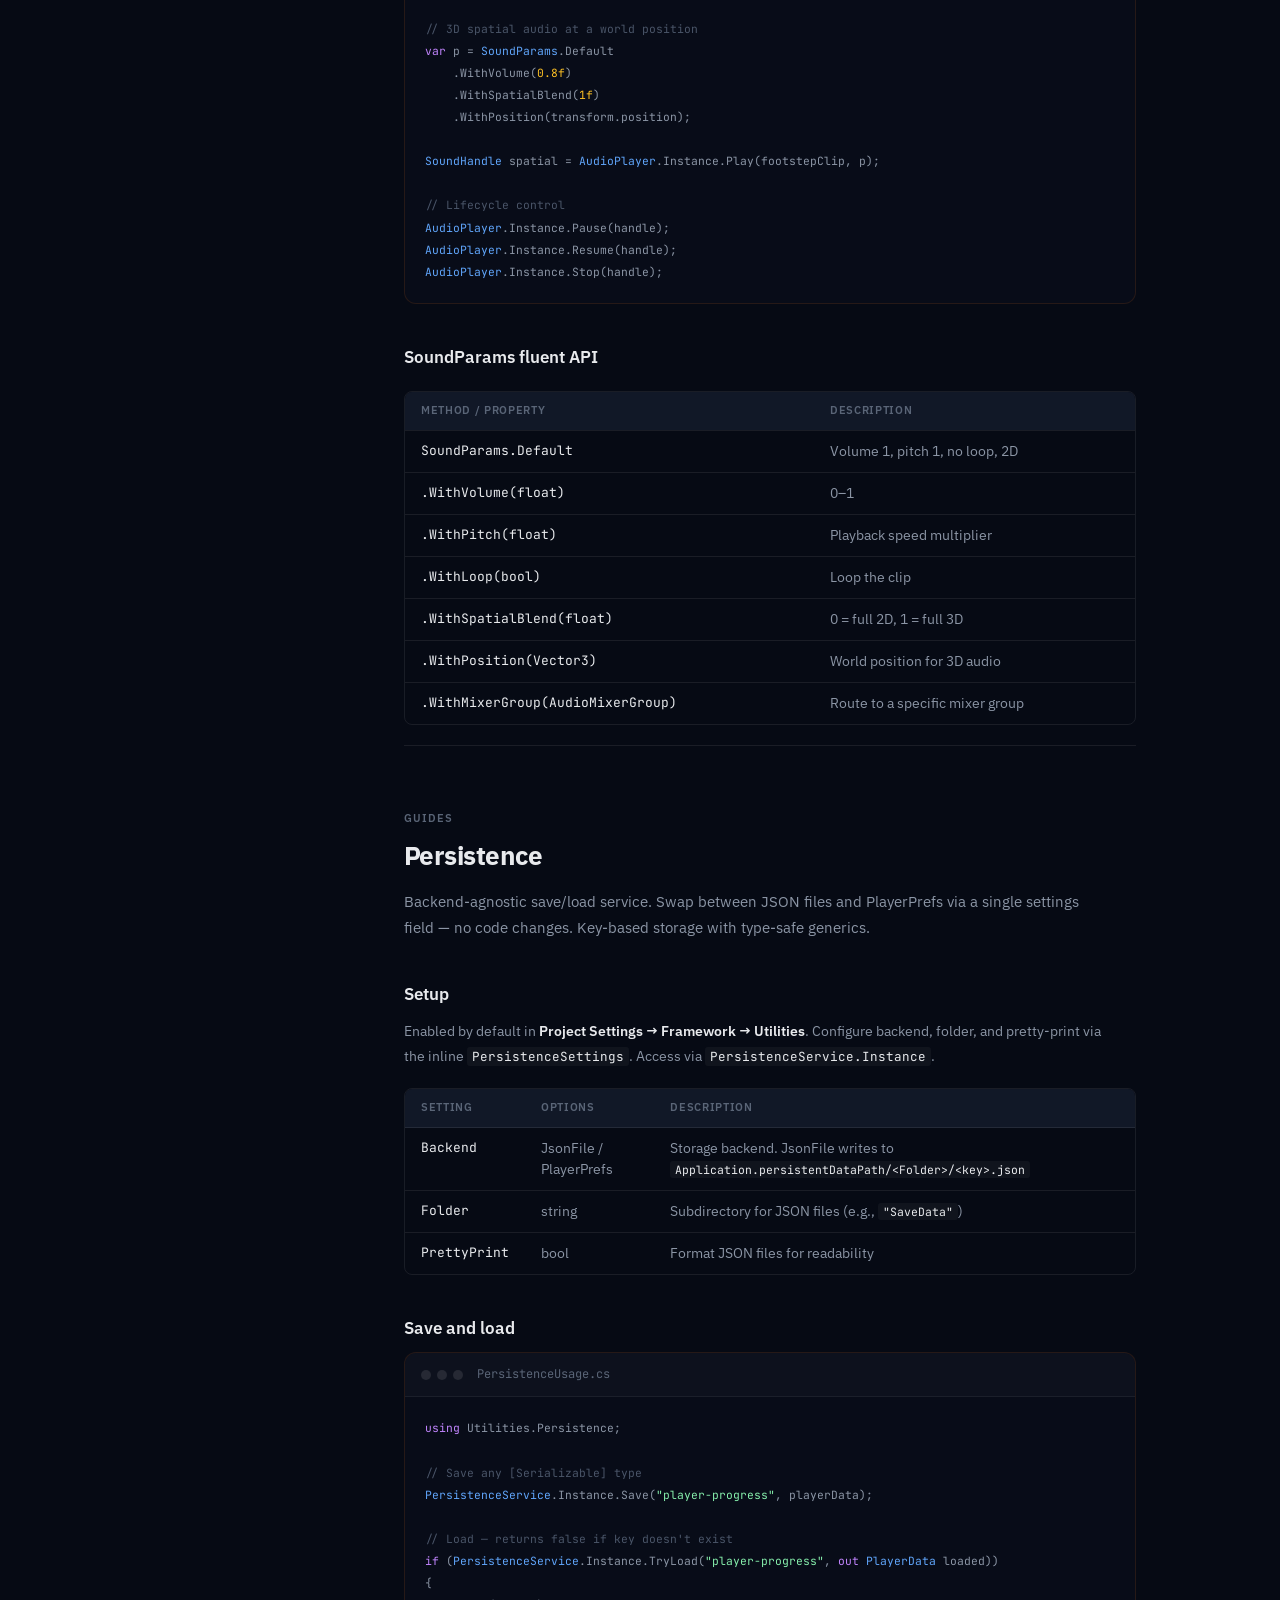
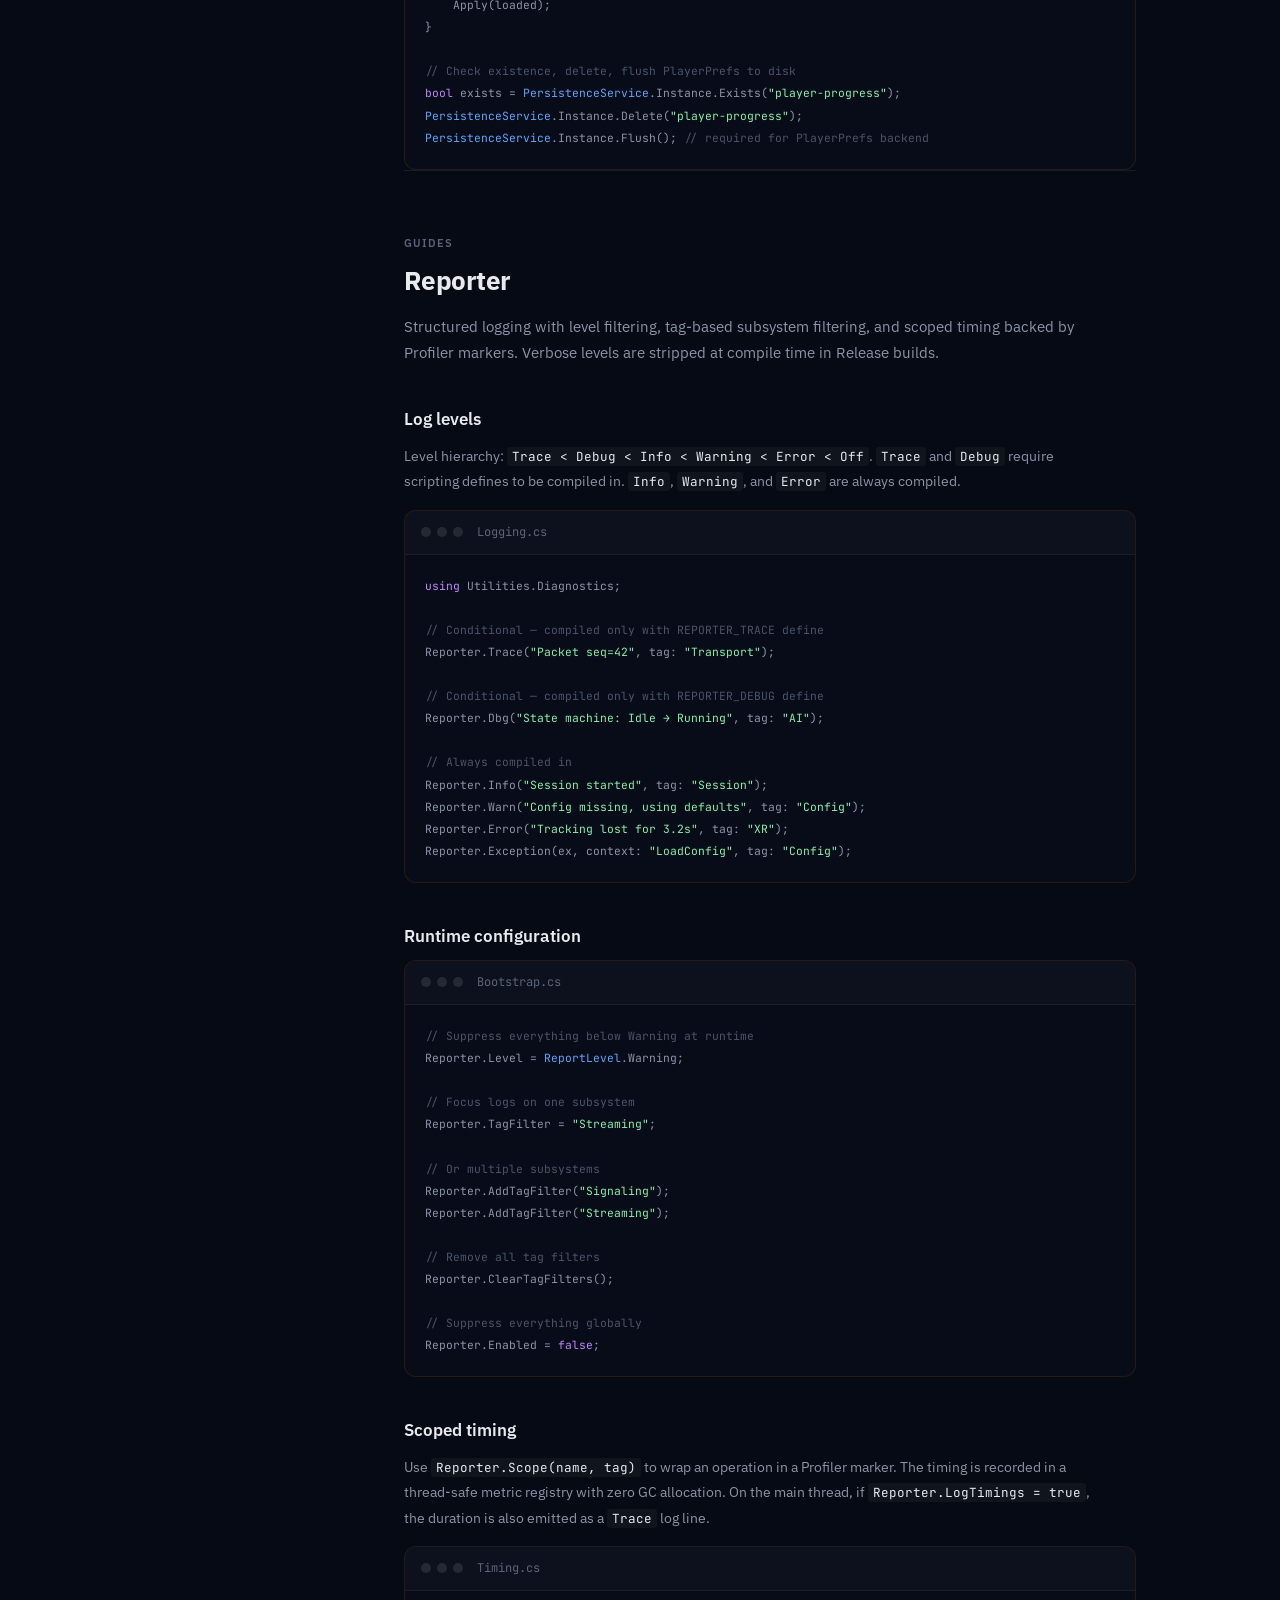
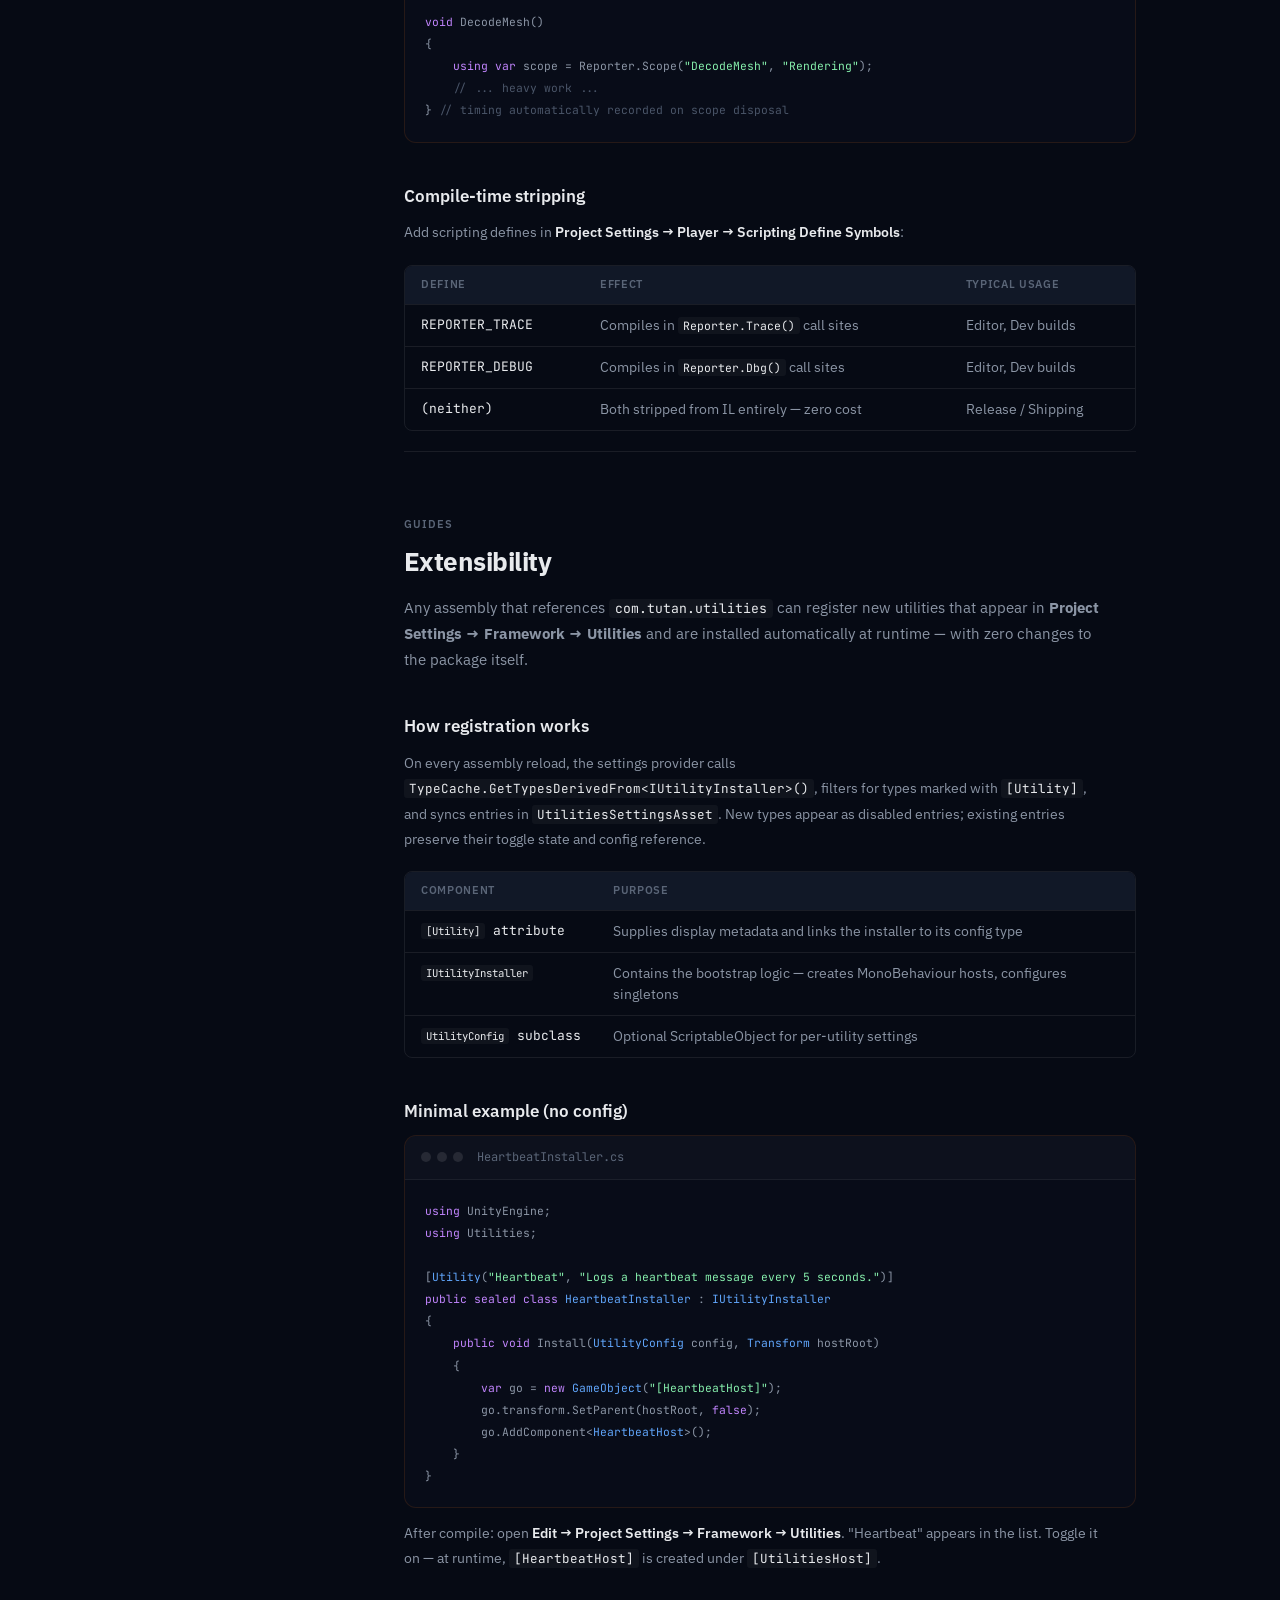
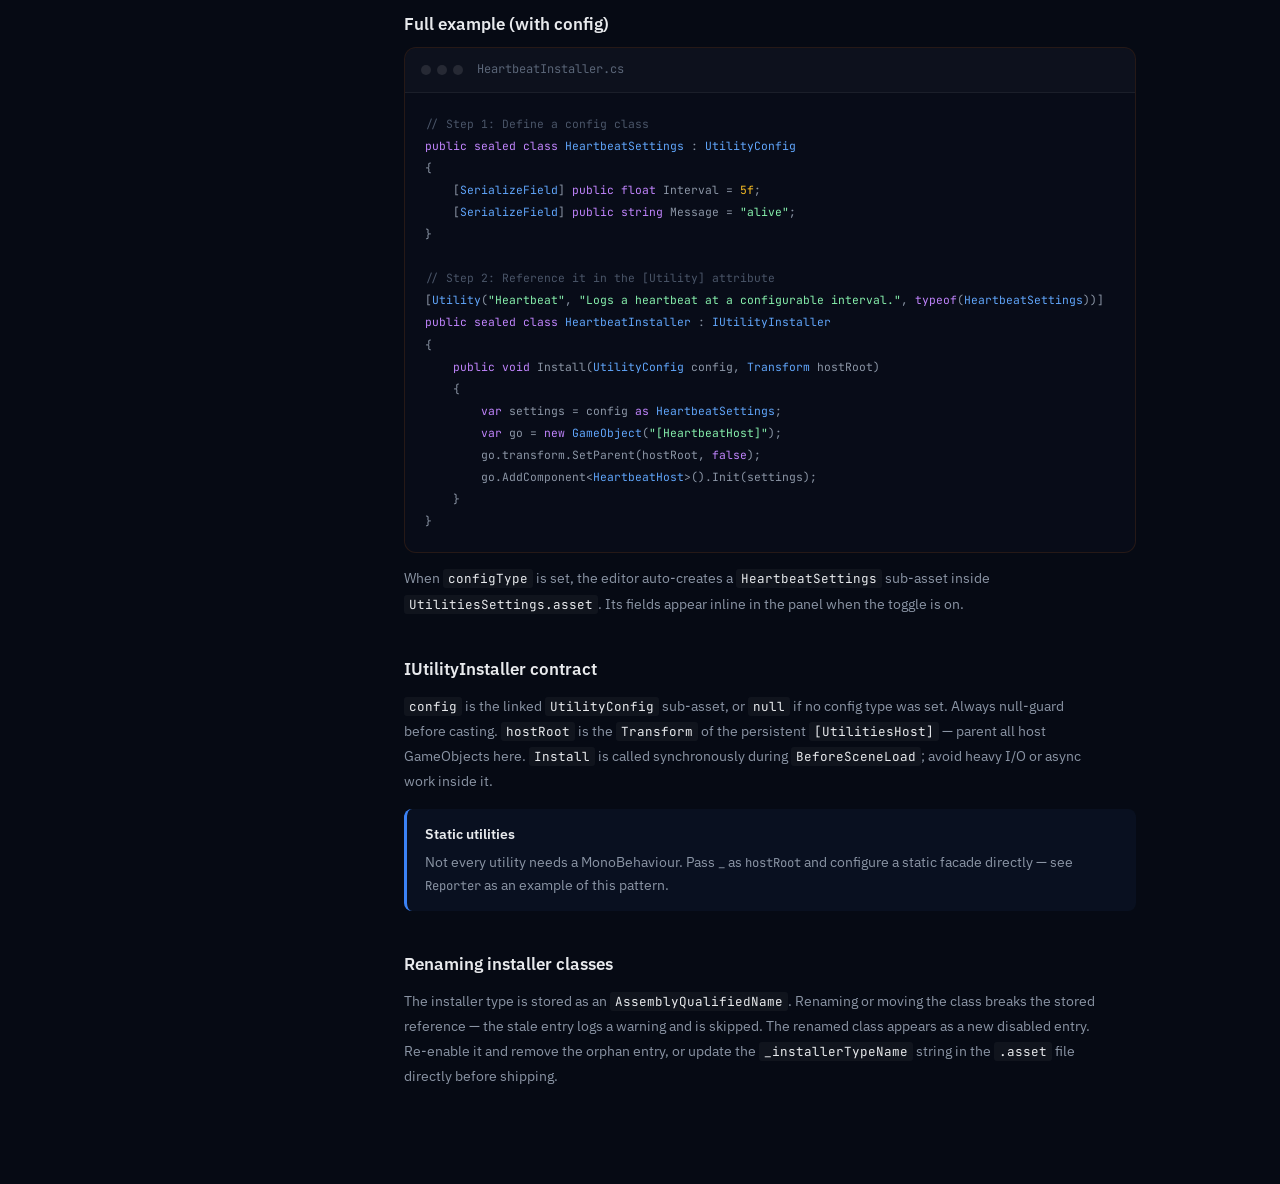
<file: utilities.html>
<!DOCTYPE html>
<html lang="en">
<head>
  <meta charset="UTF-8">
  <meta name="viewport" content="width=device-width, initial-scale=1.0">
  <title>Utilities — Unity Framework</title>
  <meta name="description" content="UP-Utilities: zero-GC MessageBus, Timer, AudioPlayer, Persistence, and Reporter for professional Unity projects.">
  <link rel="preconnect" href="https://fonts.googleapis.com">
  <link rel="preconnect" href="https://fonts.gstatic.com" crossorigin>
  <link href="https://fonts.googleapis.com/css2?family=IBM+Plex+Sans:wght@300;400;500;600;700&family=JetBrains+Mono:wght@400;500;600&display=swap" rel="stylesheet">
  <link rel="stylesheet" href="src/styles.css">
  <link rel="stylesheet" href="src/docs.css">
</head>
<body>

  <!-- Navigation -->
  <nav class="nav" id="nav">
    <div class="nav-inner">
      <a href="index.html" class="nav-logo">
        <img src="assets/favicon/favicon-32x32.png" alt="" class="nav-logo-icon" aria-hidden="true">
        Unity Framework
      </a>
      <div class="nav-links">
        <a href="architecture.html" class="nav-link">Architecture</a>
        <a href="functional.html" class="nav-link">Functional</a>
        <a href="utilities.html" class="nav-link" style="color:var(--util-color)">Utilities</a>
      </div>
      <button class="nav-toggle" id="nav-toggle" aria-label="Toggle navigation menu" aria-expanded="false">
        <span></span><span></span><span></span>
      </button>
    </div>
  </nav>

  <div class="docs-shell">

    <!-- Sidebar -->
    <aside class="docs-sidebar" aria-label="Documentation navigation">
      <div class="sidebar-header">
        <a href="index.html" class="sidebar-back">
          <svg width="14" height="14" viewBox="0 0 24 24" fill="none" stroke="currentColor" stroke-width="2" stroke-linecap="round" stroke-linejoin="round" aria-hidden="true"><polyline points="15 18 9 12 15 6"/></svg>
          Back to home
        </a>
        <span class="sidebar-pkg-id sidebar-pkg-id--util">com.tutan.utilities</span>
        <div class="sidebar-pkg-name">Utilities</div>
      </div>
      <nav class="sidebar-nav" aria-label="Page sections">
        <a href="#getting-started" class="sidebar-direct" data-pkg="util">Getting Started</a>

        <div class="sidebar-group open">
          <button class="sidebar-group-btn" aria-expanded="true">
            Guides
            <svg class="sidebar-chevron" width="14" height="14" viewBox="0 0 24 24" fill="none" stroke="currentColor" stroke-width="2.5" stroke-linecap="round" stroke-linejoin="round" aria-hidden="true"><polyline points="6 9 12 15 18 9"/></svg>
          </button>
          <div class="sidebar-items">
            <a href="#guide-messagebus" class="sidebar-link" data-pkg="util">MessageBus</a>
            <a href="#guide-timer" class="sidebar-link" data-pkg="util">Timer</a>
            <a href="#guide-audioplayer" class="sidebar-link" data-pkg="util">AudioPlayer</a>
            <a href="#guide-persistence" class="sidebar-link" data-pkg="util">Persistence</a>
            <a href="#guide-reporter" class="sidebar-link" data-pkg="util">Reporter</a>
            <a href="#guide-extensibility" class="sidebar-link" data-pkg="util">Extensibility</a>
          </div>
        </div>

        <a href="utilities-api.html" class="sidebar-direct" data-pkg="util">API Reference →</a>
      </nav>
    </aside>

    <!-- Main content -->
    <main class="docs-main">

      <!-- ── Getting Started Hero ── -->
      <section class="docs-hero" id="getting-started">
        <div class="docs-hero-glow" style="background:radial-gradient(ellipse, var(--util-glow) 0%, transparent 70%)" aria-hidden="true"></div>
        <span class="docs-hero-badge docs-hero-badge--util">com.tutan.utilities · v1.0.0</span>
        <h1 class="docs-hero-title">Zero-GC Infrastructure<br>for Every Unity Project</h1>
        <p class="docs-hero-desc">
          Five domain-agnostic services that live in the Utility bar of the architecture — available to every layer, allocating nothing on hot paths, optimized for XR frame budgets.
        </p>
        <div class="docs-hero-stats">
          <div>
            <span class="docs-stat-value" style="color:var(--util-color)">5</span>
            <span class="docs-stat-label">Utilities</span>
          </div>
          <div>
            <span class="docs-stat-value" style="color:var(--util-color)">Zero</span>
            <span class="docs-stat-label">GC Allocs</span>
          </div>
          <div>
            <span class="docs-stat-value" style="color:var(--util-color)">XR</span>
            <span class="docs-stat-label">Optimized</span>
          </div>
        </div>

        <div class="callout callout--note" style="margin-top:8px">
          <strong>Zero scene setup</strong>
          When using the Framework meta-package, <code>FrameworkBootstrap</code> calls <code>UtilitiesInstaller.Install()</code> automatically before the first scene loads — no scene GameObjects or manual initialization required. All host objects are parented under a single persistent <code>[UtilitiesHost]</code> root.
        </div>

        <div class="steps" style="margin-top:28px">
          <div class="step">
            <div class="step-num" style="border-color:var(--util-color);color:var(--util-color)">1</div>
            <div class="step-body">
              <div class="step-title">Install via Framework</div>
              <div class="step-desc">Install <code>com.tutan.framework</code> — it pulls in Utilities (along with Architecture and Functional) automatically. <code>FrameworkBootstrap</code> calls <code>UtilitiesInstaller.Install()</code> before the first scene loads.</div>
            </div>
          </div>
          <div class="step">
            <div class="step-num" style="border-color:var(--util-color);color:var(--util-color)">2</div>
            <div class="step-body">
              <div class="step-title">Initialize settings</div>
              <div class="step-desc">Open <strong>Edit → Project Settings → Framework → Utilities</strong>. If no settings asset exists yet, click <strong>Initialize Utilities Settings</strong> — this creates <code>Assets/Resources/Utilities/UtilitiesSettings.asset</code> with all built-in utilities enabled.</div>
            </div>
          </div>
          <div class="step">
            <div class="step-num" style="border-color:var(--util-color);color:var(--util-color)">3</div>
            <div class="step-body">
              <div class="step-title">Enable and configure</div>
              <div class="step-desc">Each utility has a toggle and inline settings. Disable utilities you don't need — they are skipped entirely at startup. Settings are stored as sub-assets of <code>UtilitiesSettings.asset</code> and committed to version control.</div>
            </div>
          </div>
          <div class="step">
            <div class="step-num" style="border-color:var(--util-color);color:var(--util-color)">4</div>
            <div class="step-body">
              <div class="step-title">Add custom utilities (optional)</div>
              <div class="step-desc">Implement <code>IUtilityInstaller</code> and tag your class with <code>[Utility]</code>. It appears in the panel automatically on the next assembly reload — no changes to the package required. See the <a href="#guide-extensibility" style="color:var(--util-color)">Extensibility guide</a>.</div>
            </div>
          </div>
        </div>
      </section>

      <div class="docs-content">

        <!-- ── Guide: MessageBus ── -->
        <section class="docs-section" id="guide-messagebus">
          <div class="section-eyebrow">Guides</div>
          <h2 class="section-title">MessageBus</h2>
          <p class="section-intro">
            Type-safe N:M pub/sub for decoupled architecture. Messages are <code>unmanaged struct</code> — no GC heap allocation, no delegate equality problems. Built for 72–120 Hz XR frame budgets.
          </p>

          <div class="sub-section">
            <h3 class="sub-title">Define a message</h3>
            <p class="prose">A message is any <code>unmanaged struct</code> implementing <code>IMessage</code>. The <code>unmanaged</code> constraint guarantees no managed references — no <code>string</code>, no arrays, no class fields.</p>
            <div class="code-card code-card--util">
              <div class="code-card-header"><span class="code-card-dot"></span><span class="code-card-dot"></span><span class="code-card-dot"></span><span class="code-card-file">Messages.cs</span></div>
<pre class="code-block"><code><span class="kw">using</span> Utilities.Messaging;

<span class="kw">public struct</span> <span class="type">PlayerDied</span> : <span class="type">IMessage</span>
{
    <span class="kw">public int</span> PlayerId;
    <span class="kw">public float</span> Timestamp;
}

<span class="cmt">// If you need string-like data, use FixedString:</span>
<span class="kw">public struct</span> <span class="type">SceneLoaded</span> : <span class="type">IMessage</span>
{
    <span class="kw">public int</span> SceneIndex;
    <span class="kw">public</span> <span class="type">FixedString64Bytes</span> SceneName;
}</code></pre>
            </div>
          </div>

          <div class="sub-section">
            <h3 class="sub-title">Subscribe and unsubscribe</h3>
            <p class="prose">Subscribe returns a <code>SubscriptionToken</code> — an integer handle. Store it and pass it to <code>Unsubscribe</code>. No delegate equality comparison, no allocation on subscription changes.</p>
            <div class="code-card code-card--util">
              <div class="code-card-header"><span class="code-card-dot"></span><span class="code-card-dot"></span><span class="code-card-dot"></span><span class="code-card-file">Subscriber.cs</span></div>
<pre class="code-block"><code><span class="kw">private</span> <span class="type">SubscriptionToken</span> _token;

<span class="kw">void</span> OnEnable()
{
    _token = <span class="type">MessageBus</span>.Instance.Subscribe&lt;<span class="type">PlayerDied</span>&gt;(OnPlayerDied);
}

<span class="kw">void</span> OnDisable()
{
    <span class="type">MessageBus</span>.Instance.Unsubscribe(_token);
}

<span class="kw">void</span> OnPlayerDied(<span class="kw">ref</span> <span class="type">PlayerDied</span> msg)
{
    Debug.Log($<span class="str">"Player {msg.PlayerId} died at {msg.Timestamp}"</span>);
}</code></pre>
            </div>
          </div>

          <div class="sub-section">
            <h3 class="sub-title">Publish and enqueue</h3>
            <p class="prose"><code>Publish</code> dispatches immediately on the calling thread. <code>Enqueue</code> is thread-safe — use it from worker threads. Call <code>DrainQueues()</code> on the main thread to process queued messages.</p>
            <div class="code-card code-card--util">
              <div class="code-card-header"><span class="code-card-dot"></span><span class="code-card-dot"></span><span class="code-card-dot"></span><span class="code-card-file">Publisher.cs</span></div>
<pre class="code-block"><code><span class="cmt">// Immediate dispatch (main thread)</span>
<span class="kw">var</span> msg = <span class="kw">new</span> <span class="type">PlayerDied</span> { PlayerId = id, Timestamp = <span class="type">Time</span>.time };
<span class="type">MessageBus</span>.Instance.Publish(<span class="kw">ref</span> msg);

<span class="cmt">// Thread-safe enqueue (any thread)</span>
<span class="type">MessageBus</span>.Instance.Enqueue(<span class="kw">in</span> msg);

<span class="cmt">// Drain on main thread (e.g., in Update)</span>
<span class="type">MessageBus</span>.Instance.DrainQueues();</code></pre>
            </div>
          </div>
        </section>

        <!-- ── Guide: Timer ── -->
        <section class="docs-section" id="guide-timer">
          <div class="section-eyebrow">Guides</div>
          <h2 class="section-title">Timer</h2>
          <p class="section-intro">
            Handle-based, pool-backed deferred callback scheduler. No string-based <code>Invoke</code>, no coroutine allocations. Pre-allocated pool of 64 slots (configurable). Main-thread only.
          </p>

          <div class="sub-section">
            <h3 class="sub-title">Setup</h3>
            <p class="prose">Enabled by default in <strong>Project Settings → Framework → Utilities</strong>. Configure pool size via the inline <code>TimerSettings</code>. Access via <code>Timer.Instance</code> — available from <code>BeforeSceneLoad</code> onward.</p>
          </div>

          <div class="sub-section">
            <h3 class="sub-title">Scheduling callbacks</h3>
            <div class="code-card code-card--util">
              <div class="code-card-header"><span class="code-card-dot"></span><span class="code-card-dot"></span><span class="code-card-dot"></span><span class="code-card-file">TimerUsage.cs</span></div>
<pre class="code-block"><code><span class="kw">using</span> Utilities.Timing;

<span class="cmt">// One-shot after 2 seconds</span>
<span class="type">TimerHandle</span> handle = <span class="type">Timer</span>.Instance.Schedule(<span class="num">2f</span>, () => SpawnEnemy());

<span class="cmt">// Repeating every 5 seconds</span>
<span class="type">TimerHandle</span> loop = <span class="type">Timer</span>.Instance.ScheduleRepeating(<span class="num">5f</span>, () => CheckAI());

<span class="cmt">// Custom params: unscaled time, first fire after 1s, then every 0.5s</span>
<span class="kw">var</span> p = <span class="type">TimerParams</span>.Repeat(<span class="num">0.5f</span>).WithDelay(<span class="num">1f</span>).WithUnscaledTime(<span class="kw">true</span>);
<span class="type">TimerHandle</span> precise = <span class="type">Timer</span>.Instance.Schedule(p, () => Tick());

<span class="cmt">// Cancel a timer (safe — uses generation counter)</span>
<span class="type">Timer</span>.Instance.Cancel(handle);</code></pre>
            </div>
          </div>

          <div class="sub-section">
            <h3 class="sub-title">TimerParams fluent API</h3>
            <div class="table-wrap">
              <table class="docs-table">
                <thead><tr><th>Method / Property</th><th>Description</th></tr></thead>
                <tbody>
                  <tr><td>TimerParams.Default</td><td>1.0s delay, one-shot, scaled time</td></tr>
                  <tr><td>TimerParams.Repeat(interval)</td><td>Repeating, no initial delay, scaled time</td></tr>
                  <tr><td>.WithDelay(seconds)</td><td>Set delay before first fire</td></tr>
                  <tr><td>.WithUnscaledTime(bool)</td><td>Use <code>Time.unscaledTime</code> instead of <code>Time.time</code></td></tr>
                </tbody>
              </table>
            </div>
          </div>

          <div class="callout callout--note">
            <strong>Handle safety</strong>
            <code>TimerHandle</code> uses generation counters. Cancelling a handle that already fired (or was already cancelled) is a no-op — it never cancels the wrong timer.
          </div>
        </section>

        <!-- ── Guide: AudioPlayer ── -->
        <section class="docs-section" id="guide-audioplayer">
          <div class="section-eyebrow">Guides</div>
          <h2 class="section-title">AudioPlayer</h2>
          <p class="section-intro">
            Pooled AudioSource playback with zero GC allocation per sound. Pre-allocated pool of AudioSource components (default 16). Steal-oldest overflow policy. Handle-based lifecycle. Main-thread only.
          </p>

          <div class="sub-section">
            <h3 class="sub-title">Setup</h3>
            <p class="prose">Enabled by default in <strong>Project Settings → Framework → Utilities</strong>. Configure pool size via the inline <code>AudioPlayerSettings</code>. Access via <code>AudioPlayer.Instance</code> — available from <code>BeforeSceneLoad</code> onward.</p>
          </div>

          <div class="sub-section">
            <h3 class="sub-title">Playing sounds</h3>
            <div class="code-card code-card--util">
              <div class="code-card-header"><span class="code-card-dot"></span><span class="code-card-dot"></span><span class="code-card-dot"></span><span class="code-card-file">SoundUsage.cs</span></div>
<pre class="code-block"><code><span class="kw">using</span> Utilities.Audio;

<span class="cmt">// Simple 2D playback</span>
<span class="type">SoundHandle</span> handle = <span class="type">AudioPlayer</span>.Instance.Play(explosionClip);

<span class="cmt">// 3D spatial audio at a world position</span>
<span class="kw">var</span> p = <span class="type">SoundParams</span>.Default
    .WithVolume(<span class="num">0.8f</span>)
    .WithSpatialBlend(<span class="num">1f</span>)
    .WithPosition(transform.position);

<span class="type">SoundHandle</span> spatial = <span class="type">AudioPlayer</span>.Instance.Play(footstepClip, p);

<span class="cmt">// Lifecycle control</span>
<span class="type">AudioPlayer</span>.Instance.Pause(handle);
<span class="type">AudioPlayer</span>.Instance.Resume(handle);
<span class="type">AudioPlayer</span>.Instance.Stop(handle);</code></pre>
            </div>
          </div>

          <div class="sub-section">
            <h3 class="sub-title">SoundParams fluent API</h3>
            <div class="table-wrap">
              <table class="docs-table">
                <thead><tr><th>Method / Property</th><th>Description</th></tr></thead>
                <tbody>
                  <tr><td>SoundParams.Default</td><td>Volume 1, pitch 1, no loop, 2D</td></tr>
                  <tr><td>.WithVolume(float)</td><td>0–1</td></tr>
                  <tr><td>.WithPitch(float)</td><td>Playback speed multiplier</td></tr>
                  <tr><td>.WithLoop(bool)</td><td>Loop the clip</td></tr>
                  <tr><td>.WithSpatialBlend(float)</td><td>0 = full 2D, 1 = full 3D</td></tr>
                  <tr><td>.WithPosition(Vector3)</td><td>World position for 3D audio</td></tr>
                  <tr><td>.WithMixerGroup(AudioMixerGroup)</td><td>Route to a specific mixer group</td></tr>
                </tbody>
              </table>
            </div>
          </div>
        </section>

        <!-- ── Guide: Persistence ── -->
        <section class="docs-section" id="guide-persistence">
          <div class="section-eyebrow">Guides</div>
          <h2 class="section-title">Persistence</h2>
          <p class="section-intro">
            Backend-agnostic save/load service. Swap between JSON files and PlayerPrefs via a single settings field — no code changes. Key-based storage with type-safe generics.
          </p>

          <div class="sub-section">
            <h3 class="sub-title">Setup</h3>
            <p class="prose">Enabled by default in <strong>Project Settings → Framework → Utilities</strong>. Configure backend, folder, and pretty-print via the inline <code>PersistenceSettings</code>. Access via <code>PersistenceService.Instance</code>.</p>
            <div class="table-wrap">
              <table class="docs-table">
                <thead><tr><th>Setting</th><th>Options</th><th>Description</th></tr></thead>
                <tbody>
                  <tr><td>Backend</td><td>JsonFile / PlayerPrefs</td><td>Storage backend. JsonFile writes to <code>Application.persistentDataPath/&lt;Folder&gt;/&lt;key&gt;.json</code></td></tr>
                  <tr><td>Folder</td><td>string</td><td>Subdirectory for JSON files (e.g., <code>"SaveData"</code>)</td></tr>
                  <tr><td>PrettyPrint</td><td>bool</td><td>Format JSON files for readability</td></tr>
                </tbody>
              </table>
            </div>
          </div>

          <div class="sub-section">
            <h3 class="sub-title">Save and load</h3>
            <div class="code-card code-card--util">
              <div class="code-card-header"><span class="code-card-dot"></span><span class="code-card-dot"></span><span class="code-card-dot"></span><span class="code-card-file">PersistenceUsage.cs</span></div>
<pre class="code-block"><code><span class="kw">using</span> Utilities.Persistence;

<span class="cmt">// Save any [Serializable] type</span>
<span class="type">PersistenceService</span>.Instance.Save(<span class="str">"player-progress"</span>, playerData);

<span class="cmt">// Load — returns false if key doesn't exist</span>
<span class="kw">if</span> (<span class="type">PersistenceService</span>.Instance.TryLoad(<span class="str">"player-progress"</span>, <span class="kw">out</span> <span class="type">PlayerData</span> loaded))
{
    Apply(loaded);
}

<span class="cmt">// Check existence, delete, flush PlayerPrefs to disk</span>
<span class="kw">bool</span> exists = <span class="type">PersistenceService</span>.Instance.Exists(<span class="str">"player-progress"</span>);
<span class="type">PersistenceService</span>.Instance.Delete(<span class="str">"player-progress"</span>);
<span class="type">PersistenceService</span>.Instance.Flush(); <span class="cmt">// required for PlayerPrefs backend</span></code></pre>
            </div>
          </div>
        </section>

        <!-- ── Guide: Reporter ── -->
        <section class="docs-section" id="guide-reporter">
          <div class="section-eyebrow">Guides</div>
          <h2 class="section-title">Reporter</h2>
          <p class="section-intro">
            Structured logging with level filtering, tag-based subsystem filtering, and scoped timing backed by Profiler markers. Verbose levels are stripped at compile time in Release builds.
          </p>

          <div class="sub-section">
            <h3 class="sub-title">Log levels</h3>
            <p class="prose">Level hierarchy: <code>Trace &lt; Debug &lt; Info &lt; Warning &lt; Error &lt; Off</code>. <code>Trace</code> and <code>Debug</code> require scripting defines to be compiled in. <code>Info</code>, <code>Warning</code>, and <code>Error</code> are always compiled.</p>
            <div class="code-card code-card--util">
              <div class="code-card-header"><span class="code-card-dot"></span><span class="code-card-dot"></span><span class="code-card-dot"></span><span class="code-card-file">Logging.cs</span></div>
<pre class="code-block"><code><span class="kw">using</span> Utilities.Diagnostics;

<span class="cmt">// Conditional — compiled only with REPORTER_TRACE define</span>
Reporter.Trace(<span class="str">"Packet seq=42"</span>, tag: <span class="str">"Transport"</span>);

<span class="cmt">// Conditional — compiled only with REPORTER_DEBUG define</span>
Reporter.Dbg(<span class="str">"State machine: Idle → Running"</span>, tag: <span class="str">"AI"</span>);

<span class="cmt">// Always compiled in</span>
Reporter.Info(<span class="str">"Session started"</span>, tag: <span class="str">"Session"</span>);
Reporter.Warn(<span class="str">"Config missing, using defaults"</span>, tag: <span class="str">"Config"</span>);
Reporter.Error(<span class="str">"Tracking lost for 3.2s"</span>, tag: <span class="str">"XR"</span>);
Reporter.Exception(ex, context: <span class="str">"LoadConfig"</span>, tag: <span class="str">"Config"</span>);</code></pre>
            </div>
          </div>

          <div class="sub-section">
            <h3 class="sub-title">Runtime configuration</h3>
            <div class="code-card code-card--util">
              <div class="code-card-header"><span class="code-card-dot"></span><span class="code-card-dot"></span><span class="code-card-dot"></span><span class="code-card-file">Bootstrap.cs</span></div>
<pre class="code-block"><code><span class="cmt">// Suppress everything below Warning at runtime</span>
Reporter.Level = <span class="type">ReportLevel</span>.Warning;

<span class="cmt">// Focus logs on one subsystem</span>
Reporter.TagFilter = <span class="str">"Streaming"</span>;

<span class="cmt">// Or multiple subsystems</span>
Reporter.AddTagFilter(<span class="str">"Signaling"</span>);
Reporter.AddTagFilter(<span class="str">"Streaming"</span>);

<span class="cmt">// Remove all tag filters</span>
Reporter.ClearTagFilters();

<span class="cmt">// Suppress everything globally</span>
Reporter.Enabled = <span class="kw">false</span>;</code></pre>
            </div>
          </div>

          <div class="sub-section">
            <h3 class="sub-title">Scoped timing</h3>
            <p class="prose">Use <code>Reporter.Scope(name, tag)</code> to wrap an operation in a Profiler marker. The timing is recorded in a thread-safe metric registry with zero GC allocation. On the main thread, if <code>Reporter.LogTimings = true</code>, the duration is also emitted as a <code>Trace</code> log line.</p>
            <div class="code-card code-card--util">
              <div class="code-card-header"><span class="code-card-dot"></span><span class="code-card-dot"></span><span class="code-card-dot"></span><span class="code-card-file">Timing.cs</span></div>
<pre class="code-block"><code><span class="kw">void</span> DecodeMesh()
{
    <span class="kw">using var</span> scope = Reporter.Scope(<span class="str">"DecodeMesh"</span>, <span class="str">"Rendering"</span>);
    <span class="cmt">// ... heavy work ...</span>
} <span class="cmt">// timing automatically recorded on scope disposal</span></code></pre>
            </div>
          </div>

          <div class="sub-section">
            <h3 class="sub-title">Compile-time stripping</h3>
            <p class="prose">Add scripting defines in <strong>Project Settings → Player → Scripting Define Symbols</strong>:</p>
            <div class="table-wrap">
              <table class="docs-table">
                <thead><tr><th>Define</th><th>Effect</th><th>Typical usage</th></tr></thead>
                <tbody>
                  <tr><td>REPORTER_TRACE</td><td>Compiles in <code>Reporter.Trace()</code> call sites</td><td>Editor, Dev builds</td></tr>
                  <tr><td>REPORTER_DEBUG</td><td>Compiles in <code>Reporter.Dbg()</code> call sites</td><td>Editor, Dev builds</td></tr>
                  <tr><td>(neither)</td><td>Both stripped from IL entirely — zero cost</td><td>Release / Shipping</td></tr>
                </tbody>
              </table>
            </div>
          </div>
        </section>

        <!-- ── Guide: Extensibility ── -->
        <section class="docs-section" id="guide-extensibility">
          <div class="section-eyebrow">Guides</div>
          <h2 class="section-title">Extensibility</h2>
          <p class="section-intro">
            Any assembly that references <code>com.tutan.utilities</code> can register new utilities that appear in <strong>Project Settings → Framework → Utilities</strong> and are installed automatically at runtime — with zero changes to the package itself.
          </p>

          <div class="sub-section">
            <h3 class="sub-title">How registration works</h3>
            <p class="prose">On every assembly reload, the settings provider calls <code>TypeCache.GetTypesDerivedFrom&lt;IUtilityInstaller&gt;()</code>, filters for types marked with <code>[Utility]</code>, and syncs entries in <code>UtilitiesSettingsAsset</code>. New types appear as disabled entries; existing entries preserve their toggle state and config reference.</p>
            <div class="table-wrap">
              <table class="docs-table">
                <thead><tr><th>Component</th><th>Purpose</th></tr></thead>
                <tbody>
                  <tr><td><code>[Utility]</code> attribute</td><td>Supplies display metadata and links the installer to its config type</td></tr>
                  <tr><td><code>IUtilityInstaller</code></td><td>Contains the bootstrap logic — creates MonoBehaviour hosts, configures singletons</td></tr>
                  <tr><td><code>UtilityConfig</code> subclass</td><td>Optional ScriptableObject for per-utility settings</td></tr>
                </tbody>
              </table>
            </div>
          </div>

          <div class="sub-section">
            <h3 class="sub-title">Minimal example (no config)</h3>
            <div class="code-card code-card--util">
              <div class="code-card-header"><span class="code-card-dot"></span><span class="code-card-dot"></span><span class="code-card-dot"></span><span class="code-card-file">HeartbeatInstaller.cs</span></div>
<pre class="code-block"><code><span class="kw">using</span> UnityEngine;
<span class="kw">using</span> Utilities;

[<span class="type">Utility</span>(<span class="str">"Heartbeat"</span>, <span class="str">"Logs a heartbeat message every 5 seconds."</span>)]
<span class="kw">public sealed class</span> <span class="type">HeartbeatInstaller</span> : <span class="type">IUtilityInstaller</span>
{
    <span class="kw">public void</span> Install(<span class="type">UtilityConfig</span> config, <span class="type">Transform</span> hostRoot)
    {
        <span class="kw">var</span> go = <span class="kw">new</span> <span class="type">GameObject</span>(<span class="str">"[HeartbeatHost]"</span>);
        go.transform.SetParent(hostRoot, <span class="kw">false</span>);
        go.AddComponent&lt;<span class="type">HeartbeatHost</span>&gt;();
    }
}</code></pre>
            </div>
            <p class="prose" style="margin-top:12px">After compile: open <strong>Edit → Project Settings → Framework → Utilities</strong>. "Heartbeat" appears in the list. Toggle it on — at runtime, <code>[HeartbeatHost]</code> is created under <code>[UtilitiesHost]</code>.</p>
          </div>

          <div class="sub-section">
            <h3 class="sub-title">Full example (with config)</h3>
            <div class="code-card code-card--util">
              <div class="code-card-header"><span class="code-card-dot"></span><span class="code-card-dot"></span><span class="code-card-dot"></span><span class="code-card-file">HeartbeatInstaller.cs</span></div>
<pre class="code-block"><code><span class="cmt">// Step 1: Define a config class</span>
<span class="kw">public sealed class</span> <span class="type">HeartbeatSettings</span> : <span class="type">UtilityConfig</span>
{
    [<span class="type">SerializeField</span>] <span class="kw">public float</span> Interval = <span class="num">5f</span>;
    [<span class="type">SerializeField</span>] <span class="kw">public string</span> Message = <span class="str">"alive"</span>;
}

<span class="cmt">// Step 2: Reference it in the [Utility] attribute</span>
[<span class="type">Utility</span>(<span class="str">"Heartbeat"</span>, <span class="str">"Logs a heartbeat at a configurable interval."</span>, <span class="kw">typeof</span>(<span class="type">HeartbeatSettings</span>))]
<span class="kw">public sealed class</span> <span class="type">HeartbeatInstaller</span> : <span class="type">IUtilityInstaller</span>
{
    <span class="kw">public void</span> Install(<span class="type">UtilityConfig</span> config, <span class="type">Transform</span> hostRoot)
    {
        <span class="kw">var</span> settings = config <span class="kw">as</span> <span class="type">HeartbeatSettings</span>;
        <span class="kw">var</span> go = <span class="kw">new</span> <span class="type">GameObject</span>(<span class="str">"[HeartbeatHost]"</span>);
        go.transform.SetParent(hostRoot, <span class="kw">false</span>);
        go.AddComponent&lt;<span class="type">HeartbeatHost</span>&gt;().Init(settings);
    }
}</code></pre>
            </div>
            <p class="prose" style="margin-top:12px">When <code>configType</code> is set, the editor auto-creates a <code>HeartbeatSettings</code> sub-asset inside <code>UtilitiesSettings.asset</code>. Its fields appear inline in the panel when the toggle is on.</p>
          </div>

          <div class="sub-section">
            <h3 class="sub-title">IUtilityInstaller contract</h3>
            <p class="prose"><code>config</code> is the linked <code>UtilityConfig</code> sub-asset, or <code>null</code> if no config type was set. Always null-guard before casting. <code>hostRoot</code> is the <code>Transform</code> of the persistent <code>[UtilitiesHost]</code> — parent all host GameObjects here. <code>Install</code> is called synchronously during <code>BeforeSceneLoad</code>; avoid heavy I/O or async work inside it.</p>
            <div class="callout callout--note" style="margin-top:12px">
              <strong>Static utilities</strong>
              Not every utility needs a MonoBehaviour. Pass <code>_</code> as <code>hostRoot</code> and configure a static facade directly — see <code>Reporter</code> as an example of this pattern.
            </div>
          </div>

          <div class="sub-section">
            <h3 class="sub-title">Renaming installer classes</h3>
            <p class="prose">The installer type is stored as an <code>AssemblyQualifiedName</code>. Renaming or moving the class breaks the stored reference — the stale entry logs a warning and is skipped. The renamed class appears as a new disabled entry. Re-enable it and remove the orphan entry, or update the <code>_installerTypeName</code> string in the <code>.asset</code> file directly before shipping.</p>
          </div>
        </section>

      </div><!-- .docs-content -->
    </main>
  </div><!-- .docs-shell -->

  <!-- Sidebar toggle (mobile) -->
  <button class="sidebar-toggle-btn" aria-label="Toggle navigation sidebar">
    <svg width="20" height="20" viewBox="0 0 24 24" fill="none" stroke="currentColor" stroke-width="2" stroke-linecap="round" stroke-linejoin="round" aria-hidden="true"><line x1="3" y1="12" x2="21" y2="12"/><line x1="3" y1="6" x2="21" y2="6"/><line x1="3" y1="18" x2="21" y2="18"/></svg>
  </button>

  <script src="src/main.js"></script>
  <script src="src/docs.js"></script>
</body>
</html>
</file>
<file: src/styles.css>
/* ================================================================
   Unity Framework — Showcase Website
   Design: Dark developer-focused, OLED-inspired
   Typography: JetBrains Mono (code) / IBM Plex Sans (body)
   Colors: Blue (Architecture), Green (Functional), Orange (Utilities)
   ================================================================ */

/* --- Reset & Base --- */
*, *::before, *::after { box-sizing: border-box; margin: 0; padding: 0; }

:root {
  /* Surfaces */
  --bg-deep:       #060a14;
  --bg-base:       #0a0e1a;
  --bg-elevated:   #111827;
  --bg-card:       #0f1629;
  --surface:       rgba(255, 255, 255, 0.04);
  --border:        rgba(255, 255, 255, 0.08);

  /* Text */
  --text-primary:  #e8eaed;
  --text-secondary:#8b95a5;
  --text-muted:    #5a6577;

  /* Package Accents */
  --arch-color:    #3b82f6;
  --arch-glow:     rgba(59, 130, 246, 0.15);
  --arch-soft:     rgba(59, 130, 246, 0.08);
  --func-color:    #22c55e;
  --func-glow:     rgba(34, 197, 94, 0.15);
  --func-soft:     rgba(34, 197, 94, 0.08);
  --util-color:    #f97316;
  --util-glow:     rgba(249, 115, 22, 0.15);
  --util-soft:     rgba(249, 115, 22, 0.08);

  /* Code */
  --code-bg:       #080c18;
  --code-border:   rgba(255, 255, 255, 0.06);

  /* Spacing */
  --container:     1200px;
  --radius:        12px;
  --radius-sm:     8px;
  --radius-xs:     6px;

  /* Typography */
  --font-body:     'IBM Plex Sans', -apple-system, BlinkMacSystemFont, 'Segoe UI', sans-serif;
  --font-code:     'JetBrains Mono', 'Fira Code', 'Cascadia Code', monospace;

  /* Easing */
  --ease-out:      cubic-bezier(0.16, 1, 0.3, 1);
}

html {
  scroll-behavior: smooth;
  scroll-padding-top: 80px;
}

body {
  font-family: var(--font-body);
  background: var(--bg-deep);
  color: var(--text-primary);
  line-height: 1.6;
  -webkit-font-smoothing: antialiased;
  -moz-osx-font-smoothing: grayscale;
}

.sr-only {
  position: absolute;
  width: 1px;
  height: 1px;
  padding: 0;
  margin: -1px;
  overflow: hidden;
  clip: rect(0, 0, 0, 0);
  white-space: nowrap;
  border-width: 0;
}

.container {
  max-width: var(--container);
  margin: 0 auto;
  padding: 0 24px;
}

a { color: inherit; text-decoration: none; }
code { font-family: var(--font-code); font-size: 0.875em; }

/* --- Navigation --- */
.nav {
  position: fixed;
  top: 0;
  left: 0;
  right: 0;
  z-index: 100;
  background: rgba(6, 10, 20, 0.8);
  backdrop-filter: blur(16px);
  -webkit-backdrop-filter: blur(16px);
  border-bottom: 1px solid var(--border);
  transition: background 0.3s var(--ease-out);
}

.nav-inner {
  max-width: var(--container);
  margin: 0 auto;
  padding: 0 24px;
  display: flex;
  align-items: center;
  justify-content: space-between;
  height: 64px;
}

.nav-logo {
  display: flex;
  align-items: center;
  gap: 10px;
  font-weight: 600;
  font-size: 1.05rem;
  letter-spacing: -0.01em;
  cursor: pointer;
}

.nav-logo-icon {
  width: 28px;
  height: 28px;
  object-fit: contain;
}

.nav-links {
  display: flex;
  align-items: center;
  gap: 8px;
}

.nav-link {
  padding: 8px 16px;
  font-size: 0.875rem;
  font-weight: 500;
  color: var(--text-secondary);
  border-radius: var(--radius-xs);
  transition: color 0.2s, background 0.2s;
  cursor: pointer;
}

.nav-link:hover,
.nav-link:focus-visible {
  color: var(--text-primary);
  background: var(--surface);
}

.nav-link--examples {
  background: var(--arch-color);
  color: #fff !important;
  border-radius: var(--radius-xs);
  font-weight: 600;
  padding: 8px 18px;
  box-shadow: 0 0 16px var(--arch-glow);
  transition: box-shadow 0.3s, transform 0.2s var(--ease-out), background 0.2s;
}

.nav-link--examples:hover {
  background: #2563eb;
  box-shadow: 0 0 28px rgba(59, 130, 246, 0.4);
  transform: translateY(-1px);
}

.nav-toggle {
  display: none;
  flex-direction: column;
  gap: 5px;
  background: none;
  border: none;
  cursor: pointer;
  padding: 8px;
}

.nav-toggle span {
  display: block;
  width: 22px;
  height: 2px;
  background: var(--text-secondary);
  border-radius: 2px;
  transition: transform 0.3s var(--ease-out), opacity 0.2s;
}

/* --- Hero --- */
.hero {
  position: relative;
  padding: 160px 0 100px;
  overflow: hidden;
  min-height: 90vh;
  display: flex;
  align-items: center;
}

.hero-glow {
  position: absolute;
  top: -200px;
  left: 50%;
  transform: translateX(-50%);
  width: 900px;
  height: 600px;
  background: radial-gradient(ellipse, var(--arch-glow) 0%, transparent 70%);
  pointer-events: none;
}

.hero-content {
  position: relative;
  text-align: center;
  max-width: 780px;
  margin: 0 auto;
}

.hero-badge {
  display: inline-block;
  padding: 6px 16px;
  font-size: 0.75rem;
  font-weight: 600;
  letter-spacing: 0.05em;
  text-transform: uppercase;
  color: var(--arch-color);
  background: var(--arch-soft);
  border: 1px solid rgba(59, 130, 246, 0.2);
  border-radius: 100px;
  margin-bottom: 32px;
}

.hero-title {
  font-size: clamp(2.5rem, 6vw, 4rem);
  font-weight: 700;
  line-height: 1.1;
  letter-spacing: -0.03em;
  margin-bottom: 24px;
}

.hero-title-accent {
  background: linear-gradient(135deg, var(--arch-color), var(--func-color), var(--util-color));
  -webkit-background-clip: text;
  background-clip: text;
  -webkit-text-fill-color: transparent;
}

.hero-subtitle {
  font-size: 1.125rem;
  color: var(--text-secondary);
  max-width: 580px;
  margin: 0 auto 40px;
  line-height: 1.7;
}

.hero-actions {
  display: flex;
  align-items: center;
  justify-content: center;
  gap: 16px;
  margin-bottom: 56px;
}

/* Buttons */
.btn {
  display: inline-flex;
  align-items: center;
  gap: 8px;
  padding: 12px 28px;
  font-size: 0.9375rem;
  font-weight: 600;
  font-family: var(--font-body);
  border-radius: var(--radius-sm);
  cursor: pointer;
  transition: transform 0.2s var(--ease-out), box-shadow 0.2s, background 0.2s;
  border: none;
}

.btn:active { transform: scale(0.97); }

.btn--primary {
  background: var(--arch-color);
  color: #fff;
  box-shadow: 0 0 24px var(--arch-glow);
}

.btn--primary:hover { box-shadow: 0 0 40px rgba(59, 130, 246, 0.3); }
.btn--primary:focus-visible { outline: 2px solid var(--arch-color); outline-offset: 2px; }

.btn--ghost {
  background: var(--surface);
  color: var(--text-primary);
  border: 1px solid var(--border);
}

.btn--ghost:hover { background: rgba(255, 255, 255, 0.08); }
.btn--ghost:focus-visible { outline: 2px solid var(--text-secondary); outline-offset: 2px; }

.btn--cta {
  font-family: var(--font-code);
  border-radius: 100px;
  transition: background 0.25s var(--ease-out), border-color 0.25s var(--ease-out), box-shadow 0.25s var(--ease-out), transform 0.2s var(--ease-out);
}

.btn--cta--arch {
  color: var(--arch-color);
  background: var(--arch-soft);
  border: 1px solid rgba(59, 130, 246, 0.15);
}
.btn--cta--arch:hover {
  background: rgba(59, 130, 246, 0.18);
  border-color: rgba(59, 130, 246, 0.5);
  box-shadow: 0 0 24px var(--arch-glow);
}
.btn--cta--arch:focus-visible { outline: 2px solid var(--arch-color); outline-offset: 2px; }

.btn--cta--func {
  color: var(--func-color);
  background: var(--func-soft);
  border: 1px solid rgba(34, 197, 94, 0.15);
}
.btn--cta--func:hover {
  background: rgba(34, 197, 94, 0.18);
  border-color: rgba(34, 197, 94, 0.5);
  box-shadow: 0 0 24px var(--func-glow);
}
.btn--cta--func:focus-visible { outline: 2px solid var(--func-color); outline-offset: 2px; }

.btn--cta--util {
  color: var(--util-color);
  background: var(--util-soft);
  border: 1px solid rgba(249, 115, 22, 0.15);
}
.btn--cta--util:hover {
  background: rgba(249, 115, 22, 0.18);
  border-color: rgba(249, 115, 22, 0.5);
  box-shadow: 0 0 24px var(--util-glow);
}
.btn--cta--util:focus-visible { outline: 2px solid var(--util-color); outline-offset: 2px; }

/* Hero package links */
.hero-packages {
  display: flex;
  align-items: center;
  justify-content: center;
  gap: 32px;
}

.hero-package {
  display: flex;
  align-items: center;
  gap: 8px;
  font-size: 0.875rem;
  font-weight: 500;
  color: var(--text-secondary);
  cursor: pointer;
  transition: color 0.2s;
}

.hero-package:hover { color: var(--text-primary); }

.hero-package-dot {
  width: 8px;
  height: 8px;
  border-radius: 50%;
}

.hero-package--arch .hero-package-dot { background: var(--arch-color); }
.hero-package--func .hero-package-dot { background: var(--func-color); }
.hero-package--util .hero-package-dot { background: var(--util-color); }

/* --- Package Sections --- */
.package {
  padding: 100px 0;
  border-top: 1px solid var(--border);
}

.package--alt {
  background: var(--bg-base);
}

.package-header {
  text-align: center;
  margin-bottom: 64px;
}

.package-label {
  display: inline-block;
  padding: 4px 14px;
  font-family: var(--font-code);
  font-size: 0.8rem;
  font-weight: 500;
  border-radius: 100px;
  margin-bottom: 16px;
}

.package-label--arch {
  color: var(--arch-color);
  background: var(--arch-soft);
  border: 1px solid rgba(59, 130, 246, 0.15);
}

.package-label--func {
  color: var(--func-color);
  background: var(--func-soft);
  border: 1px solid rgba(34, 197, 94, 0.15);
}

.package-label--util {
  color: var(--util-color);
  background: var(--util-soft);
  border: 1px solid rgba(249, 115, 22, 0.15);
}

.package-title {
  font-size: 2.5rem;
  font-weight: 700;
  letter-spacing: -0.02em;
  margin-bottom: 16px;
}

.package-desc {
  font-size: 1.05rem;
  color: var(--text-secondary);
  max-width: 600px;
  margin: 0 auto;
  line-height: 1.7;
}

.package-desc code {
  color: var(--text-primary);
  background: var(--surface);
  padding: 2px 6px;
  border-radius: 4px;
  font-size: 0.85em;
}

/* Package Grid — features + code side by side */
.package-grid {
  display: grid;
  grid-template-columns: 1fr 1fr;
  gap: 48px;
  align-items: center;
}

.package-grid--reverse {
  direction: rtl;
}

.package-grid--reverse > * {
  direction: ltr;
}

/* Feature List */
.feature-list {
  display: flex;
  flex-direction: column;
  gap: 28px;
}

.feature {
  display: flex;
  gap: 16px;
  align-items: flex-start;
}

.feature-icon {
  flex-shrink: 0;
  width: 44px;
  height: 44px;
  display: flex;
  align-items: center;
  justify-content: center;
  border-radius: var(--radius-sm);
}

.feature-icon--arch {
  color: var(--arch-color);
  background: var(--arch-soft);
}

.feature-icon--func {
  color: var(--func-color);
  background: var(--func-soft);
}

.feature-icon--util {
  color: var(--util-color);
  background: var(--util-soft);
}

.feature-name {
  font-size: 1rem;
  font-weight: 600;
  margin-bottom: 4px;
}

.feature-desc {
  font-size: 0.875rem;
  color: var(--text-secondary);
  line-height: 1.6;
}

.feature-desc code {
  color: var(--text-primary);
  background: var(--surface);
  padding: 1px 5px;
  border-radius: 3px;
  font-size: 0.85em;
}

/* Code Cards */
.code-card {
  border-radius: var(--radius);
  border: 1px solid var(--code-border);
  overflow: hidden;
  background: var(--code-bg);
}

.code-card--arch { border-color: rgba(59, 130, 246, 0.12); }
.code-card--func { border-color: rgba(34, 197, 94, 0.12); }
.code-card--util { border-color: rgba(249, 115, 22, 0.12); }
.code-card--wide { margin-top: 48px; }

.code-card-header {
  display: flex;
  align-items: center;
  gap: 6px;
  padding: 12px 16px;
  background: rgba(255, 255, 255, 0.02);
  border-bottom: 1px solid var(--code-border);
}

.code-card-dot {
  width: 10px;
  height: 10px;
  border-radius: 50%;
  background: rgba(255, 255, 255, 0.1);
}

.code-card-file {
  margin-left: 8px;
  font-family: var(--font-code);
  font-size: 0.75rem;
  color: var(--text-muted);
}

.code-block {
  padding: 20px;
  overflow-x: auto;
  font-family: var(--font-code);
  font-size: 0.8125rem;
  line-height: 1.7;
  color: var(--text-secondary);
  tab-size: 4;
}

/* Syntax highlighting */
.code-block .kw   { color: #c084fc; }  /* keywords — purple */
.code-block .type { color: #60a5fa; }  /* types — blue */
.code-block .str  { color: #86efac; }  /* strings — green */
.code-block .num  { color: #fbbf24; }  /* numbers — amber */
.code-block .cmt  { color: #4a5568; }  /* comments — muted */
.code-block .attr { color: #f9a8d4; }  /* attributes — pink */

/* --- Architecture Layout (features + diagram side by side) --- */
.arch-layout {
  display: grid;
  grid-template-columns: 1fr 1fr;
  gap: 48px;
  align-items: center;
}

/* --- Layer Diagram --- */
.layer-diagram {
  display: flex;
  flex-direction: column;
  align-items: center;
  gap: 0;
  position: relative;
  max-width: 480px;
}

.layer {
  width: 100%;
  padding: 14px 24px;
  text-align: center;
  font-weight: 600;
  font-size: 0.9rem;
  position: relative;
  border: 1px solid var(--border);
  background: var(--bg-card);
}

.layer:first-child { border-radius: var(--radius) var(--radius) 0 0; }
.layer:nth-child(5) { border-radius: 0 0 var(--radius) var(--radius); }
.layer + .layer { border-top: none; }

.layer-name { position: relative; z-index: 1; }

.layer-arrow {
  position: absolute;
  bottom: -12px;
  left: 50%;
  transform: translateX(-50%);
  z-index: 2;
  font-size: 1rem;
  color: var(--text-muted);
  width: 24px;
  height: 24px;
  display: flex;
  align-items: center;
  justify-content: center;
  background: var(--bg-deep);
  border-radius: 50%;
  border: 1px solid var(--border);
}

.layer--client   { color: #a855f7; border-left-color: #a855f7; border-left-width: 3px; }
.layer--manager  { color: var(--arch-color); border-left-color: var(--arch-color); border-left-width: 3px; }
.layer--engine   { color: #06b6d4; border-left-color: #06b6d4; border-left-width: 3px; }
.layer--access   { color: #94a3b8; border-left-color: #94a3b8; border-left-width: 3px; }
.layer--resource { color: var(--text-primary); border-left-color: var(--text-primary); border-left-width: 3px; }

.layer-sidebar {
  position: absolute;
  right: -160px;
  top: 0;
  bottom: 0;
  display: flex;
  flex-direction: column;
  align-items: center;
  justify-content: center;
  text-align: center;
  padding: 16px 20px;
  border: 1px dashed rgba(249, 115, 22, 0.3);
  border-radius: var(--radius-sm);
  background: var(--util-soft);
}

.layer-sidebar-label {
  display: block;
  font-weight: 600;
  font-size: 0.85rem;
  color: var(--util-color);
}

.layer-sidebar-note {
  display: block;
  font-size: 0.7rem;
  color: var(--text-muted);
  margin-top: 2px;
}

/* --- Utilities Grid --- */
.util-grid {
  display: grid;
  grid-template-columns: repeat(auto-fill, minmax(300px, 1fr));
  gap: 20px;
}

.util-card {
  padding: 28px;
  background: var(--bg-card);
  border: 1px solid var(--border);
  border-radius: var(--radius);
  transition: border-color 0.3s, box-shadow 0.3s;
}

.util-card:hover {
  border-color: rgba(249, 115, 22, 0.2);
  box-shadow: 0 0 32px var(--util-soft);
}

.util-card-icon {
  width: 48px;
  height: 48px;
  display: flex;
  align-items: center;
  justify-content: center;
  border-radius: var(--radius-sm);
  margin-bottom: 16px;
}

.util-card-icon--util {
  color: var(--util-color);
  background: var(--util-soft);
}

.util-card-title {
  font-size: 1.1rem;
  font-weight: 600;
  margin-bottom: 8px;
}

.util-card-desc {
  font-size: 0.875rem;
  color: var(--text-secondary);
  line-height: 1.6;
  margin-bottom: 16px;
}

.util-card-desc code {
  color: var(--text-primary);
  background: var(--surface);
  padding: 1px 5px;
  border-radius: 3px;
  font-size: 0.85em;
}

.util-card-tags {
  display: flex;
  flex-wrap: wrap;
  gap: 6px;
}

.tag {
  padding: 3px 10px;
  font-size: 0.7rem;
  font-weight: 500;
  color: var(--text-muted);
  background: var(--surface);
  border-radius: 100px;
  border: 1px solid var(--border);
}

/* --- Examples CTA Section --- */
.examples-cta {
  padding: 100px 0;
  background: var(--bg-base);
  border-top: 1px solid var(--border);
}

.examples-cta-inner {
  text-align: center;
}

.examples-cta-title {
  font-size: 2rem;
  font-weight: 700;
  letter-spacing: -0.02em;
  margin-bottom: 12px;
}

.examples-cta-desc {
  color: var(--text-secondary);
  max-width: 560px;
  margin: 0 auto 48px;
  line-height: 1.7;
}

.examples-cta-cards {
  display: grid;
  grid-template-columns: repeat(auto-fill, minmax(280px, 1fr));
  gap: 16px;
  margin-bottom: 48px;
  text-align: left;
}

.examples-card {
  padding: 24px;
  background: var(--bg-card);
  border: 1px solid var(--border);
  border-radius: var(--radius);
  border-top: 3px solid var(--border);
}

.examples-card h3 {
  font-size: 1rem;
  font-weight: 600;
  margin-bottom: 8px;
}

.examples-card p {
  font-size: 0.875rem;
  color: var(--text-secondary);
  line-height: 1.6;
}

.examples-card--arch { border-top-color: var(--arch-color); }
.examples-card--arch h3 { color: var(--arch-color); }
.examples-card--func { border-top-color: var(--func-color); }
.examples-card--func h3 { color: var(--func-color); }
.examples-card--util { border-top-color: var(--util-color); }
.examples-card--util h3 { color: var(--util-color); }

.examples-card {
  display: block;
  cursor: pointer;
  transition: border-color 0.3s, box-shadow 0.3s, transform 0.2s var(--ease-out);
}

.examples-card:hover {
  transform: translateY(-2px);
}

.examples-card--arch:hover {
  border-color: var(--arch-color);
  box-shadow: 0 0 24px var(--arch-soft);
}

.examples-card--func:hover {
  border-color: var(--func-color);
  box-shadow: 0 0 24px var(--func-soft);
}

.examples-card--util:hover {
  border-color: var(--util-color);
  box-shadow: 0 0 24px var(--util-soft);
}

.examples-card:focus-visible {
  outline: 2px solid var(--arch-color);
  outline-offset: 2px;
}


/* --- Footer --- */
.footer {
  padding: 40px 0;
  border-top: 1px solid var(--border);
}

.footer-inner {
  display: flex;
  align-items: center;
  justify-content: space-between;
}

.footer-brand {
  display: flex;
  align-items: center;
  gap: 8px;
  font-weight: 600;
  font-size: 0.9rem;
}

.footer-copy {
  font-size: 0.8rem;
  color: var(--text-muted);
}

.footer-copy a {
  color: var(--text-secondary);
  transition: color 0.2s;
}

.footer-copy a:hover { color: var(--text-primary); }

/* --- Animations --- */
@media (prefers-reduced-motion: no-preference) {
  .package-header,
  .feature,
  .util-card,
  .code-card,
  .examples-card,
  .layer-diagram {
    opacity: 0;
    transform: translateY(24px);
    transition: opacity 0.6s var(--ease-out), transform 0.6s var(--ease-out);
  }

  .package-header.visible,
  .feature.visible,
  .util-card.visible,
  .code-card.visible,
  .examples-card.visible,
  .layer-diagram.visible {
    opacity: 1;
    transform: translateY(0);
  }
}

/* Fallback: show everything if reduced motion is preferred */
@media (prefers-reduced-motion: reduce) {
  .package-header,
  .feature,
  .util-card,
  .code-card,
  .examples-card,
  .layer-diagram {
    opacity: 1;
    transform: none;
  }
}

/* --- Responsive --- */

/* Tablet (768px) */
@media (max-width: 768px) {
  .nav-links { display: none; }
  .nav-toggle { display: flex; }

  .nav-links.open {
    display: flex;
    flex-direction: column;
    position: absolute;
    top: 64px;
    left: 0;
    right: 0;
    background: rgba(6, 10, 20, 0.95);
    backdrop-filter: blur(16px);
    -webkit-backdrop-filter: blur(16px);
    padding: 16px 24px;
    border-bottom: 1px solid var(--border);
    gap: 4px;
  }

  .nav-links.open .nav-link {
    padding: 12px 16px;
    width: 100%;
  }

  .hero { padding: 120px 0 80px; min-height: auto; }
  .hero-title { font-size: 2.2rem; }
  .hero-subtitle { font-size: 1rem; }

  .package { padding: 72px 0; }
  .package-grid { grid-template-columns: 1fr; gap: 32px; }
  .arch-layout { grid-template-columns: 1fr; gap: 32px; }
  .package-grid--reverse { direction: ltr; }
  .package-title { font-size: 2rem; }

  .layer-sidebar {
    position: static;
    flex-direction: row;
    gap: 8px;
    margin-top: 12px;
    width: 100%;
    top: auto;
    bottom: auto;
  }

  .layer-diagram { max-width: 100%; }

  .util-grid { grid-template-columns: 1fr; }
  .examples-cta-cards { grid-template-columns: 1fr; }

  .footer-inner { flex-direction: column; gap: 12px; text-align: center; }
}

/* Small phone (375px) */
@media (max-width: 480px) {
  .hero-title { font-size: 1.85rem; }
  .hero-actions { flex-direction: column; }
  .hero-packages { flex-direction: column; gap: 12px; }

  .btn { width: 100%; justify-content: center; }

  .code-block { font-size: 0.75rem; padding: 16px; }
}
</file>
<file: src/docs.css>
/* ================================================================
   Unity Framework — Package Documentation Pages
   Layout: fixed sidebar + scrollable main content
   ================================================================ */

/* --- Docs Shell --- */
.docs-shell {
  display: flex;
  padding-top: 64px;
  min-height: 100vh;
}

/* --- Sidebar --- */
.docs-sidebar {
  position: fixed;
  top: 64px;
  left: 0;
  bottom: 0;
  width: 260px;
  background: var(--bg-base);
  border-right: 1px solid var(--border);
  overflow-y: auto;
  z-index: 50;
  scrollbar-width: thin;
  scrollbar-color: var(--border) transparent;
  display: flex;
  flex-direction: column;
}

.docs-sidebar::-webkit-scrollbar { width: 4px; }
.docs-sidebar::-webkit-scrollbar-track { background: transparent; }
.docs-sidebar::-webkit-scrollbar-thumb { background: var(--border); border-radius: 2px; }

/* --- Sidebar Header --- */
.sidebar-header {
  padding: 20px 16px 16px;
  border-bottom: 1px solid var(--border);
  flex-shrink: 0;
}

.sidebar-back {
  display: inline-flex;
  align-items: center;
  gap: 6px;
  font-size: 0.78rem;
  color: var(--text-muted);
  margin-bottom: 16px;
  transition: color 0.2s;
}
.sidebar-back:hover { color: var(--text-secondary); }

.sidebar-pkg-id {
  display: inline-block;
  font-family: var(--font-code);
  font-size: 0.7rem;
  font-weight: 500;
  padding: 3px 10px;
  border-radius: 100px;
  margin-bottom: 10px;
}

.sidebar-pkg-id--arch {
  color: var(--arch-color);
  background: var(--arch-soft);
  border: 1px solid rgba(59,130,246,0.15);
}
.sidebar-pkg-id--func {
  color: var(--func-color);
  background: var(--func-soft);
  border: 1px solid rgba(34,197,94,0.15);
}
.sidebar-pkg-id--util {
  color: var(--util-color);
  background: var(--util-soft);
  border: 1px solid rgba(249,115,22,0.15);
}

.sidebar-pkg-name {
  font-size: 1rem;
  font-weight: 700;
  letter-spacing: -0.01em;
  line-height: 1.2;
}

/* --- Sidebar Nav --- */
.sidebar-nav {
  padding: 12px 8px;
  flex: 1;
}

.sidebar-direct {
  display: block;
  padding: 8px 12px;
  font-size: 0.825rem;
  font-weight: 600;
  color: var(--text-secondary);
  border-radius: var(--radius-xs);
  transition: color 0.2s, background 0.2s;
  margin-bottom: 4px;
}
.sidebar-direct:hover { color: var(--text-primary); background: var(--surface); }
.sidebar-direct.active { color: var(--text-primary); background: var(--surface); }

.sidebar-group {
  margin-bottom: 2px;
}

.sidebar-group-btn {
  display: flex;
  align-items: center;
  justify-content: space-between;
  width: 100%;
  padding: 8px 12px;
  font-size: 0.78rem;
  font-weight: 600;
  letter-spacing: 0.05em;
  text-transform: uppercase;
  color: var(--text-muted);
  background: none;
  border: none;
  border-radius: var(--radius-xs);
  cursor: pointer;
  transition: color 0.2s, background 0.2s;
  text-align: left;
  font-family: var(--font-body);
}
.sidebar-group-btn:hover { color: var(--text-secondary); background: var(--surface); }

.sidebar-chevron {
  transition: transform 0.25s;
  flex-shrink: 0;
  opacity: 0.5;
}
.sidebar-group.open .sidebar-chevron { transform: rotate(180deg); }

.sidebar-items {
  display: none;
  flex-direction: column;
  padding: 2px 0 8px;
}
.sidebar-group.open .sidebar-items { display: flex; }

.sidebar-link {
  display: block;
  padding: 6px 12px 6px 22px;
  font-size: 0.82rem;
  color: var(--text-secondary);
  border-radius: var(--radius-xs);
  transition: color 0.2s, background 0.2s;
  cursor: pointer;
}
.sidebar-link:hover { color: var(--text-primary); background: var(--surface); }
.sidebar-link.active { color: var(--text-primary); background: var(--surface); font-weight: 500; }
.sidebar-link.active[data-pkg="arch"] { color: var(--arch-color); }
.sidebar-link.active[data-pkg="func"] { color: var(--func-color); }
.sidebar-link.active[data-pkg="util"] { color: var(--util-color); }

/* --- Main Content --- */
.docs-main {
  flex: 1;
  margin-left: 260px;
  min-width: 0;
  max-width: calc(100vw - 260px);
}

/* --- Docs Hero --- */
.docs-hero {
  position: relative;
  padding: 72px 64px 56px;
  overflow: hidden;
  border-bottom: 1px solid var(--border);
  scroll-margin-top: 64px;
  max-width: 860px;
  margin: 0 auto;
  text-align: center;
}

.docs-hero-glow {
  position: absolute;
  top: -200px;
  left: 50%;
  transform: translateX(-50%);
  width: 900px;
  height: 600px;
  pointer-events: none;
}

.docs-hero-badge {
  display: inline-block;
  font-family: var(--font-code);
  font-size: 0.75rem;
  font-weight: 500;
  padding: 4px 14px;
  border-radius: 100px;
  margin-bottom: 20px;
}

.docs-hero-badge--arch {
  color: var(--arch-color);
  background: var(--arch-soft);
  border: 1px solid rgba(59,130,246,0.2);
}
.docs-hero-badge--func {
  color: var(--func-color);
  background: var(--func-soft);
  border: 1px solid rgba(34,197,94,0.2);
}
.docs-hero-badge--util {
  color: var(--util-color);
  background: var(--util-soft);
  border: 1px solid rgba(249,115,22,0.2);
}

.docs-hero-title {
  font-size: clamp(1.75rem, 3.5vw, 2.75rem);
  font-weight: 700;
  letter-spacing: -0.03em;
  line-height: 1.1;
  margin-bottom: 16px;
}

.docs-hero-desc {
  font-size: 1rem;
  color: var(--text-secondary);
  max-width: 600px;
  line-height: 1.75;
  margin-bottom: 36px;
  margin-left: auto;
  margin-right: auto;
}

.docs-hero-desc code {
  color: var(--text-primary);
  background: var(--surface);
  padding: 1px 6px;
  border-radius: 4px;
  font-size: 0.875em;
}

.docs-hero-stats {
  display: flex;
  gap: 40px;
  flex-wrap: wrap;
  margin-bottom: 36px;
  justify-content: center;
}

.docs-stat-value {
  display: block;
  font-size: 1.75rem;
  font-weight: 700;
  letter-spacing: -0.02em;
  line-height: 1;
  margin-bottom: 4px;
}

.docs-stat-label {
  display: block;
  font-size: 0.7rem;
  color: var(--text-muted);
  text-transform: uppercase;
  letter-spacing: 0.07em;
}

/* Install block */
.install-block {
  display: inline-flex;
  align-items: center;
  gap: 10px;
  background: var(--code-bg);
  border: 1px solid var(--code-border);
  border-radius: var(--radius-sm);
  padding: 10px 16px;
}

.install-block code {
  font-family: var(--font-code);
  font-size: 0.8rem;
  color: var(--text-secondary);
}

.copy-btn {
  background: none;
  border: none;
  cursor: pointer;
  color: var(--text-muted);
  padding: 2px 4px;
  display: flex;
  align-items: center;
  border-radius: 4px;
  transition: color 0.2s, background 0.2s;
}
.copy-btn:hover { color: var(--text-secondary); background: var(--surface); }

/* --- Content Area --- */
.docs-content {
  max-width: 860px;
  margin: 0 auto;
  padding: 0 64px 80px;
}

/* --- Section Anchors --- */
.docs-section {
  padding-top: 64px;
  scroll-margin-top: 80px;
}

.docs-section + .docs-section {
  border-top: 1px solid var(--border);
}

.section-eyebrow {
  font-size: 0.68rem;
  font-weight: 600;
  letter-spacing: 0.1em;
  text-transform: uppercase;
  color: var(--text-muted);
  margin-bottom: 8px;
}

.section-title {
  font-size: 1.625rem;
  font-weight: 700;
  letter-spacing: -0.02em;
  margin-bottom: 12px;
}

.section-intro {
  font-size: 0.9375rem;
  color: var(--text-secondary);
  line-height: 1.75;
  max-width: 700px;
  margin-bottom: 36px;
}

.section-intro code {
  color: var(--text-primary);
  background: var(--surface);
  padding: 1px 6px;
  border-radius: 4px;
  font-size: 0.875em;
}

/* --- Sub-sections --- */
.sub-section {
  margin-top: 40px;
}

.sub-title {
  font-size: 1.05rem;
  font-weight: 600;
  margin-bottom: 10px;
  padding-top: 32px;
  border-top: 1px solid var(--border);
}

.sub-title:first-child { border-top: none; padding-top: 0; }

.prose {
  font-size: 0.9rem;
  color: var(--text-secondary);
  line-height: 1.75;
  margin-bottom: 16px;
  max-width: 700px;
}

.prose code {
  color: var(--text-primary);
  background: var(--surface);
  padding: 1px 5px;
  border-radius: 3px;
  font-size: 0.875em;
}

.prose strong {
  color: var(--text-primary);
  font-weight: 600;
}

/* --- Step List --- */
.steps { margin: 24px 0 8px; text-align: left; }

.step {
  display: flex;
  gap: 20px;
  align-items: flex-start;
  margin-bottom: 28px;
  position: relative;
}

.step::before {
  content: '';
  position: absolute;
  left: 17px;
  top: 36px;
  bottom: -28px;
  width: 1px;
  background: var(--border);
}
.step:last-child::before { display: none; }

.step-num {
  flex-shrink: 0;
  width: 34px;
  height: 34px;
  border-radius: 50%;
  border: 1.5px solid var(--border);
  background: var(--bg-elevated);
  display: flex;
  align-items: center;
  justify-content: center;
  font-size: 0.78rem;
  font-weight: 700;
  position: relative;
  z-index: 1;
}

.step-body { flex: 1; padding-top: 4px; }

.step-title {
  font-size: 0.9375rem;
  font-weight: 600;
  margin-bottom: 6px;
}

.step-desc {
  font-size: 0.875rem;
  color: var(--text-secondary);
  line-height: 1.65;
  max-width: 620px;
}

.step-desc code {
  color: var(--text-primary);
  background: var(--surface);
  padding: 1px 5px;
  border-radius: 3px;
  font-size: 0.875em;
}

/* --- Callouts --- */
.callout {
  padding: 14px 18px;
  border-radius: var(--radius-sm);
  border-left: 3px solid;
  margin: 20px 0;
  font-size: 0.875rem;
  line-height: 1.65;
}

.callout--note {
  background: rgba(59,130,246,0.05);
  border-color: var(--arch-color);
  color: var(--text-secondary);
}

.callout--tip {
  background: rgba(34,197,94,0.05);
  border-color: var(--func-color);
  color: var(--text-secondary);
}

.callout--warn {
  background: rgba(249,115,22,0.05);
  border-color: var(--util-color);
  color: var(--text-secondary);
}

.callout strong {
  display: block;
  color: var(--text-primary);
  font-weight: 600;
  margin-bottom: 4px;
}

/* --- Tables --- */
.table-wrap {
  overflow-x: auto;
  border: 1px solid var(--border);
  border-radius: var(--radius-sm);
  margin: 20px 0;
}

table.docs-table {
  width: 100%;
  border-collapse: collapse;
  font-size: 0.875rem;
}

.docs-table th {
  padding: 10px 16px;
  background: var(--bg-elevated);
  font-size: 0.7rem;
  font-weight: 600;
  letter-spacing: 0.06em;
  text-transform: uppercase;
  color: var(--text-muted);
  text-align: left;
  border-bottom: 1px solid var(--border);
  white-space: nowrap;
}

.docs-table td {
  padding: 10px 16px;
  color: var(--text-secondary);
  border-bottom: 1px solid var(--border);
  vertical-align: top;
  line-height: 1.5;
}

.docs-table tr:last-child td { border-bottom: none; }
.docs-table tbody tr:hover td { background: rgba(255,255,255,0.02); }

.docs-table td:first-child {
  font-family: var(--font-code);
  font-size: 0.8125rem;
  color: var(--text-primary);
  white-space: nowrap;
}

.docs-table code {
  font-family: var(--font-code);
  font-size: 0.82em;
  color: var(--text-primary);
  background: var(--surface);
  padding: 1px 5px;
  border-radius: 3px;
}

/* --- API Reference --- */
.api-group {
  margin-top: 40px;
}

.api-group-header {
  display: flex;
  align-items: center;
  gap: 10px;
  margin-bottom: 14px;
  padding-bottom: 10px;
  border-bottom: 1px solid var(--border);
}

.api-group-name {
  font-size: 1.05rem;
  font-weight: 600;
  font-family: var(--font-code);
}

.api-type-badge {
  font-size: 0.65rem;
  font-family: var(--font-code);
  font-weight: 600;
  padding: 2px 8px;
  border-radius: 4px;
}

.badge--class  { background: rgba(249,115,22,0.12); color: var(--util-color); }
.badge--attr   { background: rgba(168,85,247,0.12); color: #a855f7; }
.badge--enum   { background: rgba(251,191,36,0.12); color: #fbbf24; }
.badge--static { background: rgba(148,163,184,0.1); color: var(--text-secondary); }
.badge--struct { background: rgba(6,182,212,0.12); color: #06b6d4; }
.badge--iface  { background: rgba(34,197,94,0.1); color: var(--func-color); }
.badge--delegate { background: rgba(59,130,246,0.1); color: var(--arch-color); }

.api-members {
  display: flex;
  flex-direction: column;
  gap: 6px;
  margin-bottom: 12px;
}

.api-member {
  background: var(--bg-card);
  border: 1px solid var(--border);
  border-radius: var(--radius-sm);
  padding: 12px 16px;
  display: grid;
  grid-template-columns: auto 1fr;
  gap: 10px;
  align-items: baseline;
}

.api-kind {
  flex-shrink: 0;
  font-size: 0.62rem;
  font-family: var(--font-code);
  font-weight: 600;
  padding: 2px 7px;
  border-radius: 3px;
  white-space: nowrap;
  align-self: start;
  margin-top: 1px;
}

.kind--method  { background: rgba(59,130,246,0.12); color: var(--arch-color); }
.kind--prop    { background: rgba(34,197,94,0.12); color: var(--func-color); }
.kind--ctor    { background: rgba(249,115,22,0.1); color: var(--util-color); }
.kind--field   { background: rgba(148,163,184,0.1); color: var(--text-secondary); }
.kind--event   { background: rgba(168,85,247,0.12); color: #a855f7; }

.api-member-content {}

.api-member-name {
  font-family: var(--font-code);
  font-size: 0.83rem;
  color: var(--text-primary);
  line-height: 1.4;
  margin-bottom: 4px;
  word-break: break-word;
}

.api-member-desc {
  font-size: 0.82rem;
  color: var(--text-muted);
  line-height: 1.5;
}

.api-member-desc code {
  font-family: var(--font-code);
  font-size: 0.875em;
  color: var(--text-primary);
  background: var(--surface);
  padding: 1px 4px;
  border-radius: 3px;
}

/* --- Sidebar mobile toggle button --- */
.sidebar-toggle-btn {
  display: none;
  position: fixed;
  bottom: 20px;
  right: 20px;
  z-index: 200;
  width: 46px;
  height: 46px;
  border-radius: 50%;
  background: var(--bg-elevated);
  border: 1px solid var(--border);
  cursor: pointer;
  align-items: center;
  justify-content: center;
  box-shadow: 0 4px 20px rgba(0,0,0,0.5);
  color: var(--text-secondary);
  transition: background 0.2s, color 0.2s;
}
.sidebar-toggle-btn:hover { background: var(--surface); color: var(--text-primary); }

/* --- Responsive --- */
@media (max-width: 1100px) {
  .docs-hero { padding: 56px 48px 48px; }
  .docs-content { padding: 0 48px 80px; }
}

@media (max-width: 768px) {
  .docs-sidebar {
    transform: translateX(-100%);
    transition: transform 0.3s var(--ease-out);
    z-index: 150;
  }
  .docs-sidebar.open {
    transform: translateX(0);
    box-shadow: 4px 0 40px rgba(0,0,0,0.7);
  }
  .docs-main { margin-left: 0; max-width: 100vw; }
  .docs-hero { padding: 40px 24px 36px; }
  .docs-content { padding: 0 24px 64px; }
  .sidebar-toggle-btn { display: flex; }
  .docs-hero-stats { gap: 24px; }
  .api-member { grid-template-columns: 1fr; }
}

@media (max-width: 480px) {
  .docs-hero-title { font-size: 1.75rem; }
  .section-title { font-size: 1.35rem; }
  .docs-hero-stats { gap: 16px; }
}
</file>
<file: src/examples.css>
/* ================================================================
   Examples Page — Additional Styles
   Inherits all base styles from styles.css
   ================================================================ */

/* --- Examples Hero --- */
.examples-hero {
  padding: 120px 0 60px;
  border-bottom: 1px solid var(--border);
}

.breadcrumb {
  display: inline-block;
  font-size: 0.8rem;
  color: var(--text-muted);
  margin-bottom: 16px;
  transition: color 0.2s;
}

.breadcrumb:hover { color: var(--text-secondary); }

.breadcrumb::before {
  content: "\2190 ";
}

.examples-hero-title {
  font-size: 2.5rem;
  font-weight: 700;
  letter-spacing: -0.02em;
  margin-bottom: 12px;
}

.examples-hero-desc {
  font-size: 1.05rem;
  color: var(--text-secondary);
  max-width: 560px;
  line-height: 1.7;
}

/* --- Examples Sections --- */
.examples-section {
  padding: 80px 0;
  border-top: 1px solid var(--border);
}

.examples-section--alt {
  background: var(--bg-base);
}

.section-header {
  margin-bottom: 48px;
}

.section-header h2 {
  font-size: 1.75rem;
  font-weight: 700;
  letter-spacing: -0.01em;
  margin-top: 12px;
}

/* --- Individual Example --- */
.example {
  margin-bottom: 48px;
}

.example:last-child {
  margin-bottom: 0;
}

.example-title {
  font-size: 1.15rem;
  font-weight: 600;
  margin-bottom: 8px;
}

.example-desc {
  font-size: 0.9rem;
  color: var(--text-secondary);
  line-height: 1.6;
  margin-bottom: 20px;
  max-width: 700px;
}

.example-desc code {
  color: var(--text-primary);
  background: var(--surface);
  padding: 1px 5px;
  border-radius: 3px;
  font-size: 0.85em;
}

/* Code cards on examples page get slightly more max-width */
.examples-section .code-card {
  max-width: 780px;
}

/* --- Responsive --- */
@media (max-width: 768px) {
  .examples-hero { padding: 100px 0 40px; }
  .examples-hero-title { font-size: 2rem; }
  .examples-section { padding: 56px 0; }
  .example { margin-bottom: 36px; }
}
</file>
